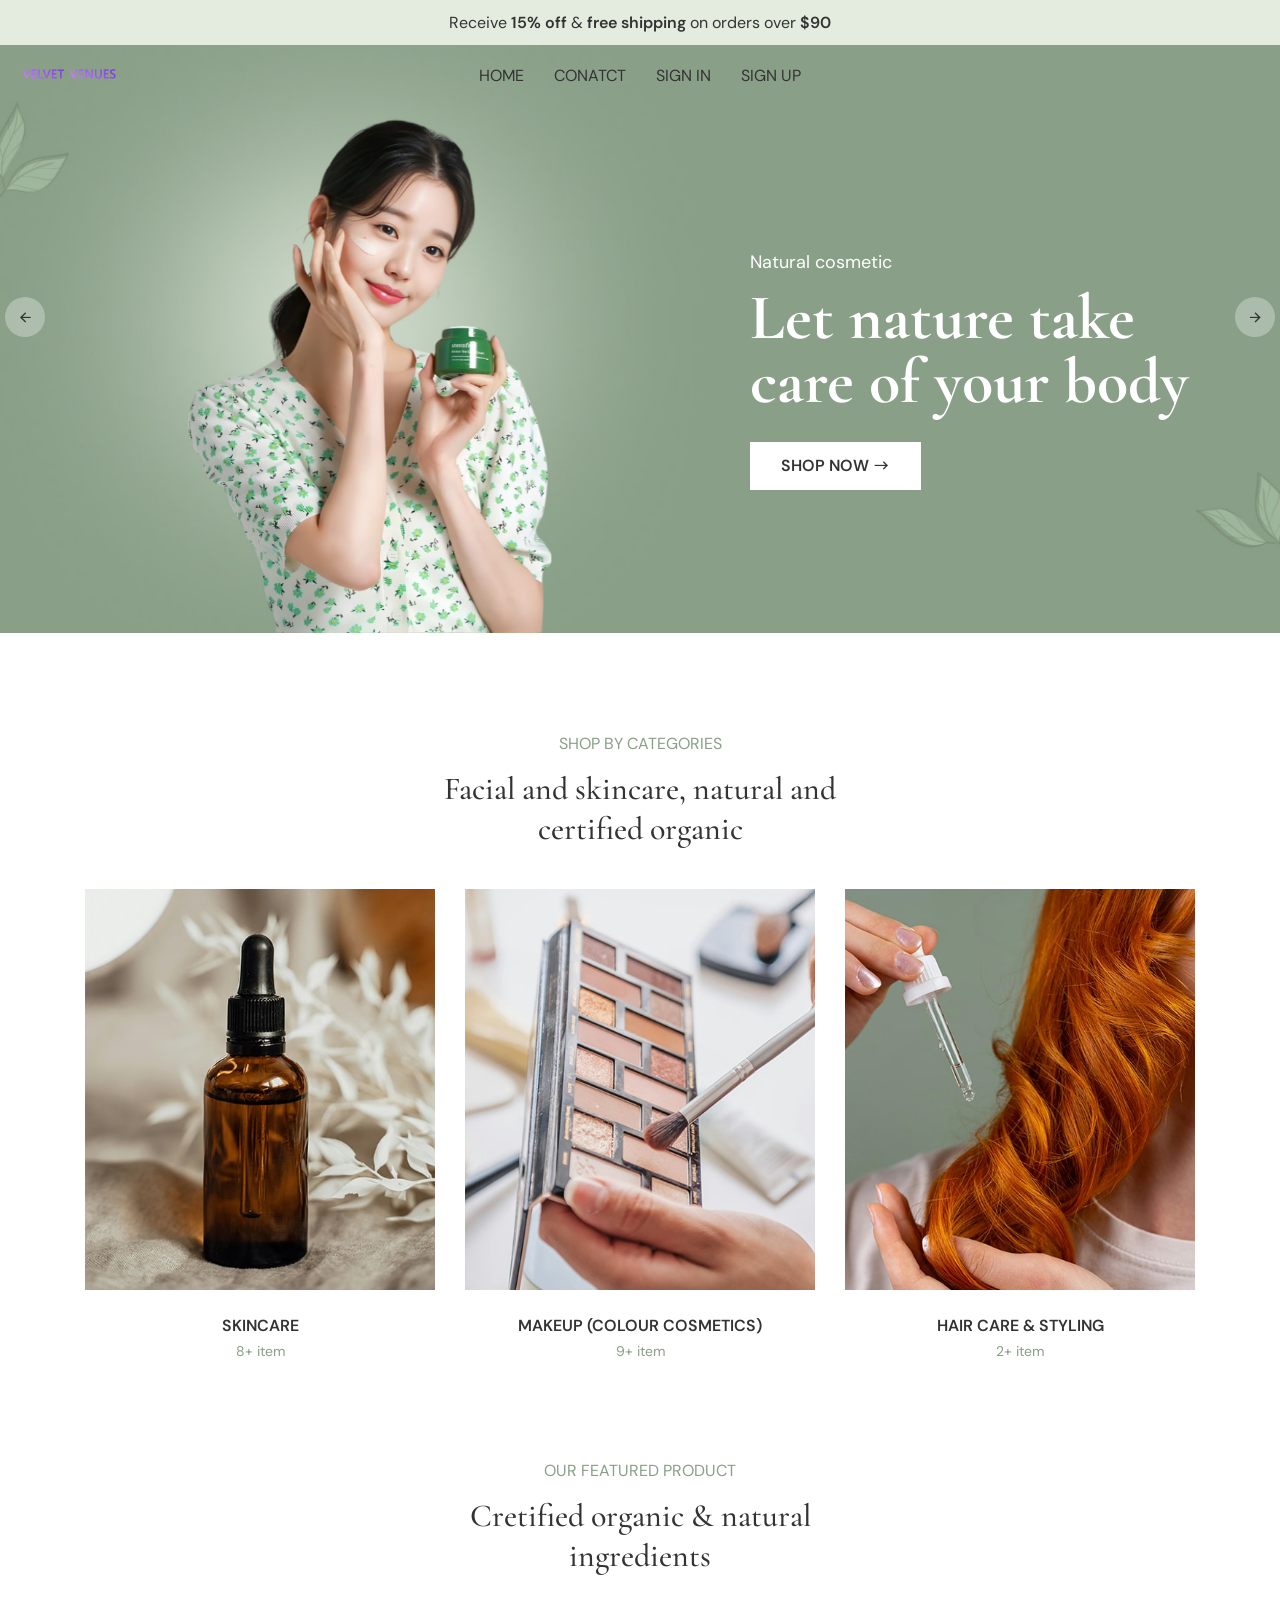
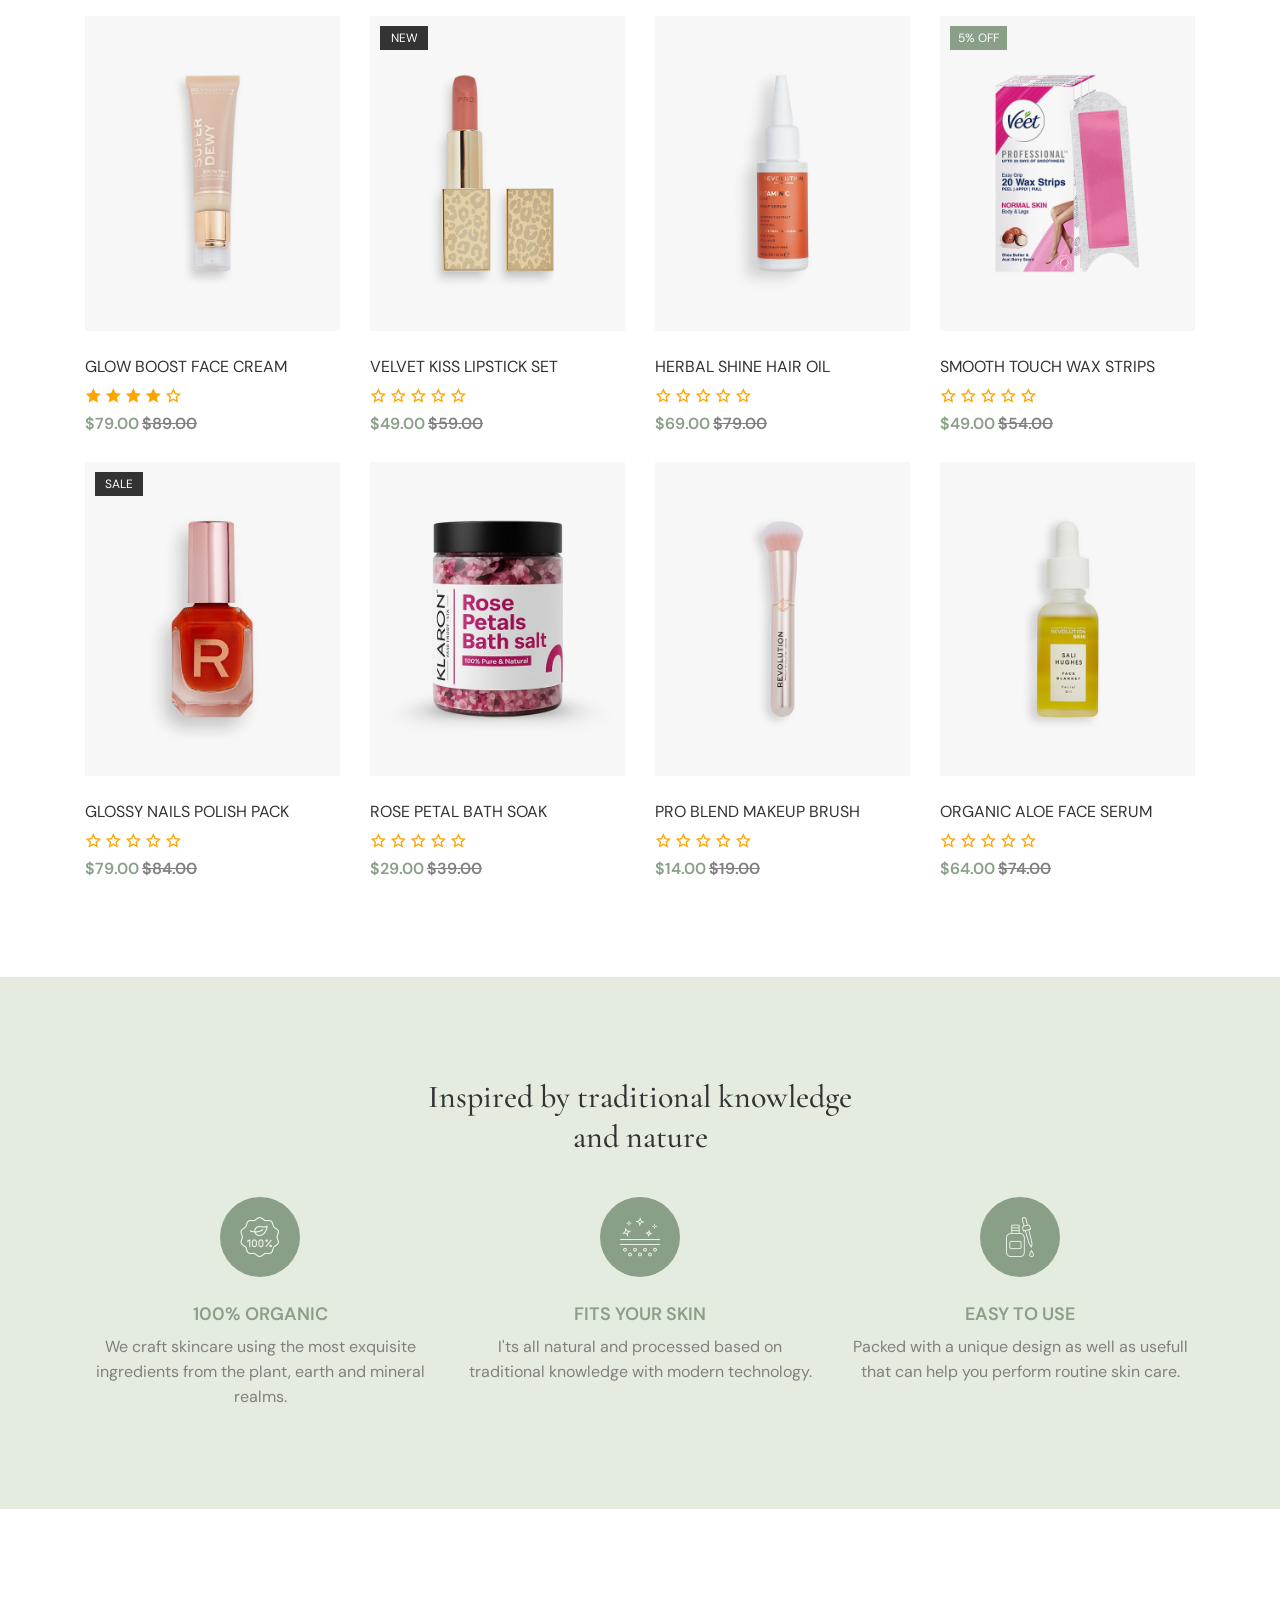
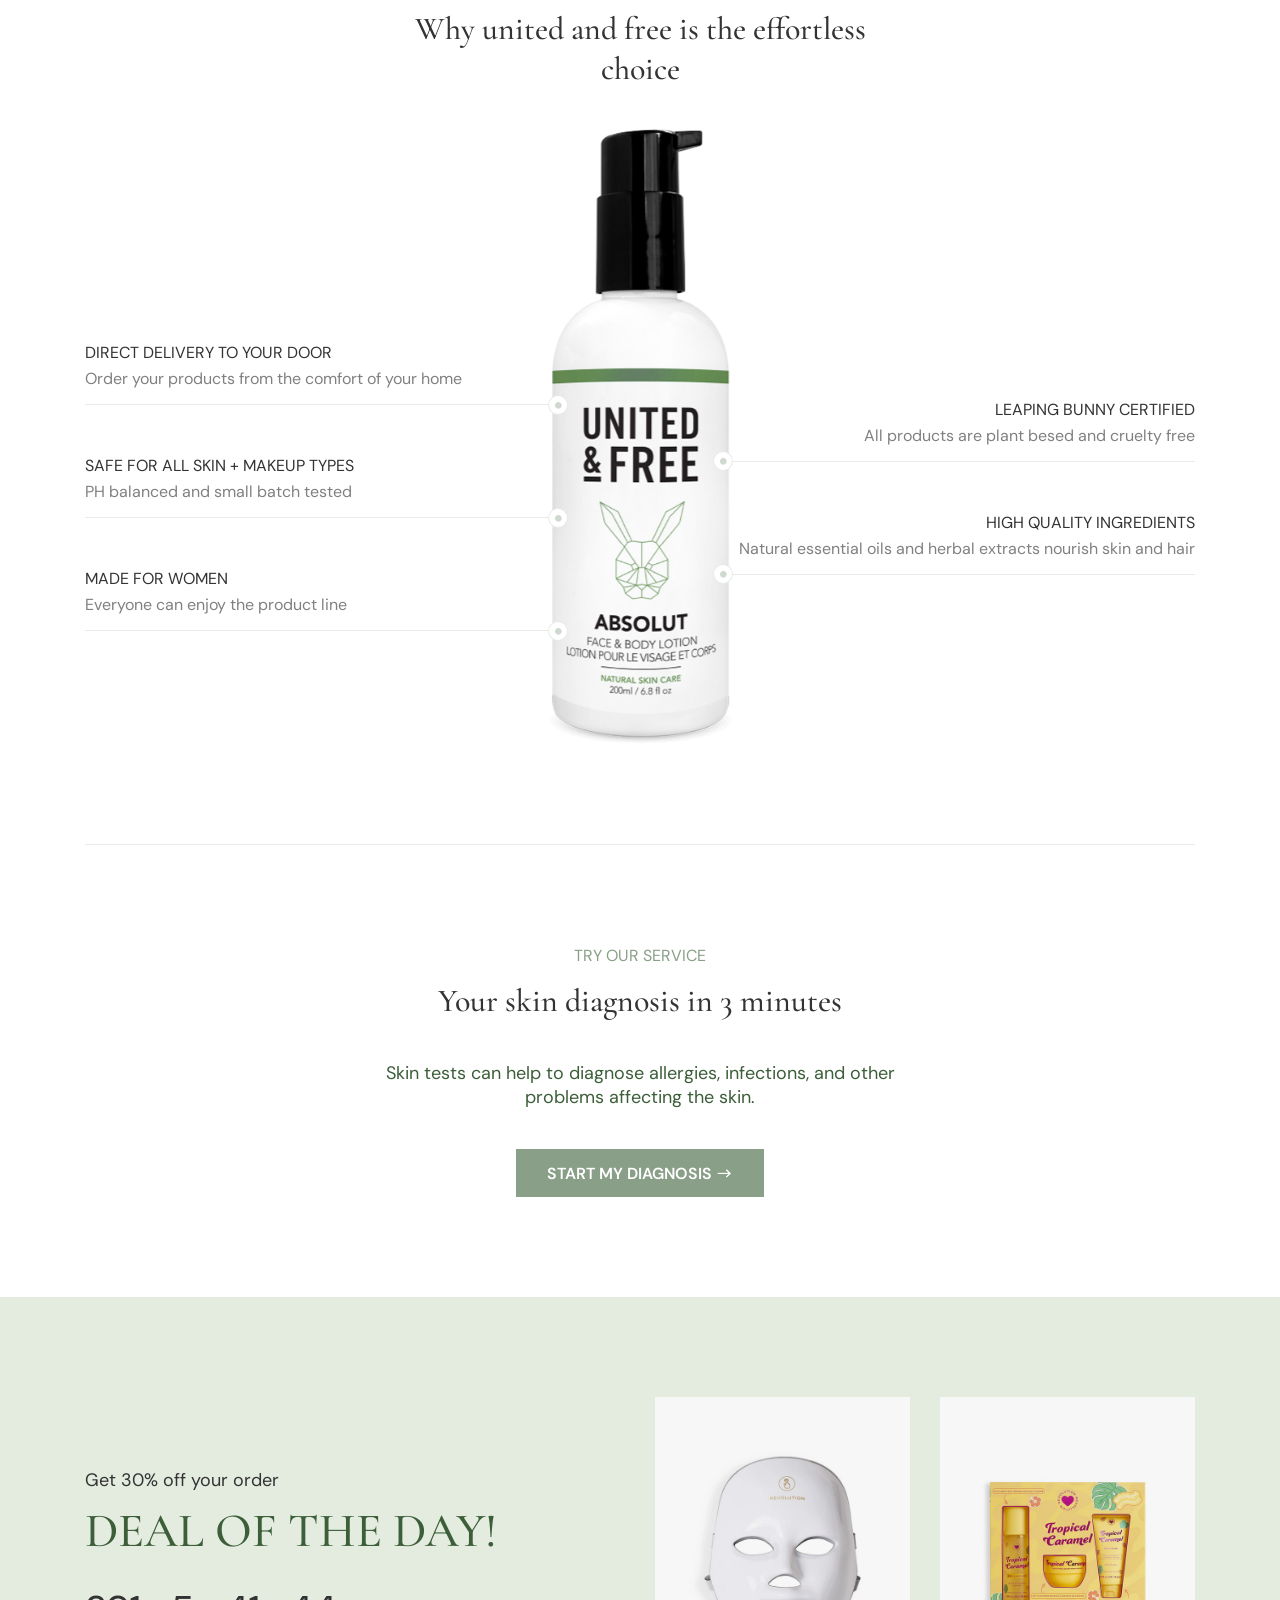
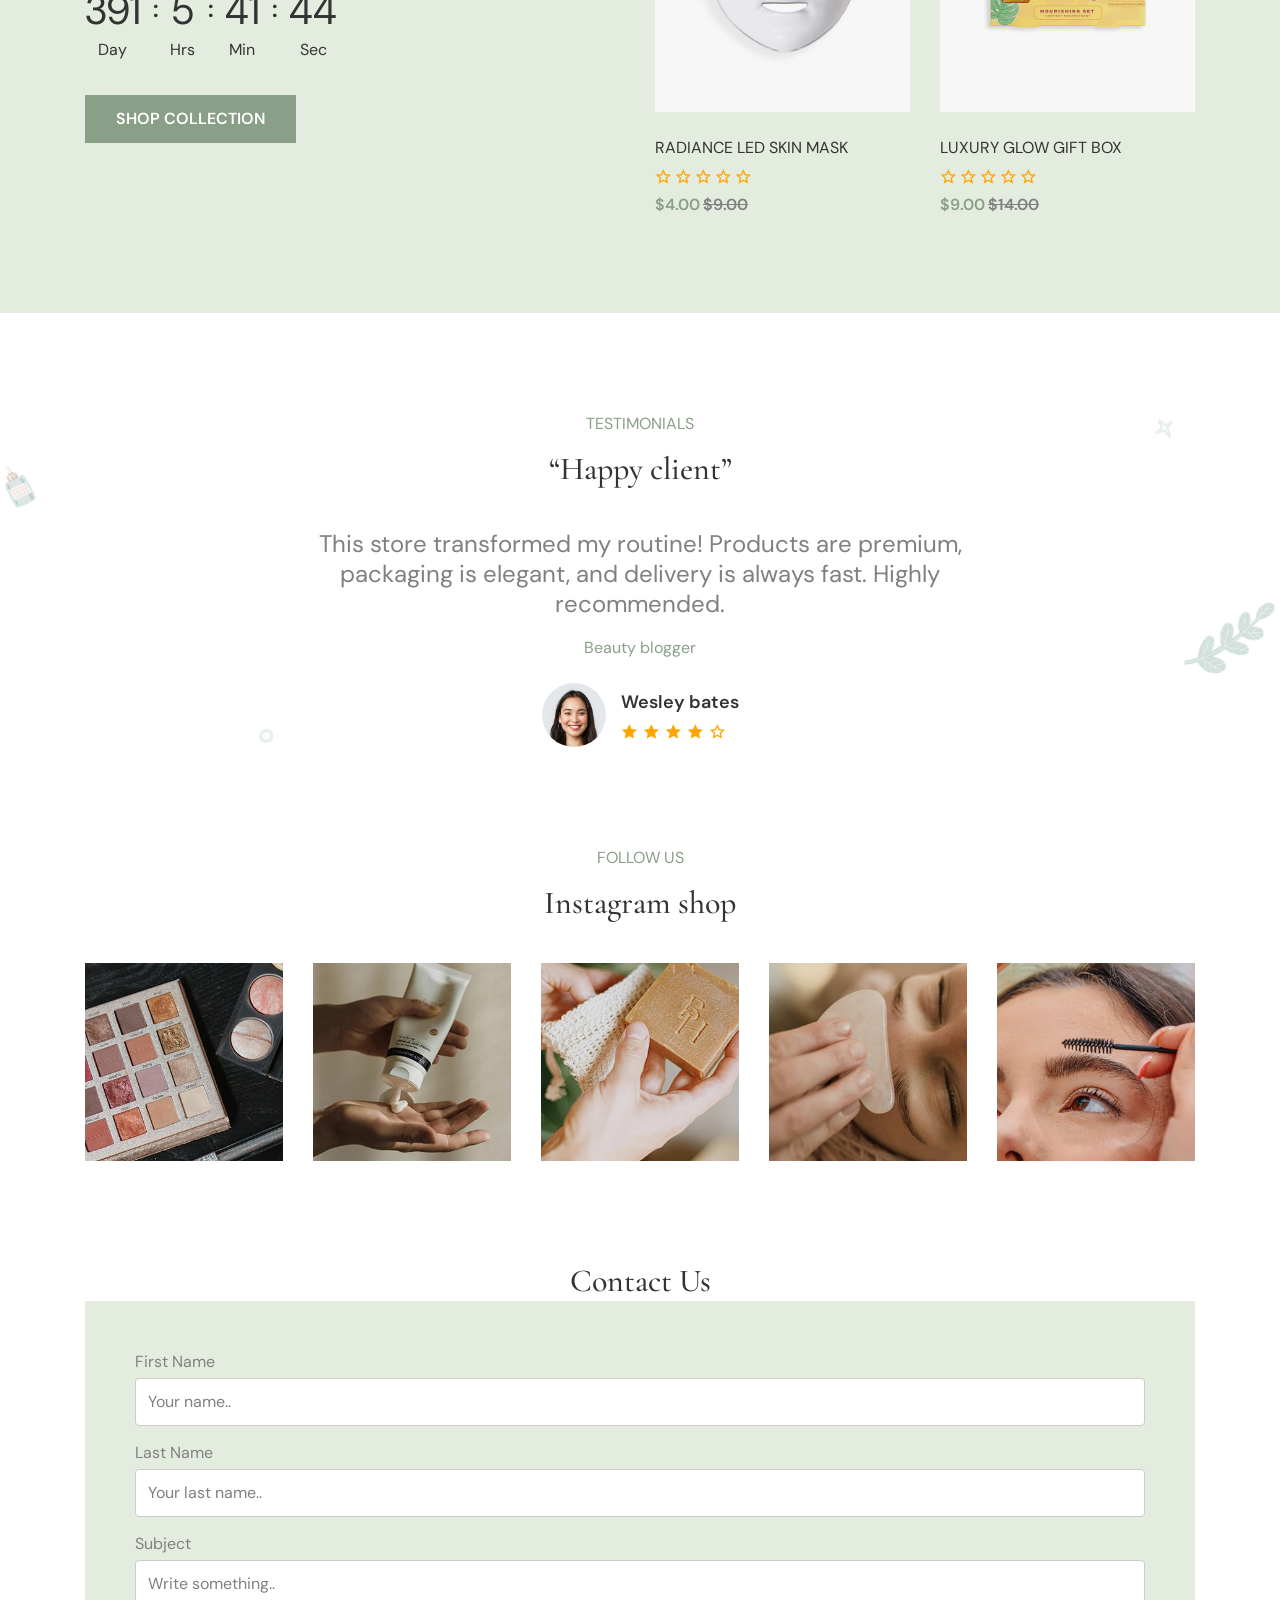
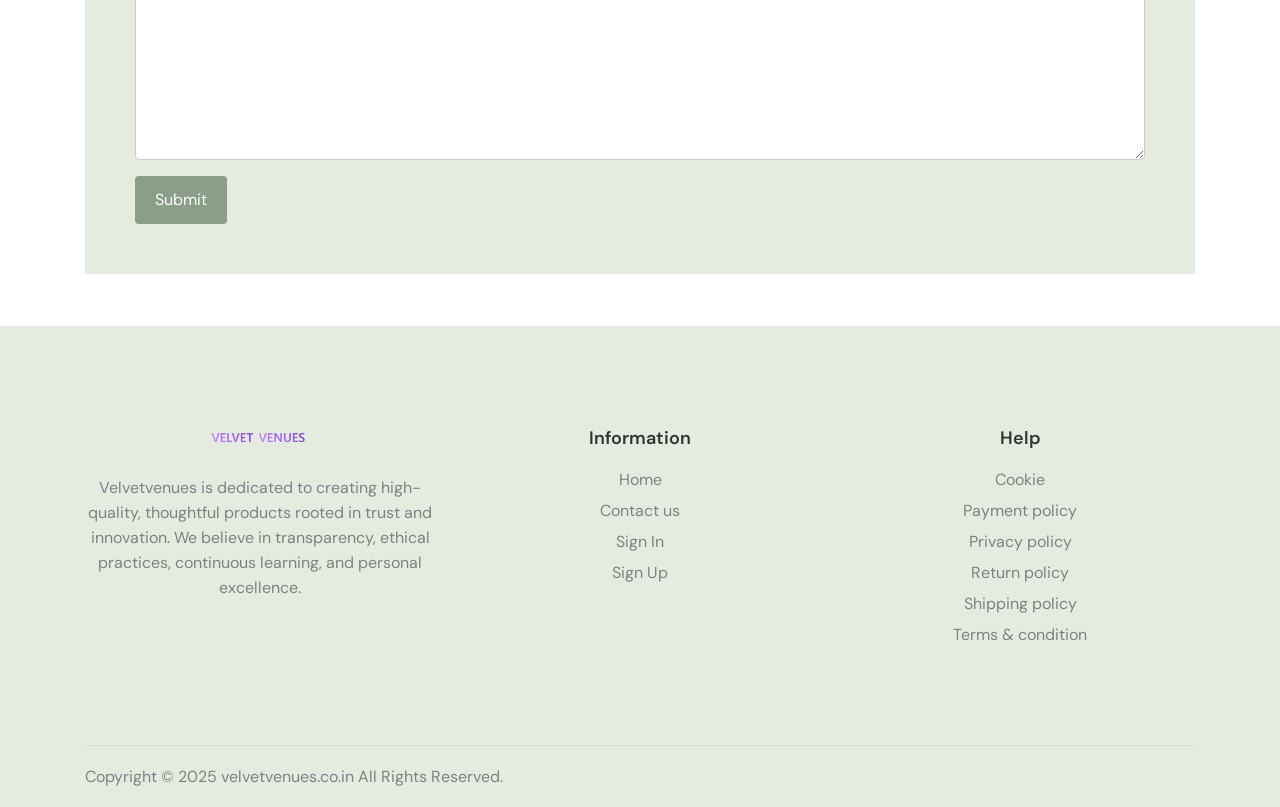
<file: index.html>
<!DOCTYPE html>
<html lang="en">
    
<meta http-equiv="content-type" content="text/html;charset=UTF-8" /><!-- /Added by HTTrack -->
<head>
        <meta charset="utf-8">
        <meta http-equiv="X-UA-Compatible" content="IE=edge">
        <meta name="viewport" content="width=device-width,initial-scale=1">
        <title>Velvetvenues</title>
        <meta name="description" content="Velvetvenues, Velvet venues, VELVETVENUES, VELVET VENUES">
        <meta name="keywords" content="beauty eCommerce template, cosmetics store HTML, skincare shop, makeup online store, Bootstrap 5 beauty theme, responsive beauty website">
        <meta name="author" content="spacingtech_webify">
        <!-- favicon -->
        <link rel="shortcut icon" type="image/favicon" href="assets/image/index2/favicon.png">
        <!-- plugin css -->
        <link rel="stylesheet" type="text/css" href="assets/css/plugin.css">
        <!-- theme css -->
        <link rel="stylesheet" type="text/css" href="assets/css/theme2.css">
        <!-- collection css -->
        <link rel="stylesheet" type="text/css" href="assets/css/collection2.css">
        <!-- blog css -->
        <link rel="stylesheet" type="text/css" href="assets/css/blog2.css">
        <!-- style css -->
        <link rel="stylesheet" type="text/css" href="assets/css/style2.css">
		<style>
		
input[type=text], select, textarea {
  width: 100%;
  padding: 12px;
  border: 1px solid #ccc;
  border-radius: 4px;
  box-sizing: border-box;
  margin-top: 6px;
  margin-bottom: 16px;
  resize: vertical;
}

input[type=submit] {
  background-color: #899f87;
  color: white;
  padding: 12px 20px;
  border: none;
  border-radius: 4px;
  cursor: pointer;
}

input[type=submit]:hover {
  background-color: #899f87;
}


		</style>
    </head>
    <body>
        <!-- preloader start -->
        <div class="preloader position-fixed top-0 start-0 w-100 h-100 body-bg z-index-5">
            <div class="loader-img position-absolute top-0 start-0 w-100 h-100 d-flex align-items-center justify-content-center">
                <img src="assets/image/logo.png" class="width-88 width-xl-120 img-fluid" alt="logo">
            </div>
        </div>
        <!-- preloader end -->
        <!-- newsletter-modal start -->
       <!--  <div class="newsletter-modal modal fade" id="newslettermodal">
            <div class="modal-dialog modal-dialog-centered">
                <div class="modal-content body-bg border-0 br-hidden">
                    <div class="modal-body p-0">
                        <button type="button" class="d-block primary-link icon-16 position-absolute top-0 end-0 mst-15 mer-15" data-bs-dismiss="modal" aria-label="Close"><i class="ri-close-large-line d-block lh-1"></i></button>
                        <div class="newsletter-info">
                            <div class="newsletter-content ptb-30 plr-15 plr-md-30 text-center">
                                <span class="d-block primary-color meb-8 text-uppercase">Don't miss a thing</span>
                                <h2 class="font-24 section-heading-family section-heading-text section-heading-weight section-heading-lh">Join our newsletter and get 11% off your first order</h2>
                                <div class="newsletter-form mst-22">
                                    <form method="post" class="news-form">
                                        <div class="news-wrap d-md-flex">
                                            <input type="email" id="popup-email" name="popup-email" class="width-100 body-bg text-center text-md-start" placeholder="Enter your email">
                                            <button type="submit" class="width-100 width-md-auto btn-style secondary-btn mst-15 mst-md-0 text-nowrap">Subscribe</button>
                                        </div>
                                    </form>
                                </div>
                                <div class="mst-25">
                                    <label class="d-inline-block cust-checkbox-label checkbox-hide">
                                        <input type="checkbox" id="popup-input" name="popup-input" class="cust-checkbox checkbox-hide-btn">
                                        <span class="d-block cust-check"></span>
                                        <span class="login-read">Don't display again</span>
                                    </label>
                                </div>
                            </div>
                        </div>
                        <div class="newsletter-image">
                            <img src="assets/image/newsletter/newsletter-popup.jpg" class="w-100 img-fluid" alt="newsletter-popup">
                        </div>
                    </div>
                </div>
            </div>
        </div> -->
        <!-- newsletter-modal end -->
        <!-- header start -->
        <header id="header" class="main-header">
            <!-- header-top start -->
            <div class="header-top-area">
                <!-- notification-bar start -->
                <div class="notification-bar ptb-12 extra-bg">
                    <div class="container-fluid d-none d-md-block">
                        <div class="heading-color text-center">Receive <span class="heading-weight">15% off</span> & <span class="heading-weight">free shipping</span> on orders over <span class="heading-weight">$90</span></div>
                    </div>
                    <div class="notification-marquee d-flex d-md-none overflow-hidden">
                        <div class="notification-marquee-row d-flex align-items-center">
                            <div class="heading-color psl-15 text-uppercase text-nowrap">Receive <span class="heading-weight">15% off</span> & <span class="heading-weight">free shipping</span> on orders over <span class="heading-weight">$90</span></div>
                            <div class="heading-color psl-15 text-uppercase text-nowrap">Receive <span class="heading-weight">15% off</span> & <span class="heading-weight">free shipping</span> on orders over <span class="heading-weight">$90</span></div>
                        </div>
                        <div class="notification-marquee-row d-flex align-items-center">
                            <div class="heading-color psl-15 text-uppercase text-nowrap">Receive <span class="heading-weight">15% off</span> & <span class="heading-weight">free shipping</span> on orders over <span class="heading-weight">$90</span></div>
                            <div class="heading-color psl-15 text-uppercase text-nowrap">Receive <span class="heading-weight">15% off</span> & <span class="heading-weight">free shipping</span> on orders over <span class="heading-weight">$90</span></div>
                        </div>
                    </div>
                </div>
                <!-- notification-bar end -->
                <!-- header-top-first start -->
                <div class="header-top-first ptb-10 ptb-xl-15">
                    <div class="container-fluid">
                        <div class="row align-items-center header-area">
                            <!-- header-logo start -->
                            <div class="col-6 col-xl-3 header-element header-logo">
                                <div class="header-theme-logo">
                                    <a href="#" class="d-inline-block theme-logo">
                                        <img src="assets/image/logo.png" class="width-88 width-xl-112 img-fluid" alt="logo">
                                    </a>
                                </div>
                            </div>
                            <!-- header-logo end -->
                            <!-- header-menu start -->
                            <div class="col-xl-6 d-none d-xl-block header-element header-menu">
                                <div class="mainmenu-content">
                                    <div class="main-wrap">
                                        <ul class="menu-ul d-flex flex-wrap justify-content-center">
                                            <li class="menu-li">
                                                <a href="#home" class="menu-link d-flex align-items-center ptb-5 plr-15">
                                                    <span class="menu-title text-uppercase">Home</span>
                                                    <span class="icon-16 fw-normal"></span>
                                                </a>
                                              
                                            </li>
											
											<li class="menu-li">
                                                <a href="#conatct" class="menu-link d-flex align-items-center ptb-5 plr-15">
                                                    <span class="menu-title text-uppercase">Conatct</span>
                                                    <span class="icon-16 fw-normal"></span>
                                                </a>
                                              
                                            </li>
											
											
											<li class="menu-li">
                                                <a href="#signin" class="menu-link d-flex align-items-center ptb-5 plr-15">
                                                    <span class="menu-title text-uppercase">Sign In</span>
                                                    <span class="icon-16 fw-normal"></span>
                                                </a>
                                              
                                            </li>
											
											<li class="menu-li">
                                                <a href="#signup" class="menu-link d-flex align-items-center ptb-5 plr-15">
                                                    <span class="menu-title text-uppercase">Sign Up</span>
                                                    <span class="icon-16 fw-normal"></span>
                                                </a>
                                              
                                            </li>
                                            
                                        </ul>
                                    </div>
                                </div>
                            </div>
                            <!-- header-menu end -->
                            <!-- header-icon start -->
                           <!--  <div class="col-6 col-xl-3 header-element header-icon">
                                <div class="header-icon-block d-flex justify-content-end">
                                    <ul class="ul-mt15 flex-nowrap align-items-center header-icon-element">
                                        <li class="header-icon-wrap toggler-wrap d-xl-none">
                                            <div class="header-icon-wrapper">
                                                <a href="javascript:void(0)" class="d-block header-icon-toggler toggler-btn" aria-label="Menu toggler button">
                                                    <span class="d-block header-block-icon icon-16"><i class="ri-menu-line"></i></span>
                                                </a>
                                            </div>
                                        </li>
                                        <li class="header-icon-wrap search-wrap d-md-block">
                                            <div class="header-icon-wrapper">
                                                <a href="#searchmodal" class="d-block header-icon-search" data-bs-toggle="modal" aria-label="Search modal">
                                                    <span class="d-block header-block-icon icon-16"><i class="ri-search-line"></i></span>
                                                </a>
                                            </div>
                                        </li>
                                        <li class="header-icon-wrap user-wrap d-none d-md-block">
                                            <div class="header-icon-wrapper">
                                                <a href="login.html" class="d-block header-icon-user" aria-label="Login user">
                                                    <span class="d-block header-block-icon icon-16"><i class="ri-user-3-line"></i></span>
                                                </a>
                                            </div>
                                        </li>
                                        <li class="header-icon-wrap wishlist-wrap d-none d-md-block">
                                            <div class="header-icon-wrapper">
                                                <a href="wishlist.html" class="d-block header-icon-wishlist">
                                                    <span class="header-block-icon-wrap primary-link ul-mt5 align-items-center">
                                                        <span class="header-block-icon icon-16"><i class="ri-heart-line"></i></span>
                                                        <span class="heading-weight">-</span>
                                                        <span class="header-block-counter wishlist-counter">4</span>
                                                    </span>
                                                </a>
                                            </div>
                                        </li>
                                        <li class="header-icon-wrap cart-wrap d-none d-md-block">
                                            <div class="header-icon-wrapper">
                                                <a href="javascript:void(0)" class="d-block header-icon-cart js-cart-drawer">
                                                    <span class="header-block-icon-wrap primary-link ul-mt5 align-items-center">
                                                        <span class="header-block-icon icon-16"><i class="ri-shopping-bag-3-line"></i></span>
                                                        <span class="heading-weight">-</span>
                                                        <span class="header-block-counter cart-counter">4</span>
                                                    </span>
                                                </a>
                                            </div>
                                        </li>
                                    </ul>
                                </div>
                            </div> -->
                            <!-- header-icon end -->
                        </div>
                    </div>
                </div>
                <!-- header-top-first end -->
            </div>
            <!-- header-top end -->
        </header>
        <!-- header end -->
        <!-- main start -->
        <main id="main">
            <!-- main-slider start -->
            <section class="slider-content">
                <div class="home-slider swiper" id="home-slider">
                    <div class="swiper-wrapper">
                        <div class="swiper-slide" data-animate="animate__fadeIn">
                            <div class="slider-image position-relative d-flex align-items-center">
                                <div class="slide-img">
                                    <img src="assets/image/index2/slider-1.jpg" class="w-100 img-fluid d-none d-md-block" alt="slider-1">
                                    <img src="assets/image/index2/slider-mobile1.jpg" class="w-100 img-fluid d-md-none" alt="slider-mobile1">
                                </div>
                                <div class="container position-absolute start-0 end-0 z-1 slider-container">
                                    <div class="row">
                                        <div class="col-7 col-sm-6 col-lg-5 ms-auto">
                                            <span class="d-block extra-color font-18 meb-3 meb-sm-6 meb-xl-12 meb-xxl-20">Natural cosmetic</span>
                                            <h2 class="extra-color font-32 font-sm-40 font-xl-64 font-xxl-72 section-heading-family section-heading-text fw-bold lh-1">Let nature take care of your body</h2>
                                            <a href="#" class="primary-btn height-40 height-sm-48 d-inline-flex align-items-center justify-content-center ptb-10 plr-20 plr-md-30 mst-14 mst-sm-23 mst-xl-28 mst-xxl-37 text-uppercase heading-weight">Shop now<i class="ri-arrow-right-long-line msl-4 fw-normal"></i></a>
                                        </div>
                                    </div>
                                </div>
                            </div>
                        </div>
                        <div class="swiper-slide" data-animate="animate__fadeIn">
                            <div class="slider-image position-relative d-flex align-items-center">
                                <div class="slide-img">
                                    <img src="assets/image/index2/slider-2.jpg" class="w-100 img-fluid d-none d-md-block" alt="slider-2">
                                    <img src="assets/image/index2/slider-mobile2.jpg" class="w-100 img-fluid d-md-none" alt="slider-mobile2">
                                </div>
                                <div class="container position-absolute start-0 end-0 z-1 slider-container">
                                    <div class="row">
                                        <div class="col-7 col-sm-6 col-lg-5 ms-auto">
                                            <span class="d-block extra-color font-18 meb-3 meb-sm-6 meb-xl-12 meb-xxl-20">Crafted radiance</span>
                                            <h2 class="extra-color font-32 font-sm-40 font-xl-64 font-xxl-72 section-heading-family section-heading-text fw-bold lh-1">Where every glow look feels right</h2>
                                            <a href="#" class="primary-btn height-40 height-sm-48 d-inline-flex align-items-center justify-content-center ptb-10 plr-20 plr-md-30 mst-14 mst-sm-23 mst-xl-28 mst-xxl-37 text-uppercase heading-weight">Shop now<i class="ri-arrow-right-long-line msl-4 fw-normal"></i></a>
                                        </div>
                                    </div>
                                </div>
                            </div>
                        </div>
                        <div class="swiper-slide" data-animate="animate__fadeIn">
                            <div class="slider-image position-relative d-flex align-items-center">
                                <div class="slide-img">
                                    <img src="assets/image/index2/slider-3.jpg" class="w-100 img-fluid d-none d-md-block" alt="slider-3">
                                    <img src="assets/image/index2/slider-mobile3.jpg" class="w-100 img-fluid d-md-none" alt="slider-mobile3">
                                </div>
                                <div class="container position-absolute start-0 end-0 z-1 slider-container">
                                    <div class="row">
                                        <div class="col-7 col-sm-6 col-lg-5 ms-auto">
                                            <span class="d-block extra-color font-18 meb-3 meb-sm-6 meb-xl-12 meb-xxl-20">Natural brilliance</span>
                                            <h2 class="extra-color font-32 font-sm-40 font-xl-64 font-xxl-72 section-heading-family section-heading-text fw-bold lh-1">Beauty essentials made personal</h2>
                                            <a href="#" class="primary-btn height-40 height-sm-48 d-inline-flex align-items-center justify-content-center ptb-10 plr-20 plr-md-30 mst-14 mst-sm-23 mst-xl-28 mst-xxl-37 text-uppercase heading-weight">Shop now<i class="ri-arrow-right-long-line msl-4 fw-normal"></i></a>
                                        </div>
                                    </div>
                                </div>
                            </div>
                        </div>
                    </div>
                    <div class="swiper-buttons d-none d-xl-block" data-animate="animate__fadeIn">
                        <div class="swiper-buttons-wrap">
                            <button type="button" class="swiper-prev swiper-prev-homeslider icon-16 width-40 height-40 position-absolute top-50 translate-middle-y z-1" aria-label="Arrow previous"><i class="ri-arrow-left-line d-block lh-1"></i></button>
                            <button type="button" class="swiper-next swiper-next-homeslider icon-16 width-40 height-40 position-absolute top-50 translate-middle-y z-1" aria-label="Arrow next"><i class="ri-arrow-right-line d-block lh-1"></i></button>
                        </div>
                    </div>
                    <div class="swiper-dots d-xl-none position-absolute bottom-0 start-50 translate-middle-x z-1 meb-15 meb-md-30" data-animate="animate__fadeIn">
                        <div class="swiper-pagination swiper-pagination-homeslider d-flex flex-wrap"></div>
                    </div>
                </div>
            </section>
            <!-- main-slider end -->
            <!-- category-slider start -->
            <section class="category-slider section-pt bg-img" data-bgimg="assets/image/index2/cat-bgimg.png">
                <div class="container">
                    <div class="cat-category">
                        <div class="section-capture text-center">
                            <span class="sub-title" data-animate="animate__fadeIn">Shop by categories</span>
                            <div class="section-title" data-animate="animate__fadeIn">
                                <h2 class="section-heading">Facial and skincare, natural and certified organic</h2>
                            </div>
                        </div>
                        <div class="cat-wrap">
                            <div class="cat-slider swiper" id="cat-slider">
                                <div class="swiper-wrapper">
                                    <div class="swiper-slide" data-animate="animate__fadeIn">
                                        <div class="cat-block banner-hover text-center">
                                            <a href="#" class="d-block cat-img banner-img br-hidden">
                                                <img src="assets/image/index2/cat-1.jpg" class="w-100 img-fluid" alt="cat-1">
                                            </a>
                                            <div class="cat-content pst-25">
                                                <span class="d-block heading-weight"><a href="#" class="d-block primary-link text-uppercase">Skincare</a></span>
                                                <span class="d-block primary-color font-14 mst-6">8+ item</span>
                                            </div>
                                        </div>
                                    </div>
                                    <div class="swiper-slide" data-animate="animate__fadeIn">
                                        <div class="cat-block banner-hover text-center">
                                            <a href="#" class="d-block cat-img banner-img br-hidden">
                                                <img src="assets/image/index2/cat-2.jpg" class="w-100 img-fluid" alt="cat-2">
                                            </a>
                                            <div class="cat-content pst-25">
                                                <span class="d-block heading-weight"><a href="#" class="d-block primary-link text-uppercase">Makeup (colour cosmetics)</a></span>
                                                <span class="d-block primary-color font-14 mst-6">9+ item</span>
                                            </div>
                                        </div>
                                    </div>
                                    <div class="swiper-slide" data-animate="animate__fadeIn">
                                        <div class="cat-block banner-hover text-center">
                                            <a href="#" class="d-block cat-img banner-img br-hidden">
                                                <img src="assets/image/index2/cat-3.jpg" class="w-100 img-fluid" alt="cat-3">
                                            </a>
                                            <div class="cat-content pst-25">
                                                <span class="d-block heading-weight"><a href="#" class="d-block primary-link text-uppercase">Hair care & styling</a></span>
                                                <span class="d-block primary-color font-14 mst-6">2+ item</span>
                                            </div>
                                        </div>
                                    </div>
                                    <div class="swiper-slide" data-animate="animate__fadeIn">
                                        <div class="cat-block banner-hover text-center">
                                            <a href="#" class="d-block cat-img banner-img br-hidden">
                                                <img src="assets/image/index2/cat-4.jpg" class="w-100 img-fluid" alt="cat-4">
                                            </a>
                                            <div class="cat-content pst-25">
                                                <span class="d-block heading-weight"><a href="#" class="d-block primary-link text-uppercase">Hair removal (epilation)</a></span>
                                                <span class="d-block primary-color font-14 mst-6">15+ item</span>
                                            </div>
                                        </div>
                                    </div>
                                    <div class="swiper-slide" data-animate="animate__fadeIn">
                                        <div class="cat-block banner-hover text-center">
                                            <a href="#" class="d-block cat-img banner-img br-hidden">
                                                <img src="assets/image/index2/cat-5.jpg" class="w-100 img-fluid" alt="cat-5">
                                            </a>
                                            <div class="cat-content pst-25">
                                                <span class="d-block heading-weight"><a href="#" class="d-block primary-link text-uppercase">Fragrances</a></span>
                                                <span class="d-block primary-color font-14 mst-6">10+ item</span>
                                            </div>
                                        </div>
                                    </div>
                                </div>
                            </div>
                            <div class="swiper-buttons">
                                <div class="swiper-buttons-wrap">
                                    <button type="button" class="swiper-prev swiper-prev-cat" aria-label="Arrow previous"><i class="ri-arrow-left-line d-block lh-1"></i></button>
                                    <button type="button" class="swiper-next swiper-next-cat" aria-label="Arrow next"><i class="ri-arrow-right-line d-block lh-1"></i></button>
                                </div>
                            </div>
                            <div class="swiper-dots" data-animate="animate__fadeIn">
                                <div class="swiper-pagination swiper-pagination-cat"></div>
                            </div>
                            <div class="view-button d-none" data-animate="animate__fadeIn">
                                <a href="#" class="btn-style tertiary-btn">Shop more</a>
                            </div>
                        </div>
                    </div>
                </div>
            </section>
            <!-- category-slider end -->
            <!-- category-product start -->
            <section class="category-product section-ptb">
                <div class="container">
                    <div class="collection-category">
                        <div class="section-capture text-center">
                            <span class="sub-title" data-animate="animate__fadeIn">Our featured product</span>
                            <div class="section-title" data-animate="animate__fadeIn">
                                <h2 class="section-heading">Cretified organic & natural ingredients</h2>
                            </div>
                        </div>
                        <div class="collection-wrap">
                            <div class="collection-product-slider swiper" id="trend-product-slider">
                                <div class="swiper-wrapper">
                                    <div class="swiper-slide" data-animate="animate__fadeIn">
                                        <div class="single-product">
                                            <div class="row single-product-wrap">
                                                <div class="product-image-col">
                                                    <div class="product-image">
                                                        <a href="#" class="pro-img">
                                                            <img src="assets/image/product/p-1.jpg" class="w-100 img-fluid img1" alt="p-1">
                                                            <img src="assets/image/product/p-2.jpg" class="w-100 img-fluid img2" alt="p-2">
                                                        </a>
                                                        <div class="product-action-wrap">
                                                            <div class="product-action">
                                                                <a href="javascript:void(0)" class="add-to-wishlist">
                                                                    <span class="product-icon"><i class="ri-heart-line d-block icon-16 lh-1"></i></span>
                                                                    <span class="tooltip-text">wishlist</span>
                                                                </a>
                                                                <a href="#quickview-modal" data-bs-toggle="modal" class="quick-view">
                                                                    <span class="product-icon"><i class="ri-eye-line d-block icon-16 lh-1"></i></span>
                                                                    <span class="tooltip-text">quickview</span>
                                                                </a>
                                                            </div>
                                                        </div>
                                                        <div class="product-cart-action">
                                                            <a href="javascript:void(0)" class="add-to-cart">
                                                                <span class="product-icon">
                                                                    <span class="product-bag-icon icon-16">Add to cart</span>
                                                                    <span class="product-loader-icon icon-16"><i class="ri-loader-4-line d-block lh-1"></i></span>
                                                                    <span class="product-check-icon icon-16"><i class="ri-check-line d-block lh-1"></i></span>
                                                                </span>
                                                            </a>
                                                        </div>
                                                    </div>
                                                </div>
                                                <div class="product-content">
                                                    <div class="pro-content">
                                                        <div class="product-title">
                                                            <span class="d-block"><a href="#" class="primary-link text-uppercase">Glow boost face cream</a></span>
                                                        </div>
                                                        <div class="product-ratting">
                                                            <span class="review-ratting">
                                                                <span class="review-star">
                                                                    <i class="ri-star-fill"></i>
                                                                    <i class="ri-star-fill"></i>
                                                                    <i class="ri-star-fill"></i>
                                                                    <i class="ri-star-fill"></i>
                                                                    <i class="ri-star-line"></i>
                                                                </span>
                                                                <span class="review-average">4.0<span class="review-caption">2.0</span></span>
                                                            </span>
                                                        </div>
                                                        <div class="product-price">
                                                            <div class="price-box heading-weight">
                                                                <span class="new-price primary-color">$79.00</span>
                                                                <span class="old-price text-decoration-line-through">$89.00</span>
                                                            </div>
                                                        </div>
                                                        <div class="product-description">
                                                            <p>Lorem Ipsum is simply dummy text of the printing and typesetting industry It is a long established fact that a will be distracted by the readable of at</p>
                                                        </div>
                                                        <div class="product-action-wrap">
                                                            <div class="product-action">
                                                                <a href="javascript:void(0)" class="add-to-wishlist">
                                                                    <span class="product-icon"><i class="ri-heart-line d-block icon-16 lh-1"></i></span>
                                                                    <span class="tooltip-text">wishlist</span>
                                                                </a>
                                                                <a href="javascript:void(0)" class="add-to-cart">
                                                                    <span class="product-icon">
                                                                        <span class="product-bag-icon icon-16"><i class="ri-shopping-bag-3-line d-block lh-1"></i></span>
                                                                        <span class="product-loader-icon icon-16"><i class="ri-loader-4-line d-block lh-1"></i></span>
                                                                        <span class="product-check-icon icon-16"><i class="ri-check-line d-block lh-1"></i></span>
                                                                    </span>
                                                                    <span class="tooltip-text">add to cart</span>
                                                                </a>
                                                                <a href="#quickview-modal" data-bs-toggle="modal" class="quick-view">
                                                                    <span class="product-icon"><i class="ri-eye-line d-block icon-16 lh-1"></i></span>
                                                                    <span class="tooltip-text">quickview</span>
                                                                </a>
                                                            </div>
                                                        </div>
                                                    </div>
                                                </div>
                                            </div>
                                        </div>
                                    </div>
                                    <div class="swiper-slide" data-animate="animate__fadeIn">
                                        <div class="single-product">
                                            <div class="row single-product-wrap">
                                                <div class="product-image-col">
                                                    <div class="product-image">
                                                        <a href="#" class="pro-img">
                                                            <img src="assets/image/product/p-3.jpg" class="w-100 img-fluid img1" alt="p-3">
                                                            <img src="assets/image/product/p-4.jpg" class="w-100 img-fluid img2" alt="p-4">
                                                            <span class="product-label product-label-new product-label-left">New</span>
                                                        </a>
                                                        <div class="product-action-wrap">
                                                            <div class="product-action">
                                                                <a href="javascript:void(0)" class="add-to-wishlist">
                                                                    <span class="product-icon"><i class="ri-heart-line d-block icon-16 lh-1"></i></span>
                                                                    <span class="tooltip-text">wishlist</span>
                                                                </a>
                                                                <a href="#quickview-modal" data-bs-toggle="modal" class="quick-view">
                                                                    <span class="product-icon"><i class="ri-eye-line d-block icon-16 lh-1"></i></span>
                                                                    <span class="tooltip-text">quickview</span>
                                                                </a>
                                                            </div>
                                                        </div>
                                                        <div class="product-cart-action">
                                                            <a href="javascript:void(0)" class="add-to-cart">
                                                                <span class="product-icon">
                                                                    <span class="product-bag-icon icon-16">Add to cart</span>
                                                                    <span class="product-loader-icon icon-16"><i class="ri-loader-4-line d-block lh-1"></i></span>
                                                                    <span class="product-check-icon icon-16"><i class="ri-check-line d-block lh-1"></i></span>
                                                                </span>
                                                            </a>
                                                        </div>
                                                    </div>
                                                </div>
                                                <div class="product-content">
                                                    <div class="pro-content">
                                                        <div class="product-title">
                                                            <span class="d-block"><a href="#" class="primary-link text-uppercase">Velvet kiss lipstick set</a></span>
                                                        </div>
                                                        <div class="product-ratting">
                                                            <span class="review-ratting">
                                                                <span class="review-star">
                                                                    <i class="ri-star-line"></i>
                                                                    <i class="ri-star-line"></i>
                                                                    <i class="ri-star-line"></i>
                                                                    <i class="ri-star-line"></i>
                                                                    <i class="ri-star-line"></i>
                                                                </span>
                                                                <span class="review-average">0.0<span class="review-caption">0</span></span>
                                                            </span>
                                                        </div>
                                                        <div class="product-price">
                                                            <div class="price-box heading-weight">
                                                                <span class="new-price primary-color">$49.00</span>
                                                                <span class="old-price text-decoration-line-through">$59.00</span>
                                                            </div>
                                                        </div>
                                                        <div class="product-description">
                                                            <p>Lorem Ipsum is simply dummy text of the printing and typesetting industry It is a long established fact that a will be distracted by the readable of at</p>
                                                        </div>
                                                        <div class="product-action-wrap">
                                                            <div class="product-action">
                                                                <a href="javascript:void(0)" class="add-to-wishlist">
                                                                    <span class="product-icon"><i class="ri-heart-line d-block icon-16 lh-1"></i></span>
                                                                    <span class="tooltip-text">wishlist</span>
                                                                </a>
                                                                <a href="javascript:void(0)" class="add-to-cart">
                                                                    <span class="product-icon">
                                                                        <span class="product-bag-icon icon-16"><i class="ri-shopping-bag-3-line d-block lh-1"></i></span>
                                                                        <span class="product-loader-icon icon-16"><i class="ri-loader-4-line d-block lh-1"></i></span>
                                                                        <span class="product-check-icon icon-16"><i class="ri-check-line d-block lh-1"></i></span>
                                                                    </span>
                                                                    <span class="tooltip-text">add to cart</span>
                                                                </a>
                                                                <a href="#quickview-modal" data-bs-toggle="modal" class="quick-view">
                                                                    <span class="product-icon"><i class="ri-eye-line d-block icon-16 lh-1"></i></span>
                                                                    <span class="tooltip-text">quickview</span>
                                                                </a>
                                                            </div>
                                                        </div>
                                                    </div>
                                                </div>
                                            </div>
                                        </div>
                                    </div>
                                    <div class="swiper-slide" data-animate="animate__fadeIn">
                                        <div class="single-product">
                                            <div class="row single-product-wrap">
                                                <div class="product-image-col">
                                                    <div class="product-image">
                                                        <a href="#" class="pro-img">
                                                            <img src="assets/image/product/p-5.jpg" class="w-100 img-fluid img1" alt="p-5">
                                                            <img src="assets/image/product/p-6.jpg" class="w-100 img-fluid img2" alt="p-6">
                                                        </a>
                                                        <div class="product-action-wrap">
                                                            <div class="product-action">
                                                                <a href="javascript:void(0)" class="add-to-wishlist">
                                                                    <span class="product-icon"><i class="ri-heart-line d-block icon-16 lh-1"></i></span>
                                                                    <span class="tooltip-text">wishlist</span>
                                                                </a>
                                                                <a href="#quickview-modal" data-bs-toggle="modal" class="quick-view">
                                                                    <span class="product-icon"><i class="ri-eye-line d-block icon-16 lh-1"></i></span>
                                                                    <span class="tooltip-text">quickview</span>
                                                                </a>
                                                            </div>
                                                        </div>
                                                        <div class="product-cart-action">
                                                            <a href="javascript:void(0)" class="add-to-cart">
                                                                <span class="product-icon">
                                                                    <span class="product-bag-icon icon-16">Add to cart</span>
                                                                    <span class="product-loader-icon icon-16"><i class="ri-loader-4-line d-block lh-1"></i></span>
                                                                    <span class="product-check-icon icon-16"><i class="ri-check-line d-block lh-1"></i></span>
                                                                </span>
                                                            </a>
                                                        </div>
                                                    </div>
                                                </div>
                                                <div class="product-content">
                                                    <div class="pro-content">
                                                        <div class="product-title">
                                                            <span class="d-block"><a href="#" class="primary-link text-uppercase">Herbal shine hair oil</a></span>
                                                        </div>
                                                        <div class="product-ratting">
                                                            <span class="review-ratting">
                                                                <span class="review-star">
                                                                    <i class="ri-star-line"></i>
                                                                    <i class="ri-star-line"></i>
                                                                    <i class="ri-star-line"></i>
                                                                    <i class="ri-star-line"></i>
                                                                    <i class="ri-star-line"></i>
                                                                </span>
                                                                <span class="review-average">0.0<span class="review-caption">0</span></span>
                                                            </span>
                                                        </div>
                                                        <div class="product-price">
                                                            <div class="price-box heading-weight">
                                                                <span class="new-price primary-color">$69.00</span>
                                                                <span class="old-price text-decoration-line-through">$79.00</span>
                                                            </div>
                                                        </div>
                                                        <div class="product-description">
                                                            <p>Lorem Ipsum is simply dummy text of the printing and typesetting industry It is a long established fact that a will be distracted by the readable of at</p>
                                                        </div>
                                                        <div class="product-action-wrap">
                                                            <div class="product-action">
                                                                <a href="javascript:void(0)" class="add-to-wishlist">
                                                                    <span class="product-icon"><i class="ri-heart-line d-block icon-16 lh-1"></i></span>
                                                                    <span class="tooltip-text">wishlist</span>
                                                                </a>
                                                                <a href="javascript:void(0)" class="add-to-cart">
                                                                    <span class="product-icon">
                                                                        <span class="product-bag-icon icon-16"><i class="ri-shopping-bag-3-line d-block lh-1"></i></span>
                                                                        <span class="product-loader-icon icon-16"><i class="ri-loader-4-line d-block lh-1"></i></span>
                                                                        <span class="product-check-icon icon-16"><i class="ri-check-line d-block lh-1"></i></span>
                                                                    </span>
                                                                    <span class="tooltip-text">add to cart</span>
                                                                </a>
                                                                <a href="#quickview-modal" data-bs-toggle="modal" class="quick-view">
                                                                    <span class="product-icon"><i class="ri-eye-line d-block icon-16 lh-1"></i></span>
                                                                    <span class="tooltip-text">quickview</span>
                                                                </a>
                                                            </div>
                                                        </div>
                                                    </div>
                                                </div>
                                            </div>
                                        </div>
                                    </div>
                                    <div class="swiper-slide" data-animate="animate__fadeIn">
                                        <div class="single-product">
                                            <div class="row single-product-wrap">
                                                <div class="product-image-col">
                                                    <div class="product-image">
                                                        <a href="#" class="pro-img">
                                                            <img src="assets/image/product/p-7.jpg" class="w-100 img-fluid img1" alt="p-7">
                                                            <img src="assets/image/product/p-8.jpg" class="w-100 img-fluid img2" alt="p-8">
                                                            <span class="product-label product-label-discount product-label-left">5% Off</span>
                                                        </a>
                                                        <div class="product-action-wrap">
                                                            <div class="product-action">
                                                                <a href="javascript:void(0)" class="add-to-wishlist">
                                                                    <span class="product-icon"><i class="ri-heart-line d-block icon-16 lh-1"></i></span>
                                                                    <span class="tooltip-text">wishlist</span>
                                                                </a>
                                                                <a href="#quickview-modal" data-bs-toggle="modal" class="quick-view">
                                                                    <span class="product-icon"><i class="ri-eye-line d-block icon-16 lh-1"></i></span>
                                                                    <span class="tooltip-text">quickview</span>
                                                                </a>
                                                            </div>
                                                        </div>
                                                        <div class="product-cart-action">
                                                            <a href="javascript:void(0)" class="add-to-cart">
                                                                <span class="product-icon">
                                                                    <span class="product-bag-icon icon-16">Add to cart</span>
                                                                    <span class="product-loader-icon icon-16"><i class="ri-loader-4-line d-block lh-1"></i></span>
                                                                    <span class="product-check-icon icon-16"><i class="ri-check-line d-block lh-1"></i></span>
                                                                </span>
                                                            </a>
                                                        </div>
                                                    </div>
                                                </div>
                                                <div class="product-content">
                                                    <div class="pro-content">
                                                        <div class="product-title">
                                                            <span class="d-block"><a href="#" class="primary-link text-uppercase">Smooth touch wax strips</a></span>
                                                        </div>
                                                        <div class="product-ratting">
                                                            <span class="review-ratting">
                                                                <span class="review-star">
                                                                    <i class="ri-star-line"></i>
                                                                    <i class="ri-star-line"></i>
                                                                    <i class="ri-star-line"></i>
                                                                    <i class="ri-star-line"></i>
                                                                    <i class="ri-star-line"></i>
                                                                </span>
                                                                <span class="review-average">0.0<span class="review-caption">0</span></span>
                                                            </span>
                                                        </div>
                                                        <div class="product-price">
                                                            <div class="price-box heading-weight">
                                                                <span class="new-price primary-color">$49.00</span>
                                                                <span class="old-price text-decoration-line-through">$54.00</span>
                                                            </div>
                                                        </div>
                                                        <div class="product-description">
                                                            <p>Lorem Ipsum is simply dummy text of the printing and typesetting industry It is a long established fact that a will be distracted by the readable of at</p>
                                                        </div>
                                                        <div class="product-action-wrap">
                                                            <div class="product-action">
                                                                <a href="javascript:void(0)" class="add-to-wishlist">
                                                                    <span class="product-icon"><i class="ri-heart-line d-block icon-16 lh-1"></i></span>
                                                                    <span class="tooltip-text">wishlist</span>
                                                                </a>
                                                                <a href="javascript:void(0)" class="add-to-cart">
                                                                    <span class="product-icon">
                                                                        <span class="product-bag-icon icon-16"><i class="ri-shopping-bag-3-line d-block lh-1"></i></span>
                                                                        <span class="product-loader-icon icon-16"><i class="ri-loader-4-line d-block lh-1"></i></span>
                                                                        <span class="product-check-icon icon-16"><i class="ri-check-line d-block lh-1"></i></span>
                                                                    </span>
                                                                    <span class="tooltip-text">add to cart</span>
                                                                </a>
                                                                <a href="#quickview-modal" data-bs-toggle="modal" class="quick-view">
                                                                    <span class="product-icon"><i class="ri-eye-line d-block icon-16 lh-1"></i></span>
                                                                    <span class="tooltip-text">quickview</span>
                                                                </a>
                                                            </div>
                                                        </div>
                                                    </div>
                                                </div>
                                            </div>
                                        </div>
                                    </div>
                                    <div class="swiper-slide" data-animate="animate__fadeIn">
                                        <div class="single-product">
                                            <div class="row single-product-wrap">
                                                <div class="product-image-col">
                                                    <div class="product-image">
                                                        <a href="#" class="pro-img">
                                                            <img src="assets/image/product/p-9.jpg" class="w-100 img-fluid img1" alt="p-9">
                                                            <img src="assets/image/product/p-10.jpg" class="w-100 img-fluid img2" alt="p-10">
                                                        </a>
                                                        <div class="product-action-wrap">
                                                            <div class="product-action">
                                                                <a href="javascript:void(0)" class="add-to-wishlist">
                                                                    <span class="product-icon"><i class="ri-heart-line d-block icon-16 lh-1"></i></span>
                                                                    <span class="tooltip-text">wishlist</span>
                                                                </a>
                                                                <a href="#quickview-modal" data-bs-toggle="modal" class="quick-view">
                                                                    <span class="product-icon"><i class="ri-eye-line d-block icon-16 lh-1"></i></span>
                                                                    <span class="tooltip-text">quickview</span>
                                                                </a>
                                                            </div>
                                                        </div>
                                                        <div class="product-cart-action">
                                                            <a href="javascript:void(0)" class="add-to-cart">
                                                                <span class="product-icon">
                                                                    <span class="product-bag-icon icon-16">Add to cart</span>
                                                                    <span class="product-loader-icon icon-16"><i class="ri-loader-4-line d-block lh-1"></i></span>
                                                                    <span class="product-check-icon icon-16"><i class="ri-check-line d-block lh-1"></i></span>
                                                                </span>
                                                            </a>
                                                        </div>
                                                    </div>
                                                </div>
                                                <div class="product-content">
                                                    <div class="pro-content">
                                                        <div class="product-title">
                                                            <span class="d-block"><a href="#" class="primary-link text-uppercase">Mystic bloom perfume mist</a></span>
                                                        </div>
                                                        <div class="product-ratting">
                                                            <span class="review-ratting">
                                                                <span class="review-star">
                                                                    <i class="ri-star-line"></i>
                                                                    <i class="ri-star-line"></i>
                                                                    <i class="ri-star-line"></i>
                                                                    <i class="ri-star-line"></i>
                                                                    <i class="ri-star-line"></i>
                                                                </span>
                                                                <span class="review-average">0.0<span class="review-caption">0</span></span>
                                                            </span>
                                                        </div>
                                                        <div class="product-price">
                                                            <div class="price-box heading-weight">
                                                                <span class="new-price primary-color">$89.00</span>
                                                                <span class="old-price text-decoration-line-through">$99.00</span>
                                                            </div>
                                                        </div>
                                                        <div class="product-description">
                                                            <p>Lorem Ipsum is simply dummy text of the printing and typesetting industry It is a long established fact that a will be distracted by the readable of at</p>
                                                        </div>
                                                        <div class="product-action-wrap">
                                                            <div class="product-action">
                                                                <a href="javascript:void(0)" class="add-to-wishlist">
                                                                    <span class="product-icon"><i class="ri-heart-line d-block icon-16 lh-1"></i></span>
                                                                    <span class="tooltip-text">wishlist</span>
                                                                </a>
                                                                <a href="javascript:void(0)" class="add-to-cart">
                                                                    <span class="product-icon">
                                                                        <span class="product-bag-icon icon-16"><i class="ri-shopping-bag-3-line d-block lh-1"></i></span>
                                                                        <span class="product-loader-icon icon-16"><i class="ri-loader-4-line d-block lh-1"></i></span>
                                                                        <span class="product-check-icon icon-16"><i class="ri-check-line d-block lh-1"></i></span>
                                                                    </span>
                                                                    <span class="tooltip-text">add to cart</span>
                                                                </a>
                                                                <a href="#quickview-modal" data-bs-toggle="modal" class="quick-view">
                                                                    <span class="product-icon"><i class="ri-eye-line d-block icon-16 lh-1"></i></span>
                                                                    <span class="tooltip-text">quickview</span>
                                                                </a>
                                                            </div>
                                                        </div>
                                                    </div>
                                                </div>
                                            </div>
                                        </div>
                                    </div>
                                    <div class="swiper-slide" data-animate="animate__fadeIn">
                                        <div class="single-product">
                                            <div class="row single-product-wrap">
                                                <div class="product-image-col">
                                                    <div class="product-image">
                                                        <a href="#" class="pro-img">
                                                            <img src="assets/image/product/p-11.jpg" class="w-100 img-fluid img1" alt="p-11">
                                                            <img src="assets/image/product/p-12.jpg" class="w-100 img-fluid img2" alt="p-12">
                                                            <span class="product-label product-label-sale product-label-left">Sale</span>
                                                        </a>
                                                        <div class="product-action-wrap">
                                                            <div class="product-action">
                                                                <a href="javascript:void(0)" class="add-to-wishlist">
                                                                    <span class="product-icon"><i class="ri-heart-line d-block icon-16 lh-1"></i></span>
                                                                    <span class="tooltip-text">wishlist</span>
                                                                </a>
                                                                <a href="#quickview-modal" data-bs-toggle="modal" class="quick-view">
                                                                    <span class="product-icon"><i class="ri-eye-line d-block icon-16 lh-1"></i></span>
                                                                    <span class="tooltip-text">quickview</span>
                                                                </a>
                                                            </div>
                                                        </div>
                                                        <div class="product-cart-action">
                                                            <a href="javascript:void(0)" class="add-to-cart">
                                                                <span class="product-icon">
                                                                    <span class="product-bag-icon icon-16">Add to cart</span>
                                                                    <span class="product-loader-icon icon-16"><i class="ri-loader-4-line d-block lh-1"></i></span>
                                                                    <span class="product-check-icon icon-16"><i class="ri-check-line d-block lh-1"></i></span>
                                                                </span>
                                                            </a>
                                                        </div>
                                                    </div>
                                                </div>
                                                <div class="product-content">
                                                    <div class="pro-content">
                                                        <div class="product-title">
                                                            <span class="d-block"><a href="#" class="primary-link text-uppercase">Glossy nails polish pack</a></span>
                                                        </div>
                                                        <div class="product-ratting">
                                                            <span class="review-ratting">
                                                                <span class="review-star">
                                                                    <i class="ri-star-line"></i>
                                                                    <i class="ri-star-line"></i>
                                                                    <i class="ri-star-line"></i>
                                                                    <i class="ri-star-line"></i>
                                                                    <i class="ri-star-line"></i>
                                                                </span>
                                                                <span class="review-average">0.0<span class="review-caption">0</span></span>
                                                            </span>
                                                        </div>
                                                        <div class="product-price">
                                                            <div class="price-box heading-weight">
                                                                <span class="new-price primary-color">$79.00</span>
                                                                <span class="old-price text-decoration-line-through">$84.00</span>
                                                            </div>
                                                        </div>
                                                        <div class="product-description">
                                                            <p>Lorem Ipsum is simply dummy text of the printing and typesetting industry It is a long established fact that a will be distracted by the readable of at</p>
                                                        </div>
                                                        <div class="product-action-wrap">
                                                            <div class="product-action">
                                                                <a href="javascript:void(0)" class="add-to-wishlist">
                                                                    <span class="product-icon"><i class="ri-heart-line d-block icon-16 lh-1"></i></span>
                                                                    <span class="tooltip-text">wishlist</span>
                                                                </a>
                                                                <a href="javascript:void(0)" class="add-to-cart">
                                                                    <span class="product-icon">
                                                                        <span class="product-bag-icon icon-16"><i class="ri-shopping-bag-3-line d-block lh-1"></i></span>
                                                                        <span class="product-loader-icon icon-16"><i class="ri-loader-4-line d-block lh-1"></i></span>
                                                                        <span class="product-check-icon icon-16"><i class="ri-check-line d-block lh-1"></i></span>
                                                                    </span>
                                                                    <span class="tooltip-text">add to cart</span>
                                                                </a>
                                                                <a href="#quickview-modal" data-bs-toggle="modal" class="quick-view">
                                                                    <span class="product-icon"><i class="ri-eye-line d-block icon-16 lh-1"></i></span>
                                                                    <span class="tooltip-text">quickview</span>
                                                                </a>
                                                            </div>
                                                        </div>
                                                    </div>
                                                </div>
                                            </div>
                                        </div>
                                    </div>
                                    <div class="swiper-slide" data-animate="animate__fadeIn">
                                        <div class="single-product">
                                            <div class="row single-product-wrap">
                                                <div class="product-image-col">
                                                    <div class="product-image">
                                                        <a href="#" class="pro-img">
                                                            <img src="assets/image/product/p-13.jpg" class="w-100 img-fluid img1" alt="p-13">
                                                            <img src="assets/image/product/p-14.jpg" class="w-100 img-fluid img2" alt="p-14">
                                                        </a>
                                                        <div class="product-action-wrap">
                                                            <div class="product-action">
                                                                <a href="javascript:void(0)" class="add-to-wishlist">
                                                                    <span class="product-icon"><i class="ri-heart-line d-block icon-16 lh-1"></i></span>
                                                                    <span class="tooltip-text">wishlist</span>
                                                                </a>
                                                                <a href="#quickview-modal" data-bs-toggle="modal" class="quick-view">
                                                                    <span class="product-icon"><i class="ri-eye-line d-block icon-16 lh-1"></i></span>
                                                                    <span class="tooltip-text">quickview</span>
                                                                </a>
                                                            </div>
                                                        </div>
                                                        <div class="product-cart-action">
                                                            <a href="javascript:void(0)" class="add-to-cart">
                                                                <span class="product-icon">
                                                                    <span class="product-bag-icon icon-16">Add to cart</span>
                                                                    <span class="product-loader-icon icon-16"><i class="ri-loader-4-line d-block lh-1"></i></span>
                                                                    <span class="product-check-icon icon-16"><i class="ri-check-line d-block lh-1"></i></span>
                                                                </span>
                                                            </a>
                                                        </div>
                                                    </div>
                                                </div>
                                                <div class="product-content">
                                                    <div class="pro-content">
                                                        <div class="product-title">
                                                            <span class="d-block"><a href="#" class="primary-link text-uppercase">Rose petal bath soak</a></span>
                                                        </div>
                                                        <div class="product-ratting">
                                                            <span class="review-ratting">
                                                                <span class="review-star">
                                                                    <i class="ri-star-line"></i>
                                                                    <i class="ri-star-line"></i>
                                                                    <i class="ri-star-line"></i>
                                                                    <i class="ri-star-line"></i>
                                                                    <i class="ri-star-line"></i>
                                                                </span>
                                                                <span class="review-average">0.0<span class="review-caption">0</span></span>
                                                            </span>
                                                        </div>
                                                        <div class="product-price">
                                                            <div class="price-box heading-weight">
                                                                <span class="new-price primary-color">$29.00</span>
                                                                <span class="old-price text-decoration-line-through">$39.00</span>
                                                            </div>
                                                        </div>
                                                        <div class="product-description">
                                                            <p>Lorem Ipsum is simply dummy text of the printing and typesetting industry It is a long established fact that a will be distracted by the readable of at</p>
                                                        </div>
                                                        <div class="product-action-wrap">
                                                            <div class="product-action">
                                                                <a href="javascript:void(0)" class="add-to-wishlist">
                                                                    <span class="product-icon"><i class="ri-heart-line d-block icon-16 lh-1"></i></span>
                                                                    <span class="tooltip-text">wishlist</span>
                                                                </a>
                                                                <a href="javascript:void(0)" class="add-to-cart">
                                                                    <span class="product-icon">
                                                                        <span class="product-bag-icon icon-16"><i class="ri-shopping-bag-3-line d-block lh-1"></i></span>
                                                                        <span class="product-loader-icon icon-16"><i class="ri-loader-4-line d-block lh-1"></i></span>
                                                                        <span class="product-check-icon icon-16"><i class="ri-check-line d-block lh-1"></i></span>
                                                                    </span>
                                                                    <span class="tooltip-text">add to cart</span>
                                                                </a>
                                                                <a href="#quickview-modal" data-bs-toggle="modal" class="quick-view">
                                                                    <span class="product-icon"><i class="ri-eye-line d-block icon-16 lh-1"></i></span>
                                                                    <span class="tooltip-text">quickview</span>
                                                                </a>
                                                            </div>
                                                        </div>
                                                    </div>
                                                </div>
                                            </div>
                                        </div>
                                    </div>
                                    <div class="swiper-slide" data-animate="animate__fadeIn">
                                        <div class="single-product">
                                            <div class="row single-product-wrap">
                                                <div class="product-image-col">
                                                    <div class="product-image">
                                                        <a href="#" class="pro-img">
                                                            <img src="assets/image/product/p-15.jpg" class="w-100 img-fluid img1" alt="p-15">
                                                            <img src="assets/image/product/p-16.jpg" class="w-100 img-fluid img2" alt="p-16">
                                                        </a>
                                                        <div class="product-action-wrap">
                                                            <div class="product-action">
                                                                <a href="javascript:void(0)" class="add-to-wishlist">
                                                                    <span class="product-icon"><i class="ri-heart-line d-block icon-16 lh-1"></i></span>
                                                                    <span class="tooltip-text">wishlist</span>
                                                                </a>
                                                                <a href="#quickview-modal" data-bs-toggle="modal" class="quick-view">
                                                                    <span class="product-icon"><i class="ri-eye-line d-block icon-16 lh-1"></i></span>
                                                                    <span class="tooltip-text">quickview</span>
                                                                </a>
                                                            </div>
                                                        </div>
                                                        <div class="product-cart-action">
                                                            <a href="javascript:void(0)" class="add-to-cart">
                                                                <span class="product-icon">
                                                                    <span class="product-bag-icon icon-16">Add to cart</span>
                                                                    <span class="product-loader-icon icon-16"><i class="ri-loader-4-line d-block lh-1"></i></span>
                                                                    <span class="product-check-icon icon-16"><i class="ri-check-line d-block lh-1"></i></span>
                                                                </span>
                                                            </a>
                                                        </div>
                                                    </div>
                                                </div>
                                                <div class="product-content">
                                                    <div class="pro-content">
                                                        <div class="product-title">
                                                            <span class="d-block"><a href="#" class="primary-link text-uppercase">Pro blend makeup brush</a></span>
                                                        </div>
                                                        <div class="product-ratting">
                                                            <span class="review-ratting">
                                                                <span class="review-star">
                                                                    <i class="ri-star-line"></i>
                                                                    <i class="ri-star-line"></i>
                                                                    <i class="ri-star-line"></i>
                                                                    <i class="ri-star-line"></i>
                                                                    <i class="ri-star-line"></i>
                                                                </span>
                                                                <span class="review-average">0.0<span class="review-caption">0</span></span>
                                                            </span>
                                                        </div>
                                                        <div class="product-price">
                                                            <div class="price-box heading-weight">
                                                                <span class="new-price primary-color">$14.00</span>
                                                                <span class="old-price text-decoration-line-through">$19.00</span>
                                                            </div>
                                                        </div>
                                                        <div class="product-description">
                                                            <p>Lorem Ipsum is simply dummy text of the printing and typesetting industry It is a long established fact that a will be distracted by the readable of at</p>
                                                        </div>
                                                        <div class="product-action-wrap">
                                                            <div class="product-action">
                                                                <a href="javascript:void(0)" class="add-to-wishlist">
                                                                    <span class="product-icon"><i class="ri-heart-line d-block icon-16 lh-1"></i></span>
                                                                    <span class="tooltip-text">wishlist</span>
                                                                </a>
                                                                <a href="javascript:void(0)" class="add-to-cart">
                                                                    <span class="product-icon">
                                                                        <span class="product-bag-icon icon-16"><i class="ri-shopping-bag-3-line d-block lh-1"></i></span>
                                                                        <span class="product-loader-icon icon-16"><i class="ri-loader-4-line d-block lh-1"></i></span>
                                                                        <span class="product-check-icon icon-16"><i class="ri-check-line d-block lh-1"></i></span>
                                                                    </span>
                                                                    <span class="tooltip-text">add to cart</span>
                                                                </a>
                                                                <a href="#quickview-modal" data-bs-toggle="modal" class="quick-view">
                                                                    <span class="product-icon"><i class="ri-eye-line d-block icon-16 lh-1"></i></span>
                                                                    <span class="tooltip-text">quickview</span>
                                                                </a>
                                                            </div>
                                                        </div>
                                                    </div>
                                                </div>
                                            </div>
                                        </div>
                                    </div>
                                    <div class="swiper-slide" data-animate="animate__fadeIn">
                                        <div class="single-product">
                                            <div class="row single-product-wrap">
                                                <div class="product-image-col">
                                                    <div class="product-image">
                                                        <a href="#" class="pro-img">
                                                            <img src="assets/image/product/p-17.jpg" class="w-100 img-fluid img1" alt="p-17">
                                                            <img src="assets/image/product/p-18.jpg" class="w-100 img-fluid img2" alt="p-18">
                                                        </a>
                                                        <div class="product-action-wrap">
                                                            <div class="product-action">
                                                                <a href="javascript:void(0)" class="add-to-wishlist">
                                                                    <span class="product-icon"><i class="ri-heart-line d-block icon-16 lh-1"></i></span>
                                                                    <span class="tooltip-text">wishlist</span>
                                                                </a>
                                                                <a href="#quickview-modal" data-bs-toggle="modal" class="quick-view">
                                                                    <span class="product-icon"><i class="ri-eye-line d-block icon-16 lh-1"></i></span>
                                                                    <span class="tooltip-text">quickview</span>
                                                                </a>
                                                            </div>
                                                        </div>
                                                        <div class="product-cart-action">
                                                            <a href="javascript:void(0)" class="add-to-cart">
                                                                <span class="product-icon">
                                                                    <span class="product-bag-icon icon-16">Add to cart</span>
                                                                    <span class="product-loader-icon icon-16"><i class="ri-loader-4-line d-block lh-1"></i></span>
                                                                    <span class="product-check-icon icon-16"><i class="ri-check-line d-block lh-1"></i></span>
                                                                </span>
                                                            </a>
                                                        </div>
                                                    </div>
                                                </div>
                                                <div class="product-content">
                                                    <div class="pro-content">
                                                        <div class="product-title">
                                                            <span class="d-block"><a href="#" class="primary-link text-uppercase">Organic aloe face serum</a></span>
                                                        </div>
                                                        <div class="product-ratting">
                                                            <span class="review-ratting">
                                                                <span class="review-star">
                                                                    <i class="ri-star-line"></i>
                                                                    <i class="ri-star-line"></i>
                                                                    <i class="ri-star-line"></i>
                                                                    <i class="ri-star-line"></i>
                                                                    <i class="ri-star-line"></i>
                                                                </span>
                                                                <span class="review-average">0.0<span class="review-caption">0</span></span>
                                                            </span>
                                                        </div>
                                                        <div class="product-price">
                                                            <div class="price-box heading-weight">
                                                                <span class="new-price primary-color">$64.00</span>
                                                                <span class="old-price text-decoration-line-through">$74.00</span>
                                                            </div>
                                                        </div>
                                                        <div class="product-description">
                                                            <p>Lorem Ipsum is simply dummy text of the printing and typesetting industry It is a long established fact that a will be distracted by the readable of at</p>
                                                        </div>
                                                        <div class="product-action-wrap">
                                                            <div class="product-action">
                                                                <a href="javascript:void(0)" class="add-to-wishlist">
                                                                    <span class="product-icon"><i class="ri-heart-line d-block icon-16 lh-1"></i></span>
                                                                    <span class="tooltip-text">wishlist</span>
                                                                </a>
                                                                <a href="javascript:void(0)" class="add-to-cart">
                                                                    <span class="product-icon">
                                                                        <span class="product-bag-icon icon-16"><i class="ri-shopping-bag-3-line d-block lh-1"></i></span>
                                                                        <span class="product-loader-icon icon-16"><i class="ri-loader-4-line d-block lh-1"></i></span>
                                                                        <span class="product-check-icon icon-16"><i class="ri-check-line d-block lh-1"></i></span>
                                                                    </span>
                                                                    <span class="tooltip-text">add to cart</span>
                                                                </a>
                                                                <a href="#quickview-modal" data-bs-toggle="modal" class="quick-view">
                                                                    <span class="product-icon"><i class="ri-eye-line d-block icon-16 lh-1"></i></span>
                                                                    <span class="tooltip-text">quickview</span>
                                                                </a>
                                                            </div>
                                                        </div>
                                                    </div>
                                                </div>
                                            </div>
                                        </div>
                                    </div>
                                    <div class="swiper-slide" data-animate="animate__fadeIn">
                                        <div class="single-product">
                                            <div class="row single-product-wrap">
                                                <div class="product-image-col">
                                                    <div class="product-image">
                                                        <a href="#" class="pro-img">
                                                            <img src="assets/image/product/p-19.jpg" class="w-100 img-fluid img1" alt="p-19">
                                                            <img src="assets/image/product/p-20.jpg" class="w-100 img-fluid img2" alt="p-20">
                                                            <span class="product-label product-label-sold product-label-left">Sold</span>
                                                        </a>
                                                        <div class="product-action-wrap">
                                                            <div class="product-action">
                                                                <a href="javascript:void(0)" class="add-to-wishlist">
                                                                    <span class="product-icon"><i class="ri-heart-line d-block icon-16 lh-1"></i></span>
                                                                    <span class="tooltip-text">wishlist</span>
                                                                </a>
                                                                <a href="#quickview-modal" data-bs-toggle="modal" class="quick-view">
                                                                    <span class="product-icon"><i class="ri-eye-line d-block icon-16 lh-1"></i></span>
                                                                    <span class="tooltip-text">quickview</span>
                                                                </a>
                                                            </div>
                                                        </div>
                                                        <div class="product-cart-action">
                                                            <a href="javascript:void(0)" class="add-to-cart disabled">
                                                                <span class="product-icon">
                                                                    <span class="product-bag-icon icon-16">Add to cart</span>
                                                                    <span class="product-loader-icon icon-16"><i class="ri-loader-4-line d-block lh-1"></i></span>
                                                                    <span class="product-check-icon icon-16"><i class="ri-check-line d-block lh-1"></i></span>
                                                                </span>
                                                            </a>
                                                        </div>
                                                    </div>
                                                </div>
                                                <div class="product-content">
                                                    <div class="pro-content">
                                                        <div class="product-title">
                                                            <span class="d-block"><a href="#" class="primary-link text-uppercase">Beard luxe grooming kit</a></span>
                                                        </div>
                                                        <div class="product-ratting">
                                                            <span class="review-ratting">
                                                                <span class="review-star">
                                                                    <i class="ri-star-line"></i>
                                                                    <i class="ri-star-line"></i>
                                                                    <i class="ri-star-line"></i>
                                                                    <i class="ri-star-line"></i>
                                                                    <i class="ri-star-line"></i>
                                                                </span>
                                                                <span class="review-average">0.0<span class="review-caption">0</span></span>
                                                            </span>
                                                        </div>
                                                        <div class="product-price">
                                                            <div class="price-box heading-weight">
                                                                <span class="new-price primary-color">$34.00</span>
                                                                <span class="old-price text-decoration-line-through">$44.00</span>
                                                            </div>
                                                        </div>
                                                        <div class="product-description">
                                                            <p>Lorem Ipsum is simply dummy text of the printing and typesetting industry It is a long established fact that a will be distracted by the readable of at</p>
                                                        </div>
                                                        <div class="product-action-wrap">
                                                            <div class="product-action">
                                                                <a href="javascript:void(0)" class="add-to-wishlist">
                                                                    <span class="product-icon"><i class="ri-heart-line d-block icon-16 lh-1"></i></span>
                                                                    <span class="tooltip-text">wishlist</span>
                                                                </a>
                                                                <a href="javascript:void(0)" class="add-to-cart disabled">
                                                                    <span class="product-icon">
                                                                        <span class="product-bag-icon icon-16"><i class="ri-shopping-bag-3-line d-block lh-1"></i></span>
                                                                        <span class="product-loader-icon icon-16"><i class="ri-loader-4-line d-block lh-1"></i></span>
                                                                        <span class="product-check-icon icon-16"><i class="ri-check-line d-block lh-1"></i></span>
                                                                    </span>
                                                                    <span class="tooltip-text">add to cart</span>
                                                                </a>
                                                                <a href="#quickview-modal" data-bs-toggle="modal" class="quick-view">
                                                                    <span class="product-icon"><i class="ri-eye-line d-block icon-16 lh-1"></i></span>
                                                                    <span class="tooltip-text">quickview</span>
                                                                </a>
                                                            </div>
                                                        </div>
                                                    </div>
                                                </div>
                                            </div>
                                        </div>
                                    </div>
                                </div>
                            </div>
                            <div class="swiper-buttons">
                                <div class="swiper-buttons-wrap">
                                    <button type="button" class="swiper-prev swiper-prev-trend-product" aria-label="Arrow previous"><i class="ri-arrow-left-line d-block lh-1"></i></button>
                                    <button type="button" class="swiper-next swiper-next-trend-product" aria-label="Arrow next"><i class="ri-arrow-right-line d-block lh-1"></i></button>
                                </div>
                            </div>
                            <div class="swiper-dots" data-animate="animate__fadeIn">
                                <div class="swiper-pagination swiper-pagination-trend-product"></div>
                            </div>
                            <div class="view-button d-none" data-animate="animate__fadeIn">
                                <a href="#" class="btn-style tertiary-btn">Shop collection</a>
                            </div>
                        </div>
                    </div>
                </div>
            </section>
            <!-- category-product end -->
            <!-- service-area start -->
            <section class="service-area section-ptb extra-bg">
                <div class="container">
                    <div class="section-capture text-center">
                        <div class="section-title" data-animate="animate__fadeIn">
                            <h2 class="section-heading">Inspired by traditional knowledge and nature</h2>
                        </div>
                    </div>
                    <div class="row row-mtm">
                        <div class="col-12 col-md-4" data-animate="animate__fadeIn">
                            <div class="service-content d-flex flex-column align-items-center text-center">
                                <span class="service-img width-80 height-80 d-flex align-items-center justify-content-center primary-bg rounded-circle">
                                    <img src="assets/image/index2/service-1.png" class="width-40 img-fluid" alt="service-1">
                                </span>
                                <div class="service-text mst-25">
                                    <h6 class="primary-color font-18 text-uppercase">100% Organic</h6>
                                    <p class="mst-8">We craft skincare using the most exquisite ingredients from the plant, earth and mineral realms.</p>
                                </div>
                            </div>
                        </div>
                        <div class="col-12 col-md-4" data-animate="animate__fadeIn">
                            <div class="service-content d-flex flex-column align-items-center text-center">
                                <span class="service-img width-80 height-80 d-flex align-items-center justify-content-center primary-bg rounded-circle">
                                    <img src="assets/image/index2/service-2.png" class="width-40 img-fluid" alt="service-2">
                                </span>
                                <div class="service-text mst-25">
                                    <h6 class="primary-color font-18 text-uppercase">Fits your skin</h6>
                                    <p class="mst-8">I'ts all natural and processed based on traditional knowledge with modern technology.</p>
                                </div>
                            </div>
                        </div>
                        <div class="col-12 col-md-4" data-animate="animate__fadeIn">
                            <div class="service-content d-flex flex-column align-items-center text-center">
                                <span class="service-img width-80 height-80 d-flex align-items-center justify-content-center primary-bg rounded-circle">
                                    <img src="assets/image/index2/service-3.png" class="width-40 img-fluid" alt="service-3">
                                </span>
                                <div class="service-text mst-25">
                                    <h6 class="primary-color font-18 text-uppercase">Easy to use</h6>
                                    <p class="mst-8">Packed with a unique design as well as usefull that can help you perform routine skin care.</p>
                                </div>
                            </div>
                        </div>
                    </div>
                </div>
            </section>
            <!-- service-area end -->
            <!-- home-about-product start -->
            <section class="home-about-product section-ptb">
                <div class="container">
                    <div class="section-capture text-center">
                        <div class="section-title" data-animate="animate__fadeIn">
                            <h2 class="section-heading">Why united and free is the effortless choice</h2>
                        </div>
                    </div>
                    <div class="d-flex flex-wrap align-items-md-center">
                        <div class="col-12 col-md-5">
                            <div class="home-about-product-text">
                                <ul class="home-about-product-ul-left d-flex flex-wrap">
                                    <li class="w-100">
                                        <div class="heading-color text-uppercase" data-animate="animate__fadeIn">Direct delivery to your door</div>
                                        <span class="d-block mst-5" data-animate="animate__fadeIn">Order your products from the comfort of your home</span>
                                        <span class="home-about-product-line d-none d-md-flex align-items-center w-100 mst-15" data-animate="animate__fadeIn"></span>
                                    </li>
                                    <li class="w-100">
                                        <div class="heading-color text-uppercase" data-animate="animate__fadeIn">Safe for all skin + makeup types</div>
                                        <span class="d-block mst-5" data-animate="animate__fadeIn">PH balanced and small batch tested</span>
                                        <span class="home-about-product-line d-none d-md-flex align-items-center w-100 mst-15" data-animate="animate__fadeIn"></span>
                                    </li>
                                    <li class="w-100">
                                        <div class="heading-color text-uppercase" data-animate="animate__fadeIn">Made for women</div>
                                        <span class="d-block mst-5" data-animate="animate__fadeIn">Everyone can enjoy the product line</span>
                                        <span class="home-about-product-line d-none d-md-flex align-items-center w-100 mst-15" data-animate="animate__fadeIn"></span>
                                    </li>
                                </ul>
                            </div>
                        </div>
                        <div class="col-12 col-md-2 order-first order-md-0 text-center" data-animate="animate__fadeIn">
                            <span class="d-inline-block"><img src="assets/image/index2/home-about-product.png" class="w-100 img-fluid" alt="home-about-product"></span>
                        </div>
                        <div class="col-12 col-md-5">
                            <div class="home-about-product-text text-md-end">
                                <ul class="home-about-product-ul-right d-flex flex-wrap">
                                    <li class="w-100">
                                        <div class="heading-color text-uppercase" data-animate="animate__fadeIn">Leaping bunny certified</div>
                                        <span class="d-block mst-5" data-animate="animate__fadeIn">All products are plant besed and cruelty free</span>
                                        <span class="home-about-product-line d-none d-md-flex align-items-center w-100 mst-15" data-animate="animate__fadeIn"></span>
                                    </li>
                                    <li class="w-100">
                                        <div class="heading-color text-uppercase" data-animate="animate__fadeIn">High quality ingredients</div>
                                        <span class="d-block mst-5" data-animate="animate__fadeIn">Natural essential oils and herbal extracts nourish skin and hair</span>
                                        <span class="home-about-product-line d-none d-md-flex align-items-center w-100 mst-15" data-animate="animate__fadeIn"></span>
                                    </li>
                                </ul>
                            </div>
                        </div>
                    </div>
                </div>
            </section>
            <!-- home-about-product end -->
            <!-- home-about-text start -->
            <section class="home-about-text">
                <div class="container">
                    <div class="section-ptb bst">
                        <div class="section-capture text-center">
                            <span class="sub-title" data-animate="animate__fadeIn">Try our service</span>
                            <div class="section-title" data-animate="animate__fadeIn">
                                <h2 class="section-heading">Your skin diagnosis in 3 minutes</h2>
                            </div>
                        </div>
                        <div class="row">
                            <div class="col-12 col-md-9 col-lg-7 col-xl-6 col-xxl-5 mx-auto text-center">
                                <div class="tertiary-color font-18" data-animate="animate__fadeIn">Skin tests can help to diagnose allergies, infections, and other problems affecting the skin.</div>
                                <div class="view-button" data-animate="animate__fadeIn">
                                    <a href="#" class="btn-style tertiary-btn">Start my diagnosis<i class="ri-arrow-right-long-line msl-4 fw-normal"></i></a>
                                </div>
                            </div>
                        </div>
                    </div>
                </div>
            </section>
            <!-- home-about-text end -->
            <!-- deal-area start -->
            <section class="deal-area section-ptb extra-bg">
                <div class="container">
                    <div class="collection-category">
                        <div class="row justify-content-xl-between">
                            <div class="col-12 col-xl-5">
                                <div class="section-capture height-xl-100 d-flex flex-column align-items-center align-items-xl-start justify-content-xl-center mb-xl-0 text-center text-xl-start">
                                    <div class="secondary-color font-18 meb-4 meb-xl-9" data-animate="animate__fadeIn">Get 30% off your order</div>
                                    <h2 class="tertiary-color font-32 font-xl-48 section-heading-family text-uppercase section-heading-weight section-heading-lh" data-animate="animate__fadeIn">Deal of the day!</h2>
                                    <div class="deal-timer countdown mst-17 mst-xl-29" data-time="2027/12/31 00:00:00" data-animate="animate__fadeIn">
                                        <ul class="ul-mt30">
                                            <li>
                                                <div class="timer-content heading-color d-flex flex-column align-items-center justify-content-center lh-1">
                                                    <span class="timer-number day font-24 font-xl-40"></span>
                                                    <span class="mst-9 mst-xl-12">Day</span>
                                                </div>
                                            </li>
                                            <li>
                                                <div class="timer-content heading-color d-flex flex-column align-items-center justify-content-center lh-1">
                                                    <span class="timer-number hrs font-24 font-xl-40"></span>
                                                    <span class="mst-9 mst-xl-12">Hrs</span>
                                                </div>
                                            </li>
                                            <li>
                                                <div class="timer-content heading-color d-flex flex-column align-items-center justify-content-center lh-1">
                                                    <span class="timer-number min font-24 font-xl-40"></span>
                                                    <span class="mst-9 mst-xl-12">Min</span>
                                                </div>
                                            </li>
                                            <li>
                                                <div class="timer-content heading-color d-flex flex-column align-items-center justify-content-center lh-1">
                                                    <span class="timer-number sec font-24 font-xl-40"></span>
                                                    <span class="mst-9 mst-xl-12">Sec</span>
                                                </div>
                                            </li>
                                        </ul>
                                    </div>
                                    <div class="d-none d-xl-block mst-27 mst-xl-37" data-animate="animate__fadeIn">
                                        <a href="#" class="btn-style tertiary-btn">Shop collection</a>
                                    </div>
                                </div>
                            </div>
                            <div class="col-12 col-xl-6">
                                <div class="collection-wrap">
                                    <div class="collection-product-slider swiper" id="deal-product-slider">
                                        <div class="swiper-wrapper">
                                            <div class="swiper-slide" data-animate="animate__fadeIn">
                                                <div class="single-product">
                                                    <div class="row single-product-wrap">
                                                        <div class="product-image-col">
                                                            <div class="product-image">
                                                                <a href="#" class="pro-img">
                                                                    <img src="assets/image/product/p-21.jpg" class="w-100 img-fluid img1" alt="p-21">
                                                                    <img src="assets/image/product/p-22.jpg" class="w-100 img-fluid img2" alt="p-22">
                                                                </a>
                                                                <div class="product-action-wrap">
                                                                    <div class="product-action">
                                                                        <a href="javascript:void(0)" class="add-to-wishlist">
                                                                            <span class="product-icon"><i class="ri-heart-line d-block icon-16 lh-1"></i></span>
                                                                            <span class="tooltip-text">wishlist</span>
                                                                        </a>
                                                                        <a href="#quickview-modal" data-bs-toggle="modal" class="quick-view">
                                                                            <span class="product-icon"><i class="ri-eye-line d-block icon-16 lh-1"></i></span>
                                                                            <span class="tooltip-text">quickview</span>
                                                                        </a>
                                                                    </div>
                                                                </div>
                                                                <div class="product-cart-action">
                                                                    <a href="javascript:void(0)" class="add-to-cart">
                                                                        <span class="product-icon">
                                                                            <span class="product-bag-icon icon-16">Add to cart</span>
                                                                            <span class="product-loader-icon icon-16"><i class="ri-loader-4-line d-block lh-1"></i></span>
                                                                            <span class="product-check-icon icon-16"><i class="ri-check-line d-block lh-1"></i></span>
                                                                        </span>
                                                                    </a>
                                                                </div>
                                                            </div>
                                                        </div>
                                                        <div class="product-content">
                                                            <div class="pro-content">
                                                                <div class="product-title">
                                                                    <span class="d-block"><a href="#" class="primary-link text-uppercase">Radiance LED skin mask</a></span>
                                                                </div>
                                                                <div class="product-ratting">
                                                                    <span class="review-ratting">
                                                                        <span class="review-star">
                                                                            <i class="ri-star-line"></i>
                                                                            <i class="ri-star-line"></i>
                                                                            <i class="ri-star-line"></i>
                                                                            <i class="ri-star-line"></i>
                                                                            <i class="ri-star-line"></i>
                                                                        </span>
                                                                        <span class="review-average">0.0<span class="review-caption">0</span></span>
                                                                    </span>
                                                                </div>
                                                                <div class="product-price">
                                                                    <div class="price-box heading-weight">
                                                                        <span class="new-price primary-color">$4.00</span>
                                                                        <span class="old-price text-decoration-line-through">$9.00</span>
                                                                    </div>
                                                                </div>
                                                                <div class="product-description">
                                                                    <p>Lorem Ipsum is simply dummy text of the printing and typesetting industry It is a long established fact that a will be distracted by the readable of at</p>
                                                                </div>
                                                                <div class="product-action-wrap">
                                                                    <div class="product-action">
                                                                        <a href="javascript:void(0)" class="add-to-wishlist">
                                                                            <span class="product-icon"><i class="ri-heart-line d-block icon-16 lh-1"></i></span>
                                                                            <span class="tooltip-text">wishlist</span>
                                                                        </a>
                                                                        <a href="javascript:void(0)" class="add-to-cart">
                                                                            <span class="product-icon">
                                                                                <span class="product-bag-icon icon-16"><i class="ri-shopping-bag-3-line d-block lh-1"></i></span>
                                                                                <span class="product-loader-icon icon-16"><i class="ri-loader-4-line d-block lh-1"></i></span>
                                                                                <span class="product-check-icon icon-16"><i class="ri-check-line d-block lh-1"></i></span>
                                                                            </span>
                                                                            <span class="tooltip-text">add to cart</span>
                                                                        </a>
                                                                        <a href="#quickview-modal" data-bs-toggle="modal" class="quick-view">
                                                                            <span class="product-icon"><i class="ri-eye-line d-block icon-16 lh-1"></i></span>
                                                                            <span class="tooltip-text">quickview</span>
                                                                        </a>
                                                                    </div>
                                                                </div>
                                                            </div>
                                                        </div>
                                                    </div>
                                                </div>
                                            </div>
                                            <div class="swiper-slide" data-animate="animate__fadeIn">
                                                <div class="single-product">
                                                    <div class="row single-product-wrap">
                                                        <div class="product-image-col">
                                                            <div class="product-image">
                                                                <a href="#" class="pro-img">
                                                                    <img src="assets/image/product/p-23.jpg" class="w-100 img-fluid img1" alt="p-23">
                                                                    <img src="assets/image/product/p-24.jpg" class="w-100 img-fluid img2" alt="p-24">
                                                                </a>
                                                                <div class="product-action-wrap">
                                                                    <div class="product-action">
                                                                        <a href="javascript:void(0)" class="add-to-wishlist">
                                                                            <span class="product-icon"><i class="ri-heart-line d-block icon-16 lh-1"></i></span>
                                                                            <span class="tooltip-text">wishlist</span>
                                                                        </a>
                                                                        <a href="#quickview-modal" data-bs-toggle="modal" class="quick-view">
                                                                            <span class="product-icon"><i class="ri-eye-line d-block icon-16 lh-1"></i></span>
                                                                            <span class="tooltip-text">quickview</span>
                                                                        </a>
                                                                    </div>
                                                                </div>
                                                                <div class="product-cart-action">
                                                                    <a href="javascript:void(0)" class="add-to-cart">
                                                                        <span class="product-icon">
                                                                            <span class="product-bag-icon icon-16">Add to cart</span>
                                                                            <span class="product-loader-icon icon-16"><i class="ri-loader-4-line d-block lh-1"></i></span>
                                                                            <span class="product-check-icon icon-16"><i class="ri-check-line d-block lh-1"></i></span>
                                                                        </span>
                                                                    </a>
                                                                </div>
                                                            </div>
                                                        </div>
                                                        <div class="product-content">
                                                            <div class="pro-content">
                                                                <div class="product-title">
                                                                    <span class="d-block"><a href="#" class="primary-link text-uppercase">Luxury glow gift box</a></span>
                                                                </div>
                                                                <div class="product-ratting">
                                                                    <span class="review-ratting">
                                                                        <span class="review-star">
                                                                            <i class="ri-star-line"></i>
                                                                            <i class="ri-star-line"></i>
                                                                            <i class="ri-star-line"></i>
                                                                            <i class="ri-star-line"></i>
                                                                            <i class="ri-star-line"></i>
                                                                        </span>
                                                                        <span class="review-average">0.0<span class="review-caption">0</span></span>
                                                                    </span>
                                                                </div>
                                                                <div class="product-price">
                                                                    <div class="price-box heading-weight">
                                                                        <span class="new-price primary-color">$9.00</span>
                                                                        <span class="old-price text-decoration-line-through">$14.00</span>
                                                                    </div>
                                                                </div>
                                                                <div class="product-description">
                                                                    <p>Lorem Ipsum is simply dummy text of the printing and typesetting industry It is a long established fact that a will be distracted by the readable of at</p>
                                                                </div>
                                                                <div class="product-action-wrap">
                                                                    <div class="product-action">
                                                                        <a href="javascript:void(0)" class="add-to-wishlist">
                                                                            <span class="product-icon"><i class="ri-heart-line d-block icon-16 lh-1"></i></span>
                                                                            <span class="tooltip-text">wishlist</span>
                                                                        </a>
                                                                        <a href="javascript:void(0)" class="add-to-cart">
                                                                            <span class="product-icon">
                                                                                <span class="product-bag-icon icon-16"><i class="ri-shopping-bag-3-line d-block lh-1"></i></span>
                                                                                <span class="product-loader-icon icon-16"><i class="ri-loader-4-line d-block lh-1"></i></span>
                                                                                <span class="product-check-icon icon-16"><i class="ri-check-line d-block lh-1"></i></span>
                                                                            </span>
                                                                            <span class="tooltip-text">add to cart</span>
                                                                        </a>
                                                                        <a href="#quickview-modal" data-bs-toggle="modal" class="quick-view">
                                                                            <span class="product-icon"><i class="ri-eye-line d-block icon-16 lh-1"></i></span>
                                                                            <span class="tooltip-text">quickview</span>
                                                                        </a>
                                                                    </div>
                                                                </div>
                                                            </div>
                                                        </div>
                                                    </div>
                                                </div>
                                            </div>
                                            <div class="swiper-slide" data-animate="animate__fadeIn">
                                                <div class="single-product">
                                                    <div class="row single-product-wrap">
                                                        <div class="product-image-col">
                                                            <div class="product-image">
                                                                <a href="#" class="pro-img">
                                                                    <img src="assets/image/product/p-1.jpg" class="w-100 img-fluid img1" alt="p-1">
                                                                    <img src="assets/image/product/p-2.jpg" class="w-100 img-fluid img2" alt="p-2">
                                                                </a>
                                                                <div class="product-action-wrap">
                                                                    <div class="product-action">
                                                                        <a href="javascript:void(0)" class="add-to-wishlist">
                                                                            <span class="product-icon"><i class="ri-heart-line d-block icon-16 lh-1"></i></span>
                                                                            <span class="tooltip-text">wishlist</span>
                                                                        </a>
                                                                        <a href="#quickview-modal" data-bs-toggle="modal" class="quick-view">
                                                                            <span class="product-icon"><i class="ri-eye-line d-block icon-16 lh-1"></i></span>
                                                                            <span class="tooltip-text">quickview</span>
                                                                        </a>
                                                                    </div>
                                                                </div>
                                                                <div class="product-cart-action">
                                                                    <a href="javascript:void(0)" class="add-to-cart">
                                                                        <span class="product-icon">
                                                                            <span class="product-bag-icon icon-16">Add to cart</span>
                                                                            <span class="product-loader-icon icon-16"><i class="ri-loader-4-line d-block lh-1"></i></span>
                                                                            <span class="product-check-icon icon-16"><i class="ri-check-line d-block lh-1"></i></span>
                                                                        </span>
                                                                    </a>
                                                                </div>
                                                            </div>
                                                        </div>
                                                        <div class="product-content">
                                                            <div class="pro-content">
                                                                <div class="product-title">
                                                                    <span class="d-block"><a href="#" class="primary-link text-uppercase">Glow boost face cream</a></span>
                                                                </div>
                                                                <div class="product-ratting">
                                                                    <span class="review-ratting">
                                                                        <span class="review-star">
                                                                            <i class="ri-star-fill"></i>
                                                                            <i class="ri-star-fill"></i>
                                                                            <i class="ri-star-fill"></i>
                                                                            <i class="ri-star-fill"></i>
                                                                            <i class="ri-star-line"></i>
                                                                        </span>
                                                                        <span class="review-average">4.0<span class="review-caption">2.0</span></span>
                                                                    </span>
                                                                </div>
                                                                <div class="product-price">
                                                                    <div class="price-box heading-weight">
                                                                        <span class="new-price primary-color">$79.00</span>
                                                                        <span class="old-price text-decoration-line-through">$89.00</span>
                                                                    </div>
                                                                </div>
                                                                <div class="product-description">
                                                                    <p>Lorem Ipsum is simply dummy text of the printing and typesetting industry It is a long established fact that a will be distracted by the readable of at</p>
                                                                </div>
                                                                <div class="product-action-wrap">
                                                                    <div class="product-action">
                                                                        <a href="javascript:void(0)" class="add-to-wishlist">
                                                                            <span class="product-icon"><i class="ri-heart-line d-block icon-16 lh-1"></i></span>
                                                                            <span class="tooltip-text">wishlist</span>
                                                                        </a>
                                                                        <a href="javascript:void(0)" class="add-to-cart">
                                                                            <span class="product-icon">
                                                                                <span class="product-bag-icon icon-16"><i class="ri-shopping-bag-3-line d-block lh-1"></i></span>
                                                                                <span class="product-loader-icon icon-16"><i class="ri-loader-4-line d-block lh-1"></i></span>
                                                                                <span class="product-check-icon icon-16"><i class="ri-check-line d-block lh-1"></i></span>
                                                                            </span>
                                                                            <span class="tooltip-text">add to cart</span>
                                                                        </a>
                                                                        <a href="#quickview-modal" data-bs-toggle="modal" class="quick-view">
                                                                            <span class="product-icon"><i class="ri-eye-line d-block icon-16 lh-1"></i></span>
                                                                            <span class="tooltip-text">quickview</span>
                                                                        </a>
                                                                    </div>
                                                                </div>
                                                            </div>
                                                        </div>
                                                    </div>
                                                </div>
                                            </div>
                                            <div class="swiper-slide" data-animate="animate__fadeIn">
                                                <div class="single-product">
                                                    <div class="row single-product-wrap">
                                                        <div class="product-image-col">
                                                            <div class="product-image">
                                                                <a href="#" class="pro-img">
                                                                    <img src="assets/image/product/p-3.jpg" class="w-100 img-fluid img1" alt="p-3">
                                                                    <img src="assets/image/product/p-4.jpg" class="w-100 img-fluid img2" alt="p-4">
                                                                    <span class="product-label product-label-new product-label-left">New</span>
                                                                </a>
                                                                <div class="product-action-wrap">
                                                                    <div class="product-action">
                                                                        <a href="javascript:void(0)" class="add-to-wishlist">
                                                                            <span class="product-icon"><i class="ri-heart-line d-block icon-16 lh-1"></i></span>
                                                                            <span class="tooltip-text">wishlist</span>
                                                                        </a>
                                                                        <a href="#quickview-modal" data-bs-toggle="modal" class="quick-view">
                                                                            <span class="product-icon"><i class="ri-eye-line d-block icon-16 lh-1"></i></span>
                                                                            <span class="tooltip-text">quickview</span>
                                                                        </a>
                                                                    </div>
                                                                </div>
                                                                <div class="product-cart-action">
                                                                    <a href="javascript:void(0)" class="add-to-cart">
                                                                        <span class="product-icon">
                                                                            <span class="product-bag-icon icon-16">Add to cart</span>
                                                                            <span class="product-loader-icon icon-16"><i class="ri-loader-4-line d-block lh-1"></i></span>
                                                                            <span class="product-check-icon icon-16"><i class="ri-check-line d-block lh-1"></i></span>
                                                                        </span>
                                                                    </a>
                                                                </div>
                                                            </div>
                                                        </div>
                                                        <div class="product-content">
                                                            <div class="pro-content">
                                                                <div class="product-title">
                                                                    <span class="d-block"><a href="#" class="primary-link text-uppercase">Velvet kiss lipstick set</a></span>
                                                                </div>
                                                                <div class="product-ratting">
                                                                    <span class="review-ratting">
                                                                        <span class="review-star">
                                                                            <i class="ri-star-line"></i>
                                                                            <i class="ri-star-line"></i>
                                                                            <i class="ri-star-line"></i>
                                                                            <i class="ri-star-line"></i>
                                                                            <i class="ri-star-line"></i>
                                                                        </span>
                                                                        <span class="review-average">0.0<span class="review-caption">0</span></span>
                                                                    </span>
                                                                </div>
                                                                <div class="product-price">
                                                                    <div class="price-box heading-weight">
                                                                        <span class="new-price primary-color">$49.00</span>
                                                                        <span class="old-price text-decoration-line-through">$59.00</span>
                                                                    </div>
                                                                </div>
                                                                <div class="product-description">
                                                                    <p>Lorem Ipsum is simply dummy text of the printing and typesetting industry It is a long established fact that a will be distracted by the readable of at</p>
                                                                </div>
                                                                <div class="product-action-wrap">
                                                                    <div class="product-action">
                                                                        <a href="javascript:void(0)" class="add-to-wishlist">
                                                                            <span class="product-icon"><i class="ri-heart-line d-block icon-16 lh-1"></i></span>
                                                                            <span class="tooltip-text">wishlist</span>
                                                                        </a>
                                                                        <a href="javascript:void(0)" class="add-to-cart">
                                                                            <span class="product-icon">
                                                                                <span class="product-bag-icon icon-16"><i class="ri-shopping-bag-3-line d-block lh-1"></i></span>
                                                                                <span class="product-loader-icon icon-16"><i class="ri-loader-4-line d-block lh-1"></i></span>
                                                                                <span class="product-check-icon icon-16"><i class="ri-check-line d-block lh-1"></i></span>
                                                                            </span>
                                                                            <span class="tooltip-text">add to cart</span>
                                                                        </a>
                                                                        <a href="#quickview-modal" data-bs-toggle="modal" class="quick-view">
                                                                            <span class="product-icon"><i class="ri-eye-line d-block icon-16 lh-1"></i></span>
                                                                            <span class="tooltip-text">quickview</span>
                                                                        </a>
                                                                    </div>
                                                                </div>
                                                            </div>
                                                        </div>
                                                    </div>
                                                </div>
                                            </div>
                                        </div>
                                    </div>
                                    <div class="swiper-buttons">
                                        <div class="swiper-buttons-wrap">
                                            <button type="button" class="swiper-prev swiper-prev-deal-product" aria-label="Arrow previous"><i class="ri-arrow-left-line d-block lh-1"></i></button>
                                            <button type="button" class="swiper-next swiper-next-deal-product" aria-label="Arrow next"><i class="ri-arrow-right-line d-block lh-1"></i></button>
                                        </div>
                                    </div>
                                    <div class="swiper-dots" data-animate="animate__fadeIn">
                                        <div class="swiper-pagination swiper-pagination-deal-product"></div>
                                    </div>
                                    <div class="view-button d-xl-none" data-animate="animate__fadeIn">
                                        <a href="#" class="btn-style tertiary-btn">Shop collection</a>
                                    </div>
                                </div>
                            </div>
                        </div>
                    </div>
                </div>
            </section>
            <!-- deal-area end -->
            <!-- testimonial start -->
            <section class="testimonial section-ptb bg-img" data-bgimg="assets/image/index2/testimonial-bgimg.png">
                <div class="container">
                    <div class="testi-category">
                        <div class="section-capture text-center">
                            <span class="sub-title" data-animate="animate__fadeIn">Testimonials</span>
                            <div class="section-title" data-animate="animate__fadeIn">
                                <h2 class="section-heading">“Happy client”</h2>
                            </div>
                        </div>
                        <div class="row">
                            <div class="col-12 col-md-10 col-lg-8 col-xxl-7 mx-md-auto">
                                <div class="testi-wrap">
                                    <div class="testi-slider swiper" id="testi-slider">
                                        <div class="swiper-wrapper">
                                            <div class="swiper-slide" data-animate="animate__fadeIn">
                                                <div class="testi-content d-flex flex-column align-items-center text-center">
                                                    <p class="font-20 font-xl-24">This store transformed my routine! Products are premium, packaging is elegant, and delivery is always fast. Highly recommended.</p>
                                                    <div class="primary-color mst-9 mst-xl-18">Beauty blogger</div>
                                                    <div class="mst-25">
                                                        <div class="d-flex justify-content-center">
                                                            <span class="d-inline-block"><img src="assets/image/testimonial/testi-1.jpg" class="width-64 img-fluid rounded-circle" alt="testi-1"></span>
                                                            <div class="d-flex flex-column align-items-start justify-content-center psl-15">
                                                                <h6 class="font-18">Wesley bates</h6>
                                                                <div class="testi-review mst-9">
                                                                    <span class="testi-star review-color icon-16 ul-mt5 justify-content-center lh-1">
                                                                        <i class="ri-star-fill"></i>
                                                                        <i class="ri-star-fill"></i>
                                                                        <i class="ri-star-fill"></i>
                                                                        <i class="ri-star-fill"></i>
                                                                        <i class="ri-star-line"></i>
                                                                    </span>
                                                                </div>
                                                            </div>
                                                        </div>
                                                    </div>
                                                </div>
                                            </div>
                                            <div class="swiper-slide" data-animate="animate__fadeIn">
                                                <div class="testi-content d-flex flex-column align-items-center text-center">
                                                    <p class="font-20 font-xl-24">I trust this site for my clients. Lipsticks and brushes are superb, shades are versatile, and tools blend perfectly every time.</p>
                                                    <div class="primary-color mst-9 mst-xl-18">Salon owner</div>
                                                    <div class="mst-25">
                                                        <div class="d-flex justify-content-center">
                                                            <span class="d-inline-block"><img src="assets/image/testimonial/testi-2.jpg" class="width-64 img-fluid rounded-circle" alt="testi-2"></span>
                                                            <div class="d-flex flex-column align-items-start justify-content-center psl-15">
                                                                <h6 class="font-18">Paul smith</h6>
                                                                <div class="testi-review mst-9">
                                                                    <span class="testi-star review-color icon-16 ul-mt5 justify-content-center lh-1">
                                                                        <i class="ri-star-fill"></i>
                                                                        <i class="ri-star-fill"></i>
                                                                        <i class="ri-star-fill"></i>
                                                                        <i class="ri-star-fill"></i>
                                                                        <i class="ri-star-half-line"></i>
                                                                    </span>
                                                                </div>
                                                            </div>
                                                        </div>
                                                    </div>
                                                </div>
                                            </div>
                                            <div class="swiper-slide" data-animate="animate__fadeIn">
                                                <div class="testi-content d-flex flex-column align-items-center text-center">
                                                    <p class="font-20 font-xl-24">Serums and creams are effective yet gentle. I noticed visible glow in weeks. Safe ingredients make this my go-to beauty destination.</p>
                                                    <div class="primary-color mst-9 mst-xl-18">Skincare expert</div>
                                                    <div class="mst-25">
                                                        <div class="d-flex justify-content-center">
                                                            <span class="d-inline-block"><img src="assets/image/testimonial/testi-3.jpg" class="width-64 img-fluid rounded-circle" alt="testi-3"></span>
                                                            <div class="d-flex flex-column align-items-start justify-content-center psl-15">
                                                                <h6 class="font-18">Ashley rosa</h6>
                                                                <div class="testi-review mst-9">
                                                                    <span class="testi-star review-color icon-16 ul-mt5 justify-content-center lh-1">
                                                                        <i class="ri-star-fill"></i>
                                                                        <i class="ri-star-fill"></i>
                                                                        <i class="ri-star-fill"></i>
                                                                        <i class="ri-star-fill"></i>
                                                                        <i class="ri-star-fill"></i>
                                                                    </span>
                                                                </div>
                                                            </div>
                                                        </div>
                                                    </div>
                                                </div>
                                            </div>
                                        </div>
                                    </div>
                                    <div class="swiper-buttons">
                                        <div class="swiper-buttons-wrap">
                                            <button type="button" class="swiper-prev swiper-prev-testi" aria-label="Arrow previous"><i class="ri-arrow-left-line d-block lh-1"></i></button>
                                            <button type="button" class="swiper-next swiper-next-testi" aria-label="Arrow next"><i class="ri-arrow-right-line d-block lh-1"></i></button>
                                        </div>
                                    </div>
                                    <div class="swiper-dots" data-animate="animate__fadeIn">
                                        <div class="swiper-pagination swiper-pagination-testi"></div>
                                    </div>
                                </div>
                            </div>
                        </div>
                    </div>
                </div>
            </section>
            <!-- testimonial end -->
        </main>
        <!-- main end -->
        <!-- footer start -->
        <footer id="footer">
            <!-- footer-insta start -->
            <section class="footer-insta section-pb">
                <div class="container">
                    <div class="insta-category">
                        <div class="section-capture text-center">
                            <span class="sub-title">Follow us</span>
                            <div class="section-title">
                                <h2 class="section-heading">Instagram shop</h2>
                            </div>
                        </div>
                        <div class="insta-wrap">
                            <div class="insta-slider swiper" id="insta-slider">
                                <div class="swiper-wrapper">
                                    <div class="swiper-slide">
                                        <div class="banner-hover">
                                            <a href="#" class="d-block banner-img position-relative br-hidden">
                                                <span class="banner-icon extra-color icon-24 position-absolute top-50 start-50 translate-middle z-1 rounded-circle"><i class="ri-instagram-line d-block lh-1"></i></span>
                                                <img src="assets/image/instagram/insta-1.jpg" class="w-100 img-fluid" alt="insta-1">
                                            </a>
                                        </div>
                                    </div>
                                    <div class="swiper-slide">
                                        <div class="banner-hover">
                                            <a href="#" class="d-block banner-img position-relative br-hidden">
                                                <span class="banner-icon extra-color icon-24 position-absolute top-50 start-50 translate-middle z-1 rounded-circle"><i class="ri-instagram-line d-block lh-1"></i></span>
                                                <img src="assets/image/instagram/insta-2.jpg" class="w-100 img-fluid" alt="insta-2">
                                            </a>
                                        </div>
                                    </div>
                                    <div class="swiper-slide">
                                        <div class="banner-hover">
                                            <a href="#" class="d-block banner-img position-relative br-hidden">
                                                <span class="banner-icon extra-color icon-24 position-absolute top-50 start-50 translate-middle z-1 rounded-circle"><i class="ri-instagram-line d-block lh-1"></i></span>
                                                <img src="assets/image/instagram/insta-3.jpg" class="w-100 img-fluid" alt="insta-3">
                                            </a>
                                        </div>
                                    </div>
                                    <div class="swiper-slide">
                                        <div class="banner-hover">
                                            <a href="#" class="d-block banner-img position-relative br-hidden">
                                                <span class="banner-icon extra-color icon-24 position-absolute top-50 start-50 translate-middle z-1 rounded-circle"><i class="ri-instagram-line d-block lh-1"></i></span>
                                                <img src="assets/image/instagram/insta-4.jpg" class="w-100 img-fluid" alt="insta-4">
                                            </a>
                                        </div>
                                    </div>
                                    <div class="swiper-slide">
                                        <div class="banner-hover">
                                            <a href="#" class="d-block banner-img position-relative br-hidden">
                                                <span class="banner-icon extra-color icon-24 position-absolute top-50 start-50 translate-middle z-1 rounded-circle"><i class="ri-instagram-line d-block lh-1"></i></span>
                                                <img src="assets/image/instagram/insta-5.jpg" class="w-100 img-fluid" alt="insta-5">
                                            </a>
                                        </div>
                                    </div>
                                    <div class="swiper-slide">
                                        <div class="banner-hover">
                                            <a href="#" class="d-block banner-img position-relative br-hidden">
                                                <span class="banner-icon extra-color icon-24 position-absolute top-50 start-50 translate-middle z-1 rounded-circle"><i class="ri-instagram-line d-block lh-1"></i></span>
                                                <img src="assets/image/instagram/insta-6.jpg" class="w-100 img-fluid" alt="insta-6">
                                            </a>
                                        </div>
                                    </div>
                                    <div class="swiper-slide">
                                        <div class="banner-hover">
                                            <a href="#" class="d-block banner-img position-relative br-hidden">
                                                <span class="banner-icon extra-color icon-24 position-absolute top-50 start-50 translate-middle z-1 rounded-circle"><i class="ri-instagram-line d-block lh-1"></i></span>
                                                <img src="assets/image/instagram/insta-7.jpg" class="w-100 img-fluid" alt="insta-7">
                                            </a>
                                        </div>
                                    </div>
                                </div>
                            </div>
                            <div class="swiper-buttons">
                                <div class="swiper-buttons-wrap">
                                    <button type="button" class="swiper-prev swiper-prev-insta" aria-label="Arrow previous"><i class="ri-arrow-left-line d-block lh-1"></i></button>
                                    <button type="button" class="swiper-next swiper-next-insta" aria-label="Arrow next"><i class="ri-arrow-right-line d-block lh-1"></i></button>
                                </div>
                            </div>
                            <div class="swiper-dots">
                                <div class="swiper-pagination swiper-pagination-insta"></div>
                            </div>
                        </div>
                    </div>
                </div>
            </section>
            <!-- footer-insta end -->
			
			<div class="container" id="conatct">
			<h2 class="section-heading" style="text-align:center;">Contact Us</h2>
  <form action="#" style="background-color:#e4ece0;padding: 50px;margin-bottom: 52px;">
    <label for="fname">First Name</label>
    <input type="text" id="fname" name="firstname" placeholder="Your name..">

    <label for="lname">Last Name</label>
    <input type="text" id="lname" name="lastname" placeholder="Your last name..">

   

    <label for="subject">Subject</label>
    <textarea id="subject" name="subject" placeholder="Write something.." style="height:200px"></textarea>

    <input type="submit" value="Submit">
  </form>
</div>
			
			
            <!-- footer-top start -->
            <div class="footer-area section-ptb extra-bg">
                <div class="container">
                    <div class="row row-mtm">
                        <div class="col-12 col-md-6 col-lg-4">
                            <div class="footer-info text-center">
                                <div class="footer-theme-logo">
                                    <a href="#" class="d-inline-block theme-logo">
                                        <img src="assets/image/logo.png" class="width-96 width-xl-112 img-fluid" alt="logo">
                                    </a>
                                </div>
                                <div class="footer-company-detail mst-23">
                                    <p>Velvetvenues is dedicated to creating high-quality, thoughtful products rooted in trust and innovation. We believe in transparency, ethical practices, continuous learning, and personal excellence.</p>
                                </div>
                               <!--  <div class="footer-social mst-23">
                                    <ul class="social-ul ul-mt10 justify-content-center">
                                        <li class="social-li">
                                            <a href="javascript:void(0)" class="tertiary-color icon-16" aria-label="Social link"><i class="ri-facebook-fill d-block lh-1"></i></a>
                                        </li>
                                        <li class="social-li">
                                            <a href="javascript:void(0)" class="tertiary-color icon-16" aria-label="Social link"><i class="ri-twitter-x-fill d-block lh-1"></i></a>
                                        </li>
                                        <li class="social-li">
                                            <a href="javascript:void(0)" class="tertiary-color icon-16" aria-label="Social link"><i class="ri-instagram-fill d-block lh-1"></i></a>
                                        </li>
                                        <li class="social-li">
                                            <a href="javascript:void(0)" class="tertiary-color icon-16" aria-label="Social link"><i class="ri-pinterest-fill d-block lh-1"></i></a>
                                        </li>
                                    </ul>
                                </div> -->
                            </div>
                        </div>
						
						
						
						   <div class="col-12 col-md-6 col-lg-4">
                            <div class="footer-info text-center">
                                  <h6 class="ft-title font-18">Information</h6>
                                        <div class="ft-link">
                                            <ul class="ftlink-ul ul-ft pst-19">
                                                <li class="ftlink-li">
                                                    <a href="#" class="d-inline-block body-primary-color">Home</a>
                                                </li>
                                                <li class="ftlink-li">
                                                    <a href="#" class="d-inline-block body-primary-color">Contact us</a>
                                                </li>
                                                <li class="ftlink-li">
                                                    <a href="#" class="d-inline-block body-primary-color">Sign In</a>
                                                </li>
                                                <li class="ftlink-li">
                                                    <a href="#" class="d-inline-block body-primary-color">Sign Up</a>
                                                </li>
                                            </ul>
                                        </div>
                             
                            </div>
                        </div>
						
						  <div class="col-12 col-md-6 col-lg-4">
                            <div class="footer-info text-center">
                                    <h6 class="ft-title font-18">Help</h6>
                                        <div class="ft-link">
                                            <ul class="ftlink-ul ul-ft pst-19">
                                                <li class="ftlink-li">
                                                    <a href="#" class="d-inline-block body-primary-color">Cookie</a>
                                                </li>
                                                <li class="ftlink-li">
                                                    <a href="#" class="d-inline-block body-primary-color">Payment policy</a>
                                                </li>
                                                <li class="ftlink-li">
                                                    <a href="#" class="d-inline-block body-primary-color">Privacy policy</a>
                                                </li>
                                                <li class="ftlink-li">
                                                    <a href="#" class="d-inline-block body-primary-color">Return policy</a>
                                                </li>
                                                <li class="ftlink-li">
                                                    <a href="#" class="d-inline-block body-primary-color">Shipping policy</a>
                                                </li>
                                                <li class="ftlink-li">
                                                    <a href="#" class="d-inline-block body-primary-color">Terms & condition</a>
                                                </li>
                                            </ul>
                                        </div>
                             
                            </div>
                        </div>
						
                   
                     <!--    <div class="col-12 col-md-6 col-lg-3">
                           
                            <div class="footer-news text-center">
                                <h6 class="ft-title font-18">Newsletter</h6>
                                <form method="post" class="news-form mst-24">
                                    <div class="news-wrap">
                                        <input type="email" id="newsletter-email" name="newsletter-email" class="w-100 text-center" placeholder="Enter your email" required>
                                        <button type="submit" class="news-btn w-100 btn-style tertiary-btn mst-15">Subscribe</button>
                                    </div>
                                </form>
                            </div>
                           
                        </div> -->
                    </div>
                </div>
            </div>
            <!-- footer-top end -->
            <!-- footer-bottom start -->
            <div class="copyright extra-bg">
                <div class="container">
                    <div class="ptb-20 bst">
                        <div class="row align-items-md-center">
                            <div class="col-12 col-md-12 text-center text-md-start">Copyright © 2025 velvetvenues.co.in All Rights Reserved.</div>
                            <!-- <div class="col-12 col-md-6 mst-10 mst-md-0">
                                <ul class="payment-ul">
                                    <li class="payment-li ul-mt5 justify-content-center justify-content-md-end">
                                        <a href="javascript:void(0)" class="d-block"><img src="assets/image/other/paying-paypal.png" class="width-40 img-fluid border-radius" alt="paying-paypal"></a>
                                        <a href="javascript:void(0)" class="d-block"><img src="assets/image/other/paying-visa.png" class="width-40 img-fluid border-radius" alt="paying-visa"></a>
                                        <a href="javascript:void(0)" class="d-block"><img src="assets/image/other/paying-maestro.png" class="width-40 img-fluid border-radius" alt="paying-maestro"></a>
                                        <a href="javascript:void(0)" class="d-block"><img src="assets/image/other/paying-american.png" class="width-40 img-fluid border-radius" alt="paying-american"></a>
                                        <a href="javascript:void(0)" class="d-block"><img src="assets/image/other/paying-discover.png" class="width-40 img-fluid border-radius" alt="paying-discover"></a>
                                    </li>
                                </ul>
                            </div> -->
                        </div>
                    </div>
                </div>
            </div>
            <!-- footer-bottom end -->
        </footer>
        <!-- footer end -->
        <!-- quickview-modal start -->
        <div class="quickview-modal modal fade" id="quickview-modal" data-bs-backdrop="static">
            <div class="modal-dialog modal-dialog-centered">
                <div class="modal-content body-bg border-0 br-hidden">
                    <div class="modal-body ptb-30 plr-15 plr-md-30">
                        <div class="quickview-modal-header d-flex align-items-center justify-content-between meb-30">
                            <h6 class="font-18">Quickview</h6>
                            <button type="button" class="body-secondary-color icon-16" data-bs-dismiss="modal" aria-label="Close"><i class="ri-close-large-line d-block lh-1"></i></button>
                        </div>
                        <div class="row row-mtm quickview-modal-content">
                            <div class="col-12 col-md-6">
                                <!-- quickview-detail-slider start -->
                                <div class="quickview-detail-slider">
                                    <div class="row ul-mt15">
                                        <div class="col-12">
                                            <!-- quickview-img-big start -->
                                            <div class="quickview-img-big quickview-slider-big position-relative br-hidden">
                                                <div class="swiper" id="quickview-slider-big">
                                                    <div class="swiper-wrapper">
                                                        <div class="swiper-slide">
                                                            <img src="assets/image/product/product-1.jpg" class="w-100 img-fluid" alt="product-1">
                                                        </div>
                                                        <div class="swiper-slide">
                                                            <img src="assets/image/product/product-2.jpg" class="w-100 img-fluid" alt="product-2">
                                                        </div>
                                                        <div class="swiper-slide">
                                                            <img src="assets/image/product/product-3.jpg" class="w-100 img-fluid" alt="product-3">
                                                        </div>
                                                        <div class="swiper-slide">
                                                            <img src="assets/image/product/product-4.jpg" class="w-100 img-fluid" alt="product-4">
                                                        </div>
                                                        <div class="swiper-slide">
                                                            <img src="assets/image/product/product-5.jpg" class="w-100 img-fluid" alt="product-5">
                                                        </div>
                                                    </div>
                                                    <div class="swiper-buttons">
                                                        <button type="button" class="swiper-prev swiper-prev-quickview-big tertiary-btn icon-16 width-32 height-32 position-absolute top-50 translate-middle-y z-1 rounded-circle" aria-label="Arrow previous"><i class="ri-arrow-left-line d-block lh-1"></i></button>
                                                        <button type="button" class="swiper-next swiper-next-quickview-big tertiary-btn icon-16 width-32 height-32 position-absolute top-50 translate-middle-y z-1 rounded-circle" aria-label="Arrow next"><i class="ri-arrow-right-line d-block lh-1"></i></button>
                                                    </div>
                                                </div>
                                            </div>
                                            <!-- quickview-img-big end -->
                                        </div>
                                        <div class="col-12">
                                            <!-- quickview-img-small start -->
                                            <div class="quickview-img-small quickview-slider-small">
                                                <div class="swiper" id="quickview-slider-small">
                                                    <div class="swiper-wrapper">
                                                        <div class="swiper-slide">
                                                            <img src="assets/image/product/product-1.jpg" class="w-100 img-fluid border-radius" alt="product-1">
                                                        </div>
                                                        <div class="swiper-slide">
                                                            <img src="assets/image/product/product-2.jpg" class="w-100 img-fluid border-radius" alt="product-2">
                                                        </div>
                                                        <div class="swiper-slide">
                                                            <img src="assets/image/product/product-3.jpg" class="w-100 img-fluid border-radius" alt="product-3">
                                                        </div>
                                                        <div class="swiper-slide">
                                                            <img src="assets/image/product/product-4.jpg" class="w-100 img-fluid border-radius" alt="product-4">
                                                        </div>
                                                        <div class="swiper-slide">
                                                            <img src="assets/image/product/product-5.jpg" class="w-100 img-fluid border-radius" alt="product-5">
                                                        </div>
                                                    </div>
                                                </div>
                                            </div>
                                            <!-- quickview-img-small end -->
                                        </div>
                                    </div>
                                </div>
                                <!-- quickview-detail-slider end -->
                            </div>
                            <div class="col-12 col-md-6">
                                <!-- quickview-info start -->
                                <div class="quickview-info p-md-relative height-md-100">
                                    <div class="quickview-detail-info p-md-absolute top-0 bottom-0 start-0 psl-md-3 per-md-30">
                                        <div class="quick-info">
                                            <div class="product-title">
                                                <h2 class="font-20">Glow boost face cream</h2>
                                            </div>
                                        </div>
                                        <div class="quick-info mst-10">
                                            <div class="product-ratting">
                                                <div class="pro-review">
                                                    <span class="review-ratting">
                                                        <span class="review-star icon-16">
                                                            <i class="ri-star-fill"></i>
                                                            <i class="ri-star-fill"></i>
                                                            <i class="ri-star-fill"></i>
                                                            <i class="ri-star-fill"></i>
                                                            <i class="ri-star-line"></i>
                                                        </span>
                                                        <span class="review-total"><span class="review-average">4.0</span> / 5.0 & <span class="review-caption heading-color heading-weight">2 Ratings</span></span>
                                                    </span>
                                                </div>
                                            </div>
                                        </div>
                                        <div class="quick-info mst-5">
                                            <div class="product-view">
                                                <span class="heading-color heading-weight"><i class="ri-eye-line icon-16 mer-4 fw-normal blinking"></i>You're not alone - <span class="product-live-visitor primary-color"></span> others are browsing this item</span>
                                            </div>
                                        </div>
                                        <div class="quick-info mst-10">
                                            <div class="product-price">
                                                <div class="pro-price-box">
                                                    <span class="new-price primary-color font-20 heading-weight">$79.00</span>
                                                    <span class="old-price font-20 heading-weight">
                                                        <span class="text-uppercase">M.r.p</span>
                                                        <span class="text-decoration-line-through">$89.00</span>
                                                    </span>
                                                    <span class="discount-price text-danger font-20 heading-weight">11% off</span>
                                                </div>
                                                <div class="font-12 mst-2">Inclusive of all taxes. <a href="#" class="body-secondary-color text-decoration-underline">Shipping</a> calculated at checkout.</div>
                                            </div>
                                        </div>
                                        <div class="quick-info mst-10">
                                            <div class="product-availability">
                                                <span class="d-inline-block text-success"><span class="heading-color heading-weight">Availability:</span> In stock</span>
                                            </div>
                                        </div>
                                        <div class="quick-info mst-5">
                                            <div class="product-stock">
                                                <span class="d-inline-block stock-fill">Selling quickly - <span class="text-success"><span class="available-stock">66</span> items left</span></span>
                                                <div class="product-stock-bar product-stock-fill mst-6 br-hidden"></div>
                                            </div>
                                        </div>
                                        <div class="quick-info mst-5">
                                            <div class="product-sold">
                                                <span class="text-danger heading-weight"><i class="ri-fire-line icon-16 mer-4 fw-normal blinking"></i>Just <span class="product-sold-count"></span> sold in the last <span class="product-hours-count"></span> hours</span>
                                            </div>
                                        </div>
                                        <div class="quick-info mst-5">
                                            <div class="product-timer">
                                                <div class="product-timer-countdown">
                                                    <span class="heading-color heading-weight"><i class="ri-timer-line text-danger icon-16 mer-4 fw-normal"></i>Hurry! Discounts disappearing fast -
                                                        <span class="countdown" data-time="2027/12/31 00:00:00">
                                                            <span class="text-danger"><span class="day"></span>D</span>
                                                            <span class="text-danger"><span class="hrs"></span>H</span>
                                                            <span class="text-danger"><span class="min"></span>M</span>
                                                            <span class="text-danger"><span class="sec"></span>S</span>
                                                        </span>
                                                    </span>
                                                </div>
                                            </div>
                                        </div>
                                        <div class="quick-info mst-20">
                                            <div class="product-border bst"></div>
                                        </div>
                                        <div class="quick-info mst-15">
                                            <div class="product-desc">
                                                <p>Glow Boost Face Cream hydrates, brightens, and refreshes dull skin with a lightweight, vitamin-rich formula designed for daily use.</p>
                                            </div>
                                        </div>
                                        <div class="quick-info mst-15">
                                            <div class="product-border bst"></div>
                                        </div>
                                        <div class="quick-info mst-20">
                                            <div class="product-variant">
                                                <div class="product-variant-option">
                                                    <span class="d-inline-block meb-10"><span class="heading-color heading-weight">Size:</span> 50ml</span>
                                                    <div class="product-option-block size">
                                                        <ul class="ul-mt5">
                                                            <li>
                                                                <label class="cust-checkbox-label">
                                                                    <input type="radio" name="quick-glow-boost-face-cream-size" class="cust-checkbox" value="50ml" checked>
                                                                    <span class="d-flex align-items-center justify-content-center cust-check">50ml</span>
                                                                </label>
                                                            </li>
                                                            <li>
                                                                <label class="cust-checkbox-label disabled">
                                                                    <input type="radio" name="quick-glow-boost-face-cream-size" class="cust-checkbox" value="100ml">
                                                                    <span class="d-flex align-items-center justify-content-center cust-check">100ml</span>
                                                                </label>
                                                            </li>
                                                        </ul>
                                                    </div>
                                                </div>
                                                <div class="product-variant-option mst-15">
                                                    <span class="d-inline-block heading-color meb-10 heading-weight"><span class="">Color:</span> Aliceblue</span>
                                                    <div class="product-option-block color">
                                                        <ul class="ul-mt10">
                                                            <li>
                                                                <label class="cust-checkbox-label">
                                                                    <input type="radio" name="quick-glow-boost-face-cream-color" class="cust-checkbox" value="aliceblue" checked>
                                                                    <span class="d-block cust-check aliceblue"></span>
                                                                </label>
                                                            </li>
                                                            <li>
                                                                <label class="cust-checkbox-label disabled">
                                                                    <input type="radio" name="quick-glow-boost-face-cream-color" class="cust-checkbox" value="antiquewhite">
                                                                    <span class="d-block cust-check antiquewhite"></span>
                                                                </label>
                                                            </li>
                                                            <li>
                                                                <label class="cust-checkbox-label">
                                                                    <input type="radio" name="quick-glow-boost-face-cream-color" class="cust-checkbox" value="azure">
                                                                    <span class="d-block cust-check azure"></span>
                                                                </label>
                                                            </li>
                                                        </ul>
                                                    </div>
                                                </div>
                                            </div>
                                        </div>
                                        <div class="quick-info mst-15">
                                            <div class="product-quantity-action">
                                                <span class="d-inline-block meb-11"><span class="heading-color heading-weight">Quantity:</span></span>
                                                <div class="product-quantity-wishlist d-flex flex-wrap align-items-center">
                                                    <div class="product-quantity">
                                                        <div class="js-qty-wrapper">
                                                            <div class="js-qty-wrap d-flex body-bg border-full br-hidden">
                                                                <button type="button" class="js-qty-adjust js-qty-adjust-minus body-color icon-16" aria-label="Remove item"><i class="ri-subtract-line d-block lh-1"></i></button>
                                                                <input type="number" name="quick-glow-boost-face-cream-50ml-aliceblue" class="js-qty-num p-0 text-center border-0" value="1" min="1">
                                                                <button type="button" class="js-qty-adjust js-qty-adjust-plus body-color icon-16" aria-label="Add item"><i class="ri-add-line d-block lh-1"></i></button>
                                                            </div>
                                                        </div>
                                                    </div>
                                                    <div class="product-wishlist">
                                                        <a href="javascript:void(0)" class="add-to-wishlist"><i class="ri-heart-line icon-16 mer-4"></i><span class="text-decoration-underline heading-weight">Save to wishlist</span></a>
                                                    </div>
                                                    <div class="product-compare">
                                                        <a href="#" class="add-to-compare"><i class="ri-stack-line icon-16 mer-4"></i><span class="text-decoration-underline heading-weight">Compare</span></a>
                                                    </div>
                                                </div>
                                                <div class="product-action mst-15">
                                                    <div class="row btn-row15">
                                                        <div class="col-12 col-md-6">
                                                            <button type="submit" class="w-100 btn-style quaternary-btn add-to-cart">
                                                                <span class="product-icon">
                                                                    <span class="product-bag-icon">Add to cart</span>
                                                                    <span class="product-loader-icon icon-16"><i class="ri-loader-4-line d-block lh-1"></i></span>
                                                                    <span class="product-check-icon icon-16"><i class="ri-check-line d-block lh-1"></i></span>
                                                                </span>
                                                            </button>
                                                        </div>
                                                        <div class="col-12 col-md-6">
                                                            <a href="#" class="w-100 btn-style secondary-btn">Buy now</a>
                                                        </div>
                                                    </div>
                                                </div>
                                            </div>
                                        </div>
                                        <div class="quick-info mst-20">
                                            <div class="product-border bst"></div>
                                        </div>
                                        <div class="quick-info mst-20">
                                            <div class="product-payment">
                                                <span class="d-inline-block heading-color meb-10 heading-weight">Payment protection guaranteed</span>
                                                <ul class="payment-ul">
                                                    <li class="payment-li ul-mt5 lh-0">
                                                        <a href="javascript:void(0)" class="d-block"><img src="assets/image/other/paying-american.png" class="width-40 img-fluid border-radius" alt="paying-american"></a>
                                                        <a href="javascript:void(0)" class="d-block"><img src="assets/image/other/paying-club.png" class="width-40 img-fluid border-radius" alt="paying-club"></a>
                                                        <a href="javascript:void(0)" class="d-block"><img src="assets/image/other/paying-discover.png" class="width-40 img-fluid border-radius" alt="paying-discover"></a>
                                                        <a href="javascript:void(0)" class="d-block"><img src="assets/image/other/paying-maestro.png" class="width-40 img-fluid border-radius" alt="paying-maestro"></a>
                                                        <a href="javascript:void(0)" class="d-block"><img src="assets/image/other/paying-paypal.png" class="width-40 img-fluid border-radius" alt="paying-paypal"></a>
                                                        <a href="javascript:void(0)" class="d-block"><img src="assets/image/other/paying-visa.png" class="width-40 img-fluid border-radius" alt="paying-visa"></a>
                                                    </li>
                                                </ul>
                                            </div>
                                        </div>
                                        <div class="quick-info mst-10">
                                            <div class="product-sku">
                                                <span class="d-inline-block"><span class="heading-color heading-weight">SKU:</span> ER-ABC456</span>
                                            </div>
                                        </div>
                                        <div class="quick-info mst-5">
                                            <div class="product-share d-flex align-items-center">
                                                <span class="heading-color heading-weight">Share:</span>
                                                <div class="product-social">
                                                    <ul class="social-ul ul-mt5">
                                                        <li class="social-li">
                                                            <a href="javascript:void(0)" class="dribbble icon-16" aria-label="Social link"><i class="ri-dribbble-fill d-block lh-1"></i></a>
                                                        </li>
                                                        <li class="social-li">
                                                            <a href="javascript:void(0)" class="facebook icon-16" aria-label="Social link"><i class="ri-facebook-fill d-block lh-1"></i></a>
                                                        </li>
                                                        <li class="social-li">
                                                            <a href="javascript:void(0)" class="instagram icon-16" aria-label="Social link"><i class="ri-instagram-fill d-block instagram lh-1"></i></a>
                                                        </li>
                                                        <li class="social-li">
                                                            <a href="javascript:void(0)" class="linkedin icon-16" aria-label="Social link"><i class="ri-linkedin-fill d-block lh-1"></i></a>
                                                        </li>
                                                        <li class="social-li">
                                                            <a href="javascript:void(0)" class="pinterest icon-16" aria-label="Social link"><i class="ri-pinterest-fill d-block lh-1"></i></a>
                                                        </li>
                                                        <li class="social-li">
                                                            <a href="javascript:void(0)" class="twitter icon-16" aria-label="Social link"><i class="ri-twitter-x-fill d-block lh-1"></i></a>
                                                        </li>
                                                    </ul>
                                                </div>
                                            </div>
                                        </div>
                                        <div class="quick-info mst-5">
                                            <div class="product-view-link">
                                                <a href="#" class="d-inline-block font-12"><i class="ri-file-info-line mer-4"></i><span class="text-decoration-underline">View full details of this product</span></a>
                                            </div>
                                        </div>
                                    </div>
                                </div>
                                <!-- quickview-info end -->
                            </div>
                        </div>
                    </div>
                </div>
            </div>
        </div>
        <!-- quickview-modal end -->
        <!-- mobile-menu start -->
        <div class="mobile-menu d-xl-none position-fixed top-0 bottom-0 body-bg z-index-5 invisible box-shadow" id="mobile-menu">
            <div class="mobile-contents d-flex flex-column">
                <div class="menu-close ptb-10 plr-15 beb">
                    <button type="button" class="menu-close-btn d-block body-secondary-color icon-16 ms-auto" aria-label="Menu close"><i class="ri-close-large-line d-block lh-1"></i></button>
                </div>
                <div class="mobilemenu-content beb">
                    <div class="main-wrap">
                        <ul class="menu-ul">
                            <li class="menu-li bst">
                                <div class="menu-btn d-flex flex-row-reverse">
                                    <button type="button" class="width-48 icon-16 ptb-10 bsl" data-bs-toggle="collapse" data-bs-target="#menu-home" aria-expanded="false" aria-label="Menu accordion"><i class="ri-add-line d-block lh-1"></i></button>
                                    <span class="width-calc-48 ptb-10 plr-15"><a href="#" class="d-inline-block body-color">Home</a></span>
                                </div>
                                <div class="menu-dropdown collapse" id="menu-home">
                                    <ul class="menudrop-ul">
                                        <li class="menudrop-li bst">
                                            <span class="d-block ptb-10 psl-20 per-15"><a href="#" class="d-inline-block body-color">01 Classic beauty store</a></span>
                                        </li>
                                        <li class="menudrop-li bst">
                                            <span class="d-block ptb-10 psl-20 per-15"><a href="#" class="d-inline-block body-color">02 Skincare Shop</a></span>
                                        </li>
                                        <li class="menudrop-li bst">
                                            <span class="d-block ptb-10 psl-20 per-15"><a href="#" class="d-inline-block body-color">03 Makeup & cosmetics</a></span>
                                        </li>
                                        <li class="menudrop-li bst">
                                            <span class="d-block ptb-10 psl-20 per-15"><a href="#" class="d-inline-block body-color">04 Fragrance boutique</a></span>
                                        </li>
                                        <li class="menudrop-li bst">
                                            <span class="d-block ptb-10 psl-20 per-15"><a href="#" class="d-inline-block body-color">05 Organic beauty</a></span>
                                        </li>
                                    </ul>
                                </div>
                            </li>
                            <li class="menu-li bst">
                                <div class="menu-btn d-flex flex-row-reverse">
                                    <button type="button" class="width-48 icon-16 ptb-10 bsl" data-bs-toggle="collapse" data-bs-target="#menu-product" aria-expanded="false" aria-label="Menu accordion"><i class="ri-add-line d-block lh-1"></i></button>
                                    <span class="width-calc-48 ptb-10 plr-15"><a href="#" class="d-inline-block body-color">Product</a></span>
                                </div>
                                <div class="menu-dropdown collapse" id="menu-product">
                                    <ul class="menudrop-ul">
                                        <li class="menudrop-li bst">
                                            <span class="d-block ptb-10 psl-20 per-15"><a href="#" class="d-inline-block body-color">01 Classic card style</a></span>
                                        </li>
                                        <li class="menudrop-li bst">
                                            <span class="d-block ptb-10 psl-20 per-15"><a href="#" class="d-inline-block body-color">02 Stylish card style</a></span>
                                        </li>
                                        <li class="menudrop-li bst">
                                            <span class="d-block ptb-10 psl-20 per-15"><a href="#" class="d-inline-block body-color">03 Modern card style</a></span>
                                        </li>
                                        <li class="menudrop-li bst">
                                            <span class="d-block ptb-10 psl-20 per-15"><a href="#" class="d-inline-block body-color">04 Overlay card style</a></span>
                                        </li>
                                        <li class="menudrop-li bst">
                                            <span class="d-block ptb-10 psl-20 per-15"><a href="#" class="d-inline-block body-color">05 Elegant card style</a></span>
                                        </li>
                                        <li class="menudrop-li bst">
                                            <span class="d-block ptb-10 psl-20 per-15"><a href="#" class="d-inline-block body-color">Collections</a></span>
                                        </li>
                                        <li class="menudrop-li bst">
                                            <span class="d-block ptb-10 psl-20 per-15"><a href="#" class="d-inline-block body-color">Collection category</a></span>
                                        </li>
                                        <li class="menudrop-li bst">
                                            <span class="d-block ptb-10 psl-20 per-15"><a href="#" class="d-inline-block body-color">Collection full</a></span>
                                        </li>
                                        <li class="menudrop-li bst">
                                            <span class="d-block ptb-10 psl-20 per-15"><a href="#" class="d-inline-block body-color">Collection left</a></span>
                                        </li>
                                        <li class="menudrop-li bst">
                                            <span class="d-block ptb-10 psl-20 per-15"><a href="#" class="d-inline-block body-color">Collection right</a></span>
                                        </li>
                                        <li class="menudrop-li bst">
                                            <span class="d-block ptb-10 psl-20 per-15"><a href="#" class="d-inline-block body-color">Collection list full</a></span>
                                        </li>
                                        <li class="menudrop-li bst">
                                            <span class="d-block ptb-10 psl-20 per-15"><a href="#" class="d-inline-block body-color">Collection list left</a></span>
                                        </li>
                                        <li class="menudrop-li bst">
                                            <span class="d-block ptb-10 psl-20 per-15"><a href="#" class="d-inline-block body-color">Collection list right</a></span>
                                        </li>
                                        <li class="menudrop-li bst">
                                            <span class="d-block ptb-10 psl-20 per-15"><a href="#" class="d-inline-block body-color">Search empty</a></span>
                                        </li>
                                        <li class="menudrop-li bst">
                                            <span class="d-block ptb-10 psl-20 per-15"><a href="search-#" class="d-inline-block body-color">Search product</a></span>
                                        </li>
                                        <li class="menudrop-li bst">
                                            <div class="menu-btn d-flex flex-row-reverse">
                                                <button type="button" class="width-48 icon-16 ptb-10 bsl" data-bs-toggle="collapse" data-bs-target="#menu-productlayout1" aria-expanded="false" aria-label="Menu accordion"><i class="ri-add-line d-block lh-1"></i></button>
                                                <span class="width-calc-48 ptb-10 psl-20 per-15"><a href="#" class="d-inline-block body-color">Product layout</a></span>
                                            </div>
                                            <div class="menusub-dropdown collapse" id="menu-productlayout1">
                                                <ul class="menusub-ul">
                                                    <li class="menusub-li bst">
                                                        <span class="d-block ptb-10 psl-25 per-15"><a href="#" class="d-inline-block body-color">01 Bottom thumbnail tab details</a></span>
                                                    </li>
                                                    <li class="menusub-li bst">
                                                        <span class="d-block ptb-10 psl-25 per-15"><a href="#" class="d-inline-block body-color">02 Left thumbnail accordion details</a></span>
                                                    </li>
                                                    <li class="menusub-li bst">
                                                        <span class="d-block ptb-10 psl-25 per-15"><a href="#" class="d-inline-block body-color">03 Right thumbnail details</a></span>
                                                    </li>
                                                    <li class="menusub-li bst">
                                                        <span class="d-block ptb-10 psl-25 per-15"><a href="#" class="d-inline-block body-color">04 Modern layout</a></span>
                                                    </li>                                                   
                                                    <li class="menusub-li bst">                             
                                                        <span class="d-block ptb-10 psl-25 per-15"><a href="#" class="d-inline-block body-color">05 Creative layout</a></span>
                                                    </li>                                                   
                                                    <li class="menusub-li bst">                             
                                                        <span class="d-block ptb-10 psl-25 per-15"><a href="#" class="d-inline-block body-color">06 Solo thumbnail tab details</a></span>
                                                    </li>                                                   
                                                    <li class="menusub-li bst">                             
                                                        <span class="d-block ptb-10 psl-25 per-15"><a href="#" class="d-inline-block body-color">07 Classic template</a></span>
                                                    </li>                                                   
                                                    <li class="menusub-li bst">                             
                                                        <span class="d-block ptb-10 psl-25 per-15"><a href="#" class="d-inline-block body-color">08 Single grid layout</a></span>
                                                    </li>                                                   
                                                    <li class="menusub-li bst">                             
                                                        <span class="d-block ptb-10 psl-25 per-15"><a href="#" class="d-inline-block body-color">09 Two grid layout</a></span>
                                                    </li>
                                                    <li class="menusub-li bst">
                                                        <span class="d-block ptb-10 psl-25 per-15"><a href="#" class="d-inline-block body-color">Product comparision</a></span>
                                                    </li>
                                                </ul>
                                            </div>
                                        </li>
                                        <li class="menudrop-li bst">
                                            <div class="menu-btn d-flex flex-row-reverse">
                                                <button type="button" class="width-48 icon-16 ptb-10 bsl" data-bs-toggle="collapse" data-bs-target="#menu-productfeatures" aria-expanded="false" aria-label="Menu accordion"><i class="ri-add-line d-block lh-1"></i></button>
                                                <span class="width-calc-48 ptb-10 psl-20 per-15"><a href="#" class="d-inline-block body-color">Product features</a></span>
                                            </div>
                                            <div class="menusub-dropdown collapse" id="menu-productfeatures">
                                                <ul class="menusub-ul">
                                                    <li class="menusub-li bst">
                                                        <span class="d-block ptb-10 psl-25 per-15"><a href="#" class="d-inline-block body-color">Special promotions offers</a></span>
                                                    </li>
                                                    <li class="menusub-li bst">
                                                        <span class="d-block ptb-10 psl-25 per-15"><a href="#" class="d-inline-block body-color">Ask a question</a></span>
                                                    </li>
                                                    <li class="menusub-li bst">
                                                        <span class="d-block ptb-10 psl-25 per-15"><a href="#" class="d-inline-block body-color">Size guide</a></span>
                                                    </li>
                                                    <li class="menusub-li bst">
                                                        <span class="d-block ptb-10 psl-25 per-15"><a href="#" class="d-inline-block body-color">Pincode service availability</a></span>
                                                    </li>
                                                    <li class="menusub-li bst">
                                                        <span class="d-block ptb-10 psl-25 per-15"><a href="#" class="d-inline-block body-color">Product wishlist</a></span>
                                                    </li>
                                                    <li class="menusub-li bst">
                                                        <span class="d-block ptb-10 psl-25 per-15"><a href="#" class="d-inline-block body-color">Top social buzz</a></span>
                                                    </li>
                                                    <li class="menusub-li bst">
                                                        <span class="d-block ptb-10 psl-25 per-15"><a href="#" class="d-inline-block body-color">Product compare option</a></span>
                                                    </li>
                                                    <li class="menusub-li bst">
                                                        <span class="d-block ptb-10 psl-25 per-15"><a href="#" class="d-inline-block body-color">Back in stock</a></span>
                                                    </li>
                                                    <li class="menusub-li bst">
                                                        <span class="d-block ptb-10 psl-25 per-15"><a href="#" class="d-inline-block body-color">Quick buy now button</a></span>
                                                    </li>
                                                    <li class="menusub-li bst">
                                                        <span class="d-block ptb-10 psl-25 per-15"><a href="#" class="d-inline-block body-color">Pre-order</a></span>
                                                    </li>
                                                    <li class="menusub-li bst">
                                                        <span class="d-block ptb-10 psl-25 per-15"><a href="#" class="d-inline-block body-color">Frequently bought together</a></span>
                                                    </li>
                                                    <li class="menusub-li bst">
                                                        <span class="d-block ptb-10 psl-25 per-15"><a href="#" class="d-inline-block body-color">Pickup availability option</a></span>
                                                    </li>
                                                    <li class="menusub-li bst">
                                                        <span class="d-block ptb-10 psl-25 per-15"><a href="#" class="d-inline-block body-color">Delivery options details</a></span>
                                                    </li>
                                                    <li class="menusub-li bst">
                                                        <span class="d-block ptb-10 psl-25 per-15"><a href="#" class="d-inline-block body-color">Trusted payment badge</a></span>
                                                    </li>
                                                    <li class="menusub-li bst">
                                                        <span class="d-block ptb-10 psl-25 per-15"><a href="#" class="d-inline-block body-color">Recommended product</a></span>
                                                    </li>
                                                </ul>
                                            </div>
                                        </li>
                                        <li class="menudrop-li bst">
                                            <div class="menu-btn d-flex flex-row-reverse">
                                                <button type="button" class="width-48 icon-16 ptb-10 bsl" data-bs-toggle="collapse" data-bs-target="#menu-productdetails" aria-expanded="false" aria-label="Menu accordion"><i class="ri-add-line d-block lh-1"></i></button>
                                                <span class="width-calc-48 ptb-10 psl-20 per-15"><a href="#" class="d-inline-block body-color">Product details</a></span>
                                            </div>
                                            <div class="menusub-dropdown collapse" id="menu-productdetails">
                                                <ul class="menusub-ul">
                                                    <li class="menusub-li bst">
                                                        <span class="d-block ptb-10 psl-25 per-15"><a href="#" class="d-inline-block body-color">Currently views count</a></span>
                                                    </li>
                                                    <li class="menusub-li bst">
                                                        <span class="d-block ptb-10 psl-25 per-15"><a href="#" class="d-inline-block body-color">Stock count down</a></span>
                                                    </li>
                                                    <li class="menusub-li bst">
                                                        <span class="d-block ptb-10 psl-25 per-15"><a href="#" class="d-inline-block body-color">Items sold count</a></span>
                                                    </li>
                                                    <li class="menusub-li bst">
                                                        <span class="d-block ptb-10 psl-25 per-15"><a href="#" class="d-inline-block body-color">Deal count down timer</a></span>
                                                    </li>
                                                    <li class="menusub-li bst">
                                                        <span class="d-block ptb-10 psl-25 per-15"><a href="#" class="d-inline-block body-color">Product short description</a></span>
                                                    </li>
                                                    <li class="menusub-li bst">
                                                        <span class="d-block ptb-10 psl-25 per-15"><a href="#" class="d-inline-block body-color">Color swatch option</a></span>
                                                    </li>
                                                    <li class="menusub-li bst">
                                                        <span class="d-block ptb-10 psl-25 per-15"><a href="#" class="d-inline-block body-color">Image swatch option</a></span>
                                                    </li>
                                                    <li class="menusub-li bst">
                                                        <span class="d-block ptb-10 psl-25 per-15"><a href="#" class="d-inline-block body-color">Dropdown select option</a></span>
                                                    </li>
                                                    <li class="menusub-li bst">
                                                        <span class="d-block ptb-10 psl-25 per-15"><a href="#" class="d-inline-block body-color">Product sku code</a></span>
                                                    </li>
                                                    <li class="menusub-li bst">
                                                        <span class="d-block ptb-10 psl-25 per-15"><a href="#" class="d-inline-block body-color">Tab description</a></span>
                                                    </li>
                                                    <li class="menusub-li bst">
                                                        <span class="d-block ptb-10 psl-25 per-15"><a href="#" class="d-inline-block body-color">Product detailed inline description</a></span>
                                                    </li>
                                                    <li class="menusub-li bst">
                                                        <span class="d-block ptb-10 psl-25 per-15"><a href="#" class="d-inline-block body-color">Accordian description</a></span>
                                                    </li>
                                                    <li class="menusub-li bst">
                                                        <span class="d-block ptb-10 psl-25 per-15"><a href="#" class="d-inline-block body-color">Vertical-tab description</a></span>
                                                    </li>
                                                    <li class="menusub-li bst">
                                                        <span class="d-block ptb-10 psl-25 per-15"><a href="#" class="d-inline-block body-color">Product flat inline description</a></span>
                                                    </li>
                                                    <li class="menusub-li bst">
                                                        <span class="d-block ptb-10 psl-25 per-15"><a href="#" class="d-inline-block body-color">Product video</a></span>
                                                    </li>
                                                    <li class="menusub-li bst">
                                                        <span class="d-block ptb-10 psl-25 per-15"><a href="#" class="d-inline-block body-color">Product review</a></span>
                                                    </li>
                                                </ul>
                                            </div>
                                        </li>
                                    </ul>
                                </div>
                            </li>
                            <li class="menu-li bst">
                                <div class="menu-btn d-flex flex-row-reverse">
                                    <button type="button" class="width-48 icon-16 ptb-10 bsl" data-bs-toggle="collapse" data-bs-target="#menu-shop" aria-expanded="false" aria-label="Menu accordion"><i class="ri-add-line d-block lh-1"></i></button>
                                    <span class="width-calc-48 ptb-10 plr-15"><a href="#" class="d-inline-block body-color">Shop</a></span>
                                </div>
                                <div class="menu-dropdown collapse" id="menu-shop">
                                    <ul class="menudrop-ul">
                                        <li class="menudrop-li bst">
                                            <div class="menu-btn d-flex flex-row-reverse">
                                                <button type="button" class="width-48 icon-16 ptb-10 bsl" data-bs-toggle="collapse" data-bs-target="#menu-account" aria-expanded="false" aria-label="Menu accordion"><i class="ri-add-line d-block lh-1"></i></button>
                                                <span class="width-calc-48 ptb-10 psl-20 per-15"><a href="#" class="d-inline-block body-color">Account</a></span>
                                            </div>
                                            <div class="menusub-dropdown collapse" id="menu-account">
                                                <ul class="menusub-ul">
                                                    <li class="menusub-li bst">
                                                        <span class="d-block ptb-10 psl-25 per-15"><a href="#" class="d-inline-block body-color">Login</a></span>
                                                    </li>
                                                    <li class="menusub-li bst">
                                                        <span class="d-block ptb-10 psl-25 per-15"><a href="#" class="d-inline-block body-color">Forgot password</a></span>
                                                    </li>
                                                    <li class="menusub-li bst">
                                                        <span class="d-block ptb-10 psl-25 per-15"><a href="#" class="d-inline-block body-color">Register</a></span>
                                                    </li>
                                                </ul>
                                            </div>
                                        </li>
                                        <li class="menudrop-li bst">
                                            <div class="menu-btn d-flex flex-row-reverse">
                                                <button type="button" class="width-48 icon-16 ptb-10 bsl" data-bs-toggle="collapse" data-bs-target="#menu-other" aria-expanded="false" aria-label="Menu accordion"><i class="ri-add-line d-block lh-1"></i></button>
                                                <span class="width-calc-48 ptb-10 psl-20 per-15"><a href="#" class="d-inline-block body-color">Other</a></span>
                                            </div>
                                            <div class="menusub-dropdown collapse" id="menu-other">
                                                <ul class="menusub-ul">
                                                    <li class="menusub-li bst">
                                                        <span class="d-block ptb-10 psl-25 per-15"><a href="#" class="d-inline-block body-color">404</a></span>
                                                    </li>
                                                    <li class="menusub-li bst">
                                                        <span class="d-block ptb-10 psl-25 per-15"><a href="#" class="d-inline-block body-color">Cart empty</a></span>
                                                    </li>
                                                    <li class="menusub-li bst">
                                                        <span class="d-block ptb-10 psl-25 per-15"><a href="#" class="d-inline-block body-color">Cart</a></span>
                                                    </li>
                                                    <li class="menusub-li bst">
                                                        <span class="d-block ptb-10 psl-25 per-15"><a href="#" class="d-inline-block body-color">Checkout</a></span>
                                                    </li>
                                                    <li class="menusub-li bst">
                                                        <span class="d-block ptb-10 psl-25 per-15"><a href="#" class="d-inline-block body-color">Comingsoon</a></span>
                                                    </li>
                                                    <li class="menusub-li bst">
                                                        <span class="d-block ptb-10 psl-25 per-15"><a href="#" class="d-inline-block body-color">Invoice</a></span>
                                                    </li>
                                                </ul>
                                            </div>
                                        </li>
                                        <li class="menudrop-li bst">
                                            <div class="menu-btn d-flex flex-row-reverse">
                                                <button type="button" class="width-48 icon-16 ptb-10 bsl" data-bs-toggle="collapse" data-bs-target="#menu-order" aria-expanded="false" aria-label="Menu accordion"><i class="ri-add-line d-block lh-1"></i></button>
                                                <span class="width-calc-48 ptb-10 psl-20 per-15"><a href="#" class="d-inline-block body-color">Order</a></span>
                                            </div>
                                            <div class="menusub-dropdown collapse" id="menu-order">
                                                <ul class="menusub-ul">
                                                    <li class="menusub-li bst">
                                                        <span class="d-block ptb-10 psl-25 per-15"><a href="#" class="d-inline-block body-color">Order complete</a></span>
                                                    </li>
                                                    <li class="menusub-li bst">
                                                        <span class="d-block ptb-10 psl-25 per-15"><a href="#" class="d-inline-block body-color">Order</a></span>
                                                    </li>
                                                    <li class="menusub-li bst">
                                                        <span class="d-block ptb-10 psl-25 per-15"><a href="#" class="d-inline-block body-color">Order info</a></span>
                                                    </li>
                                                    <li class="menusub-li bst">
                                                        <span class="d-block ptb-10 psl-25 per-15"><a href="#" class="d-inline-block body-color">Order default</a></span>
                                                    </li>
                                                    <li class="menusub-li bst">
                                                        <span class="d-block ptb-10 psl-25 per-15"><a href="#" class="d-inline-block body-color">Order unfulfilled</a></span>
                                                    </li>
                                                    <li class="menusub-li bst">
                                                        <span class="d-block ptb-10 psl-25 per-15"><a href="#" class="d-inline-block body-color">Order fulfilled</a></span>
                                                    </li>
                                                    <li class="menusub-li bst">
                                                        <span class="d-block ptb-10 psl-25 per-15"><a href="#" class="d-inline-block body-color">Order inprogress</a></span>
                                                    </li>
                                                    <li class="menusub-li bst">
                                                        <span class="d-block ptb-10 psl-25 per-15"><a href="#" class="d-inline-block body-color">Order intransit</a></span>
                                                    </li>
                                                    <li class="menusub-li bst">
                                                        <span class="d-block ptb-10 psl-25 per-15"><a href="#" class="d-inline-block body-color">Order indelivery</a></span>
                                                    </li>
                                                    <li class="menusub-li bst">
                                                        <span class="d-block ptb-10 psl-25 per-15"><a href="#" class="d-inline-block body-color">Order delivered</a></span>
                                                    </li>
                                                    <li class="menusub-li bst">
                                                        <span class="d-block ptb-10 psl-25 per-15"><a href="#" class="d-inline-block body-color">Order pickup</a></span>
                                                    </li>
                                                    <li class="menusub-li bst">
                                                        <span class="d-block ptb-10 psl-25 per-15"><a href="#" class="d-inline-block body-color">Order cancel</a></span>
                                                    </li>
                                                </ul>
                                            </div>
                                        </li>
                                        <li class="menudrop-li bst">
                                            <div class="menu-btn d-flex flex-row-reverse">
                                                <button type="button" class="width-48 icon-16 ptb-10 bsl" data-bs-toggle="collapse" data-bs-target="#menu-profile" aria-expanded="false" aria-label="Menu accordion"><i class="ri-add-line d-block lh-1"></i></button>
                                                <span class="width-calc-48 ptb-10 psl-20 per-15"><a href="#" class="d-inline-block body-color">Profile</a></span>
                                            </div>
                                            <div class="menusub-dropdown collapse" id="menu-profile">
                                                <ul class="menusub-ul">
                                                    <li class="menusub-li bst">
                                                        <span class="d-block ptb-10 psl-25 per-15"><a href="#" class="d-inline-block body-color">Profile</a></span>
                                                    </li>
                                                    <li class="menusub-li bst">
                                                        <span class="d-block ptb-10 psl-25 per-15"><a href="#" class="d-inline-block body-color">Profile address</a></span>
                                                    </li>
                                                    <li class="menusub-li bst">
                                                        <span class="d-block ptb-10 psl-25 per-15"><a href="#" class="d-inline-block body-color">Profile notification</a></span>
                                                    </li>
                                                    <li class="menusub-li bst">
                                                        <span class="d-block ptb-10 psl-25 per-15"><a href="#" class="d-inline-block body-color">Profile order</a></span>
                                                    </li>
                                                    <li class="menusub-li bst">
                                                        <span class="d-block ptb-10 psl-25 per-15"><a href="#" class="d-inline-block body-color">Profile order empty</a></span>
                                                    </li>
                                                    <li class="menusub-li bst">
                                                        <span class="d-block ptb-10 psl-25 per-15"><a href="#" class="d-inline-block body-color">Profile ticket</a></span>
                                                    </li>
                                                    <li class="menusub-li bst">
                                                        <span class="d-block ptb-10 psl-25 per-15"><a href="#" class="d-inline-block body-color">Profile ticket empty</a></span>
                                                    </li>
                                                    <li class="menusub-li bst">
                                                        <span class="d-block ptb-10 psl-25 per-15"><a href="#" class="d-inline-block body-color">Profile wishlist</a></span>
                                                    </li>
                                                    <li class="menusub-li bst">
                                                        <span class="d-block ptb-10 psl-25 per-15"><a href="#" class="d-inline-block body-color">Profile wishlist empty</a></span>
                                                    </li>
                                                </ul>
                                            </div>
                                        </li>
                                        <li class="menudrop-li bst">
                                            <div class="menu-btn d-flex flex-row-reverse">
                                                <button type="button" class="width-48 icon-16 ptb-10 bsl" data-bs-toggle="collapse" data-bs-target="#menu-ticket" aria-expanded="false" aria-label="Menu accordion"><i class="ri-add-line d-block lh-1"></i></button>
                                                <span class="width-calc-48 ptb-10 psl-20 per-15"><a href="#" class="d-inline-block body-color">Ticket</a></span>
                                            </div>
                                            <div class="menusub-dropdown collapse" id="menu-ticket">
                                                <ul class="menusub-ul">
                                                    <li class="menusub-li bst">
                                                        <span class="d-block ptb-10 psl-25 per-15"><a href="#" class="d-inline-block body-color">Ticket</a></span>
                                                    </li>
                                                    <li class="menusub-li bst">
                                                        <span class="d-block ptb-10 psl-25 per-15"><a href="#" class="d-inline-block body-color">Ticket create</a></span>
                                                    </li>
                                                    <li class="menusub-li bst">
                                                        <span class="d-block ptb-10 psl-25 per-15"><a href="#" class="d-inline-block body-color">Ticket edit</a></span>
                                                    </li>
                                                    <li class="menusub-li bst">
                                                        <span class="d-block ptb-10 psl-25 per-15"><a href="#" class="d-inline-block body-color">Ticket info</a></span>
                                                    </li>
                                                </ul>
                                            </div>
                                        </li>
                                        <li class="menudrop-li bst">
                                            <div class="menu-btn d-flex flex-row-reverse">
                                                <button type="button" class="width-48 icon-16 ptb-10 bsl" data-bs-toggle="collapse" data-bs-target="#menu-policies" aria-expanded="false" aria-label="Menu accordion"><i class="ri-add-line d-block lh-1"></i></button>
                                                <span class="width-calc-48 ptb-10 psl-20 per-15"><a href="javascript:void(0)" class="d-inline-block">Policies</a></span>
                                            </div>
                                            <div class="menusub-dropdown collapse" id="menu-policies">
                                                <ul class="menusub-ul">
                                                    <li class="menusub-li bst">
                                                        <span class="d-block ptb-10 psl-25 per-15"><a href="#" class="d-inline-block body-color">Cancellation</a></span>
                                                    </li>
                                                    <li class="menusub-li bst">
                                                        <span class="d-block ptb-10 psl-25 per-15"><a href="#" class="d-inline-block body-color">Cookie</a></span>
                                                    </li>
                                                    <li class="menusub-li bst">
                                                        <span class="d-block ptb-10 psl-25 per-15"><a href="#" class="d-inline-block body-color">Legal</a></span>
                                                    </li>
                                                    <li class="menusub-li bst">
                                                        <span class="d-block ptb-10 psl-25 per-15"><a href="#" class="d-inline-block body-color">Payment policy</a></span>
                                                    </li>
                                                    <li class="menusub-li bst">
                                                        <span class="d-block ptb-10 psl-25 per-15"><a href="#" class="d-inline-block body-color">Privacy policy</a></span>
                                                    </li>
                                                    <li class="menusub-li bst">
                                                        <span class="d-block ptb-10 psl-25 per-15"><a href="#" class="d-inline-block body-color">Return policy</a></span>
                                                    </li>
                                                    <li class="menusub-li bst">
                                                        <span class="d-block ptb-10 psl-25 per-15"><a href="#" class="d-inline-block body-color">Shipping policy</a></span>
                                                    </li>
                                                    <li class="menusub-li bst">
                                                        <span class="d-block ptb-10 psl-25 per-15"><a href="#" class="d-inline-block body-color">Terms & condition</a></span>
                                                    </li>
                                                </ul>
                                            </div>
                                        </li>
                                        <li class="menudrop-li bst">
                                            <div class="menu-btn d-flex flex-row-reverse">
                                                <button type="button" class="width-48 icon-16 ptb-10 bsl" data-bs-toggle="collapse" data-bs-target="#menu-features" aria-expanded="false" aria-label="Menu accordion"><i class="ri-add-line d-block lh-1"></i></button>
                                                <span class="width-calc-48 ptb-10 psl-20 per-15"><a href="javascript:void(0)" class="d-inline-block body-color">Features</a></span>
                                            </div>
                                            <div class="menusub-dropdown collapse" id="menu-features">
                                                <ul class="menusub-ul">
                                                    <li class="menusub-li bst">
                                                        <span class="d-block ptb-10 psl-25 per-15"><a href="#" class="d-inline-block body-color">Button</a></span>
                                                    </li>
                                                    <li class="menusub-li bst">
                                                        <span class="d-block ptb-10 psl-25 per-15"><a href="#" class="d-inline-block body-color">Cart drawer empty</a></span>
                                                    </li>
                                                </ul>
                                            </div>
                                        </li>
                                    </ul>
                                </div>
                            </li>
                            <li class="menu-li bst">
                                <div class="menu-btn d-flex flex-row-reverse">
                                    <button type="button" class="width-48 icon-16 ptb-10 bsl" data-bs-toggle="collapse" data-bs-target="#menu-blog" aria-expanded="false" aria-label="Menu accordion"><i class="ri-add-line d-block lh-1"></i></button>
                                    <span class="width-calc-48 ptb-10 plr-15"><a href="#" class="d-inline-block body-color">Blog</a></span>
                                </div>
                                <div class="menu-dropdown collapse" id="menu-blog">
                                    <ul class="menudrop-ul">
                                        <li class="menudrop-li bst">
                                            <span class="d-block ptb-10 psl-20 per-15"><a href="#" class="d-inline-block body-color">Blog</a></span>
                                        </li>
                                        <li class="menudrop-li bst">
                                            <span class="d-block ptb-10 psl-20 per-15"><a href="#" class="d-inline-block body-color">Blog left</a></span>
                                        </li>
                                        <li class="menudrop-li bst">
                                            <span class="d-block ptb-10 psl-20 per-15"><a href="#" class="d-inline-block body-color">Blog right</a></span>
                                        </li>
                                        <li class="menudrop-li bst">
                                            <span class="d-block ptb-10 psl-20 per-15"><a href="#" class="d-inline-block body-color">Article</a></span>
                                        </li>
                                        <li class="menudrop-li bst">
                                            <span class="d-block ptb-10 psl-20 per-15"><a href="#" class="d-inline-block body-color">Article left</a></span>
                                        </li>
                                        <li class="menudrop-li bst">
                                            <span class="d-block ptb-10 psl-20 per-15"><a href="#" class="d-inline-block body-color">Article right</a></span>
                                        </li>
                                        <li class="menudrop-li bst">
                                            <span class="d-block ptb-10 psl-20 per-15"><a href="#" class="d-inline-block body-color">Search blog</a></span>
                                        </li>
                                    </ul>
                                </div>
                            </li>
                            <li class="menu-li bst">
                                <div class="menu-btn d-flex flex-row-reverse">
                                    <button type="button" class="width-48 icon-16 ptb-10 bsl" data-bs-toggle="collapse" data-bs-target="#menu-page" aria-expanded="false" aria-label="Menu accordion"><i class="ri-add-line d-block lh-1"></i></button>
                                    <span class="width-calc-48 ptb-10 plr-15"><a href="javascript:void(0)" class="d-inline-block body-color">Page</a></span>
                                </div>
                                <div class="menu-dropdown collapse" id="menu-page">
                                    <ul class="menudrop-ul">
                                        <li class="menudrop-li bst">
                                            <div class="menu-btn d-flex flex-row-reverse">
                                                <button type="button" class="width-48 icon-16 ptb-10 bsl" data-bs-toggle="collapse" data-bs-target="#menu-about" aria-expanded="false" aria-label="Menu accordion"><i class="ri-add-line d-block lh-1"></i></button>
                                                <span class="width-calc-48 ptb-10 psl-20 per-15"><a href="#" class="d-inline-block body-color">About us</a></span>
                                            </div>
                                            <div class="menusub-dropdown collapse" id="menu-about">
                                                <ul class="menusub-ul">
                                                    <li class="menusub-li bst">
                                                        <span class="d-block ptb-10 psl-25 per-15"><a href="#" class="d-inline-block body-color">01 Modern aboutus</a></span>
                                                    </li>
                                                    <li class="menusub-li bst">
                                                        <span class="d-block ptb-10 psl-25 per-15"><a href="#" class="d-inline-block body-color">02 Creative aboutus</a></span>
                                                    </li>
                                                </ul>
                                            </div>
                                        </li>
                                        <li class="menudrop-li bst">
                                            <div class="menu-btn d-flex flex-row-reverse">
                                                <button type="button" class="width-48 icon-16 ptb-10 bsl" data-bs-toggle="collapse" data-bs-target="#menu-contact" aria-expanded="false" aria-label="Menu accordion"><i class="ri-add-line d-block lh-1"></i></button>
                                                <span class="width-calc-48 ptb-10 psl-20 per-15"><a href="#" class="d-inline-block body-color">Contact us</a></span>
                                            </div>
                                            <div class="menusub-dropdown collapse" id="menu-contact">
                                                <ul class="menusub-ul">
                                                    <li class="menusub-li bst">
                                                        <span class="d-block ptb-10 psl-25 per-15"><a href="#" class="d-inline-block body-color">01 Creative contactus</a></span>
                                                    </li>
                                                    <li class="menusub-li bst">
                                                        <span class="d-block ptb-10 psl-25 per-15"><a href="#" class="d-inline-block body-color">02 Standard contactus</a></span>
                                                    </li>
                                                </ul>
                                            </div>
                                        </li>
                                        <li class="menudrop-li bst">
                                            <span class="d-block ptb-10 psl-20 per-15"><a href="#" class="d-inline-block body-color">Faqs</a></span>
                                        </li>
                                        <li class="menudrop-li bst">
                                            <span class="d-block ptb-10 psl-20 per-15"><a href="#" class="d-inline-block body-color">Sitemap</a></span>
                                        </li>
                                        <li class="menudrop-li bst">
                                            <span class="d-block ptb-10 psl-20 per-15"><a href="#" class="d-inline-block body-color">Store</a></span>
                                        </li>
                                        <li class="menudrop-li bst">
                                            <span class="d-block ptb-10 psl-20 per-15"><a href="#" class="d-inline-block body-color">Track order</a></span>
                                        </li>
                                        <li class="menudrop-li bst">
                                            <div class="menu-btn d-flex flex-row-reverse">
                                                <button type="button" class="width-48 icon-16 ptb-10 bsl" data-bs-toggle="collapse" data-bs-target="#menu-wishlist" aria-expanded="false" aria-label="Menu accordion"><i class="ri-add-line d-block lh-1"></i></button>
                                                <span class="width-calc-48 ptb-10 psl-20 per-15"><a href="#" class="d-inline-block body-color">Wishlist</a></span>
                                            </div>
                                            <div class="menusub-dropdown collapse" id="menu-wishlist">
                                                <ul class="menusub-ul">
                                                    <li class="menusub-li bst">
                                                        <span class="d-block ptb-10 psl-25 per-15"><a href="#" class="d-inline-block body-color">Wishlist</a></span>
                                                    </li>
                                                    <li class="menusub-li bst">
                                                        <span class="d-block ptb-10 psl-25 per-15"><a href="#" class="d-inline-block body-color">Wishlist empty</a></span>
                                                    </li>
                                                </ul>
                                            </div>
                                        </li>
                                    </ul>
                                </div>
                            </li>
                        </ul>
                    </div>
                </div>
            </div>
        </div>
        <!-- mobile-menu end -->
        <!-- search-modal start -->
        <div class="search-modal modal fade" id="searchmodal">
            <div class="modal-dialog mw-100 m-0">
                <div class="modal-content body-bg border-0 rounded-0">
                    <div class="modal-body p-0">
                        <div class="container">
                            <div class="search-content ptb-30">
                                <div class="search-box d-flex flex-row-reverse">
                                    <button type="button" class="d-block search-close body-secondary-color icon-16" data-bs-dismiss="modal" aria-label="Close"><i class="ri-close-large-line d-block lh-1"></i></button>
                                    <form method="get" action="javascript:void(0)" class="search-form w-100">
                                        <div class="search-bar position-relative">
                                            <div class="form-search d-flex flex-row-reverse">
                                                <input type="search" name="search-input" class="search-input w-100 h-auto ptb-0 plr-15 bg-transparent border-0" value="" placeholder="Search here" required>
                                                <button type="submit" onclick="window.location.href='#'" class="d-block search-btn body-secondary-color icon-16" aria-label="Go to search" disabled><i class="ri-search-line d-block lh-1"></i></button>
                                            </div>
                                            <div class="d-none search-results position-absolute top-100 start-0 end-0 body-bg z-1 border-full border-radius box-shadow">
                                                <div class="search-for ptb-10 plr-15 beb">Search for <span class="search-text">a</span></div>
                                                <ul class="search-ul">
                                                    <li class="search-li ptb-5 plr-15 bst">
                                                        <a href="#" class="body-primary-color d-flex flex-wrap align-items-center">
                                                            <span class="width-48"><img src="assets/image/search/search-product1.jpg" class="w-100 img-fluid border-radius" alt="search-product1"></span>
                                                            <span class="width-calc-48 psl-15 text-truncate">Glow boost face cream</span>
                                                        </a>
                                                    </li>
                                                    <li class="search-li ptb-5 plr-15 bst">
                                                        <a href="#" class="body-primary-color d-flex flex-wrap align-items-center">
                                                            <span class="width-48"><img src="assets/image/search/search-product2.jpg" class="w-100 img-fluid border-radius" alt="search-product2"></span>
                                                            <span class="width-calc-48 psl-15 text-truncate">Velvet kiss lipstick set</span>
                                                        </a>
                                                    </li>
                                                    <li class="search-li ptb-5 plr-15 bst">
                                                        <a href="#" class="body-primary-color d-flex flex-wrap align-items-center">
                                                            <span class="width-48"><img src="assets/image/search/search-product3.jpg" class="w-100 img-fluid border-radius" alt="search-product3"></span>
                                                            <span class="width-calc-48 psl-15 text-truncate">Herbal shine hair oil</span>
                                                        </a>
                                                    </li>
                                                    <li class="search-li ptb-5 plr-15 bst">
                                                        <a href="#" class="body-primary-color d-flex flex-wrap align-items-center">
                                                            <span class="width-48"><img src="assets/image/search/search-product4.jpg" class="w-100 img-fluid border-radius" alt="search-product4"></span>
                                                            <span class="width-calc-48 psl-15 text-truncate">Smooth touch wax strips</span>
                                                        </a>
                                                    </li>
                                                    <li class="search-li ptb-5 plr-15 bst">
                                                        <a href="#" class="body-primary-color d-flex flex-wrap align-items-center">
                                                            <span class="width-48"><img src="assets/image/search/search-product5.jpg" class="w-100 img-fluid border-radius" alt="search-product5"></span>
                                                            <span class="width-calc-48 psl-15 text-truncate">Mystic bloom perfume mist</span>
                                                        </a>
                                                    </li>
                                                    <li class="search-li ptb-5 plr-15 bst">
                                                        <a href="#" class="body-primary-color d-flex flex-wrap align-items-center">
                                                            <span class="width-48"><img src="assets/image/search/search-product6.jpg" class="w-100 img-fluid border-radius" alt="search-product6"></span>
                                                            <span class="width-calc-48 psl-15 text-truncate">Glossy nails polish pack</span>
                                                        </a>
                                                    </li>
                                                    <li class="search-li ptb-5 plr-15 bst">
                                                        <a href="#" class="body-primary-color d-flex flex-wrap align-items-center">
                                                            <span class="width-48"><img src="assets/image/search/search-product7.jpg" class="w-100 img-fluid border-radius" alt="search-product7"></span>
                                                            <span class="width-calc-48 psl-15 text-truncate">Rose petal bath soak</span>
                                                        </a>
                                                    </li>
                                                    <li class="search-li ptb-5 plr-15 bst">
                                                        <a href="#" class="body-primary-color d-flex flex-wrap align-items-center">
                                                            <span class="width-48"><img src="assets/image/search/search-product8.jpg" class="w-100 img-fluid border-radius" alt="search-product8"></span>
                                                            <span class="width-calc-48 psl-15 text-truncate">Pro blend makeup brush</span>
                                                        </a>
                                                    </li>
                                                    <li class="search-li ptb-5 plr-15 bst">
                                                        <a href="#" class="body-primary-color d-flex flex-wrap align-items-center">
                                                            <span class="width-48"><img src="assets/image/search/search-product9.jpg" class="w-100 img-fluid border-radius" alt="search-product9"></span>
                                                            <span class="width-calc-48 psl-15 text-truncate">Organic aloe face serum</span>
                                                        </a>
                                                    </li>
                                                    <li class="search-li ptb-5 plr-15 bst">
                                                        <a href="#" class="body-primary-color d-flex flex-wrap align-items-center">
                                                            <span class="width-48"><img src="assets/image/search/search-product10.jpg" class="w-100 img-fluid border-radius" alt="search-product10"></span>
                                                            <span class="width-calc-48 psl-15 text-truncate">Beard luxe grooming kit</span>
                                                        </a>
                                                    </li>
                                                    <li class="search-li ptb-5 plr-15 bst">
                                                        <a href="#" class="body-primary-color d-flex flex-wrap align-items-center">
                                                            <span class="width-48"><img src="assets/image/search/search-product11.jpg" class="w-100 img-fluid border-radius" alt="search-product11"></span>
                                                            <span class="width-calc-48 psl-15 text-truncate">Radiance LED skin mask</span>
                                                        </a>
                                                    </li>
                                                    <li class="search-li ptb-5 plr-15 bst">
                                                        <a href="#" class="body-primary-color d-flex flex-wrap align-items-center">
                                                            <span class="width-48"><img src="assets/image/search/search-product12.jpg" class="w-100 img-fluid border-radius" alt="search-product12"></span>
                                                            <span class="width-calc-48 psl-15 text-truncate">Luxury glow gift box</span>
                                                        </a>
                                                    </li>
                                                </ul>
                                                <div class="search-more ptb-10 plr-15 bst"><a href="#" class="body-secondary-color text-decoration-underline">See all results (12)</a></div>
                                                <div class="search-fail ptb-10 plr-15">Search not found</div>
                                            </div>
                                        </div>
                                    </form>
                                </div>
                                <div class="search-example-text mst-15">Trending search: a, e, skincare...</div>
                            </div>
                        </div>
                    </div>
                </div>
            </div>
        </div>
        <!-- search-modal end -->
        <!-- cart-drawer start -->
        <div class="cart-drawer position-fixed top-0 bottom-0 body-bg z-index-5 invisible box-shadow" id="cart-drawer">
            <form method="post" action="javascript:void(0)" class="drawer-contents d-flex flex-column">
                <div class="drawer-fixed-header ptb-10 plr-15 beb">
                    <div class="drawer-header d-flex align-items-center justify-content-between">
                        <h6 class="font-18">My shopping cart</h6>
                        <div class="drawer-close">
                            <button type="button" class="drawer-close-btn body-secondary-color icon-16" aria-label="Close"><i class="ri-close-large-line d-block lh-1"></i></button>
                        </div>
                    </div>
                </div>
                <div class="pst-10 plr-15 text-center">
                    <div class="extra-color font-14 ptb-6 plr-15 primary-bg">First order? Get 11% off with code <span class="heading-weight blinking">11%OFF</span>.</div>
                </div>
                <div class="drawer-cart-empty d-none h-100 ptb-30 plr-15">
                    <div class="drawer-scrollable h-100 d-flex flex-column align-items-center justify-content-center text-center">
                        <span class="heading-color icon-32 meb-24"><i class="ri-shopping-bag-3-line d-block lh-1"></i></span>
                        <h2 class="font-24">No items in your shopping cart - yet!</h2>
                        <a href="#" class="btn-style secondary-btn mst-24">Continue shopping</a>
                    </div>
                </div>
                <div class="drawer-inner h-100 d-flex flex-column justify-content-between overflow-hidden">
                    <div class="drawer-scrollable h-100 overflow-auto">
                        <div class="cart-drawer-table plr-15">
                            <div class="cart-drawer-info ptb-15 bst">
                                <div class="cart-drawer-content d-flex flex-wrap">
                                    <div class="cart-drawer-image width-88">
                                        <a href="#" class="d-block br-hidden"><img src="assets/image/cart/cart-1.jpg" class="w-100 img-fluid" alt="cart-1"></a>
                                    </div>
                                    <div class="cart-drawer-info width-calc-88 psl-15">
                                        <div class="cart-drawer-detail">
                                            <a href="#" class="primary-link">Glow boost face cream</a>
                                            <span class="d-block mst-5">50ml / Aliceblue</span>
                                        </div>
                                        <div class="heading-color heading-weight mst-5">$79.00</div>
                                        <div class="cart-drawer-qty-remove d-flex align-items-end justify-content-between mst-15">
                                            <div class="js-qty-wrapper">
                                                <div class="js-qty-wrap d-flex body-bg border-full br-hidden">
                                                    <button type="button" class="js-qty-adjust js-qty-adjust-minus body-color icon-16" aria-label="Remove item"><i class="ri-subtract-line d-block lh-1"></i></button>
                                                    <input type="number" name="glow-boost-face-cream-50ml-aliceblue" class="js-qty-num p-0 text-center border-0" value="1" min="1">
                                                    <button type="button" class="js-qty-adjust js-qty-adjust-plus body-color icon-16" aria-label="Add item"><i class="ri-add-line d-block lh-1"></i></button>
                                                </div>
                                            </div>
                                            <button type="submit" class="cart-drawer-remove text-danger icon-16" aria-label="Remove item"><i class="ri-delete-bin-line d-block lh-1"></i></button>
                                        </div>
                                        <div class="text-danger font-14 mst-6"><i class="ri-error-warning-line mer-4"></i>Hurry! Only <span class="heading-weight">15</span> in stock.</div>
                                    </div>
                                </div>
                            </div>
                            <div class="cart-drawer-info ptb-15 bst">
                                <div class="cart-drawer-content d-flex flex-wrap">
                                    <div class="cart-drawer-image width-88">
                                        <a href="#" class="d-block br-hidden"><img src="assets/image/cart/cart-2.jpg" class="w-100 img-fluid" alt="cart-2"></a>
                                    </div>
                                    <div class="cart-drawer-info width-calc-88 psl-15">
                                        <div class="cart-drawer-detail">
                                            <a href="#" class="primary-link">Velvet kiss lipstick set</a>
                                            <span class="d-block mst-5">Single / Azure</span>
                                        </div>
                                        <div class="heading-color heading-weight mst-5">$49.00</div>
                                        <div class="cart-drawer-qty-remove d-flex align-items-end justify-content-between mst-15">
                                            <div class="js-qty-wrapper">
                                                <div class="js-qty-wrap d-flex body-bg border-full br-hidden">
                                                    <button type="button" class="js-qty-adjust js-qty-adjust-minus body-color icon-16" aria-label="Remove item"><i class="ri-subtract-line d-block lh-1"></i></button>
                                                    <input type="number" name="velvet-kiss-lipstick-set-single-azure" class="js-qty-num p-0 text-center border-0" value="1" min="1">
                                                    <button type="button" class="js-qty-adjust js-qty-adjust-plus body-color icon-16" aria-label="Add item"><i class="ri-add-line d-block lh-1"></i></button>
                                                </div>
                                            </div>
                                            <button type="submit" class="cart-drawer-remove text-danger icon-16" aria-label="Remove item"><i class="ri-delete-bin-line d-block lh-1"></i></button>
                                        </div>
                                        <div class="text-danger font-14 mst-6"><i class="ri-error-warning-line mer-4"></i>Hurry! Only <span class="heading-weight">9</span> in stock.</div>
                                    </div>
                                </div>
                            </div>
                            <div class="cart-drawer-info ptb-15 bst">
                                <div class="cart-drawer-content d-flex flex-wrap">
                                    <div class="cart-drawer-image width-88">
                                        <a href="#" class="d-block br-hidden"><img src="assets/image/cart/cart-3.jpg" class="w-100 img-fluid" alt="cart-3"></a>
                                    </div>
                                    <div class="cart-drawer-info width-calc-88 psl-15">
                                        <div class="cart-drawer-detail">
                                            <a href="#" class="primary-link">Herbal shine hair oil</a>
                                            <span class="d-block mst-5">100ml / Aliceblue</span>
                                        </div>
                                        <div class="heading-color heading-weight mst-5">$69.00</div>
                                        <div class="cart-drawer-qty-remove d-flex align-items-end justify-content-between mst-15">
                                            <div class="js-qty-wrapper">
                                                <div class="js-qty-wrap d-flex body-bg border-full br-hidden">
                                                    <button type="button" class="js-qty-adjust js-qty-adjust-minus body-color icon-16" aria-label="Remove item"><i class="ri-subtract-line d-block lh-1"></i></button>
                                                    <input type="number" name="Herbal-shine-hair-oil-100ml-aliceblue" class="js-qty-num p-0 text-center border-0" value="1" min="1">
                                                    <button type="button" class="js-qty-adjust js-qty-adjust-plus body-color icon-16" aria-label="Add item"><i class="ri-add-line d-block lh-1"></i></button>
                                                </div>
                                            </div>
                                            <button type="submit" class="cart-drawer-remove text-danger icon-16" aria-label="Remove item"><i class="ri-delete-bin-line d-block lh-1"></i></button>
                                        </div>
                                    </div>
                                </div>
                            </div>
                            <div class="cart-drawer-info ptb-15 bst">
                                <div class="cart-drawer-content d-flex flex-wrap">
                                    <div class="cart-drawer-image width-88">
                                        <a href="#" class="d-block br-hidden"><img src="assets/image/cart/cart-4.jpg" class="w-100 img-fluid" alt="cart-4"></a>
                                    </div>
                                    <div class="cart-drawer-info width-calc-88 psl-15">
                                        <div class="cart-drawer-detail">
                                            <a href="#" class="primary-link">Smooth touch wax strips</a>
                                            <span class="d-block mst-5">20 Strips / Azure</span>
                                        </div>
                                        <div class="heading-color heading-weight mst-5">$49.00</div>
                                        <div class="cart-drawer-qty-remove d-flex align-items-end justify-content-between mst-15">
                                            <div class="js-qty-wrapper">
                                                <div class="js-qty-wrap d-flex body-bg border-full br-hidden">
                                                    <button type="button" class="js-qty-adjust js-qty-adjust-minus body-color icon-16" aria-label="Remove item"><i class="ri-subtract-line d-block lh-1"></i></button>
                                                    <input type="number" name="smooth-touch-wax-strips-20-strips-azure" class="js-qty-num p-0 text-center border-0" value="1" min="1">
                                                    <button type="button" class="js-qty-adjust js-qty-adjust-plus body-color icon-16" aria-label="Add item"><i class="ri-add-line d-block lh-1"></i></button>
                                                </div>
                                            </div>
                                            <button type="submit" class="cart-drawer-remove text-danger icon-16" aria-label="Remove item"><i class="ri-delete-bin-line d-block lh-1"></i></button>
                                        </div>
                                    </div>
                                </div>
                            </div>
                        </div>
                        <div class="drawer-recommended-product ptb-15 plr-15 bst">
                            <div class="d-flex flex-wrap align-items-center justify-content-between">
                                <div class="heading-color"><i class="ri-thumb-up-line icon-16 mer-4"></i>Recommended for you</div>
                                <div class="swiper-buttons lh-1">
                                    <div class="swiper-buttons-wrap">
                                        <button type="button" class="swiper-prev swiper-prev-drawer-recommended-product primary-link icon-16" aria-label="Arrow previous"><i class="ri-arrow-left-line d-block lh-1"></i></button>
                                        <button type="button" class="swiper-next swiper-next-drawer-recommended-product primary-link icon-16" aria-label="Arrow next"><i class="ri-arrow-right-line d-block lh-1"></i></button>
                                    </div>
                                </div>
                            </div>
                            <div class="drawer-recommended-product-wrap pst-15">
                                <div class="drawer-recommended-product-slider swiper" id="drawer-recommended-product-slider">
                                    <div class="swiper-wrapper">
                                        <div class="swiper-slide">
                                            <div class="drawer-recommended-product">
                                                <div class="row drawer-recommended-single-product-wrap">
                                                    <div class="product-image">
                                                        <a href="#" class="pro-img"><img src="assets/image/product/p-1.jpg" class="w-100 img-fluid" alt="p-1"></a>
                                                    </div>
                                                    <div class="product-content">
                                                        <div class="pro-content">
                                                            <div class="product-title">
                                                                <span class="d-block font-14"><a href="#" class="d-block w-100 text-truncate">Glow boost face cream</a></span>
                                                            </div>
                                                            <div class="product-price">
                                                                <div class="price-box font-14 heading-weight">
                                                                    <span class="new-price secondary-color">$79.00</span>
                                                                    <span class="old-price text-decoration-line-through">$89.00</span>
                                                                </div>
                                                            </div>
                                                        </div>
                                                    </div>
                                                </div>
                                            </div>
                                        </div>
                                        <div class="swiper-slide">
                                            <div class="drawer-recommended-product">
                                                <div class="row drawer-recommended-single-product-wrap">
                                                    <div class="product-image">
                                                        <a href="#" class="pro-img"><img src="assets/image/product/p-3.jpg" class="w-100 img-fluid" alt="p-3"></a>
                                                    </div>
                                                    <div class="product-content">
                                                        <div class="pro-content">
                                                            <div class="product-title">
                                                                <span class="d-block font-14"><a href="#" class="d-block w-100 text-truncate">Velvet kiss lipstick set</a></span>
                                                            </div>
                                                            <div class="product-price">
                                                                <div class="price-box font-14 heading-weight">
                                                                    <span class="new-price secondary-color">$49.00</span>
                                                                    <span class="old-price text-decoration-line-through">$59.00</span>
                                                                </div>
                                                            </div>
                                                        </div>
                                                    </div>
                                                </div>
                                            </div>
                                        </div>
                                        <div class="swiper-slide">
                                            <div class="drawer-recommended-product">
                                                <div class="row drawer-recommended-single-product-wrap">
                                                    <div class="product-image">
                                                        <a href="#" class="pro-img"><img src="assets/image/product/p-5.jpg" class="w-100 img-fluid" alt="p-5"></a>
                                                    </div>
                                                    <div class="product-content">
                                                        <div class="pro-content">
                                                            <div class="product-title">
                                                                <span class="d-block font-14"><a href="#" class="d-block w-100 text-truncate">Herbal shine hair oil</a></span>
                                                            </div>
                                                            <div class="product-price">
                                                                <div class="price-box font-14 heading-weight">
                                                                    <span class="new-price secondary-color">$69.00</span>
                                                                    <span class="old-price text-decoration-line-through">$79.00</span>
                                                                </div>
                                                            </div>
                                                        </div>
                                                    </div>
                                                </div>
                                            </div>
                                        </div>
                                        <div class="swiper-slide">
                                            <div class="drawer-recommended-product">
                                                <div class="row drawer-recommended-single-product-wrap">
                                                    <div class="product-image">
                                                        <a href="#" class="pro-img"><img src="assets/image/product/p-7.jpg" class="w-100 img-fluid" alt="p-7"></a>
                                                    </div>
                                                    <div class="product-content">
                                                        <div class="pro-content">
                                                            <div class="product-title">
                                                                <span class="d-block font-14"><a href="#" class="d-block w-100 text-truncate">Smooth touch wax strips</a></span>
                                                            </div>
                                                            <div class="product-price">
                                                                <div class="price-box font-14 heading-weight">
                                                                    <span class="new-price secondary-color">$49.00</span>
                                                                    <span class="old-price text-decoration-line-through">$54.00</span>
                                                                </div>
                                                            </div>
                                                        </div>
                                                    </div>
                                                </div>
                                            </div>
                                        </div>
                                    </div>
                                </div>
                            </div>
                        </div>
                        <div class="drawer-instruction ptb-15 plr-15 bst">
                            <a href="#collapse-drawer-note" class="d-flex flex-wrap align-items-center justify-content-between" data-bs-toggle="collapse" aria-expanded="true">
                                <span class="drawer-instruction-title width-calc-16"><i class="ri-edit-line icon-16 mer-4"></i>Type a note for the seller</span>
                                <span class="drawer-instruction-icon width-16 icon-16"><i class="ri-arrow-down-s-line"></i></span>
                            </a>
                            <div class="collapse show" id="collapse-drawer-note">
                                <div class="pst-15">
                                    <textarea rows="3" id="drawernote" name="drawernote" class="w-100" placeholder="Write your message..." autocomplete="off"></textarea>
                                </div>
                            </div>
                        </div>
                        <div class="drawer-instruction ptb-15 plr-15 bst">
                            <a href="#collapse-drawer-discount" class="d-flex flex-wrap align-items-center justify-content-between" data-bs-toggle="collapse" aria-expanded="true">
                                <span class="drawer-instruction-title width-calc-16"><i class="ri-discount-percent-line icon-16 mer-4"></i>Have a code? Apply here</span>
                                <span class="drawer-instruction-icon width-16 icon-16"><i class="ri-arrow-down-s-line"></i></span>
                            </a>
                            <div class="collapse show" id="collapse-drawer-discount">
                                <div class="pst-15">
                                    <div class="d-flex flex-wrap height-48 body-bg border-full br-hidden">
                                        <input type="text" id="drawerdiscount" name="drawerdiscount" class="width-calc-48 h-auto border-0 rounded-0" placeholder="Type your code here" autocomplete="off" required>
                                        <button type="button" class="width-48 icon-16 primary-link drawer-dis-btn" aria-label="Discount code button"><i class="ri-arrow-right-up-line"></i></button>
                                    </div>
                                </div>
                            </div>
                        </div>
                    </div>
                    <div class="drawer-footer ptb-15 plr-15 bst">
                        <div class="drawer-total d-flex justify-content-between">
                            <span>Subtotal</span>
                            <span class="heading-color heading-weight">$246.00</span>
                        </div>
                        <div class="font-12 mst-7">Shipping, taxes, and discount codes calculated at checkout</div>
                        <div class="drawer-cart-checkout mst-11">
                            <div class="drawer-cart-box meb-10">
                                <label class="cust-checkbox-label checkbox-agree">
                                    <input type="checkbox" id="drawer-terms" name="drawer-terms" class="cust-checkbox checkboxbtn">
                                    <span class="d-block cust-check"></span>
                                    <span class="login-read">I have agree with the <a href="#" class="body-secondary-color text-decoration-underline">terms & conditions</a>.</span>
                                </label>
                            </div>
                            <div class="row btn-row15">
                                <div class="col-12 col-md-6">
                                    <a href="#" class="w-100 btn-style quaternary-btn">View cart</a>
                                </div>
                                <div class="col-12 col-md-6">
                                    <a href="#" class="w-100 btn-style secondary-btn hide-btn opacity-50 disabled pe-none">Checkout</a>
                                </div>
                            </div>
                        </div>
                    </div>
                </div>
            </form>
        </div>
        <!-- cart-drawer end -->
        <!-- bottom-menu start -->
        <div class="bottom-menu d-md-none position-sticky bottom-0 body-bg z-1 box-shadow">
            <div class="bottom-menu-element d-flex flex-wrap align-items-center">
                <div class="col">
                    <a href="#home" class="d-flex flex-column align-items-center ptb-10 text-center">
                        <span class="bottom-menu-icon heading-color icon-16"><i class="ri-home-8-line d-block lh-1"></i></span>
                        <span class="bottom-menu-title body-color font-10 mst-4 text-uppercase lh-1">Home</span>
                    </a>
                </div>
                <div class="col">
                    <a href="#conatct" class="d-flex flex-column align-items-center ptb-10 text-center">
                        <span class="bottom-menu-icon heading-color icon-16"><i class="ri-user-3-line d-block lh-1"></i></span>
                        <span class="bottom-menu-title body-color font-10 mst-4 text-uppercase lh-1">Contact</span>
                    </a>
                </div>
                <div class="col">
                    <a href="#" class="d-flex flex-column align-items-center ptb-10 text-center">
                        <span class="bottom-menu-icon heading-color icon-16"><i class="ri-layout-grid-line d-block lh-1"></i></span>
                        <span class="bottom-menu-title body-color font-10 mst-4 text-uppercase lh-1">Sign In</span>
                    </a>
                </div>
                <div class="col">
                    <a href="#" class="d-flex flex-column align-items-center ptb-10 text-center">
                        <span class="bottom-menu-icon-wrap d-flex flex-wrap align-items-center justify-content-center">
                            <span class="d-block bottom-menu-icon heading-color icon-16"><i class="ri-heart-line d-block lh-1"></i></span>
                            <span class="heading-weight lh-1">-</span>
                            <span class="bottom-menu-counter wishlist-counter heading-color lh-1">5</span>
                        </span>
                        <span class="bottom-menu-title body-color font-10 mst-4 text-uppercase lh-1">SignUp</span>
                    </a>
                </div>
                <div class="col">
                    <a href="javascript:void(0)" class="js-cart-drawer d-flex flex-column align-items-center ptb-10 text-center">
                        <span class="bottom-menu-icon-wrap d-flex flex-wrap align-items-center justify-content-center">
                            <span class="bottom-menu-icon heading-color icon-16"><i class="ri-shopping-bag-3-line d-block lh-1"></i></span>
                            <span class="heading-weight lh-1">-</span>
                            <span class="bottom-menu-counter cart-counter heading-color lh-1">4</span>
                        </span>
                        <span class="bottom-menu-title body-color font-10 mst-4 text-uppercase lh-1">Cart</span>
                    </a>
                </div>
            </div>
        </div>
        <!-- bottom-menu end -->
        <!-- bg-screen start -->
        <div class="bg-screen">
            <div class="bg-back position-fixed top-0 end-0 bottom-0 start-0 bg-black z-index-4 opacity-0 invisible"></div>
            <div class="bg-shop position-fixed top-0 end-0 bottom-0 start-0 bg-black z-index-4 opacity-0 invisible"></div>
        </div>
        <!-- bg-screen end -->
        <!-- back-to-top start -->
        <a href="javascript:void(0)" id="top" class="icon-16 tertiary-btn position-fixed width-32 height-32 d-flex align-items-center justify-content-center z-1 opacity-0 invisible rounded-circle" aria-label="Back to top"><i class="ri-arrow-up-line d-block lh-1"></i></a>
        <!-- back-to-top end -->
        <!-- plugin js -->
        <script src="assets/js/plugin.js"></script>
        <!-- theme js -->
        <script src="assets/js/theme2.js"></script>
    </body>

</html>
</file>
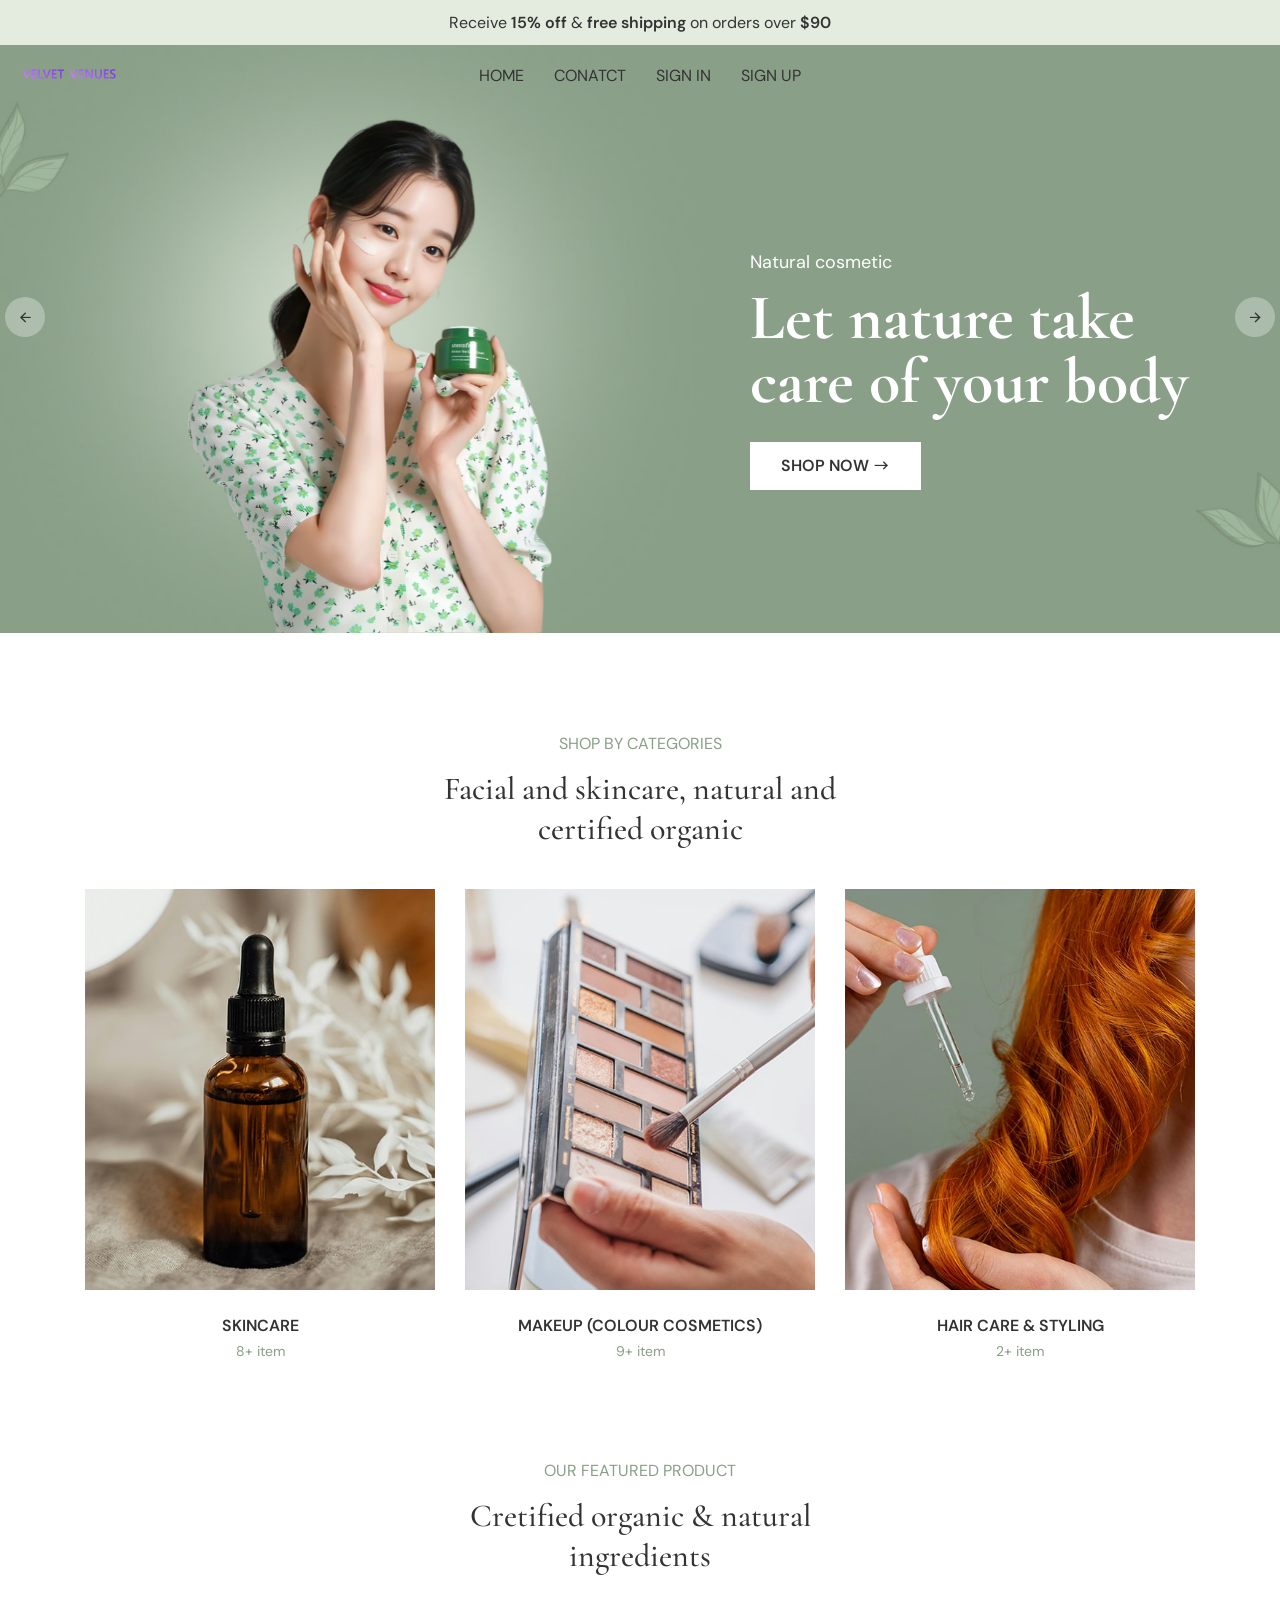
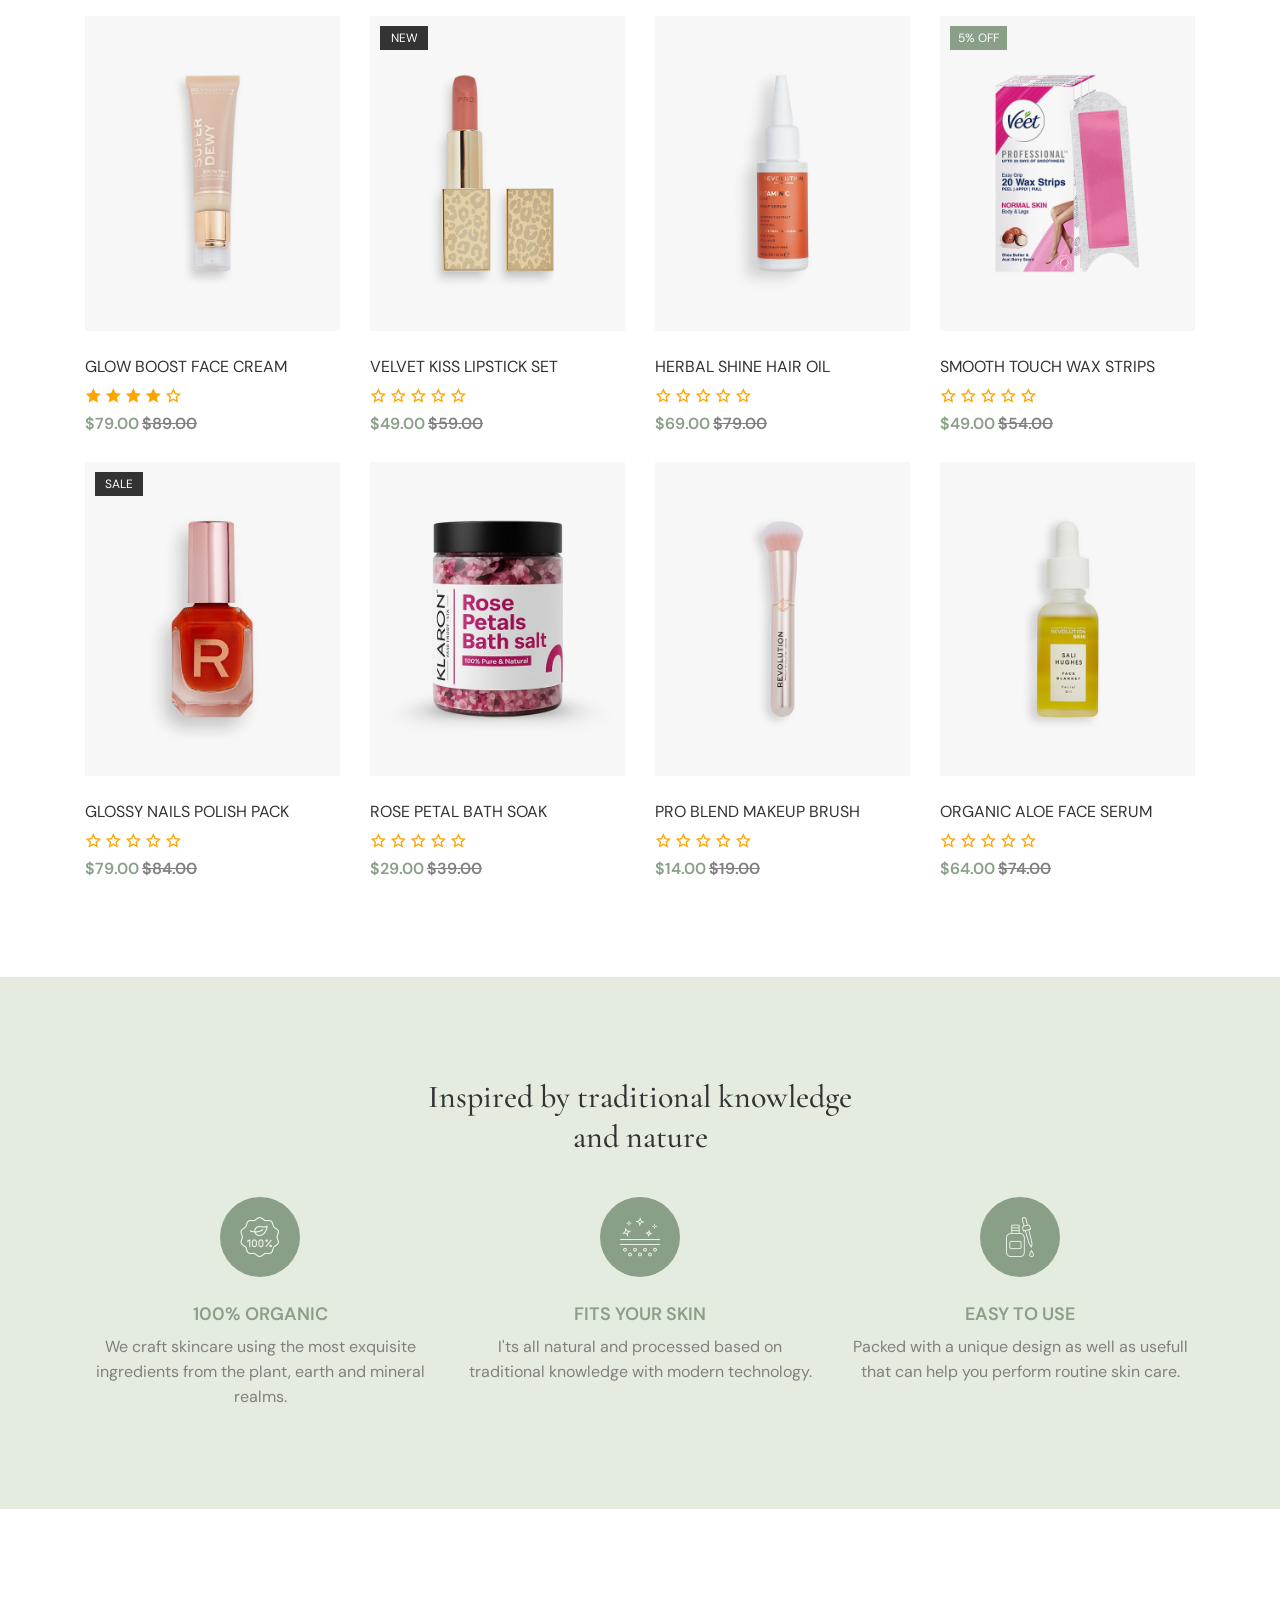
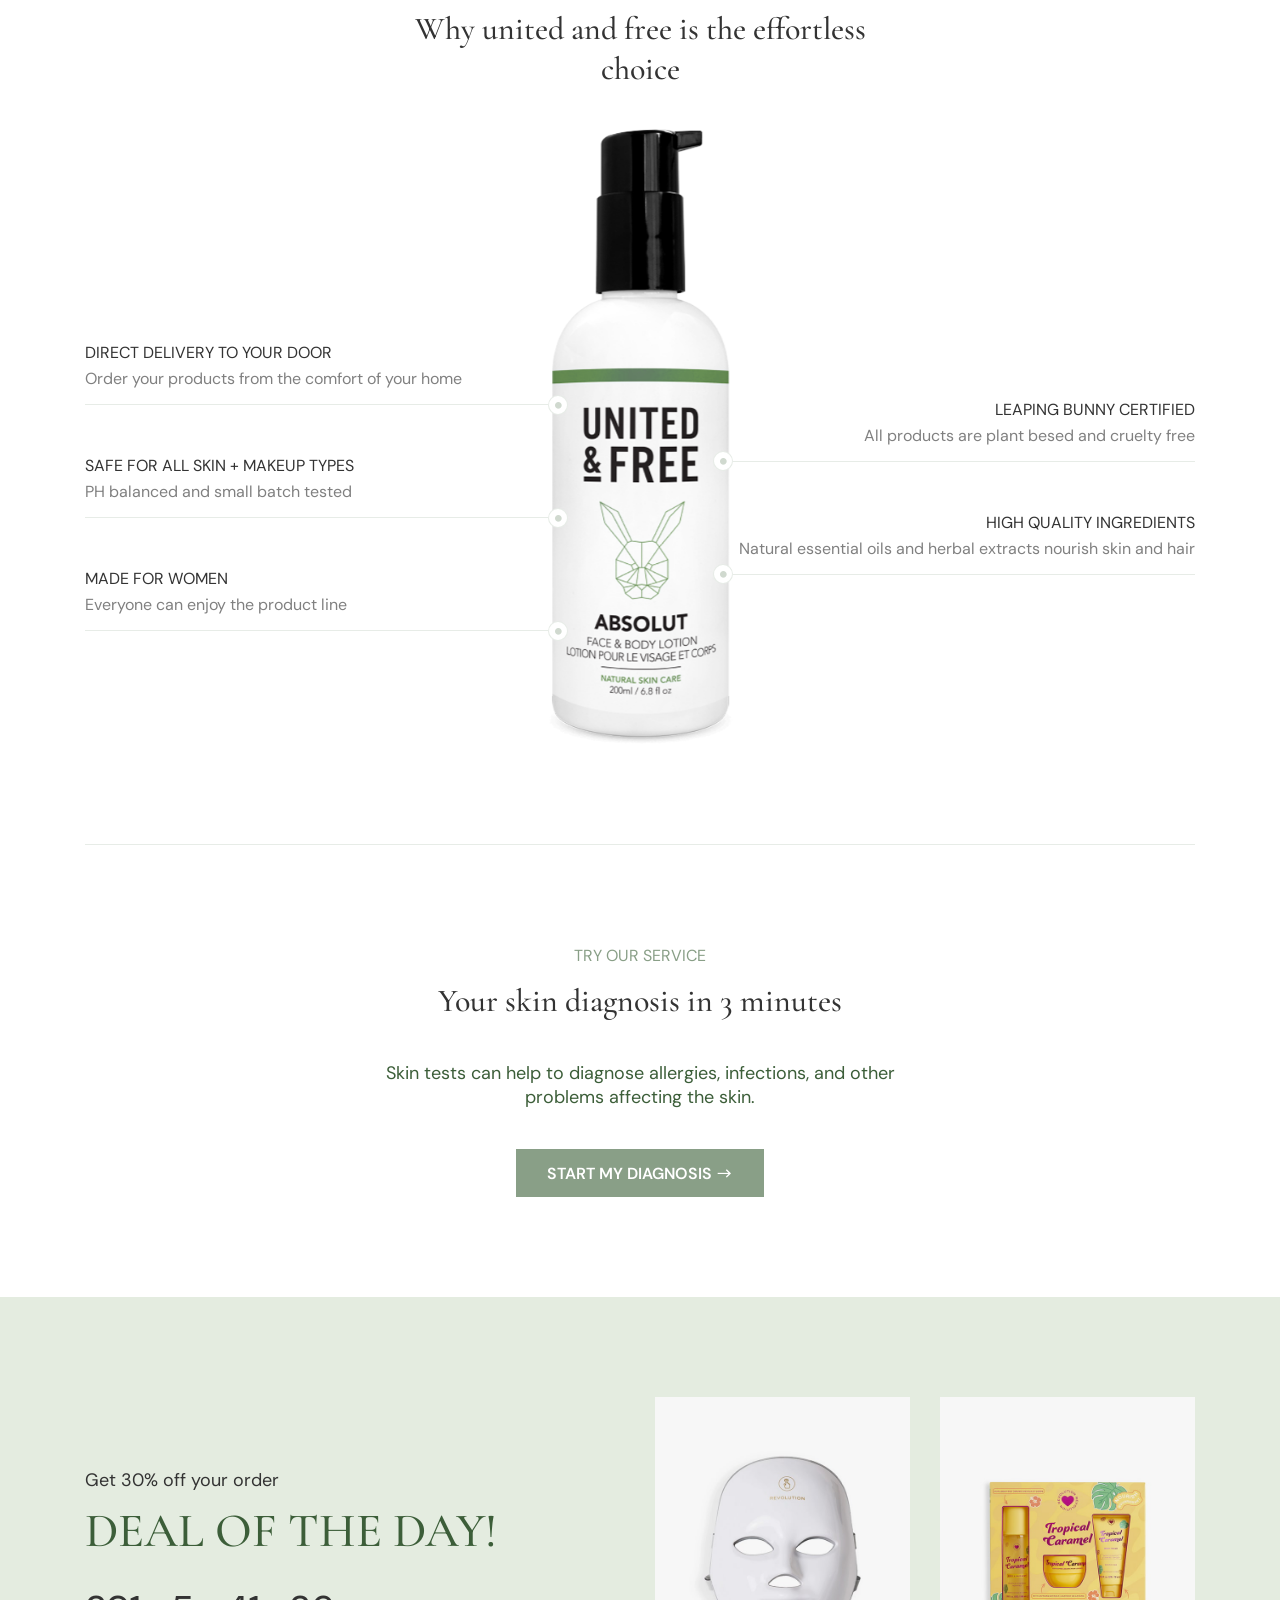
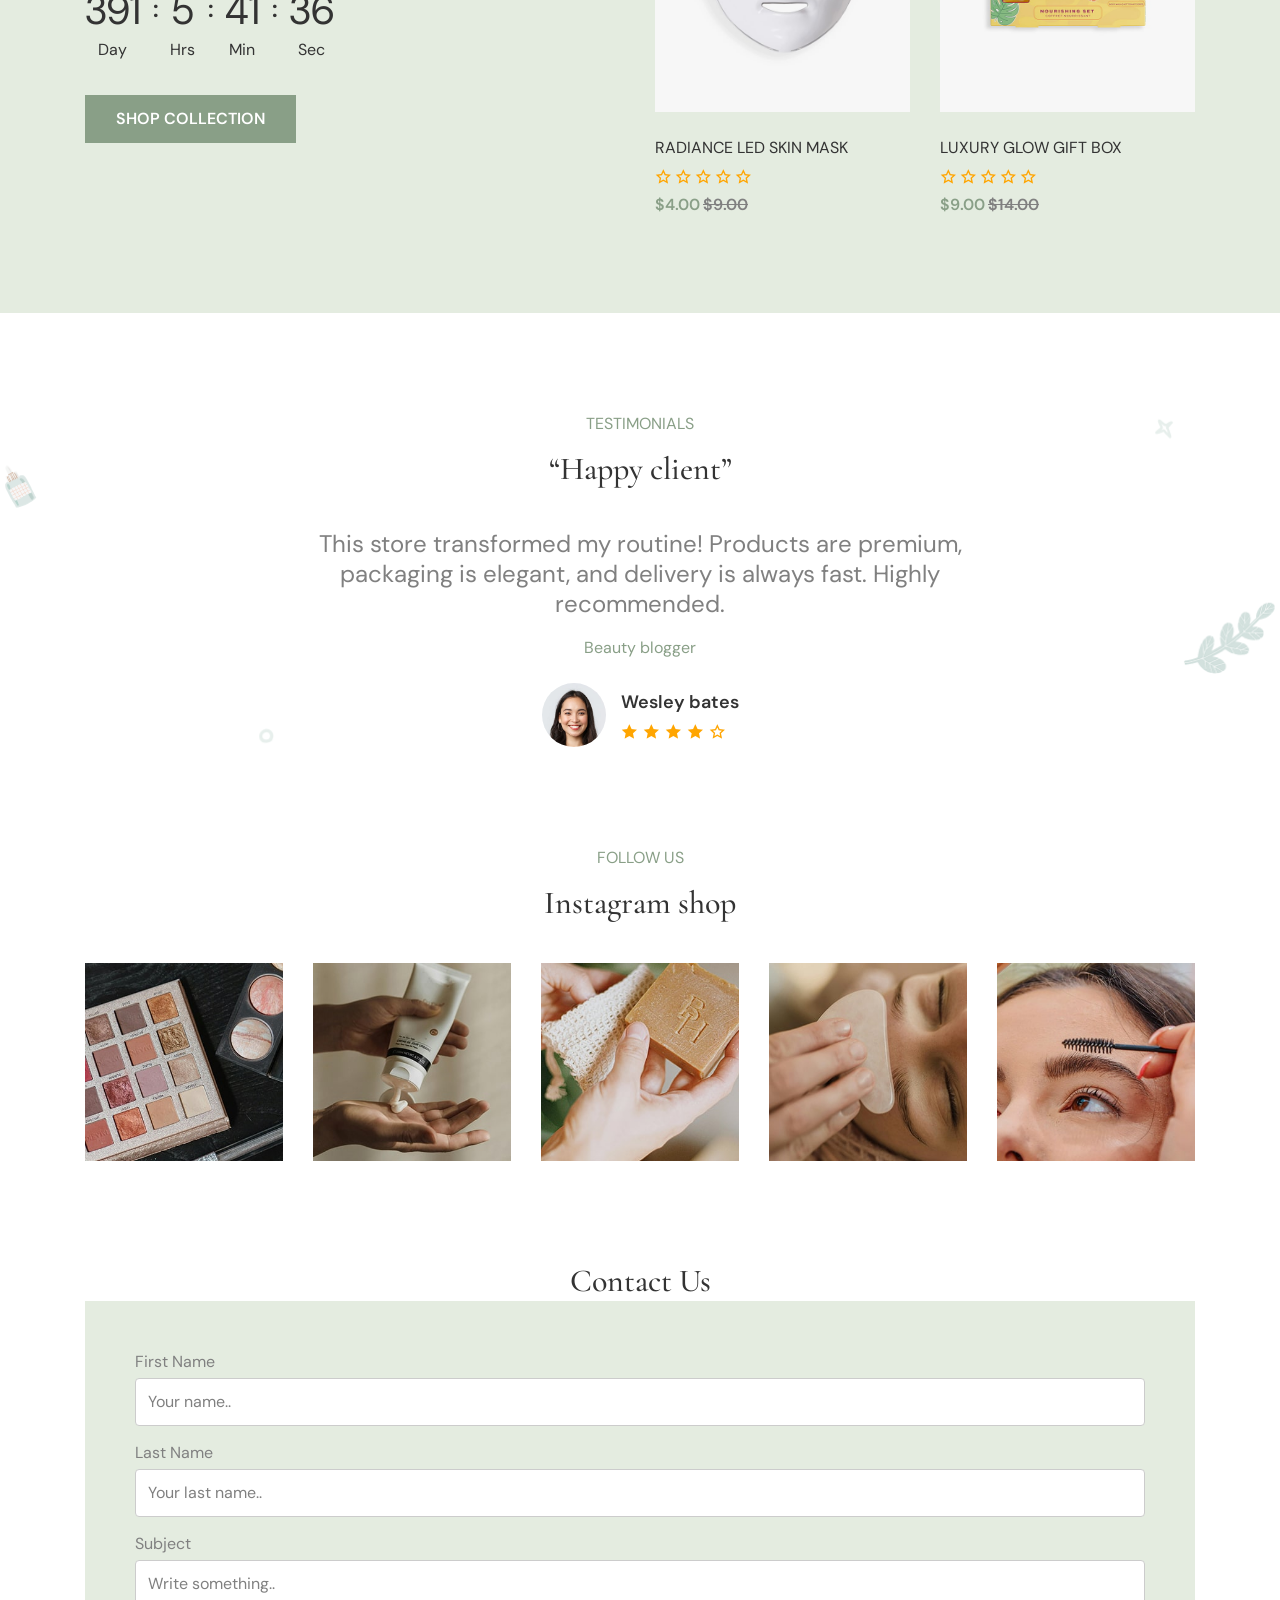
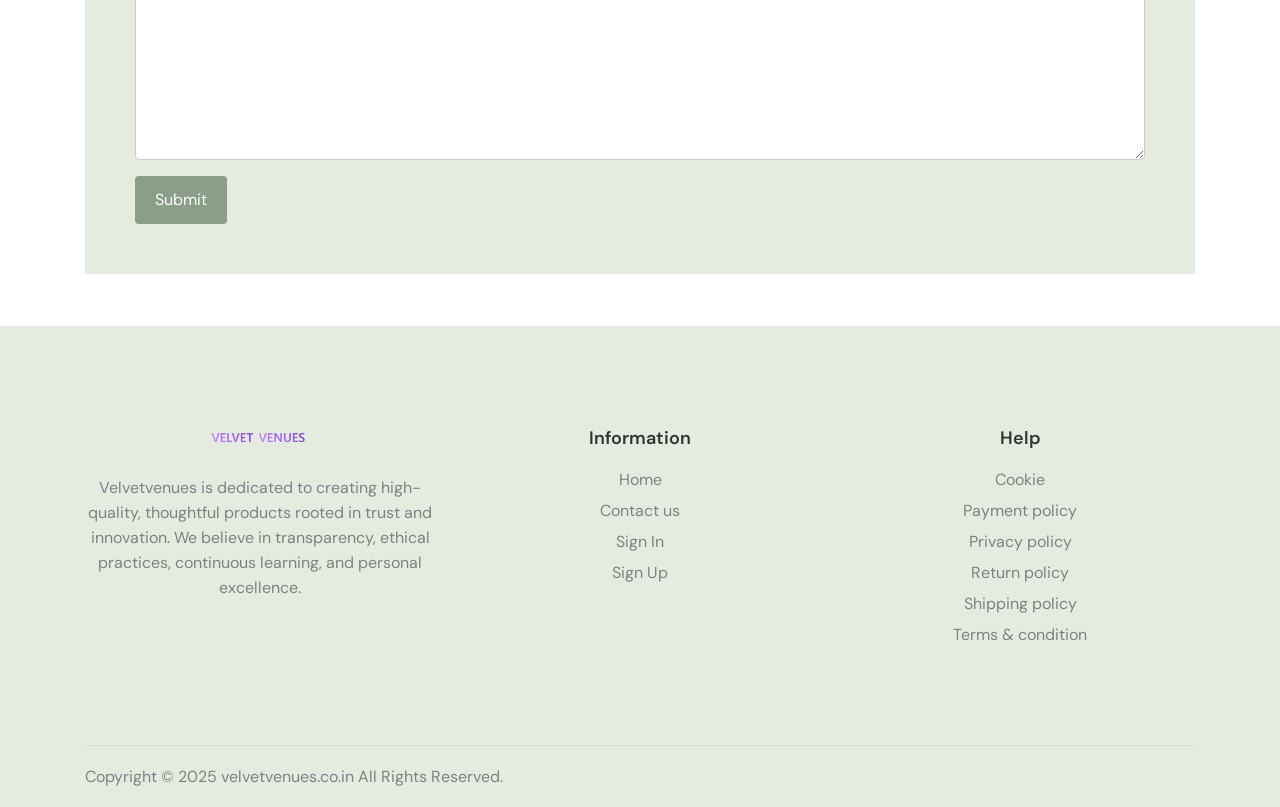
<file: index1.html>
<!DOCTYPE html>
<html lang="en">
    
<meta http-equiv="content-type" content="text/html;charset=UTF-8" /><!-- /Added by HTTrack -->
<head>
        <meta charset="utf-8">
        <meta http-equiv="X-UA-Compatible" content="IE=edge">
        <meta name="viewport" content="width=device-width,initial-scale=1">
        <title>Velvetvenues</title>
        <meta name="description" content="Velvetvenues, Velvet venues, VELVETVENUES, VELVET VENUES">
        <meta name="keywords" content="beauty eCommerce template, cosmetics store HTML, skincare shop, makeup online store, Bootstrap 5 beauty theme, responsive beauty website">
        <meta name="author" content="spacingtech_webify">
        <!-- favicon -->
        <link rel="shortcut icon" type="image/favicon" href="assets/image/index2/favicon.png">
        <!-- plugin css -->
        <link rel="stylesheet" type="text/css" href="assets/css/plugin.css">
        <!-- theme css -->
        <link rel="stylesheet" type="text/css" href="assets/css/theme2.css">
        <!-- collection css -->
        <link rel="stylesheet" type="text/css" href="assets/css/collection2.css">
        <!-- blog css -->
        <link rel="stylesheet" type="text/css" href="assets/css/blog2.css">
        <!-- style css -->
        <link rel="stylesheet" type="text/css" href="assets/css/style2.css">
		<style>
		
input[type=text], select, textarea {
  width: 100%;
  padding: 12px;
  border: 1px solid #ccc;
  border-radius: 4px;
  box-sizing: border-box;
  margin-top: 6px;
  margin-bottom: 16px;
  resize: vertical;
}

input[type=submit] {
  background-color: #899f87;
  color: white;
  padding: 12px 20px;
  border: none;
  border-radius: 4px;
  cursor: pointer;
}

input[type=submit]:hover {
  background-color: #899f87;
}


		</style>
    </head>
    <body>
        <!-- preloader start -->
        <div class="preloader position-fixed top-0 start-0 w-100 h-100 body-bg z-index-5">
            <div class="loader-img position-absolute top-0 start-0 w-100 h-100 d-flex align-items-center justify-content-center">
                <img src="assets/image/logo.png" class="width-88 width-xl-120 img-fluid" alt="logo">
            </div>
        </div>
        <!-- preloader end -->
        <!-- newsletter-modal start -->
       <!--  <div class="newsletter-modal modal fade" id="newslettermodal">
            <div class="modal-dialog modal-dialog-centered">
                <div class="modal-content body-bg border-0 br-hidden">
                    <div class="modal-body p-0">
                        <button type="button" class="d-block primary-link icon-16 position-absolute top-0 end-0 mst-15 mer-15" data-bs-dismiss="modal" aria-label="Close"><i class="ri-close-large-line d-block lh-1"></i></button>
                        <div class="newsletter-info">
                            <div class="newsletter-content ptb-30 plr-15 plr-md-30 text-center">
                                <span class="d-block primary-color meb-8 text-uppercase">Don't miss a thing</span>
                                <h2 class="font-24 section-heading-family section-heading-text section-heading-weight section-heading-lh">Join our newsletter and get 11% off your first order</h2>
                                <div class="newsletter-form mst-22">
                                    <form method="post" class="news-form">
                                        <div class="news-wrap d-md-flex">
                                            <input type="email" id="popup-email" name="popup-email" class="width-100 body-bg text-center text-md-start" placeholder="Enter your email">
                                            <button type="submit" class="width-100 width-md-auto btn-style secondary-btn mst-15 mst-md-0 text-nowrap">Subscribe</button>
                                        </div>
                                    </form>
                                </div>
                                <div class="mst-25">
                                    <label class="d-inline-block cust-checkbox-label checkbox-hide">
                                        <input type="checkbox" id="popup-input" name="popup-input" class="cust-checkbox checkbox-hide-btn">
                                        <span class="d-block cust-check"></span>
                                        <span class="login-read">Don't display again</span>
                                    </label>
                                </div>
                            </div>
                        </div>
                        <div class="newsletter-image">
                            <img src="assets/image/newsletter/newsletter-popup.jpg" class="w-100 img-fluid" alt="newsletter-popup">
                        </div>
                    </div>
                </div>
            </div>
        </div> -->
        <!-- newsletter-modal end -->
        <!-- header start -->
        <header id="header" class="main-header">
            <!-- header-top start -->
            <div class="header-top-area">
                <!-- notification-bar start -->
                <div class="notification-bar ptb-12 extra-bg">
                    <div class="container-fluid d-none d-md-block">
                        <div class="heading-color text-center">Receive <span class="heading-weight">15% off</span> & <span class="heading-weight">free shipping</span> on orders over <span class="heading-weight">$90</span></div>
                    </div>
                    <div class="notification-marquee d-flex d-md-none overflow-hidden">
                        <div class="notification-marquee-row d-flex align-items-center">
                            <div class="heading-color psl-15 text-uppercase text-nowrap">Receive <span class="heading-weight">15% off</span> & <span class="heading-weight">free shipping</span> on orders over <span class="heading-weight">$90</span></div>
                            <div class="heading-color psl-15 text-uppercase text-nowrap">Receive <span class="heading-weight">15% off</span> & <span class="heading-weight">free shipping</span> on orders over <span class="heading-weight">$90</span></div>
                        </div>
                        <div class="notification-marquee-row d-flex align-items-center">
                            <div class="heading-color psl-15 text-uppercase text-nowrap">Receive <span class="heading-weight">15% off</span> & <span class="heading-weight">free shipping</span> on orders over <span class="heading-weight">$90</span></div>
                            <div class="heading-color psl-15 text-uppercase text-nowrap">Receive <span class="heading-weight">15% off</span> & <span class="heading-weight">free shipping</span> on orders over <span class="heading-weight">$90</span></div>
                        </div>
                    </div>
                </div>
                <!-- notification-bar end -->
                <!-- header-top-first start -->
                <div class="header-top-first ptb-10 ptb-xl-15">
                    <div class="container-fluid">
                        <div class="row align-items-center header-area">
                            <!-- header-logo start -->
                            <div class="col-6 col-xl-3 header-element header-logo">
                                <div class="header-theme-logo">
                                    <a href="#" class="d-inline-block theme-logo">
                                        <img src="assets/image/logo.png" class="width-88 width-xl-112 img-fluid" alt="logo">
                                    </a>
                                </div>
                            </div>
                            <!-- header-logo end -->
                            <!-- header-menu start -->
                            <div class="col-xl-6 d-none d-xl-block header-element header-menu">
                                <div class="mainmenu-content">
                                    <div class="main-wrap">
                                        <ul class="menu-ul d-flex flex-wrap justify-content-center">
                                            <li class="menu-li">
                                                <a href="#home" class="menu-link d-flex align-items-center ptb-5 plr-15">
                                                    <span class="menu-title text-uppercase">Home</span>
                                                    <span class="icon-16 fw-normal"></span>
                                                </a>
                                              
                                            </li>
											
											<li class="menu-li">
                                                <a href="#conatct" class="menu-link d-flex align-items-center ptb-5 plr-15">
                                                    <span class="menu-title text-uppercase">Conatct</span>
                                                    <span class="icon-16 fw-normal"></span>
                                                </a>
                                              
                                            </li>
											
											
											<li class="menu-li">
                                                <a href="#signin" class="menu-link d-flex align-items-center ptb-5 plr-15">
                                                    <span class="menu-title text-uppercase">Sign In</span>
                                                    <span class="icon-16 fw-normal"></span>
                                                </a>
                                              
                                            </li>
											
											<li class="menu-li">
                                                <a href="#signup" class="menu-link d-flex align-items-center ptb-5 plr-15">
                                                    <span class="menu-title text-uppercase">Sign Up</span>
                                                    <span class="icon-16 fw-normal"></span>
                                                </a>
                                              
                                            </li>
                                            
                                        </ul>
                                    </div>
                                </div>
                            </div>
                            <!-- header-menu end -->
                            <!-- header-icon start -->
                           <!--  <div class="col-6 col-xl-3 header-element header-icon">
                                <div class="header-icon-block d-flex justify-content-end">
                                    <ul class="ul-mt15 flex-nowrap align-items-center header-icon-element">
                                        <li class="header-icon-wrap toggler-wrap d-xl-none">
                                            <div class="header-icon-wrapper">
                                                <a href="javascript:void(0)" class="d-block header-icon-toggler toggler-btn" aria-label="Menu toggler button">
                                                    <span class="d-block header-block-icon icon-16"><i class="ri-menu-line"></i></span>
                                                </a>
                                            </div>
                                        </li>
                                        <li class="header-icon-wrap search-wrap d-md-block">
                                            <div class="header-icon-wrapper">
                                                <a href="#searchmodal" class="d-block header-icon-search" data-bs-toggle="modal" aria-label="Search modal">
                                                    <span class="d-block header-block-icon icon-16"><i class="ri-search-line"></i></span>
                                                </a>
                                            </div>
                                        </li>
                                        <li class="header-icon-wrap user-wrap d-none d-md-block">
                                            <div class="header-icon-wrapper">
                                                <a href="login.html" class="d-block header-icon-user" aria-label="Login user">
                                                    <span class="d-block header-block-icon icon-16"><i class="ri-user-3-line"></i></span>
                                                </a>
                                            </div>
                                        </li>
                                        <li class="header-icon-wrap wishlist-wrap d-none d-md-block">
                                            <div class="header-icon-wrapper">
                                                <a href="wishlist.html" class="d-block header-icon-wishlist">
                                                    <span class="header-block-icon-wrap primary-link ul-mt5 align-items-center">
                                                        <span class="header-block-icon icon-16"><i class="ri-heart-line"></i></span>
                                                        <span class="heading-weight">-</span>
                                                        <span class="header-block-counter wishlist-counter">4</span>
                                                    </span>
                                                </a>
                                            </div>
                                        </li>
                                        <li class="header-icon-wrap cart-wrap d-none d-md-block">
                                            <div class="header-icon-wrapper">
                                                <a href="javascript:void(0)" class="d-block header-icon-cart js-cart-drawer">
                                                    <span class="header-block-icon-wrap primary-link ul-mt5 align-items-center">
                                                        <span class="header-block-icon icon-16"><i class="ri-shopping-bag-3-line"></i></span>
                                                        <span class="heading-weight">-</span>
                                                        <span class="header-block-counter cart-counter">4</span>
                                                    </span>
                                                </a>
                                            </div>
                                        </li>
                                    </ul>
                                </div>
                            </div> -->
                            <!-- header-icon end -->
                        </div>
                    </div>
                </div>
                <!-- header-top-first end -->
            </div>
            <!-- header-top end -->
        </header>
        <!-- header end -->
        <!-- main start -->
        <main id="main">
            <!-- main-slider start -->
            <section class="slider-content">
                <div class="home-slider swiper" id="home-slider">
                    <div class="swiper-wrapper">
                        <div class="swiper-slide" data-animate="animate__fadeIn">
                            <div class="slider-image position-relative d-flex align-items-center">
                                <div class="slide-img">
                                    <img src="assets/image/index2/slider-1.jpg" class="w-100 img-fluid d-none d-md-block" alt="slider-1">
                                    <img src="assets/image/index2/slider-mobile1.jpg" class="w-100 img-fluid d-md-none" alt="slider-mobile1">
                                </div>
                                <div class="container position-absolute start-0 end-0 z-1 slider-container">
                                    <div class="row">
                                        <div class="col-7 col-sm-6 col-lg-5 ms-auto">
                                            <span class="d-block extra-color font-18 meb-3 meb-sm-6 meb-xl-12 meb-xxl-20">Natural cosmetic</span>
                                            <h2 class="extra-color font-32 font-sm-40 font-xl-64 font-xxl-72 section-heading-family section-heading-text fw-bold lh-1">Let nature take care of your body</h2>
                                            <a href="#" class="primary-btn height-40 height-sm-48 d-inline-flex align-items-center justify-content-center ptb-10 plr-20 plr-md-30 mst-14 mst-sm-23 mst-xl-28 mst-xxl-37 text-uppercase heading-weight">Shop now<i class="ri-arrow-right-long-line msl-4 fw-normal"></i></a>
                                        </div>
                                    </div>
                                </div>
                            </div>
                        </div>
                        <div class="swiper-slide" data-animate="animate__fadeIn">
                            <div class="slider-image position-relative d-flex align-items-center">
                                <div class="slide-img">
                                    <img src="assets/image/index2/slider-2.jpg" class="w-100 img-fluid d-none d-md-block" alt="slider-2">
                                    <img src="assets/image/index2/slider-mobile2.jpg" class="w-100 img-fluid d-md-none" alt="slider-mobile2">
                                </div>
                                <div class="container position-absolute start-0 end-0 z-1 slider-container">
                                    <div class="row">
                                        <div class="col-7 col-sm-6 col-lg-5 ms-auto">
                                            <span class="d-block extra-color font-18 meb-3 meb-sm-6 meb-xl-12 meb-xxl-20">Crafted radiance</span>
                                            <h2 class="extra-color font-32 font-sm-40 font-xl-64 font-xxl-72 section-heading-family section-heading-text fw-bold lh-1">Where every glow look feels right</h2>
                                            <a href="#" class="primary-btn height-40 height-sm-48 d-inline-flex align-items-center justify-content-center ptb-10 plr-20 plr-md-30 mst-14 mst-sm-23 mst-xl-28 mst-xxl-37 text-uppercase heading-weight">Shop now<i class="ri-arrow-right-long-line msl-4 fw-normal"></i></a>
                                        </div>
                                    </div>
                                </div>
                            </div>
                        </div>
                        <div class="swiper-slide" data-animate="animate__fadeIn">
                            <div class="slider-image position-relative d-flex align-items-center">
                                <div class="slide-img">
                                    <img src="assets/image/index2/slider-3.jpg" class="w-100 img-fluid d-none d-md-block" alt="slider-3">
                                    <img src="assets/image/index2/slider-mobile3.jpg" class="w-100 img-fluid d-md-none" alt="slider-mobile3">
                                </div>
                                <div class="container position-absolute start-0 end-0 z-1 slider-container">
                                    <div class="row">
                                        <div class="col-7 col-sm-6 col-lg-5 ms-auto">
                                            <span class="d-block extra-color font-18 meb-3 meb-sm-6 meb-xl-12 meb-xxl-20">Natural brilliance</span>
                                            <h2 class="extra-color font-32 font-sm-40 font-xl-64 font-xxl-72 section-heading-family section-heading-text fw-bold lh-1">Beauty essentials made personal</h2>
                                            <a href="#" class="primary-btn height-40 height-sm-48 d-inline-flex align-items-center justify-content-center ptb-10 plr-20 plr-md-30 mst-14 mst-sm-23 mst-xl-28 mst-xxl-37 text-uppercase heading-weight">Shop now<i class="ri-arrow-right-long-line msl-4 fw-normal"></i></a>
                                        </div>
                                    </div>
                                </div>
                            </div>
                        </div>
                    </div>
                    <div class="swiper-buttons d-none d-xl-block" data-animate="animate__fadeIn">
                        <div class="swiper-buttons-wrap">
                            <button type="button" class="swiper-prev swiper-prev-homeslider icon-16 width-40 height-40 position-absolute top-50 translate-middle-y z-1" aria-label="Arrow previous"><i class="ri-arrow-left-line d-block lh-1"></i></button>
                            <button type="button" class="swiper-next swiper-next-homeslider icon-16 width-40 height-40 position-absolute top-50 translate-middle-y z-1" aria-label="Arrow next"><i class="ri-arrow-right-line d-block lh-1"></i></button>
                        </div>
                    </div>
                    <div class="swiper-dots d-xl-none position-absolute bottom-0 start-50 translate-middle-x z-1 meb-15 meb-md-30" data-animate="animate__fadeIn">
                        <div class="swiper-pagination swiper-pagination-homeslider d-flex flex-wrap"></div>
                    </div>
                </div>
            </section>
            <!-- main-slider end -->
            <!-- category-slider start -->
            <section class="category-slider section-pt bg-img" data-bgimg="assets/image/index2/cat-bgimg.png">
                <div class="container">
                    <div class="cat-category">
                        <div class="section-capture text-center">
                            <span class="sub-title" data-animate="animate__fadeIn">Shop by categories</span>
                            <div class="section-title" data-animate="animate__fadeIn">
                                <h2 class="section-heading">Facial and skincare, natural and certified organic</h2>
                            </div>
                        </div>
                        <div class="cat-wrap">
                            <div class="cat-slider swiper" id="cat-slider">
                                <div class="swiper-wrapper">
                                    <div class="swiper-slide" data-animate="animate__fadeIn">
                                        <div class="cat-block banner-hover text-center">
                                            <a href="#" class="d-block cat-img banner-img br-hidden">
                                                <img src="assets/image/index2/cat-1.jpg" class="w-100 img-fluid" alt="cat-1">
                                            </a>
                                            <div class="cat-content pst-25">
                                                <span class="d-block heading-weight"><a href="#" class="d-block primary-link text-uppercase">Skincare</a></span>
                                                <span class="d-block primary-color font-14 mst-6">8+ item</span>
                                            </div>
                                        </div>
                                    </div>
                                    <div class="swiper-slide" data-animate="animate__fadeIn">
                                        <div class="cat-block banner-hover text-center">
                                            <a href="#" class="d-block cat-img banner-img br-hidden">
                                                <img src="assets/image/index2/cat-2.jpg" class="w-100 img-fluid" alt="cat-2">
                                            </a>
                                            <div class="cat-content pst-25">
                                                <span class="d-block heading-weight"><a href="#" class="d-block primary-link text-uppercase">Makeup (colour cosmetics)</a></span>
                                                <span class="d-block primary-color font-14 mst-6">9+ item</span>
                                            </div>
                                        </div>
                                    </div>
                                    <div class="swiper-slide" data-animate="animate__fadeIn">
                                        <div class="cat-block banner-hover text-center">
                                            <a href="#" class="d-block cat-img banner-img br-hidden">
                                                <img src="assets/image/index2/cat-3.jpg" class="w-100 img-fluid" alt="cat-3">
                                            </a>
                                            <div class="cat-content pst-25">
                                                <span class="d-block heading-weight"><a href="#" class="d-block primary-link text-uppercase">Hair care & styling</a></span>
                                                <span class="d-block primary-color font-14 mst-6">2+ item</span>
                                            </div>
                                        </div>
                                    </div>
                                    <div class="swiper-slide" data-animate="animate__fadeIn">
                                        <div class="cat-block banner-hover text-center">
                                            <a href="#" class="d-block cat-img banner-img br-hidden">
                                                <img src="assets/image/index2/cat-4.jpg" class="w-100 img-fluid" alt="cat-4">
                                            </a>
                                            <div class="cat-content pst-25">
                                                <span class="d-block heading-weight"><a href="#" class="d-block primary-link text-uppercase">Hair removal (epilation)</a></span>
                                                <span class="d-block primary-color font-14 mst-6">15+ item</span>
                                            </div>
                                        </div>
                                    </div>
                                    <div class="swiper-slide" data-animate="animate__fadeIn">
                                        <div class="cat-block banner-hover text-center">
                                            <a href="#" class="d-block cat-img banner-img br-hidden">
                                                <img src="assets/image/index2/cat-5.jpg" class="w-100 img-fluid" alt="cat-5">
                                            </a>
                                            <div class="cat-content pst-25">
                                                <span class="d-block heading-weight"><a href="#" class="d-block primary-link text-uppercase">Fragrances</a></span>
                                                <span class="d-block primary-color font-14 mst-6">10+ item</span>
                                            </div>
                                        </div>
                                    </div>
                                </div>
                            </div>
                            <div class="swiper-buttons">
                                <div class="swiper-buttons-wrap">
                                    <button type="button" class="swiper-prev swiper-prev-cat" aria-label="Arrow previous"><i class="ri-arrow-left-line d-block lh-1"></i></button>
                                    <button type="button" class="swiper-next swiper-next-cat" aria-label="Arrow next"><i class="ri-arrow-right-line d-block lh-1"></i></button>
                                </div>
                            </div>
                            <div class="swiper-dots" data-animate="animate__fadeIn">
                                <div class="swiper-pagination swiper-pagination-cat"></div>
                            </div>
                            <div class="view-button d-none" data-animate="animate__fadeIn">
                                <a href="#" class="btn-style tertiary-btn">Shop more</a>
                            </div>
                        </div>
                    </div>
                </div>
            </section>
            <!-- category-slider end -->
            <!-- category-product start -->
            <section class="category-product section-ptb">
                <div class="container">
                    <div class="collection-category">
                        <div class="section-capture text-center">
                            <span class="sub-title" data-animate="animate__fadeIn">Our featured product</span>
                            <div class="section-title" data-animate="animate__fadeIn">
                                <h2 class="section-heading">Cretified organic & natural ingredients</h2>
                            </div>
                        </div>
                        <div class="collection-wrap">
                            <div class="collection-product-slider swiper" id="trend-product-slider">
                                <div class="swiper-wrapper">
                                    <div class="swiper-slide" data-animate="animate__fadeIn">
                                        <div class="single-product">
                                            <div class="row single-product-wrap">
                                                <div class="product-image-col">
                                                    <div class="product-image">
                                                        <a href="#" class="pro-img">
                                                            <img src="assets/image/product/p-1.jpg" class="w-100 img-fluid img1" alt="p-1">
                                                            <img src="assets/image/product/p-2.jpg" class="w-100 img-fluid img2" alt="p-2">
                                                        </a>
                                                        <div class="product-action-wrap">
                                                            <div class="product-action">
                                                                <a href="javascript:void(0)" class="add-to-wishlist">
                                                                    <span class="product-icon"><i class="ri-heart-line d-block icon-16 lh-1"></i></span>
                                                                    <span class="tooltip-text">wishlist</span>
                                                                </a>
                                                                <a href="#quickview-modal" data-bs-toggle="modal" class="quick-view">
                                                                    <span class="product-icon"><i class="ri-eye-line d-block icon-16 lh-1"></i></span>
                                                                    <span class="tooltip-text">quickview</span>
                                                                </a>
                                                            </div>
                                                        </div>
                                                        <div class="product-cart-action">
                                                            <a href="javascript:void(0)" class="add-to-cart">
                                                                <span class="product-icon">
                                                                    <span class="product-bag-icon icon-16">Add to cart</span>
                                                                    <span class="product-loader-icon icon-16"><i class="ri-loader-4-line d-block lh-1"></i></span>
                                                                    <span class="product-check-icon icon-16"><i class="ri-check-line d-block lh-1"></i></span>
                                                                </span>
                                                            </a>
                                                        </div>
                                                    </div>
                                                </div>
                                                <div class="product-content">
                                                    <div class="pro-content">
                                                        <div class="product-title">
                                                            <span class="d-block"><a href="#" class="primary-link text-uppercase">Glow boost face cream</a></span>
                                                        </div>
                                                        <div class="product-ratting">
                                                            <span class="review-ratting">
                                                                <span class="review-star">
                                                                    <i class="ri-star-fill"></i>
                                                                    <i class="ri-star-fill"></i>
                                                                    <i class="ri-star-fill"></i>
                                                                    <i class="ri-star-fill"></i>
                                                                    <i class="ri-star-line"></i>
                                                                </span>
                                                                <span class="review-average">4.0<span class="review-caption">2.0</span></span>
                                                            </span>
                                                        </div>
                                                        <div class="product-price">
                                                            <div class="price-box heading-weight">
                                                                <span class="new-price primary-color">$79.00</span>
                                                                <span class="old-price text-decoration-line-through">$89.00</span>
                                                            </div>
                                                        </div>
                                                        <div class="product-description">
                                                            <p>Lorem Ipsum is simply dummy text of the printing and typesetting industry It is a long established fact that a will be distracted by the readable of at</p>
                                                        </div>
                                                        <div class="product-action-wrap">
                                                            <div class="product-action">
                                                                <a href="javascript:void(0)" class="add-to-wishlist">
                                                                    <span class="product-icon"><i class="ri-heart-line d-block icon-16 lh-1"></i></span>
                                                                    <span class="tooltip-text">wishlist</span>
                                                                </a>
                                                                <a href="javascript:void(0)" class="add-to-cart">
                                                                    <span class="product-icon">
                                                                        <span class="product-bag-icon icon-16"><i class="ri-shopping-bag-3-line d-block lh-1"></i></span>
                                                                        <span class="product-loader-icon icon-16"><i class="ri-loader-4-line d-block lh-1"></i></span>
                                                                        <span class="product-check-icon icon-16"><i class="ri-check-line d-block lh-1"></i></span>
                                                                    </span>
                                                                    <span class="tooltip-text">add to cart</span>
                                                                </a>
                                                                <a href="#quickview-modal" data-bs-toggle="modal" class="quick-view">
                                                                    <span class="product-icon"><i class="ri-eye-line d-block icon-16 lh-1"></i></span>
                                                                    <span class="tooltip-text">quickview</span>
                                                                </a>
                                                            </div>
                                                        </div>
                                                    </div>
                                                </div>
                                            </div>
                                        </div>
                                    </div>
                                    <div class="swiper-slide" data-animate="animate__fadeIn">
                                        <div class="single-product">
                                            <div class="row single-product-wrap">
                                                <div class="product-image-col">
                                                    <div class="product-image">
                                                        <a href="#" class="pro-img">
                                                            <img src="assets/image/product/p-3.jpg" class="w-100 img-fluid img1" alt="p-3">
                                                            <img src="assets/image/product/p-4.jpg" class="w-100 img-fluid img2" alt="p-4">
                                                            <span class="product-label product-label-new product-label-left">New</span>
                                                        </a>
                                                        <div class="product-action-wrap">
                                                            <div class="product-action">
                                                                <a href="javascript:void(0)" class="add-to-wishlist">
                                                                    <span class="product-icon"><i class="ri-heart-line d-block icon-16 lh-1"></i></span>
                                                                    <span class="tooltip-text">wishlist</span>
                                                                </a>
                                                                <a href="#quickview-modal" data-bs-toggle="modal" class="quick-view">
                                                                    <span class="product-icon"><i class="ri-eye-line d-block icon-16 lh-1"></i></span>
                                                                    <span class="tooltip-text">quickview</span>
                                                                </a>
                                                            </div>
                                                        </div>
                                                        <div class="product-cart-action">
                                                            <a href="javascript:void(0)" class="add-to-cart">
                                                                <span class="product-icon">
                                                                    <span class="product-bag-icon icon-16">Add to cart</span>
                                                                    <span class="product-loader-icon icon-16"><i class="ri-loader-4-line d-block lh-1"></i></span>
                                                                    <span class="product-check-icon icon-16"><i class="ri-check-line d-block lh-1"></i></span>
                                                                </span>
                                                            </a>
                                                        </div>
                                                    </div>
                                                </div>
                                                <div class="product-content">
                                                    <div class="pro-content">
                                                        <div class="product-title">
                                                            <span class="d-block"><a href="#" class="primary-link text-uppercase">Velvet kiss lipstick set</a></span>
                                                        </div>
                                                        <div class="product-ratting">
                                                            <span class="review-ratting">
                                                                <span class="review-star">
                                                                    <i class="ri-star-line"></i>
                                                                    <i class="ri-star-line"></i>
                                                                    <i class="ri-star-line"></i>
                                                                    <i class="ri-star-line"></i>
                                                                    <i class="ri-star-line"></i>
                                                                </span>
                                                                <span class="review-average">0.0<span class="review-caption">0</span></span>
                                                            </span>
                                                        </div>
                                                        <div class="product-price">
                                                            <div class="price-box heading-weight">
                                                                <span class="new-price primary-color">$49.00</span>
                                                                <span class="old-price text-decoration-line-through">$59.00</span>
                                                            </div>
                                                        </div>
                                                        <div class="product-description">
                                                            <p>Lorem Ipsum is simply dummy text of the printing and typesetting industry It is a long established fact that a will be distracted by the readable of at</p>
                                                        </div>
                                                        <div class="product-action-wrap">
                                                            <div class="product-action">
                                                                <a href="javascript:void(0)" class="add-to-wishlist">
                                                                    <span class="product-icon"><i class="ri-heart-line d-block icon-16 lh-1"></i></span>
                                                                    <span class="tooltip-text">wishlist</span>
                                                                </a>
                                                                <a href="javascript:void(0)" class="add-to-cart">
                                                                    <span class="product-icon">
                                                                        <span class="product-bag-icon icon-16"><i class="ri-shopping-bag-3-line d-block lh-1"></i></span>
                                                                        <span class="product-loader-icon icon-16"><i class="ri-loader-4-line d-block lh-1"></i></span>
                                                                        <span class="product-check-icon icon-16"><i class="ri-check-line d-block lh-1"></i></span>
                                                                    </span>
                                                                    <span class="tooltip-text">add to cart</span>
                                                                </a>
                                                                <a href="#quickview-modal" data-bs-toggle="modal" class="quick-view">
                                                                    <span class="product-icon"><i class="ri-eye-line d-block icon-16 lh-1"></i></span>
                                                                    <span class="tooltip-text">quickview</span>
                                                                </a>
                                                            </div>
                                                        </div>
                                                    </div>
                                                </div>
                                            </div>
                                        </div>
                                    </div>
                                    <div class="swiper-slide" data-animate="animate__fadeIn">
                                        <div class="single-product">
                                            <div class="row single-product-wrap">
                                                <div class="product-image-col">
                                                    <div class="product-image">
                                                        <a href="#" class="pro-img">
                                                            <img src="assets/image/product/p-5.jpg" class="w-100 img-fluid img1" alt="p-5">
                                                            <img src="assets/image/product/p-6.jpg" class="w-100 img-fluid img2" alt="p-6">
                                                        </a>
                                                        <div class="product-action-wrap">
                                                            <div class="product-action">
                                                                <a href="javascript:void(0)" class="add-to-wishlist">
                                                                    <span class="product-icon"><i class="ri-heart-line d-block icon-16 lh-1"></i></span>
                                                                    <span class="tooltip-text">wishlist</span>
                                                                </a>
                                                                <a href="#quickview-modal" data-bs-toggle="modal" class="quick-view">
                                                                    <span class="product-icon"><i class="ri-eye-line d-block icon-16 lh-1"></i></span>
                                                                    <span class="tooltip-text">quickview</span>
                                                                </a>
                                                            </div>
                                                        </div>
                                                        <div class="product-cart-action">
                                                            <a href="javascript:void(0)" class="add-to-cart">
                                                                <span class="product-icon">
                                                                    <span class="product-bag-icon icon-16">Add to cart</span>
                                                                    <span class="product-loader-icon icon-16"><i class="ri-loader-4-line d-block lh-1"></i></span>
                                                                    <span class="product-check-icon icon-16"><i class="ri-check-line d-block lh-1"></i></span>
                                                                </span>
                                                            </a>
                                                        </div>
                                                    </div>
                                                </div>
                                                <div class="product-content">
                                                    <div class="pro-content">
                                                        <div class="product-title">
                                                            <span class="d-block"><a href="#" class="primary-link text-uppercase">Herbal shine hair oil</a></span>
                                                        </div>
                                                        <div class="product-ratting">
                                                            <span class="review-ratting">
                                                                <span class="review-star">
                                                                    <i class="ri-star-line"></i>
                                                                    <i class="ri-star-line"></i>
                                                                    <i class="ri-star-line"></i>
                                                                    <i class="ri-star-line"></i>
                                                                    <i class="ri-star-line"></i>
                                                                </span>
                                                                <span class="review-average">0.0<span class="review-caption">0</span></span>
                                                            </span>
                                                        </div>
                                                        <div class="product-price">
                                                            <div class="price-box heading-weight">
                                                                <span class="new-price primary-color">$69.00</span>
                                                                <span class="old-price text-decoration-line-through">$79.00</span>
                                                            </div>
                                                        </div>
                                                        <div class="product-description">
                                                            <p>Lorem Ipsum is simply dummy text of the printing and typesetting industry It is a long established fact that a will be distracted by the readable of at</p>
                                                        </div>
                                                        <div class="product-action-wrap">
                                                            <div class="product-action">
                                                                <a href="javascript:void(0)" class="add-to-wishlist">
                                                                    <span class="product-icon"><i class="ri-heart-line d-block icon-16 lh-1"></i></span>
                                                                    <span class="tooltip-text">wishlist</span>
                                                                </a>
                                                                <a href="javascript:void(0)" class="add-to-cart">
                                                                    <span class="product-icon">
                                                                        <span class="product-bag-icon icon-16"><i class="ri-shopping-bag-3-line d-block lh-1"></i></span>
                                                                        <span class="product-loader-icon icon-16"><i class="ri-loader-4-line d-block lh-1"></i></span>
                                                                        <span class="product-check-icon icon-16"><i class="ri-check-line d-block lh-1"></i></span>
                                                                    </span>
                                                                    <span class="tooltip-text">add to cart</span>
                                                                </a>
                                                                <a href="#quickview-modal" data-bs-toggle="modal" class="quick-view">
                                                                    <span class="product-icon"><i class="ri-eye-line d-block icon-16 lh-1"></i></span>
                                                                    <span class="tooltip-text">quickview</span>
                                                                </a>
                                                            </div>
                                                        </div>
                                                    </div>
                                                </div>
                                            </div>
                                        </div>
                                    </div>
                                    <div class="swiper-slide" data-animate="animate__fadeIn">
                                        <div class="single-product">
                                            <div class="row single-product-wrap">
                                                <div class="product-image-col">
                                                    <div class="product-image">
                                                        <a href="#" class="pro-img">
                                                            <img src="assets/image/product/p-7.jpg" class="w-100 img-fluid img1" alt="p-7">
                                                            <img src="assets/image/product/p-8.jpg" class="w-100 img-fluid img2" alt="p-8">
                                                            <span class="product-label product-label-discount product-label-left">5% Off</span>
                                                        </a>
                                                        <div class="product-action-wrap">
                                                            <div class="product-action">
                                                                <a href="javascript:void(0)" class="add-to-wishlist">
                                                                    <span class="product-icon"><i class="ri-heart-line d-block icon-16 lh-1"></i></span>
                                                                    <span class="tooltip-text">wishlist</span>
                                                                </a>
                                                                <a href="#quickview-modal" data-bs-toggle="modal" class="quick-view">
                                                                    <span class="product-icon"><i class="ri-eye-line d-block icon-16 lh-1"></i></span>
                                                                    <span class="tooltip-text">quickview</span>
                                                                </a>
                                                            </div>
                                                        </div>
                                                        <div class="product-cart-action">
                                                            <a href="javascript:void(0)" class="add-to-cart">
                                                                <span class="product-icon">
                                                                    <span class="product-bag-icon icon-16">Add to cart</span>
                                                                    <span class="product-loader-icon icon-16"><i class="ri-loader-4-line d-block lh-1"></i></span>
                                                                    <span class="product-check-icon icon-16"><i class="ri-check-line d-block lh-1"></i></span>
                                                                </span>
                                                            </a>
                                                        </div>
                                                    </div>
                                                </div>
                                                <div class="product-content">
                                                    <div class="pro-content">
                                                        <div class="product-title">
                                                            <span class="d-block"><a href="#" class="primary-link text-uppercase">Smooth touch wax strips</a></span>
                                                        </div>
                                                        <div class="product-ratting">
                                                            <span class="review-ratting">
                                                                <span class="review-star">
                                                                    <i class="ri-star-line"></i>
                                                                    <i class="ri-star-line"></i>
                                                                    <i class="ri-star-line"></i>
                                                                    <i class="ri-star-line"></i>
                                                                    <i class="ri-star-line"></i>
                                                                </span>
                                                                <span class="review-average">0.0<span class="review-caption">0</span></span>
                                                            </span>
                                                        </div>
                                                        <div class="product-price">
                                                            <div class="price-box heading-weight">
                                                                <span class="new-price primary-color">$49.00</span>
                                                                <span class="old-price text-decoration-line-through">$54.00</span>
                                                            </div>
                                                        </div>
                                                        <div class="product-description">
                                                            <p>Lorem Ipsum is simply dummy text of the printing and typesetting industry It is a long established fact that a will be distracted by the readable of at</p>
                                                        </div>
                                                        <div class="product-action-wrap">
                                                            <div class="product-action">
                                                                <a href="javascript:void(0)" class="add-to-wishlist">
                                                                    <span class="product-icon"><i class="ri-heart-line d-block icon-16 lh-1"></i></span>
                                                                    <span class="tooltip-text">wishlist</span>
                                                                </a>
                                                                <a href="javascript:void(0)" class="add-to-cart">
                                                                    <span class="product-icon">
                                                                        <span class="product-bag-icon icon-16"><i class="ri-shopping-bag-3-line d-block lh-1"></i></span>
                                                                        <span class="product-loader-icon icon-16"><i class="ri-loader-4-line d-block lh-1"></i></span>
                                                                        <span class="product-check-icon icon-16"><i class="ri-check-line d-block lh-1"></i></span>
                                                                    </span>
                                                                    <span class="tooltip-text">add to cart</span>
                                                                </a>
                                                                <a href="#quickview-modal" data-bs-toggle="modal" class="quick-view">
                                                                    <span class="product-icon"><i class="ri-eye-line d-block icon-16 lh-1"></i></span>
                                                                    <span class="tooltip-text">quickview</span>
                                                                </a>
                                                            </div>
                                                        </div>
                                                    </div>
                                                </div>
                                            </div>
                                        </div>
                                    </div>
                                    <div class="swiper-slide" data-animate="animate__fadeIn">
                                        <div class="single-product">
                                            <div class="row single-product-wrap">
                                                <div class="product-image-col">
                                                    <div class="product-image">
                                                        <a href="#" class="pro-img">
                                                            <img src="assets/image/product/p-9.jpg" class="w-100 img-fluid img1" alt="p-9">
                                                            <img src="assets/image/product/p-10.jpg" class="w-100 img-fluid img2" alt="p-10">
                                                        </a>
                                                        <div class="product-action-wrap">
                                                            <div class="product-action">
                                                                <a href="javascript:void(0)" class="add-to-wishlist">
                                                                    <span class="product-icon"><i class="ri-heart-line d-block icon-16 lh-1"></i></span>
                                                                    <span class="tooltip-text">wishlist</span>
                                                                </a>
                                                                <a href="#quickview-modal" data-bs-toggle="modal" class="quick-view">
                                                                    <span class="product-icon"><i class="ri-eye-line d-block icon-16 lh-1"></i></span>
                                                                    <span class="tooltip-text">quickview</span>
                                                                </a>
                                                            </div>
                                                        </div>
                                                        <div class="product-cart-action">
                                                            <a href="javascript:void(0)" class="add-to-cart">
                                                                <span class="product-icon">
                                                                    <span class="product-bag-icon icon-16">Add to cart</span>
                                                                    <span class="product-loader-icon icon-16"><i class="ri-loader-4-line d-block lh-1"></i></span>
                                                                    <span class="product-check-icon icon-16"><i class="ri-check-line d-block lh-1"></i></span>
                                                                </span>
                                                            </a>
                                                        </div>
                                                    </div>
                                                </div>
                                                <div class="product-content">
                                                    <div class="pro-content">
                                                        <div class="product-title">
                                                            <span class="d-block"><a href="#" class="primary-link text-uppercase">Mystic bloom perfume mist</a></span>
                                                        </div>
                                                        <div class="product-ratting">
                                                            <span class="review-ratting">
                                                                <span class="review-star">
                                                                    <i class="ri-star-line"></i>
                                                                    <i class="ri-star-line"></i>
                                                                    <i class="ri-star-line"></i>
                                                                    <i class="ri-star-line"></i>
                                                                    <i class="ri-star-line"></i>
                                                                </span>
                                                                <span class="review-average">0.0<span class="review-caption">0</span></span>
                                                            </span>
                                                        </div>
                                                        <div class="product-price">
                                                            <div class="price-box heading-weight">
                                                                <span class="new-price primary-color">$89.00</span>
                                                                <span class="old-price text-decoration-line-through">$99.00</span>
                                                            </div>
                                                        </div>
                                                        <div class="product-description">
                                                            <p>Lorem Ipsum is simply dummy text of the printing and typesetting industry It is a long established fact that a will be distracted by the readable of at</p>
                                                        </div>
                                                        <div class="product-action-wrap">
                                                            <div class="product-action">
                                                                <a href="javascript:void(0)" class="add-to-wishlist">
                                                                    <span class="product-icon"><i class="ri-heart-line d-block icon-16 lh-1"></i></span>
                                                                    <span class="tooltip-text">wishlist</span>
                                                                </a>
                                                                <a href="javascript:void(0)" class="add-to-cart">
                                                                    <span class="product-icon">
                                                                        <span class="product-bag-icon icon-16"><i class="ri-shopping-bag-3-line d-block lh-1"></i></span>
                                                                        <span class="product-loader-icon icon-16"><i class="ri-loader-4-line d-block lh-1"></i></span>
                                                                        <span class="product-check-icon icon-16"><i class="ri-check-line d-block lh-1"></i></span>
                                                                    </span>
                                                                    <span class="tooltip-text">add to cart</span>
                                                                </a>
                                                                <a href="#quickview-modal" data-bs-toggle="modal" class="quick-view">
                                                                    <span class="product-icon"><i class="ri-eye-line d-block icon-16 lh-1"></i></span>
                                                                    <span class="tooltip-text">quickview</span>
                                                                </a>
                                                            </div>
                                                        </div>
                                                    </div>
                                                </div>
                                            </div>
                                        </div>
                                    </div>
                                    <div class="swiper-slide" data-animate="animate__fadeIn">
                                        <div class="single-product">
                                            <div class="row single-product-wrap">
                                                <div class="product-image-col">
                                                    <div class="product-image">
                                                        <a href="#" class="pro-img">
                                                            <img src="assets/image/product/p-11.jpg" class="w-100 img-fluid img1" alt="p-11">
                                                            <img src="assets/image/product/p-12.jpg" class="w-100 img-fluid img2" alt="p-12">
                                                            <span class="product-label product-label-sale product-label-left">Sale</span>
                                                        </a>
                                                        <div class="product-action-wrap">
                                                            <div class="product-action">
                                                                <a href="javascript:void(0)" class="add-to-wishlist">
                                                                    <span class="product-icon"><i class="ri-heart-line d-block icon-16 lh-1"></i></span>
                                                                    <span class="tooltip-text">wishlist</span>
                                                                </a>
                                                                <a href="#quickview-modal" data-bs-toggle="modal" class="quick-view">
                                                                    <span class="product-icon"><i class="ri-eye-line d-block icon-16 lh-1"></i></span>
                                                                    <span class="tooltip-text">quickview</span>
                                                                </a>
                                                            </div>
                                                        </div>
                                                        <div class="product-cart-action">
                                                            <a href="javascript:void(0)" class="add-to-cart">
                                                                <span class="product-icon">
                                                                    <span class="product-bag-icon icon-16">Add to cart</span>
                                                                    <span class="product-loader-icon icon-16"><i class="ri-loader-4-line d-block lh-1"></i></span>
                                                                    <span class="product-check-icon icon-16"><i class="ri-check-line d-block lh-1"></i></span>
                                                                </span>
                                                            </a>
                                                        </div>
                                                    </div>
                                                </div>
                                                <div class="product-content">
                                                    <div class="pro-content">
                                                        <div class="product-title">
                                                            <span class="d-block"><a href="#" class="primary-link text-uppercase">Glossy nails polish pack</a></span>
                                                        </div>
                                                        <div class="product-ratting">
                                                            <span class="review-ratting">
                                                                <span class="review-star">
                                                                    <i class="ri-star-line"></i>
                                                                    <i class="ri-star-line"></i>
                                                                    <i class="ri-star-line"></i>
                                                                    <i class="ri-star-line"></i>
                                                                    <i class="ri-star-line"></i>
                                                                </span>
                                                                <span class="review-average">0.0<span class="review-caption">0</span></span>
                                                            </span>
                                                        </div>
                                                        <div class="product-price">
                                                            <div class="price-box heading-weight">
                                                                <span class="new-price primary-color">$79.00</span>
                                                                <span class="old-price text-decoration-line-through">$84.00</span>
                                                            </div>
                                                        </div>
                                                        <div class="product-description">
                                                            <p>Lorem Ipsum is simply dummy text of the printing and typesetting industry It is a long established fact that a will be distracted by the readable of at</p>
                                                        </div>
                                                        <div class="product-action-wrap">
                                                            <div class="product-action">
                                                                <a href="javascript:void(0)" class="add-to-wishlist">
                                                                    <span class="product-icon"><i class="ri-heart-line d-block icon-16 lh-1"></i></span>
                                                                    <span class="tooltip-text">wishlist</span>
                                                                </a>
                                                                <a href="javascript:void(0)" class="add-to-cart">
                                                                    <span class="product-icon">
                                                                        <span class="product-bag-icon icon-16"><i class="ri-shopping-bag-3-line d-block lh-1"></i></span>
                                                                        <span class="product-loader-icon icon-16"><i class="ri-loader-4-line d-block lh-1"></i></span>
                                                                        <span class="product-check-icon icon-16"><i class="ri-check-line d-block lh-1"></i></span>
                                                                    </span>
                                                                    <span class="tooltip-text">add to cart</span>
                                                                </a>
                                                                <a href="#quickview-modal" data-bs-toggle="modal" class="quick-view">
                                                                    <span class="product-icon"><i class="ri-eye-line d-block icon-16 lh-1"></i></span>
                                                                    <span class="tooltip-text">quickview</span>
                                                                </a>
                                                            </div>
                                                        </div>
                                                    </div>
                                                </div>
                                            </div>
                                        </div>
                                    </div>
                                    <div class="swiper-slide" data-animate="animate__fadeIn">
                                        <div class="single-product">
                                            <div class="row single-product-wrap">
                                                <div class="product-image-col">
                                                    <div class="product-image">
                                                        <a href="#" class="pro-img">
                                                            <img src="assets/image/product/p-13.jpg" class="w-100 img-fluid img1" alt="p-13">
                                                            <img src="assets/image/product/p-14.jpg" class="w-100 img-fluid img2" alt="p-14">
                                                        </a>
                                                        <div class="product-action-wrap">
                                                            <div class="product-action">
                                                                <a href="javascript:void(0)" class="add-to-wishlist">
                                                                    <span class="product-icon"><i class="ri-heart-line d-block icon-16 lh-1"></i></span>
                                                                    <span class="tooltip-text">wishlist</span>
                                                                </a>
                                                                <a href="#quickview-modal" data-bs-toggle="modal" class="quick-view">
                                                                    <span class="product-icon"><i class="ri-eye-line d-block icon-16 lh-1"></i></span>
                                                                    <span class="tooltip-text">quickview</span>
                                                                </a>
                                                            </div>
                                                        </div>
                                                        <div class="product-cart-action">
                                                            <a href="javascript:void(0)" class="add-to-cart">
                                                                <span class="product-icon">
                                                                    <span class="product-bag-icon icon-16">Add to cart</span>
                                                                    <span class="product-loader-icon icon-16"><i class="ri-loader-4-line d-block lh-1"></i></span>
                                                                    <span class="product-check-icon icon-16"><i class="ri-check-line d-block lh-1"></i></span>
                                                                </span>
                                                            </a>
                                                        </div>
                                                    </div>
                                                </div>
                                                <div class="product-content">
                                                    <div class="pro-content">
                                                        <div class="product-title">
                                                            <span class="d-block"><a href="#" class="primary-link text-uppercase">Rose petal bath soak</a></span>
                                                        </div>
                                                        <div class="product-ratting">
                                                            <span class="review-ratting">
                                                                <span class="review-star">
                                                                    <i class="ri-star-line"></i>
                                                                    <i class="ri-star-line"></i>
                                                                    <i class="ri-star-line"></i>
                                                                    <i class="ri-star-line"></i>
                                                                    <i class="ri-star-line"></i>
                                                                </span>
                                                                <span class="review-average">0.0<span class="review-caption">0</span></span>
                                                            </span>
                                                        </div>
                                                        <div class="product-price">
                                                            <div class="price-box heading-weight">
                                                                <span class="new-price primary-color">$29.00</span>
                                                                <span class="old-price text-decoration-line-through">$39.00</span>
                                                            </div>
                                                        </div>
                                                        <div class="product-description">
                                                            <p>Lorem Ipsum is simply dummy text of the printing and typesetting industry It is a long established fact that a will be distracted by the readable of at</p>
                                                        </div>
                                                        <div class="product-action-wrap">
                                                            <div class="product-action">
                                                                <a href="javascript:void(0)" class="add-to-wishlist">
                                                                    <span class="product-icon"><i class="ri-heart-line d-block icon-16 lh-1"></i></span>
                                                                    <span class="tooltip-text">wishlist</span>
                                                                </a>
                                                                <a href="javascript:void(0)" class="add-to-cart">
                                                                    <span class="product-icon">
                                                                        <span class="product-bag-icon icon-16"><i class="ri-shopping-bag-3-line d-block lh-1"></i></span>
                                                                        <span class="product-loader-icon icon-16"><i class="ri-loader-4-line d-block lh-1"></i></span>
                                                                        <span class="product-check-icon icon-16"><i class="ri-check-line d-block lh-1"></i></span>
                                                                    </span>
                                                                    <span class="tooltip-text">add to cart</span>
                                                                </a>
                                                                <a href="#quickview-modal" data-bs-toggle="modal" class="quick-view">
                                                                    <span class="product-icon"><i class="ri-eye-line d-block icon-16 lh-1"></i></span>
                                                                    <span class="tooltip-text">quickview</span>
                                                                </a>
                                                            </div>
                                                        </div>
                                                    </div>
                                                </div>
                                            </div>
                                        </div>
                                    </div>
                                    <div class="swiper-slide" data-animate="animate__fadeIn">
                                        <div class="single-product">
                                            <div class="row single-product-wrap">
                                                <div class="product-image-col">
                                                    <div class="product-image">
                                                        <a href="#" class="pro-img">
                                                            <img src="assets/image/product/p-15.jpg" class="w-100 img-fluid img1" alt="p-15">
                                                            <img src="assets/image/product/p-16.jpg" class="w-100 img-fluid img2" alt="p-16">
                                                        </a>
                                                        <div class="product-action-wrap">
                                                            <div class="product-action">
                                                                <a href="javascript:void(0)" class="add-to-wishlist">
                                                                    <span class="product-icon"><i class="ri-heart-line d-block icon-16 lh-1"></i></span>
                                                                    <span class="tooltip-text">wishlist</span>
                                                                </a>
                                                                <a href="#quickview-modal" data-bs-toggle="modal" class="quick-view">
                                                                    <span class="product-icon"><i class="ri-eye-line d-block icon-16 lh-1"></i></span>
                                                                    <span class="tooltip-text">quickview</span>
                                                                </a>
                                                            </div>
                                                        </div>
                                                        <div class="product-cart-action">
                                                            <a href="javascript:void(0)" class="add-to-cart">
                                                                <span class="product-icon">
                                                                    <span class="product-bag-icon icon-16">Add to cart</span>
                                                                    <span class="product-loader-icon icon-16"><i class="ri-loader-4-line d-block lh-1"></i></span>
                                                                    <span class="product-check-icon icon-16"><i class="ri-check-line d-block lh-1"></i></span>
                                                                </span>
                                                            </a>
                                                        </div>
                                                    </div>
                                                </div>
                                                <div class="product-content">
                                                    <div class="pro-content">
                                                        <div class="product-title">
                                                            <span class="d-block"><a href="#" class="primary-link text-uppercase">Pro blend makeup brush</a></span>
                                                        </div>
                                                        <div class="product-ratting">
                                                            <span class="review-ratting">
                                                                <span class="review-star">
                                                                    <i class="ri-star-line"></i>
                                                                    <i class="ri-star-line"></i>
                                                                    <i class="ri-star-line"></i>
                                                                    <i class="ri-star-line"></i>
                                                                    <i class="ri-star-line"></i>
                                                                </span>
                                                                <span class="review-average">0.0<span class="review-caption">0</span></span>
                                                            </span>
                                                        </div>
                                                        <div class="product-price">
                                                            <div class="price-box heading-weight">
                                                                <span class="new-price primary-color">$14.00</span>
                                                                <span class="old-price text-decoration-line-through">$19.00</span>
                                                            </div>
                                                        </div>
                                                        <div class="product-description">
                                                            <p>Lorem Ipsum is simply dummy text of the printing and typesetting industry It is a long established fact that a will be distracted by the readable of at</p>
                                                        </div>
                                                        <div class="product-action-wrap">
                                                            <div class="product-action">
                                                                <a href="javascript:void(0)" class="add-to-wishlist">
                                                                    <span class="product-icon"><i class="ri-heart-line d-block icon-16 lh-1"></i></span>
                                                                    <span class="tooltip-text">wishlist</span>
                                                                </a>
                                                                <a href="javascript:void(0)" class="add-to-cart">
                                                                    <span class="product-icon">
                                                                        <span class="product-bag-icon icon-16"><i class="ri-shopping-bag-3-line d-block lh-1"></i></span>
                                                                        <span class="product-loader-icon icon-16"><i class="ri-loader-4-line d-block lh-1"></i></span>
                                                                        <span class="product-check-icon icon-16"><i class="ri-check-line d-block lh-1"></i></span>
                                                                    </span>
                                                                    <span class="tooltip-text">add to cart</span>
                                                                </a>
                                                                <a href="#quickview-modal" data-bs-toggle="modal" class="quick-view">
                                                                    <span class="product-icon"><i class="ri-eye-line d-block icon-16 lh-1"></i></span>
                                                                    <span class="tooltip-text">quickview</span>
                                                                </a>
                                                            </div>
                                                        </div>
                                                    </div>
                                                </div>
                                            </div>
                                        </div>
                                    </div>
                                    <div class="swiper-slide" data-animate="animate__fadeIn">
                                        <div class="single-product">
                                            <div class="row single-product-wrap">
                                                <div class="product-image-col">
                                                    <div class="product-image">
                                                        <a href="#" class="pro-img">
                                                            <img src="assets/image/product/p-17.jpg" class="w-100 img-fluid img1" alt="p-17">
                                                            <img src="assets/image/product/p-18.jpg" class="w-100 img-fluid img2" alt="p-18">
                                                        </a>
                                                        <div class="product-action-wrap">
                                                            <div class="product-action">
                                                                <a href="javascript:void(0)" class="add-to-wishlist">
                                                                    <span class="product-icon"><i class="ri-heart-line d-block icon-16 lh-1"></i></span>
                                                                    <span class="tooltip-text">wishlist</span>
                                                                </a>
                                                                <a href="#quickview-modal" data-bs-toggle="modal" class="quick-view">
                                                                    <span class="product-icon"><i class="ri-eye-line d-block icon-16 lh-1"></i></span>
                                                                    <span class="tooltip-text">quickview</span>
                                                                </a>
                                                            </div>
                                                        </div>
                                                        <div class="product-cart-action">
                                                            <a href="javascript:void(0)" class="add-to-cart">
                                                                <span class="product-icon">
                                                                    <span class="product-bag-icon icon-16">Add to cart</span>
                                                                    <span class="product-loader-icon icon-16"><i class="ri-loader-4-line d-block lh-1"></i></span>
                                                                    <span class="product-check-icon icon-16"><i class="ri-check-line d-block lh-1"></i></span>
                                                                </span>
                                                            </a>
                                                        </div>
                                                    </div>
                                                </div>
                                                <div class="product-content">
                                                    <div class="pro-content">
                                                        <div class="product-title">
                                                            <span class="d-block"><a href="#" class="primary-link text-uppercase">Organic aloe face serum</a></span>
                                                        </div>
                                                        <div class="product-ratting">
                                                            <span class="review-ratting">
                                                                <span class="review-star">
                                                                    <i class="ri-star-line"></i>
                                                                    <i class="ri-star-line"></i>
                                                                    <i class="ri-star-line"></i>
                                                                    <i class="ri-star-line"></i>
                                                                    <i class="ri-star-line"></i>
                                                                </span>
                                                                <span class="review-average">0.0<span class="review-caption">0</span></span>
                                                            </span>
                                                        </div>
                                                        <div class="product-price">
                                                            <div class="price-box heading-weight">
                                                                <span class="new-price primary-color">$64.00</span>
                                                                <span class="old-price text-decoration-line-through">$74.00</span>
                                                            </div>
                                                        </div>
                                                        <div class="product-description">
                                                            <p>Lorem Ipsum is simply dummy text of the printing and typesetting industry It is a long established fact that a will be distracted by the readable of at</p>
                                                        </div>
                                                        <div class="product-action-wrap">
                                                            <div class="product-action">
                                                                <a href="javascript:void(0)" class="add-to-wishlist">
                                                                    <span class="product-icon"><i class="ri-heart-line d-block icon-16 lh-1"></i></span>
                                                                    <span class="tooltip-text">wishlist</span>
                                                                </a>
                                                                <a href="javascript:void(0)" class="add-to-cart">
                                                                    <span class="product-icon">
                                                                        <span class="product-bag-icon icon-16"><i class="ri-shopping-bag-3-line d-block lh-1"></i></span>
                                                                        <span class="product-loader-icon icon-16"><i class="ri-loader-4-line d-block lh-1"></i></span>
                                                                        <span class="product-check-icon icon-16"><i class="ri-check-line d-block lh-1"></i></span>
                                                                    </span>
                                                                    <span class="tooltip-text">add to cart</span>
                                                                </a>
                                                                <a href="#quickview-modal" data-bs-toggle="modal" class="quick-view">
                                                                    <span class="product-icon"><i class="ri-eye-line d-block icon-16 lh-1"></i></span>
                                                                    <span class="tooltip-text">quickview</span>
                                                                </a>
                                                            </div>
                                                        </div>
                                                    </div>
                                                </div>
                                            </div>
                                        </div>
                                    </div>
                                    <div class="swiper-slide" data-animate="animate__fadeIn">
                                        <div class="single-product">
                                            <div class="row single-product-wrap">
                                                <div class="product-image-col">
                                                    <div class="product-image">
                                                        <a href="#" class="pro-img">
                                                            <img src="assets/image/product/p-19.jpg" class="w-100 img-fluid img1" alt="p-19">
                                                            <img src="assets/image/product/p-20.jpg" class="w-100 img-fluid img2" alt="p-20">
                                                            <span class="product-label product-label-sold product-label-left">Sold</span>
                                                        </a>
                                                        <div class="product-action-wrap">
                                                            <div class="product-action">
                                                                <a href="javascript:void(0)" class="add-to-wishlist">
                                                                    <span class="product-icon"><i class="ri-heart-line d-block icon-16 lh-1"></i></span>
                                                                    <span class="tooltip-text">wishlist</span>
                                                                </a>
                                                                <a href="#quickview-modal" data-bs-toggle="modal" class="quick-view">
                                                                    <span class="product-icon"><i class="ri-eye-line d-block icon-16 lh-1"></i></span>
                                                                    <span class="tooltip-text">quickview</span>
                                                                </a>
                                                            </div>
                                                        </div>
                                                        <div class="product-cart-action">
                                                            <a href="javascript:void(0)" class="add-to-cart disabled">
                                                                <span class="product-icon">
                                                                    <span class="product-bag-icon icon-16">Add to cart</span>
                                                                    <span class="product-loader-icon icon-16"><i class="ri-loader-4-line d-block lh-1"></i></span>
                                                                    <span class="product-check-icon icon-16"><i class="ri-check-line d-block lh-1"></i></span>
                                                                </span>
                                                            </a>
                                                        </div>
                                                    </div>
                                                </div>
                                                <div class="product-content">
                                                    <div class="pro-content">
                                                        <div class="product-title">
                                                            <span class="d-block"><a href="#" class="primary-link text-uppercase">Beard luxe grooming kit</a></span>
                                                        </div>
                                                        <div class="product-ratting">
                                                            <span class="review-ratting">
                                                                <span class="review-star">
                                                                    <i class="ri-star-line"></i>
                                                                    <i class="ri-star-line"></i>
                                                                    <i class="ri-star-line"></i>
                                                                    <i class="ri-star-line"></i>
                                                                    <i class="ri-star-line"></i>
                                                                </span>
                                                                <span class="review-average">0.0<span class="review-caption">0</span></span>
                                                            </span>
                                                        </div>
                                                        <div class="product-price">
                                                            <div class="price-box heading-weight">
                                                                <span class="new-price primary-color">$34.00</span>
                                                                <span class="old-price text-decoration-line-through">$44.00</span>
                                                            </div>
                                                        </div>
                                                        <div class="product-description">
                                                            <p>Lorem Ipsum is simply dummy text of the printing and typesetting industry It is a long established fact that a will be distracted by the readable of at</p>
                                                        </div>
                                                        <div class="product-action-wrap">
                                                            <div class="product-action">
                                                                <a href="javascript:void(0)" class="add-to-wishlist">
                                                                    <span class="product-icon"><i class="ri-heart-line d-block icon-16 lh-1"></i></span>
                                                                    <span class="tooltip-text">wishlist</span>
                                                                </a>
                                                                <a href="javascript:void(0)" class="add-to-cart disabled">
                                                                    <span class="product-icon">
                                                                        <span class="product-bag-icon icon-16"><i class="ri-shopping-bag-3-line d-block lh-1"></i></span>
                                                                        <span class="product-loader-icon icon-16"><i class="ri-loader-4-line d-block lh-1"></i></span>
                                                                        <span class="product-check-icon icon-16"><i class="ri-check-line d-block lh-1"></i></span>
                                                                    </span>
                                                                    <span class="tooltip-text">add to cart</span>
                                                                </a>
                                                                <a href="#quickview-modal" data-bs-toggle="modal" class="quick-view">
                                                                    <span class="product-icon"><i class="ri-eye-line d-block icon-16 lh-1"></i></span>
                                                                    <span class="tooltip-text">quickview</span>
                                                                </a>
                                                            </div>
                                                        </div>
                                                    </div>
                                                </div>
                                            </div>
                                        </div>
                                    </div>
                                </div>
                            </div>
                            <div class="swiper-buttons">
                                <div class="swiper-buttons-wrap">
                                    <button type="button" class="swiper-prev swiper-prev-trend-product" aria-label="Arrow previous"><i class="ri-arrow-left-line d-block lh-1"></i></button>
                                    <button type="button" class="swiper-next swiper-next-trend-product" aria-label="Arrow next"><i class="ri-arrow-right-line d-block lh-1"></i></button>
                                </div>
                            </div>
                            <div class="swiper-dots" data-animate="animate__fadeIn">
                                <div class="swiper-pagination swiper-pagination-trend-product"></div>
                            </div>
                            <div class="view-button d-none" data-animate="animate__fadeIn">
                                <a href="#" class="btn-style tertiary-btn">Shop collection</a>
                            </div>
                        </div>
                    </div>
                </div>
            </section>
            <!-- category-product end -->
            <!-- service-area start -->
            <section class="service-area section-ptb extra-bg">
                <div class="container">
                    <div class="section-capture text-center">
                        <div class="section-title" data-animate="animate__fadeIn">
                            <h2 class="section-heading">Inspired by traditional knowledge and nature</h2>
                        </div>
                    </div>
                    <div class="row row-mtm">
                        <div class="col-12 col-md-4" data-animate="animate__fadeIn">
                            <div class="service-content d-flex flex-column align-items-center text-center">
                                <span class="service-img width-80 height-80 d-flex align-items-center justify-content-center primary-bg rounded-circle">
                                    <img src="assets/image/index2/service-1.png" class="width-40 img-fluid" alt="service-1">
                                </span>
                                <div class="service-text mst-25">
                                    <h6 class="primary-color font-18 text-uppercase">100% Organic</h6>
                                    <p class="mst-8">We craft skincare using the most exquisite ingredients from the plant, earth and mineral realms.</p>
                                </div>
                            </div>
                        </div>
                        <div class="col-12 col-md-4" data-animate="animate__fadeIn">
                            <div class="service-content d-flex flex-column align-items-center text-center">
                                <span class="service-img width-80 height-80 d-flex align-items-center justify-content-center primary-bg rounded-circle">
                                    <img src="assets/image/index2/service-2.png" class="width-40 img-fluid" alt="service-2">
                                </span>
                                <div class="service-text mst-25">
                                    <h6 class="primary-color font-18 text-uppercase">Fits your skin</h6>
                                    <p class="mst-8">I'ts all natural and processed based on traditional knowledge with modern technology.</p>
                                </div>
                            </div>
                        </div>
                        <div class="col-12 col-md-4" data-animate="animate__fadeIn">
                            <div class="service-content d-flex flex-column align-items-center text-center">
                                <span class="service-img width-80 height-80 d-flex align-items-center justify-content-center primary-bg rounded-circle">
                                    <img src="assets/image/index2/service-3.png" class="width-40 img-fluid" alt="service-3">
                                </span>
                                <div class="service-text mst-25">
                                    <h6 class="primary-color font-18 text-uppercase">Easy to use</h6>
                                    <p class="mst-8">Packed with a unique design as well as usefull that can help you perform routine skin care.</p>
                                </div>
                            </div>
                        </div>
                    </div>
                </div>
            </section>
            <!-- service-area end -->
            <!-- home-about-product start -->
            <section class="home-about-product section-ptb">
                <div class="container">
                    <div class="section-capture text-center">
                        <div class="section-title" data-animate="animate__fadeIn">
                            <h2 class="section-heading">Why united and free is the effortless choice</h2>
                        </div>
                    </div>
                    <div class="d-flex flex-wrap align-items-md-center">
                        <div class="col-12 col-md-5">
                            <div class="home-about-product-text">
                                <ul class="home-about-product-ul-left d-flex flex-wrap">
                                    <li class="w-100">
                                        <div class="heading-color text-uppercase" data-animate="animate__fadeIn">Direct delivery to your door</div>
                                        <span class="d-block mst-5" data-animate="animate__fadeIn">Order your products from the comfort of your home</span>
                                        <span class="home-about-product-line d-none d-md-flex align-items-center w-100 mst-15" data-animate="animate__fadeIn"></span>
                                    </li>
                                    <li class="w-100">
                                        <div class="heading-color text-uppercase" data-animate="animate__fadeIn">Safe for all skin + makeup types</div>
                                        <span class="d-block mst-5" data-animate="animate__fadeIn">PH balanced and small batch tested</span>
                                        <span class="home-about-product-line d-none d-md-flex align-items-center w-100 mst-15" data-animate="animate__fadeIn"></span>
                                    </li>
                                    <li class="w-100">
                                        <div class="heading-color text-uppercase" data-animate="animate__fadeIn">Made for women</div>
                                        <span class="d-block mst-5" data-animate="animate__fadeIn">Everyone can enjoy the product line</span>
                                        <span class="home-about-product-line d-none d-md-flex align-items-center w-100 mst-15" data-animate="animate__fadeIn"></span>
                                    </li>
                                </ul>
                            </div>
                        </div>
                        <div class="col-12 col-md-2 order-first order-md-0 text-center" data-animate="animate__fadeIn">
                            <span class="d-inline-block"><img src="assets/image/index2/home-about-product.png" class="w-100 img-fluid" alt="home-about-product"></span>
                        </div>
                        <div class="col-12 col-md-5">
                            <div class="home-about-product-text text-md-end">
                                <ul class="home-about-product-ul-right d-flex flex-wrap">
                                    <li class="w-100">
                                        <div class="heading-color text-uppercase" data-animate="animate__fadeIn">Leaping bunny certified</div>
                                        <span class="d-block mst-5" data-animate="animate__fadeIn">All products are plant besed and cruelty free</span>
                                        <span class="home-about-product-line d-none d-md-flex align-items-center w-100 mst-15" data-animate="animate__fadeIn"></span>
                                    </li>
                                    <li class="w-100">
                                        <div class="heading-color text-uppercase" data-animate="animate__fadeIn">High quality ingredients</div>
                                        <span class="d-block mst-5" data-animate="animate__fadeIn">Natural essential oils and herbal extracts nourish skin and hair</span>
                                        <span class="home-about-product-line d-none d-md-flex align-items-center w-100 mst-15" data-animate="animate__fadeIn"></span>
                                    </li>
                                </ul>
                            </div>
                        </div>
                    </div>
                </div>
            </section>
            <!-- home-about-product end -->
            <!-- home-about-text start -->
            <section class="home-about-text">
                <div class="container">
                    <div class="section-ptb bst">
                        <div class="section-capture text-center">
                            <span class="sub-title" data-animate="animate__fadeIn">Try our service</span>
                            <div class="section-title" data-animate="animate__fadeIn">
                                <h2 class="section-heading">Your skin diagnosis in 3 minutes</h2>
                            </div>
                        </div>
                        <div class="row">
                            <div class="col-12 col-md-9 col-lg-7 col-xl-6 col-xxl-5 mx-auto text-center">
                                <div class="tertiary-color font-18" data-animate="animate__fadeIn">Skin tests can help to diagnose allergies, infections, and other problems affecting the skin.</div>
                                <div class="view-button" data-animate="animate__fadeIn">
                                    <a href="#" class="btn-style tertiary-btn">Start my diagnosis<i class="ri-arrow-right-long-line msl-4 fw-normal"></i></a>
                                </div>
                            </div>
                        </div>
                    </div>
                </div>
            </section>
            <!-- home-about-text end -->
            <!-- deal-area start -->
            <section class="deal-area section-ptb extra-bg">
                <div class="container">
                    <div class="collection-category">
                        <div class="row justify-content-xl-between">
                            <div class="col-12 col-xl-5">
                                <div class="section-capture height-xl-100 d-flex flex-column align-items-center align-items-xl-start justify-content-xl-center mb-xl-0 text-center text-xl-start">
                                    <div class="secondary-color font-18 meb-4 meb-xl-9" data-animate="animate__fadeIn">Get 30% off your order</div>
                                    <h2 class="tertiary-color font-32 font-xl-48 section-heading-family text-uppercase section-heading-weight section-heading-lh" data-animate="animate__fadeIn">Deal of the day!</h2>
                                    <div class="deal-timer countdown mst-17 mst-xl-29" data-time="2027/12/31 00:00:00" data-animate="animate__fadeIn">
                                        <ul class="ul-mt30">
                                            <li>
                                                <div class="timer-content heading-color d-flex flex-column align-items-center justify-content-center lh-1">
                                                    <span class="timer-number day font-24 font-xl-40"></span>
                                                    <span class="mst-9 mst-xl-12">Day</span>
                                                </div>
                                            </li>
                                            <li>
                                                <div class="timer-content heading-color d-flex flex-column align-items-center justify-content-center lh-1">
                                                    <span class="timer-number hrs font-24 font-xl-40"></span>
                                                    <span class="mst-9 mst-xl-12">Hrs</span>
                                                </div>
                                            </li>
                                            <li>
                                                <div class="timer-content heading-color d-flex flex-column align-items-center justify-content-center lh-1">
                                                    <span class="timer-number min font-24 font-xl-40"></span>
                                                    <span class="mst-9 mst-xl-12">Min</span>
                                                </div>
                                            </li>
                                            <li>
                                                <div class="timer-content heading-color d-flex flex-column align-items-center justify-content-center lh-1">
                                                    <span class="timer-number sec font-24 font-xl-40"></span>
                                                    <span class="mst-9 mst-xl-12">Sec</span>
                                                </div>
                                            </li>
                                        </ul>
                                    </div>
                                    <div class="d-none d-xl-block mst-27 mst-xl-37" data-animate="animate__fadeIn">
                                        <a href="#" class="btn-style tertiary-btn">Shop collection</a>
                                    </div>
                                </div>
                            </div>
                            <div class="col-12 col-xl-6">
                                <div class="collection-wrap">
                                    <div class="collection-product-slider swiper" id="deal-product-slider">
                                        <div class="swiper-wrapper">
                                            <div class="swiper-slide" data-animate="animate__fadeIn">
                                                <div class="single-product">
                                                    <div class="row single-product-wrap">
                                                        <div class="product-image-col">
                                                            <div class="product-image">
                                                                <a href="#" class="pro-img">
                                                                    <img src="assets/image/product/p-21.jpg" class="w-100 img-fluid img1" alt="p-21">
                                                                    <img src="assets/image/product/p-22.jpg" class="w-100 img-fluid img2" alt="p-22">
                                                                </a>
                                                                <div class="product-action-wrap">
                                                                    <div class="product-action">
                                                                        <a href="javascript:void(0)" class="add-to-wishlist">
                                                                            <span class="product-icon"><i class="ri-heart-line d-block icon-16 lh-1"></i></span>
                                                                            <span class="tooltip-text">wishlist</span>
                                                                        </a>
                                                                        <a href="#quickview-modal" data-bs-toggle="modal" class="quick-view">
                                                                            <span class="product-icon"><i class="ri-eye-line d-block icon-16 lh-1"></i></span>
                                                                            <span class="tooltip-text">quickview</span>
                                                                        </a>
                                                                    </div>
                                                                </div>
                                                                <div class="product-cart-action">
                                                                    <a href="javascript:void(0)" class="add-to-cart">
                                                                        <span class="product-icon">
                                                                            <span class="product-bag-icon icon-16">Add to cart</span>
                                                                            <span class="product-loader-icon icon-16"><i class="ri-loader-4-line d-block lh-1"></i></span>
                                                                            <span class="product-check-icon icon-16"><i class="ri-check-line d-block lh-1"></i></span>
                                                                        </span>
                                                                    </a>
                                                                </div>
                                                            </div>
                                                        </div>
                                                        <div class="product-content">
                                                            <div class="pro-content">
                                                                <div class="product-title">
                                                                    <span class="d-block"><a href="#" class="primary-link text-uppercase">Radiance LED skin mask</a></span>
                                                                </div>
                                                                <div class="product-ratting">
                                                                    <span class="review-ratting">
                                                                        <span class="review-star">
                                                                            <i class="ri-star-line"></i>
                                                                            <i class="ri-star-line"></i>
                                                                            <i class="ri-star-line"></i>
                                                                            <i class="ri-star-line"></i>
                                                                            <i class="ri-star-line"></i>
                                                                        </span>
                                                                        <span class="review-average">0.0<span class="review-caption">0</span></span>
                                                                    </span>
                                                                </div>
                                                                <div class="product-price">
                                                                    <div class="price-box heading-weight">
                                                                        <span class="new-price primary-color">$4.00</span>
                                                                        <span class="old-price text-decoration-line-through">$9.00</span>
                                                                    </div>
                                                                </div>
                                                                <div class="product-description">
                                                                    <p>Lorem Ipsum is simply dummy text of the printing and typesetting industry It is a long established fact that a will be distracted by the readable of at</p>
                                                                </div>
                                                                <div class="product-action-wrap">
                                                                    <div class="product-action">
                                                                        <a href="javascript:void(0)" class="add-to-wishlist">
                                                                            <span class="product-icon"><i class="ri-heart-line d-block icon-16 lh-1"></i></span>
                                                                            <span class="tooltip-text">wishlist</span>
                                                                        </a>
                                                                        <a href="javascript:void(0)" class="add-to-cart">
                                                                            <span class="product-icon">
                                                                                <span class="product-bag-icon icon-16"><i class="ri-shopping-bag-3-line d-block lh-1"></i></span>
                                                                                <span class="product-loader-icon icon-16"><i class="ri-loader-4-line d-block lh-1"></i></span>
                                                                                <span class="product-check-icon icon-16"><i class="ri-check-line d-block lh-1"></i></span>
                                                                            </span>
                                                                            <span class="tooltip-text">add to cart</span>
                                                                        </a>
                                                                        <a href="#quickview-modal" data-bs-toggle="modal" class="quick-view">
                                                                            <span class="product-icon"><i class="ri-eye-line d-block icon-16 lh-1"></i></span>
                                                                            <span class="tooltip-text">quickview</span>
                                                                        </a>
                                                                    </div>
                                                                </div>
                                                            </div>
                                                        </div>
                                                    </div>
                                                </div>
                                            </div>
                                            <div class="swiper-slide" data-animate="animate__fadeIn">
                                                <div class="single-product">
                                                    <div class="row single-product-wrap">
                                                        <div class="product-image-col">
                                                            <div class="product-image">
                                                                <a href="#" class="pro-img">
                                                                    <img src="assets/image/product/p-23.jpg" class="w-100 img-fluid img1" alt="p-23">
                                                                    <img src="assets/image/product/p-24.jpg" class="w-100 img-fluid img2" alt="p-24">
                                                                </a>
                                                                <div class="product-action-wrap">
                                                                    <div class="product-action">
                                                                        <a href="javascript:void(0)" class="add-to-wishlist">
                                                                            <span class="product-icon"><i class="ri-heart-line d-block icon-16 lh-1"></i></span>
                                                                            <span class="tooltip-text">wishlist</span>
                                                                        </a>
                                                                        <a href="#quickview-modal" data-bs-toggle="modal" class="quick-view">
                                                                            <span class="product-icon"><i class="ri-eye-line d-block icon-16 lh-1"></i></span>
                                                                            <span class="tooltip-text">quickview</span>
                                                                        </a>
                                                                    </div>
                                                                </div>
                                                                <div class="product-cart-action">
                                                                    <a href="javascript:void(0)" class="add-to-cart">
                                                                        <span class="product-icon">
                                                                            <span class="product-bag-icon icon-16">Add to cart</span>
                                                                            <span class="product-loader-icon icon-16"><i class="ri-loader-4-line d-block lh-1"></i></span>
                                                                            <span class="product-check-icon icon-16"><i class="ri-check-line d-block lh-1"></i></span>
                                                                        </span>
                                                                    </a>
                                                                </div>
                                                            </div>
                                                        </div>
                                                        <div class="product-content">
                                                            <div class="pro-content">
                                                                <div class="product-title">
                                                                    <span class="d-block"><a href="#" class="primary-link text-uppercase">Luxury glow gift box</a></span>
                                                                </div>
                                                                <div class="product-ratting">
                                                                    <span class="review-ratting">
                                                                        <span class="review-star">
                                                                            <i class="ri-star-line"></i>
                                                                            <i class="ri-star-line"></i>
                                                                            <i class="ri-star-line"></i>
                                                                            <i class="ri-star-line"></i>
                                                                            <i class="ri-star-line"></i>
                                                                        </span>
                                                                        <span class="review-average">0.0<span class="review-caption">0</span></span>
                                                                    </span>
                                                                </div>
                                                                <div class="product-price">
                                                                    <div class="price-box heading-weight">
                                                                        <span class="new-price primary-color">$9.00</span>
                                                                        <span class="old-price text-decoration-line-through">$14.00</span>
                                                                    </div>
                                                                </div>
                                                                <div class="product-description">
                                                                    <p>Lorem Ipsum is simply dummy text of the printing and typesetting industry It is a long established fact that a will be distracted by the readable of at</p>
                                                                </div>
                                                                <div class="product-action-wrap">
                                                                    <div class="product-action">
                                                                        <a href="javascript:void(0)" class="add-to-wishlist">
                                                                            <span class="product-icon"><i class="ri-heart-line d-block icon-16 lh-1"></i></span>
                                                                            <span class="tooltip-text">wishlist</span>
                                                                        </a>
                                                                        <a href="javascript:void(0)" class="add-to-cart">
                                                                            <span class="product-icon">
                                                                                <span class="product-bag-icon icon-16"><i class="ri-shopping-bag-3-line d-block lh-1"></i></span>
                                                                                <span class="product-loader-icon icon-16"><i class="ri-loader-4-line d-block lh-1"></i></span>
                                                                                <span class="product-check-icon icon-16"><i class="ri-check-line d-block lh-1"></i></span>
                                                                            </span>
                                                                            <span class="tooltip-text">add to cart</span>
                                                                        </a>
                                                                        <a href="#quickview-modal" data-bs-toggle="modal" class="quick-view">
                                                                            <span class="product-icon"><i class="ri-eye-line d-block icon-16 lh-1"></i></span>
                                                                            <span class="tooltip-text">quickview</span>
                                                                        </a>
                                                                    </div>
                                                                </div>
                                                            </div>
                                                        </div>
                                                    </div>
                                                </div>
                                            </div>
                                            <div class="swiper-slide" data-animate="animate__fadeIn">
                                                <div class="single-product">
                                                    <div class="row single-product-wrap">
                                                        <div class="product-image-col">
                                                            <div class="product-image">
                                                                <a href="#" class="pro-img">
                                                                    <img src="assets/image/product/p-1.jpg" class="w-100 img-fluid img1" alt="p-1">
                                                                    <img src="assets/image/product/p-2.jpg" class="w-100 img-fluid img2" alt="p-2">
                                                                </a>
                                                                <div class="product-action-wrap">
                                                                    <div class="product-action">
                                                                        <a href="javascript:void(0)" class="add-to-wishlist">
                                                                            <span class="product-icon"><i class="ri-heart-line d-block icon-16 lh-1"></i></span>
                                                                            <span class="tooltip-text">wishlist</span>
                                                                        </a>
                                                                        <a href="#quickview-modal" data-bs-toggle="modal" class="quick-view">
                                                                            <span class="product-icon"><i class="ri-eye-line d-block icon-16 lh-1"></i></span>
                                                                            <span class="tooltip-text">quickview</span>
                                                                        </a>
                                                                    </div>
                                                                </div>
                                                                <div class="product-cart-action">
                                                                    <a href="javascript:void(0)" class="add-to-cart">
                                                                        <span class="product-icon">
                                                                            <span class="product-bag-icon icon-16">Add to cart</span>
                                                                            <span class="product-loader-icon icon-16"><i class="ri-loader-4-line d-block lh-1"></i></span>
                                                                            <span class="product-check-icon icon-16"><i class="ri-check-line d-block lh-1"></i></span>
                                                                        </span>
                                                                    </a>
                                                                </div>
                                                            </div>
                                                        </div>
                                                        <div class="product-content">
                                                            <div class="pro-content">
                                                                <div class="product-title">
                                                                    <span class="d-block"><a href="#" class="primary-link text-uppercase">Glow boost face cream</a></span>
                                                                </div>
                                                                <div class="product-ratting">
                                                                    <span class="review-ratting">
                                                                        <span class="review-star">
                                                                            <i class="ri-star-fill"></i>
                                                                            <i class="ri-star-fill"></i>
                                                                            <i class="ri-star-fill"></i>
                                                                            <i class="ri-star-fill"></i>
                                                                            <i class="ri-star-line"></i>
                                                                        </span>
                                                                        <span class="review-average">4.0<span class="review-caption">2.0</span></span>
                                                                    </span>
                                                                </div>
                                                                <div class="product-price">
                                                                    <div class="price-box heading-weight">
                                                                        <span class="new-price primary-color">$79.00</span>
                                                                        <span class="old-price text-decoration-line-through">$89.00</span>
                                                                    </div>
                                                                </div>
                                                                <div class="product-description">
                                                                    <p>Lorem Ipsum is simply dummy text of the printing and typesetting industry It is a long established fact that a will be distracted by the readable of at</p>
                                                                </div>
                                                                <div class="product-action-wrap">
                                                                    <div class="product-action">
                                                                        <a href="javascript:void(0)" class="add-to-wishlist">
                                                                            <span class="product-icon"><i class="ri-heart-line d-block icon-16 lh-1"></i></span>
                                                                            <span class="tooltip-text">wishlist</span>
                                                                        </a>
                                                                        <a href="javascript:void(0)" class="add-to-cart">
                                                                            <span class="product-icon">
                                                                                <span class="product-bag-icon icon-16"><i class="ri-shopping-bag-3-line d-block lh-1"></i></span>
                                                                                <span class="product-loader-icon icon-16"><i class="ri-loader-4-line d-block lh-1"></i></span>
                                                                                <span class="product-check-icon icon-16"><i class="ri-check-line d-block lh-1"></i></span>
                                                                            </span>
                                                                            <span class="tooltip-text">add to cart</span>
                                                                        </a>
                                                                        <a href="#quickview-modal" data-bs-toggle="modal" class="quick-view">
                                                                            <span class="product-icon"><i class="ri-eye-line d-block icon-16 lh-1"></i></span>
                                                                            <span class="tooltip-text">quickview</span>
                                                                        </a>
                                                                    </div>
                                                                </div>
                                                            </div>
                                                        </div>
                                                    </div>
                                                </div>
                                            </div>
                                            <div class="swiper-slide" data-animate="animate__fadeIn">
                                                <div class="single-product">
                                                    <div class="row single-product-wrap">
                                                        <div class="product-image-col">
                                                            <div class="product-image">
                                                                <a href="#" class="pro-img">
                                                                    <img src="assets/image/product/p-3.jpg" class="w-100 img-fluid img1" alt="p-3">
                                                                    <img src="assets/image/product/p-4.jpg" class="w-100 img-fluid img2" alt="p-4">
                                                                    <span class="product-label product-label-new product-label-left">New</span>
                                                                </a>
                                                                <div class="product-action-wrap">
                                                                    <div class="product-action">
                                                                        <a href="javascript:void(0)" class="add-to-wishlist">
                                                                            <span class="product-icon"><i class="ri-heart-line d-block icon-16 lh-1"></i></span>
                                                                            <span class="tooltip-text">wishlist</span>
                                                                        </a>
                                                                        <a href="#quickview-modal" data-bs-toggle="modal" class="quick-view">
                                                                            <span class="product-icon"><i class="ri-eye-line d-block icon-16 lh-1"></i></span>
                                                                            <span class="tooltip-text">quickview</span>
                                                                        </a>
                                                                    </div>
                                                                </div>
                                                                <div class="product-cart-action">
                                                                    <a href="javascript:void(0)" class="add-to-cart">
                                                                        <span class="product-icon">
                                                                            <span class="product-bag-icon icon-16">Add to cart</span>
                                                                            <span class="product-loader-icon icon-16"><i class="ri-loader-4-line d-block lh-1"></i></span>
                                                                            <span class="product-check-icon icon-16"><i class="ri-check-line d-block lh-1"></i></span>
                                                                        </span>
                                                                    </a>
                                                                </div>
                                                            </div>
                                                        </div>
                                                        <div class="product-content">
                                                            <div class="pro-content">
                                                                <div class="product-title">
                                                                    <span class="d-block"><a href="#" class="primary-link text-uppercase">Velvet kiss lipstick set</a></span>
                                                                </div>
                                                                <div class="product-ratting">
                                                                    <span class="review-ratting">
                                                                        <span class="review-star">
                                                                            <i class="ri-star-line"></i>
                                                                            <i class="ri-star-line"></i>
                                                                            <i class="ri-star-line"></i>
                                                                            <i class="ri-star-line"></i>
                                                                            <i class="ri-star-line"></i>
                                                                        </span>
                                                                        <span class="review-average">0.0<span class="review-caption">0</span></span>
                                                                    </span>
                                                                </div>
                                                                <div class="product-price">
                                                                    <div class="price-box heading-weight">
                                                                        <span class="new-price primary-color">$49.00</span>
                                                                        <span class="old-price text-decoration-line-through">$59.00</span>
                                                                    </div>
                                                                </div>
                                                                <div class="product-description">
                                                                    <p>Lorem Ipsum is simply dummy text of the printing and typesetting industry It is a long established fact that a will be distracted by the readable of at</p>
                                                                </div>
                                                                <div class="product-action-wrap">
                                                                    <div class="product-action">
                                                                        <a href="javascript:void(0)" class="add-to-wishlist">
                                                                            <span class="product-icon"><i class="ri-heart-line d-block icon-16 lh-1"></i></span>
                                                                            <span class="tooltip-text">wishlist</span>
                                                                        </a>
                                                                        <a href="javascript:void(0)" class="add-to-cart">
                                                                            <span class="product-icon">
                                                                                <span class="product-bag-icon icon-16"><i class="ri-shopping-bag-3-line d-block lh-1"></i></span>
                                                                                <span class="product-loader-icon icon-16"><i class="ri-loader-4-line d-block lh-1"></i></span>
                                                                                <span class="product-check-icon icon-16"><i class="ri-check-line d-block lh-1"></i></span>
                                                                            </span>
                                                                            <span class="tooltip-text">add to cart</span>
                                                                        </a>
                                                                        <a href="#quickview-modal" data-bs-toggle="modal" class="quick-view">
                                                                            <span class="product-icon"><i class="ri-eye-line d-block icon-16 lh-1"></i></span>
                                                                            <span class="tooltip-text">quickview</span>
                                                                        </a>
                                                                    </div>
                                                                </div>
                                                            </div>
                                                        </div>
                                                    </div>
                                                </div>
                                            </div>
                                        </div>
                                    </div>
                                    <div class="swiper-buttons">
                                        <div class="swiper-buttons-wrap">
                                            <button type="button" class="swiper-prev swiper-prev-deal-product" aria-label="Arrow previous"><i class="ri-arrow-left-line d-block lh-1"></i></button>
                                            <button type="button" class="swiper-next swiper-next-deal-product" aria-label="Arrow next"><i class="ri-arrow-right-line d-block lh-1"></i></button>
                                        </div>
                                    </div>
                                    <div class="swiper-dots" data-animate="animate__fadeIn">
                                        <div class="swiper-pagination swiper-pagination-deal-product"></div>
                                    </div>
                                    <div class="view-button d-xl-none" data-animate="animate__fadeIn">
                                        <a href="#" class="btn-style tertiary-btn">Shop collection</a>
                                    </div>
                                </div>
                            </div>
                        </div>
                    </div>
                </div>
            </section>
            <!-- deal-area end -->
            <!-- testimonial start -->
            <section class="testimonial section-ptb bg-img" data-bgimg="assets/image/index2/testimonial-bgimg.png">
                <div class="container">
                    <div class="testi-category">
                        <div class="section-capture text-center">
                            <span class="sub-title" data-animate="animate__fadeIn">Testimonials</span>
                            <div class="section-title" data-animate="animate__fadeIn">
                                <h2 class="section-heading">“Happy client”</h2>
                            </div>
                        </div>
                        <div class="row">
                            <div class="col-12 col-md-10 col-lg-8 col-xxl-7 mx-md-auto">
                                <div class="testi-wrap">
                                    <div class="testi-slider swiper" id="testi-slider">
                                        <div class="swiper-wrapper">
                                            <div class="swiper-slide" data-animate="animate__fadeIn">
                                                <div class="testi-content d-flex flex-column align-items-center text-center">
                                                    <p class="font-20 font-xl-24">This store transformed my routine! Products are premium, packaging is elegant, and delivery is always fast. Highly recommended.</p>
                                                    <div class="primary-color mst-9 mst-xl-18">Beauty blogger</div>
                                                    <div class="mst-25">
                                                        <div class="d-flex justify-content-center">
                                                            <span class="d-inline-block"><img src="assets/image/testimonial/testi-1.jpg" class="width-64 img-fluid rounded-circle" alt="testi-1"></span>
                                                            <div class="d-flex flex-column align-items-start justify-content-center psl-15">
                                                                <h6 class="font-18">Wesley bates</h6>
                                                                <div class="testi-review mst-9">
                                                                    <span class="testi-star review-color icon-16 ul-mt5 justify-content-center lh-1">
                                                                        <i class="ri-star-fill"></i>
                                                                        <i class="ri-star-fill"></i>
                                                                        <i class="ri-star-fill"></i>
                                                                        <i class="ri-star-fill"></i>
                                                                        <i class="ri-star-line"></i>
                                                                    </span>
                                                                </div>
                                                            </div>
                                                        </div>
                                                    </div>
                                                </div>
                                            </div>
                                            <div class="swiper-slide" data-animate="animate__fadeIn">
                                                <div class="testi-content d-flex flex-column align-items-center text-center">
                                                    <p class="font-20 font-xl-24">I trust this site for my clients. Lipsticks and brushes are superb, shades are versatile, and tools blend perfectly every time.</p>
                                                    <div class="primary-color mst-9 mst-xl-18">Salon owner</div>
                                                    <div class="mst-25">
                                                        <div class="d-flex justify-content-center">
                                                            <span class="d-inline-block"><img src="assets/image/testimonial/testi-2.jpg" class="width-64 img-fluid rounded-circle" alt="testi-2"></span>
                                                            <div class="d-flex flex-column align-items-start justify-content-center psl-15">
                                                                <h6 class="font-18">Paul smith</h6>
                                                                <div class="testi-review mst-9">
                                                                    <span class="testi-star review-color icon-16 ul-mt5 justify-content-center lh-1">
                                                                        <i class="ri-star-fill"></i>
                                                                        <i class="ri-star-fill"></i>
                                                                        <i class="ri-star-fill"></i>
                                                                        <i class="ri-star-fill"></i>
                                                                        <i class="ri-star-half-line"></i>
                                                                    </span>
                                                                </div>
                                                            </div>
                                                        </div>
                                                    </div>
                                                </div>
                                            </div>
                                            <div class="swiper-slide" data-animate="animate__fadeIn">
                                                <div class="testi-content d-flex flex-column align-items-center text-center">
                                                    <p class="font-20 font-xl-24">Serums and creams are effective yet gentle. I noticed visible glow in weeks. Safe ingredients make this my go-to beauty destination.</p>
                                                    <div class="primary-color mst-9 mst-xl-18">Skincare expert</div>
                                                    <div class="mst-25">
                                                        <div class="d-flex justify-content-center">
                                                            <span class="d-inline-block"><img src="assets/image/testimonial/testi-3.jpg" class="width-64 img-fluid rounded-circle" alt="testi-3"></span>
                                                            <div class="d-flex flex-column align-items-start justify-content-center psl-15">
                                                                <h6 class="font-18">Ashley rosa</h6>
                                                                <div class="testi-review mst-9">
                                                                    <span class="testi-star review-color icon-16 ul-mt5 justify-content-center lh-1">
                                                                        <i class="ri-star-fill"></i>
                                                                        <i class="ri-star-fill"></i>
                                                                        <i class="ri-star-fill"></i>
                                                                        <i class="ri-star-fill"></i>
                                                                        <i class="ri-star-fill"></i>
                                                                    </span>
                                                                </div>
                                                            </div>
                                                        </div>
                                                    </div>
                                                </div>
                                            </div>
                                        </div>
                                    </div>
                                    <div class="swiper-buttons">
                                        <div class="swiper-buttons-wrap">
                                            <button type="button" class="swiper-prev swiper-prev-testi" aria-label="Arrow previous"><i class="ri-arrow-left-line d-block lh-1"></i></button>
                                            <button type="button" class="swiper-next swiper-next-testi" aria-label="Arrow next"><i class="ri-arrow-right-line d-block lh-1"></i></button>
                                        </div>
                                    </div>
                                    <div class="swiper-dots" data-animate="animate__fadeIn">
                                        <div class="swiper-pagination swiper-pagination-testi"></div>
                                    </div>
                                </div>
                            </div>
                        </div>
                    </div>
                </div>
            </section>
            <!-- testimonial end -->
        </main>
        <!-- main end -->
        <!-- footer start -->
        <footer id="footer">
            <!-- footer-insta start -->
            <section class="footer-insta section-pb">
                <div class="container">
                    <div class="insta-category">
                        <div class="section-capture text-center">
                            <span class="sub-title">Follow us</span>
                            <div class="section-title">
                                <h2 class="section-heading">Instagram shop</h2>
                            </div>
                        </div>
                        <div class="insta-wrap">
                            <div class="insta-slider swiper" id="insta-slider">
                                <div class="swiper-wrapper">
                                    <div class="swiper-slide">
                                        <div class="banner-hover">
                                            <a href="#" class="d-block banner-img position-relative br-hidden">
                                                <span class="banner-icon extra-color icon-24 position-absolute top-50 start-50 translate-middle z-1 rounded-circle"><i class="ri-instagram-line d-block lh-1"></i></span>
                                                <img src="assets/image/instagram/insta-1.jpg" class="w-100 img-fluid" alt="insta-1">
                                            </a>
                                        </div>
                                    </div>
                                    <div class="swiper-slide">
                                        <div class="banner-hover">
                                            <a href="#" class="d-block banner-img position-relative br-hidden">
                                                <span class="banner-icon extra-color icon-24 position-absolute top-50 start-50 translate-middle z-1 rounded-circle"><i class="ri-instagram-line d-block lh-1"></i></span>
                                                <img src="assets/image/instagram/insta-2.jpg" class="w-100 img-fluid" alt="insta-2">
                                            </a>
                                        </div>
                                    </div>
                                    <div class="swiper-slide">
                                        <div class="banner-hover">
                                            <a href="#" class="d-block banner-img position-relative br-hidden">
                                                <span class="banner-icon extra-color icon-24 position-absolute top-50 start-50 translate-middle z-1 rounded-circle"><i class="ri-instagram-line d-block lh-1"></i></span>
                                                <img src="assets/image/instagram/insta-3.jpg" class="w-100 img-fluid" alt="insta-3">
                                            </a>
                                        </div>
                                    </div>
                                    <div class="swiper-slide">
                                        <div class="banner-hover">
                                            <a href="#" class="d-block banner-img position-relative br-hidden">
                                                <span class="banner-icon extra-color icon-24 position-absolute top-50 start-50 translate-middle z-1 rounded-circle"><i class="ri-instagram-line d-block lh-1"></i></span>
                                                <img src="assets/image/instagram/insta-4.jpg" class="w-100 img-fluid" alt="insta-4">
                                            </a>
                                        </div>
                                    </div>
                                    <div class="swiper-slide">
                                        <div class="banner-hover">
                                            <a href="#" class="d-block banner-img position-relative br-hidden">
                                                <span class="banner-icon extra-color icon-24 position-absolute top-50 start-50 translate-middle z-1 rounded-circle"><i class="ri-instagram-line d-block lh-1"></i></span>
                                                <img src="assets/image/instagram/insta-5.jpg" class="w-100 img-fluid" alt="insta-5">
                                            </a>
                                        </div>
                                    </div>
                                    <div class="swiper-slide">
                                        <div class="banner-hover">
                                            <a href="#" class="d-block banner-img position-relative br-hidden">
                                                <span class="banner-icon extra-color icon-24 position-absolute top-50 start-50 translate-middle z-1 rounded-circle"><i class="ri-instagram-line d-block lh-1"></i></span>
                                                <img src="assets/image/instagram/insta-6.jpg" class="w-100 img-fluid" alt="insta-6">
                                            </a>
                                        </div>
                                    </div>
                                    <div class="swiper-slide">
                                        <div class="banner-hover">
                                            <a href="#" class="d-block banner-img position-relative br-hidden">
                                                <span class="banner-icon extra-color icon-24 position-absolute top-50 start-50 translate-middle z-1 rounded-circle"><i class="ri-instagram-line d-block lh-1"></i></span>
                                                <img src="assets/image/instagram/insta-7.jpg" class="w-100 img-fluid" alt="insta-7">
                                            </a>
                                        </div>
                                    </div>
                                </div>
                            </div>
                            <div class="swiper-buttons">
                                <div class="swiper-buttons-wrap">
                                    <button type="button" class="swiper-prev swiper-prev-insta" aria-label="Arrow previous"><i class="ri-arrow-left-line d-block lh-1"></i></button>
                                    <button type="button" class="swiper-next swiper-next-insta" aria-label="Arrow next"><i class="ri-arrow-right-line d-block lh-1"></i></button>
                                </div>
                            </div>
                            <div class="swiper-dots">
                                <div class="swiper-pagination swiper-pagination-insta"></div>
                            </div>
                        </div>
                    </div>
                </div>
            </section>
            <!-- footer-insta end -->
			
			<div class="container" id="conatct">
			<h2 class="section-heading" style="text-align:center;">Contact Us</h2>
  <form action="#" style="background-color:#e4ece0;padding: 50px;margin-bottom: 52px;">
    <label for="fname">First Name</label>
    <input type="text" id="fname" name="firstname" placeholder="Your name..">

    <label for="lname">Last Name</label>
    <input type="text" id="lname" name="lastname" placeholder="Your last name..">

   

    <label for="subject">Subject</label>
    <textarea id="subject" name="subject" placeholder="Write something.." style="height:200px"></textarea>

    <input type="submit" value="Submit">
  </form>
</div>
			
			
            <!-- footer-top start -->
            <div class="footer-area section-ptb extra-bg">
                <div class="container">
                    <div class="row row-mtm">
                        <div class="col-12 col-md-6 col-lg-4">
                            <div class="footer-info text-center">
                                <div class="footer-theme-logo">
                                    <a href="#" class="d-inline-block theme-logo">
                                        <img src="assets/image/logo.png" class="width-96 width-xl-112 img-fluid" alt="logo">
                                    </a>
                                </div>
                                <div class="footer-company-detail mst-23">
                                    <p>Velvetvenues is dedicated to creating high-quality, thoughtful products rooted in trust and innovation. We believe in transparency, ethical practices, continuous learning, and personal excellence.</p>
                                </div>
                               <!--  <div class="footer-social mst-23">
                                    <ul class="social-ul ul-mt10 justify-content-center">
                                        <li class="social-li">
                                            <a href="javascript:void(0)" class="tertiary-color icon-16" aria-label="Social link"><i class="ri-facebook-fill d-block lh-1"></i></a>
                                        </li>
                                        <li class="social-li">
                                            <a href="javascript:void(0)" class="tertiary-color icon-16" aria-label="Social link"><i class="ri-twitter-x-fill d-block lh-1"></i></a>
                                        </li>
                                        <li class="social-li">
                                            <a href="javascript:void(0)" class="tertiary-color icon-16" aria-label="Social link"><i class="ri-instagram-fill d-block lh-1"></i></a>
                                        </li>
                                        <li class="social-li">
                                            <a href="javascript:void(0)" class="tertiary-color icon-16" aria-label="Social link"><i class="ri-pinterest-fill d-block lh-1"></i></a>
                                        </li>
                                    </ul>
                                </div> -->
                            </div>
                        </div>
						
						
						
						   <div class="col-12 col-md-6 col-lg-4">
                            <div class="footer-info text-center">
                                  <h6 class="ft-title font-18">Information</h6>
                                        <div class="ft-link">
                                            <ul class="ftlink-ul ul-ft pst-19">
                                                <li class="ftlink-li">
                                                    <a href="#" class="d-inline-block body-primary-color">Home</a>
                                                </li>
                                                <li class="ftlink-li">
                                                    <a href="#" class="d-inline-block body-primary-color">Contact us</a>
                                                </li>
                                                <li class="ftlink-li">
                                                    <a href="#" class="d-inline-block body-primary-color">Sign In</a>
                                                </li>
                                                <li class="ftlink-li">
                                                    <a href="#" class="d-inline-block body-primary-color">Sign Up</a>
                                                </li>
                                            </ul>
                                        </div>
                             
                            </div>
                        </div>
						
						  <div class="col-12 col-md-6 col-lg-4">
                            <div class="footer-info text-center">
                                    <h6 class="ft-title font-18">Help</h6>
                                        <div class="ft-link">
                                            <ul class="ftlink-ul ul-ft pst-19">
                                                <li class="ftlink-li">
                                                    <a href="#" class="d-inline-block body-primary-color">Cookie</a>
                                                </li>
                                                <li class="ftlink-li">
                                                    <a href="#" class="d-inline-block body-primary-color">Payment policy</a>
                                                </li>
                                                <li class="ftlink-li">
                                                    <a href="#" class="d-inline-block body-primary-color">Privacy policy</a>
                                                </li>
                                                <li class="ftlink-li">
                                                    <a href="#" class="d-inline-block body-primary-color">Return policy</a>
                                                </li>
                                                <li class="ftlink-li">
                                                    <a href="#" class="d-inline-block body-primary-color">Shipping policy</a>
                                                </li>
                                                <li class="ftlink-li">
                                                    <a href="#" class="d-inline-block body-primary-color">Terms & condition</a>
                                                </li>
                                            </ul>
                                        </div>
                             
                            </div>
                        </div>
						
                   
                     <!--    <div class="col-12 col-md-6 col-lg-3">
                           
                            <div class="footer-news text-center">
                                <h6 class="ft-title font-18">Newsletter</h6>
                                <form method="post" class="news-form mst-24">
                                    <div class="news-wrap">
                                        <input type="email" id="newsletter-email" name="newsletter-email" class="w-100 text-center" placeholder="Enter your email" required>
                                        <button type="submit" class="news-btn w-100 btn-style tertiary-btn mst-15">Subscribe</button>
                                    </div>
                                </form>
                            </div>
                           
                        </div> -->
                    </div>
                </div>
            </div>
            <!-- footer-top end -->
            <!-- footer-bottom start -->
            <div class="copyright extra-bg">
                <div class="container">
                    <div class="ptb-20 bst">
                        <div class="row align-items-md-center">
                            <div class="col-12 col-md-12 text-center text-md-start">Copyright © 2025 velvetvenues.co.in All Rights Reserved.</div>
                            <!-- <div class="col-12 col-md-6 mst-10 mst-md-0">
                                <ul class="payment-ul">
                                    <li class="payment-li ul-mt5 justify-content-center justify-content-md-end">
                                        <a href="javascript:void(0)" class="d-block"><img src="assets/image/other/paying-paypal.png" class="width-40 img-fluid border-radius" alt="paying-paypal"></a>
                                        <a href="javascript:void(0)" class="d-block"><img src="assets/image/other/paying-visa.png" class="width-40 img-fluid border-radius" alt="paying-visa"></a>
                                        <a href="javascript:void(0)" class="d-block"><img src="assets/image/other/paying-maestro.png" class="width-40 img-fluid border-radius" alt="paying-maestro"></a>
                                        <a href="javascript:void(0)" class="d-block"><img src="assets/image/other/paying-american.png" class="width-40 img-fluid border-radius" alt="paying-american"></a>
                                        <a href="javascript:void(0)" class="d-block"><img src="assets/image/other/paying-discover.png" class="width-40 img-fluid border-radius" alt="paying-discover"></a>
                                    </li>
                                </ul>
                            </div> -->
                        </div>
                    </div>
                </div>
            </div>
            <!-- footer-bottom end -->
        </footer>
        <!-- footer end -->
        <!-- quickview-modal start -->
        <div class="quickview-modal modal fade" id="quickview-modal" data-bs-backdrop="static">
            <div class="modal-dialog modal-dialog-centered">
                <div class="modal-content body-bg border-0 br-hidden">
                    <div class="modal-body ptb-30 plr-15 plr-md-30">
                        <div class="quickview-modal-header d-flex align-items-center justify-content-between meb-30">
                            <h6 class="font-18">Quickview</h6>
                            <button type="button" class="body-secondary-color icon-16" data-bs-dismiss="modal" aria-label="Close"><i class="ri-close-large-line d-block lh-1"></i></button>
                        </div>
                        <div class="row row-mtm quickview-modal-content">
                            <div class="col-12 col-md-6">
                                <!-- quickview-detail-slider start -->
                                <div class="quickview-detail-slider">
                                    <div class="row ul-mt15">
                                        <div class="col-12">
                                            <!-- quickview-img-big start -->
                                            <div class="quickview-img-big quickview-slider-big position-relative br-hidden">
                                                <div class="swiper" id="quickview-slider-big">
                                                    <div class="swiper-wrapper">
                                                        <div class="swiper-slide">
                                                            <img src="assets/image/product/product-1.jpg" class="w-100 img-fluid" alt="product-1">
                                                        </div>
                                                        <div class="swiper-slide">
                                                            <img src="assets/image/product/product-2.jpg" class="w-100 img-fluid" alt="product-2">
                                                        </div>
                                                        <div class="swiper-slide">
                                                            <img src="assets/image/product/product-3.jpg" class="w-100 img-fluid" alt="product-3">
                                                        </div>
                                                        <div class="swiper-slide">
                                                            <img src="assets/image/product/product-4.jpg" class="w-100 img-fluid" alt="product-4">
                                                        </div>
                                                        <div class="swiper-slide">
                                                            <img src="assets/image/product/product-5.jpg" class="w-100 img-fluid" alt="product-5">
                                                        </div>
                                                    </div>
                                                    <div class="swiper-buttons">
                                                        <button type="button" class="swiper-prev swiper-prev-quickview-big tertiary-btn icon-16 width-32 height-32 position-absolute top-50 translate-middle-y z-1 rounded-circle" aria-label="Arrow previous"><i class="ri-arrow-left-line d-block lh-1"></i></button>
                                                        <button type="button" class="swiper-next swiper-next-quickview-big tertiary-btn icon-16 width-32 height-32 position-absolute top-50 translate-middle-y z-1 rounded-circle" aria-label="Arrow next"><i class="ri-arrow-right-line d-block lh-1"></i></button>
                                                    </div>
                                                </div>
                                            </div>
                                            <!-- quickview-img-big end -->
                                        </div>
                                        <div class="col-12">
                                            <!-- quickview-img-small start -->
                                            <div class="quickview-img-small quickview-slider-small">
                                                <div class="swiper" id="quickview-slider-small">
                                                    <div class="swiper-wrapper">
                                                        <div class="swiper-slide">
                                                            <img src="assets/image/product/product-1.jpg" class="w-100 img-fluid border-radius" alt="product-1">
                                                        </div>
                                                        <div class="swiper-slide">
                                                            <img src="assets/image/product/product-2.jpg" class="w-100 img-fluid border-radius" alt="product-2">
                                                        </div>
                                                        <div class="swiper-slide">
                                                            <img src="assets/image/product/product-3.jpg" class="w-100 img-fluid border-radius" alt="product-3">
                                                        </div>
                                                        <div class="swiper-slide">
                                                            <img src="assets/image/product/product-4.jpg" class="w-100 img-fluid border-radius" alt="product-4">
                                                        </div>
                                                        <div class="swiper-slide">
                                                            <img src="assets/image/product/product-5.jpg" class="w-100 img-fluid border-radius" alt="product-5">
                                                        </div>
                                                    </div>
                                                </div>
                                            </div>
                                            <!-- quickview-img-small end -->
                                        </div>
                                    </div>
                                </div>
                                <!-- quickview-detail-slider end -->
                            </div>
                            <div class="col-12 col-md-6">
                                <!-- quickview-info start -->
                                <div class="quickview-info p-md-relative height-md-100">
                                    <div class="quickview-detail-info p-md-absolute top-0 bottom-0 start-0 psl-md-3 per-md-30">
                                        <div class="quick-info">
                                            <div class="product-title">
                                                <h2 class="font-20">Glow boost face cream</h2>
                                            </div>
                                        </div>
                                        <div class="quick-info mst-10">
                                            <div class="product-ratting">
                                                <div class="pro-review">
                                                    <span class="review-ratting">
                                                        <span class="review-star icon-16">
                                                            <i class="ri-star-fill"></i>
                                                            <i class="ri-star-fill"></i>
                                                            <i class="ri-star-fill"></i>
                                                            <i class="ri-star-fill"></i>
                                                            <i class="ri-star-line"></i>
                                                        </span>
                                                        <span class="review-total"><span class="review-average">4.0</span> / 5.0 & <span class="review-caption heading-color heading-weight">2 Ratings</span></span>
                                                    </span>
                                                </div>
                                            </div>
                                        </div>
                                        <div class="quick-info mst-5">
                                            <div class="product-view">
                                                <span class="heading-color heading-weight"><i class="ri-eye-line icon-16 mer-4 fw-normal blinking"></i>You're not alone - <span class="product-live-visitor primary-color"></span> others are browsing this item</span>
                                            </div>
                                        </div>
                                        <div class="quick-info mst-10">
                                            <div class="product-price">
                                                <div class="pro-price-box">
                                                    <span class="new-price primary-color font-20 heading-weight">$79.00</span>
                                                    <span class="old-price font-20 heading-weight">
                                                        <span class="text-uppercase">M.r.p</span>
                                                        <span class="text-decoration-line-through">$89.00</span>
                                                    </span>
                                                    <span class="discount-price text-danger font-20 heading-weight">11% off</span>
                                                </div>
                                                <div class="font-12 mst-2">Inclusive of all taxes. <a href="#" class="body-secondary-color text-decoration-underline">Shipping</a> calculated at checkout.</div>
                                            </div>
                                        </div>
                                        <div class="quick-info mst-10">
                                            <div class="product-availability">
                                                <span class="d-inline-block text-success"><span class="heading-color heading-weight">Availability:</span> In stock</span>
                                            </div>
                                        </div>
                                        <div class="quick-info mst-5">
                                            <div class="product-stock">
                                                <span class="d-inline-block stock-fill">Selling quickly - <span class="text-success"><span class="available-stock">66</span> items left</span></span>
                                                <div class="product-stock-bar product-stock-fill mst-6 br-hidden"></div>
                                            </div>
                                        </div>
                                        <div class="quick-info mst-5">
                                            <div class="product-sold">
                                                <span class="text-danger heading-weight"><i class="ri-fire-line icon-16 mer-4 fw-normal blinking"></i>Just <span class="product-sold-count"></span> sold in the last <span class="product-hours-count"></span> hours</span>
                                            </div>
                                        </div>
                                        <div class="quick-info mst-5">
                                            <div class="product-timer">
                                                <div class="product-timer-countdown">
                                                    <span class="heading-color heading-weight"><i class="ri-timer-line text-danger icon-16 mer-4 fw-normal"></i>Hurry! Discounts disappearing fast -
                                                        <span class="countdown" data-time="2027/12/31 00:00:00">
                                                            <span class="text-danger"><span class="day"></span>D</span>
                                                            <span class="text-danger"><span class="hrs"></span>H</span>
                                                            <span class="text-danger"><span class="min"></span>M</span>
                                                            <span class="text-danger"><span class="sec"></span>S</span>
                                                        </span>
                                                    </span>
                                                </div>
                                            </div>
                                        </div>
                                        <div class="quick-info mst-20">
                                            <div class="product-border bst"></div>
                                        </div>
                                        <div class="quick-info mst-15">
                                            <div class="product-desc">
                                                <p>Glow Boost Face Cream hydrates, brightens, and refreshes dull skin with a lightweight, vitamin-rich formula designed for daily use.</p>
                                            </div>
                                        </div>
                                        <div class="quick-info mst-15">
                                            <div class="product-border bst"></div>
                                        </div>
                                        <div class="quick-info mst-20">
                                            <div class="product-variant">
                                                <div class="product-variant-option">
                                                    <span class="d-inline-block meb-10"><span class="heading-color heading-weight">Size:</span> 50ml</span>
                                                    <div class="product-option-block size">
                                                        <ul class="ul-mt5">
                                                            <li>
                                                                <label class="cust-checkbox-label">
                                                                    <input type="radio" name="quick-glow-boost-face-cream-size" class="cust-checkbox" value="50ml" checked>
                                                                    <span class="d-flex align-items-center justify-content-center cust-check">50ml</span>
                                                                </label>
                                                            </li>
                                                            <li>
                                                                <label class="cust-checkbox-label disabled">
                                                                    <input type="radio" name="quick-glow-boost-face-cream-size" class="cust-checkbox" value="100ml">
                                                                    <span class="d-flex align-items-center justify-content-center cust-check">100ml</span>
                                                                </label>
                                                            </li>
                                                        </ul>
                                                    </div>
                                                </div>
                                                <div class="product-variant-option mst-15">
                                                    <span class="d-inline-block heading-color meb-10 heading-weight"><span class="">Color:</span> Aliceblue</span>
                                                    <div class="product-option-block color">
                                                        <ul class="ul-mt10">
                                                            <li>
                                                                <label class="cust-checkbox-label">
                                                                    <input type="radio" name="quick-glow-boost-face-cream-color" class="cust-checkbox" value="aliceblue" checked>
                                                                    <span class="d-block cust-check aliceblue"></span>
                                                                </label>
                                                            </li>
                                                            <li>
                                                                <label class="cust-checkbox-label disabled">
                                                                    <input type="radio" name="quick-glow-boost-face-cream-color" class="cust-checkbox" value="antiquewhite">
                                                                    <span class="d-block cust-check antiquewhite"></span>
                                                                </label>
                                                            </li>
                                                            <li>
                                                                <label class="cust-checkbox-label">
                                                                    <input type="radio" name="quick-glow-boost-face-cream-color" class="cust-checkbox" value="azure">
                                                                    <span class="d-block cust-check azure"></span>
                                                                </label>
                                                            </li>
                                                        </ul>
                                                    </div>
                                                </div>
                                            </div>
                                        </div>
                                        <div class="quick-info mst-15">
                                            <div class="product-quantity-action">
                                                <span class="d-inline-block meb-11"><span class="heading-color heading-weight">Quantity:</span></span>
                                                <div class="product-quantity-wishlist d-flex flex-wrap align-items-center">
                                                    <div class="product-quantity">
                                                        <div class="js-qty-wrapper">
                                                            <div class="js-qty-wrap d-flex body-bg border-full br-hidden">
                                                                <button type="button" class="js-qty-adjust js-qty-adjust-minus body-color icon-16" aria-label="Remove item"><i class="ri-subtract-line d-block lh-1"></i></button>
                                                                <input type="number" name="quick-glow-boost-face-cream-50ml-aliceblue" class="js-qty-num p-0 text-center border-0" value="1" min="1">
                                                                <button type="button" class="js-qty-adjust js-qty-adjust-plus body-color icon-16" aria-label="Add item"><i class="ri-add-line d-block lh-1"></i></button>
                                                            </div>
                                                        </div>
                                                    </div>
                                                    <div class="product-wishlist">
                                                        <a href="javascript:void(0)" class="add-to-wishlist"><i class="ri-heart-line icon-16 mer-4"></i><span class="text-decoration-underline heading-weight">Save to wishlist</span></a>
                                                    </div>
                                                    <div class="product-compare">
                                                        <a href="#" class="add-to-compare"><i class="ri-stack-line icon-16 mer-4"></i><span class="text-decoration-underline heading-weight">Compare</span></a>
                                                    </div>
                                                </div>
                                                <div class="product-action mst-15">
                                                    <div class="row btn-row15">
                                                        <div class="col-12 col-md-6">
                                                            <button type="submit" class="w-100 btn-style quaternary-btn add-to-cart">
                                                                <span class="product-icon">
                                                                    <span class="product-bag-icon">Add to cart</span>
                                                                    <span class="product-loader-icon icon-16"><i class="ri-loader-4-line d-block lh-1"></i></span>
                                                                    <span class="product-check-icon icon-16"><i class="ri-check-line d-block lh-1"></i></span>
                                                                </span>
                                                            </button>
                                                        </div>
                                                        <div class="col-12 col-md-6">
                                                            <a href="#" class="w-100 btn-style secondary-btn">Buy now</a>
                                                        </div>
                                                    </div>
                                                </div>
                                            </div>
                                        </div>
                                        <div class="quick-info mst-20">
                                            <div class="product-border bst"></div>
                                        </div>
                                        <div class="quick-info mst-20">
                                            <div class="product-payment">
                                                <span class="d-inline-block heading-color meb-10 heading-weight">Payment protection guaranteed</span>
                                                <ul class="payment-ul">
                                                    <li class="payment-li ul-mt5 lh-0">
                                                        <a href="javascript:void(0)" class="d-block"><img src="assets/image/other/paying-american.png" class="width-40 img-fluid border-radius" alt="paying-american"></a>
                                                        <a href="javascript:void(0)" class="d-block"><img src="assets/image/other/paying-club.png" class="width-40 img-fluid border-radius" alt="paying-club"></a>
                                                        <a href="javascript:void(0)" class="d-block"><img src="assets/image/other/paying-discover.png" class="width-40 img-fluid border-radius" alt="paying-discover"></a>
                                                        <a href="javascript:void(0)" class="d-block"><img src="assets/image/other/paying-maestro.png" class="width-40 img-fluid border-radius" alt="paying-maestro"></a>
                                                        <a href="javascript:void(0)" class="d-block"><img src="assets/image/other/paying-paypal.png" class="width-40 img-fluid border-radius" alt="paying-paypal"></a>
                                                        <a href="javascript:void(0)" class="d-block"><img src="assets/image/other/paying-visa.png" class="width-40 img-fluid border-radius" alt="paying-visa"></a>
                                                    </li>
                                                </ul>
                                            </div>
                                        </div>
                                        <div class="quick-info mst-10">
                                            <div class="product-sku">
                                                <span class="d-inline-block"><span class="heading-color heading-weight">SKU:</span> ER-ABC456</span>
                                            </div>
                                        </div>
                                        <div class="quick-info mst-5">
                                            <div class="product-share d-flex align-items-center">
                                                <span class="heading-color heading-weight">Share:</span>
                                                <div class="product-social">
                                                    <ul class="social-ul ul-mt5">
                                                        <li class="social-li">
                                                            <a href="javascript:void(0)" class="dribbble icon-16" aria-label="Social link"><i class="ri-dribbble-fill d-block lh-1"></i></a>
                                                        </li>
                                                        <li class="social-li">
                                                            <a href="javascript:void(0)" class="facebook icon-16" aria-label="Social link"><i class="ri-facebook-fill d-block lh-1"></i></a>
                                                        </li>
                                                        <li class="social-li">
                                                            <a href="javascript:void(0)" class="instagram icon-16" aria-label="Social link"><i class="ri-instagram-fill d-block instagram lh-1"></i></a>
                                                        </li>
                                                        <li class="social-li">
                                                            <a href="javascript:void(0)" class="linkedin icon-16" aria-label="Social link"><i class="ri-linkedin-fill d-block lh-1"></i></a>
                                                        </li>
                                                        <li class="social-li">
                                                            <a href="javascript:void(0)" class="pinterest icon-16" aria-label="Social link"><i class="ri-pinterest-fill d-block lh-1"></i></a>
                                                        </li>
                                                        <li class="social-li">
                                                            <a href="javascript:void(0)" class="twitter icon-16" aria-label="Social link"><i class="ri-twitter-x-fill d-block lh-1"></i></a>
                                                        </li>
                                                    </ul>
                                                </div>
                                            </div>
                                        </div>
                                        <div class="quick-info mst-5">
                                            <div class="product-view-link">
                                                <a href="#" class="d-inline-block font-12"><i class="ri-file-info-line mer-4"></i><span class="text-decoration-underline">View full details of this product</span></a>
                                            </div>
                                        </div>
                                    </div>
                                </div>
                                <!-- quickview-info end -->
                            </div>
                        </div>
                    </div>
                </div>
            </div>
        </div>
        <!-- quickview-modal end -->
        <!-- mobile-menu start -->
        <div class="mobile-menu d-xl-none position-fixed top-0 bottom-0 body-bg z-index-5 invisible box-shadow" id="mobile-menu">
            <div class="mobile-contents d-flex flex-column">
                <div class="menu-close ptb-10 plr-15 beb">
                    <button type="button" class="menu-close-btn d-block body-secondary-color icon-16 ms-auto" aria-label="Menu close"><i class="ri-close-large-line d-block lh-1"></i></button>
                </div>
                <div class="mobilemenu-content beb">
                    <div class="main-wrap">
                        <ul class="menu-ul">
                            <li class="menu-li bst">
                                <div class="menu-btn d-flex flex-row-reverse">
                                    <button type="button" class="width-48 icon-16 ptb-10 bsl" data-bs-toggle="collapse" data-bs-target="#menu-home" aria-expanded="false" aria-label="Menu accordion"><i class="ri-add-line d-block lh-1"></i></button>
                                    <span class="width-calc-48 ptb-10 plr-15"><a href="#" class="d-inline-block body-color">Home</a></span>
                                </div>
                                <div class="menu-dropdown collapse" id="menu-home">
                                    <ul class="menudrop-ul">
                                        <li class="menudrop-li bst">
                                            <span class="d-block ptb-10 psl-20 per-15"><a href="#" class="d-inline-block body-color">01 Classic beauty store</a></span>
                                        </li>
                                        <li class="menudrop-li bst">
                                            <span class="d-block ptb-10 psl-20 per-15"><a href="#" class="d-inline-block body-color">02 Skincare Shop</a></span>
                                        </li>
                                        <li class="menudrop-li bst">
                                            <span class="d-block ptb-10 psl-20 per-15"><a href="#" class="d-inline-block body-color">03 Makeup & cosmetics</a></span>
                                        </li>
                                        <li class="menudrop-li bst">
                                            <span class="d-block ptb-10 psl-20 per-15"><a href="#" class="d-inline-block body-color">04 Fragrance boutique</a></span>
                                        </li>
                                        <li class="menudrop-li bst">
                                            <span class="d-block ptb-10 psl-20 per-15"><a href="#" class="d-inline-block body-color">05 Organic beauty</a></span>
                                        </li>
                                    </ul>
                                </div>
                            </li>
                            <li class="menu-li bst">
                                <div class="menu-btn d-flex flex-row-reverse">
                                    <button type="button" class="width-48 icon-16 ptb-10 bsl" data-bs-toggle="collapse" data-bs-target="#menu-product" aria-expanded="false" aria-label="Menu accordion"><i class="ri-add-line d-block lh-1"></i></button>
                                    <span class="width-calc-48 ptb-10 plr-15"><a href="#" class="d-inline-block body-color">Product</a></span>
                                </div>
                                <div class="menu-dropdown collapse" id="menu-product">
                                    <ul class="menudrop-ul">
                                        <li class="menudrop-li bst">
                                            <span class="d-block ptb-10 psl-20 per-15"><a href="#" class="d-inline-block body-color">01 Classic card style</a></span>
                                        </li>
                                        <li class="menudrop-li bst">
                                            <span class="d-block ptb-10 psl-20 per-15"><a href="#" class="d-inline-block body-color">02 Stylish card style</a></span>
                                        </li>
                                        <li class="menudrop-li bst">
                                            <span class="d-block ptb-10 psl-20 per-15"><a href="#" class="d-inline-block body-color">03 Modern card style</a></span>
                                        </li>
                                        <li class="menudrop-li bst">
                                            <span class="d-block ptb-10 psl-20 per-15"><a href="#" class="d-inline-block body-color">04 Overlay card style</a></span>
                                        </li>
                                        <li class="menudrop-li bst">
                                            <span class="d-block ptb-10 psl-20 per-15"><a href="#" class="d-inline-block body-color">05 Elegant card style</a></span>
                                        </li>
                                        <li class="menudrop-li bst">
                                            <span class="d-block ptb-10 psl-20 per-15"><a href="#" class="d-inline-block body-color">Collections</a></span>
                                        </li>
                                        <li class="menudrop-li bst">
                                            <span class="d-block ptb-10 psl-20 per-15"><a href="#" class="d-inline-block body-color">Collection category</a></span>
                                        </li>
                                        <li class="menudrop-li bst">
                                            <span class="d-block ptb-10 psl-20 per-15"><a href="#" class="d-inline-block body-color">Collection full</a></span>
                                        </li>
                                        <li class="menudrop-li bst">
                                            <span class="d-block ptb-10 psl-20 per-15"><a href="#" class="d-inline-block body-color">Collection left</a></span>
                                        </li>
                                        <li class="menudrop-li bst">
                                            <span class="d-block ptb-10 psl-20 per-15"><a href="#" class="d-inline-block body-color">Collection right</a></span>
                                        </li>
                                        <li class="menudrop-li bst">
                                            <span class="d-block ptb-10 psl-20 per-15"><a href="#" class="d-inline-block body-color">Collection list full</a></span>
                                        </li>
                                        <li class="menudrop-li bst">
                                            <span class="d-block ptb-10 psl-20 per-15"><a href="#" class="d-inline-block body-color">Collection list left</a></span>
                                        </li>
                                        <li class="menudrop-li bst">
                                            <span class="d-block ptb-10 psl-20 per-15"><a href="#" class="d-inline-block body-color">Collection list right</a></span>
                                        </li>
                                        <li class="menudrop-li bst">
                                            <span class="d-block ptb-10 psl-20 per-15"><a href="#" class="d-inline-block body-color">Search empty</a></span>
                                        </li>
                                        <li class="menudrop-li bst">
                                            <span class="d-block ptb-10 psl-20 per-15"><a href="search-#" class="d-inline-block body-color">Search product</a></span>
                                        </li>
                                        <li class="menudrop-li bst">
                                            <div class="menu-btn d-flex flex-row-reverse">
                                                <button type="button" class="width-48 icon-16 ptb-10 bsl" data-bs-toggle="collapse" data-bs-target="#menu-productlayout1" aria-expanded="false" aria-label="Menu accordion"><i class="ri-add-line d-block lh-1"></i></button>
                                                <span class="width-calc-48 ptb-10 psl-20 per-15"><a href="#" class="d-inline-block body-color">Product layout</a></span>
                                            </div>
                                            <div class="menusub-dropdown collapse" id="menu-productlayout1">
                                                <ul class="menusub-ul">
                                                    <li class="menusub-li bst">
                                                        <span class="d-block ptb-10 psl-25 per-15"><a href="#" class="d-inline-block body-color">01 Bottom thumbnail tab details</a></span>
                                                    </li>
                                                    <li class="menusub-li bst">
                                                        <span class="d-block ptb-10 psl-25 per-15"><a href="#" class="d-inline-block body-color">02 Left thumbnail accordion details</a></span>
                                                    </li>
                                                    <li class="menusub-li bst">
                                                        <span class="d-block ptb-10 psl-25 per-15"><a href="#" class="d-inline-block body-color">03 Right thumbnail details</a></span>
                                                    </li>
                                                    <li class="menusub-li bst">
                                                        <span class="d-block ptb-10 psl-25 per-15"><a href="#" class="d-inline-block body-color">04 Modern layout</a></span>
                                                    </li>                                                   
                                                    <li class="menusub-li bst">                             
                                                        <span class="d-block ptb-10 psl-25 per-15"><a href="#" class="d-inline-block body-color">05 Creative layout</a></span>
                                                    </li>                                                   
                                                    <li class="menusub-li bst">                             
                                                        <span class="d-block ptb-10 psl-25 per-15"><a href="#" class="d-inline-block body-color">06 Solo thumbnail tab details</a></span>
                                                    </li>                                                   
                                                    <li class="menusub-li bst">                             
                                                        <span class="d-block ptb-10 psl-25 per-15"><a href="#" class="d-inline-block body-color">07 Classic template</a></span>
                                                    </li>                                                   
                                                    <li class="menusub-li bst">                             
                                                        <span class="d-block ptb-10 psl-25 per-15"><a href="#" class="d-inline-block body-color">08 Single grid layout</a></span>
                                                    </li>                                                   
                                                    <li class="menusub-li bst">                             
                                                        <span class="d-block ptb-10 psl-25 per-15"><a href="#" class="d-inline-block body-color">09 Two grid layout</a></span>
                                                    </li>
                                                    <li class="menusub-li bst">
                                                        <span class="d-block ptb-10 psl-25 per-15"><a href="#" class="d-inline-block body-color">Product comparision</a></span>
                                                    </li>
                                                </ul>
                                            </div>
                                        </li>
                                        <li class="menudrop-li bst">
                                            <div class="menu-btn d-flex flex-row-reverse">
                                                <button type="button" class="width-48 icon-16 ptb-10 bsl" data-bs-toggle="collapse" data-bs-target="#menu-productfeatures" aria-expanded="false" aria-label="Menu accordion"><i class="ri-add-line d-block lh-1"></i></button>
                                                <span class="width-calc-48 ptb-10 psl-20 per-15"><a href="#" class="d-inline-block body-color">Product features</a></span>
                                            </div>
                                            <div class="menusub-dropdown collapse" id="menu-productfeatures">
                                                <ul class="menusub-ul">
                                                    <li class="menusub-li bst">
                                                        <span class="d-block ptb-10 psl-25 per-15"><a href="#" class="d-inline-block body-color">Special promotions offers</a></span>
                                                    </li>
                                                    <li class="menusub-li bst">
                                                        <span class="d-block ptb-10 psl-25 per-15"><a href="#" class="d-inline-block body-color">Ask a question</a></span>
                                                    </li>
                                                    <li class="menusub-li bst">
                                                        <span class="d-block ptb-10 psl-25 per-15"><a href="#" class="d-inline-block body-color">Size guide</a></span>
                                                    </li>
                                                    <li class="menusub-li bst">
                                                        <span class="d-block ptb-10 psl-25 per-15"><a href="#" class="d-inline-block body-color">Pincode service availability</a></span>
                                                    </li>
                                                    <li class="menusub-li bst">
                                                        <span class="d-block ptb-10 psl-25 per-15"><a href="#" class="d-inline-block body-color">Product wishlist</a></span>
                                                    </li>
                                                    <li class="menusub-li bst">
                                                        <span class="d-block ptb-10 psl-25 per-15"><a href="#" class="d-inline-block body-color">Top social buzz</a></span>
                                                    </li>
                                                    <li class="menusub-li bst">
                                                        <span class="d-block ptb-10 psl-25 per-15"><a href="#" class="d-inline-block body-color">Product compare option</a></span>
                                                    </li>
                                                    <li class="menusub-li bst">
                                                        <span class="d-block ptb-10 psl-25 per-15"><a href="#" class="d-inline-block body-color">Back in stock</a></span>
                                                    </li>
                                                    <li class="menusub-li bst">
                                                        <span class="d-block ptb-10 psl-25 per-15"><a href="#" class="d-inline-block body-color">Quick buy now button</a></span>
                                                    </li>
                                                    <li class="menusub-li bst">
                                                        <span class="d-block ptb-10 psl-25 per-15"><a href="#" class="d-inline-block body-color">Pre-order</a></span>
                                                    </li>
                                                    <li class="menusub-li bst">
                                                        <span class="d-block ptb-10 psl-25 per-15"><a href="#" class="d-inline-block body-color">Frequently bought together</a></span>
                                                    </li>
                                                    <li class="menusub-li bst">
                                                        <span class="d-block ptb-10 psl-25 per-15"><a href="#" class="d-inline-block body-color">Pickup availability option</a></span>
                                                    </li>
                                                    <li class="menusub-li bst">
                                                        <span class="d-block ptb-10 psl-25 per-15"><a href="#" class="d-inline-block body-color">Delivery options details</a></span>
                                                    </li>
                                                    <li class="menusub-li bst">
                                                        <span class="d-block ptb-10 psl-25 per-15"><a href="#" class="d-inline-block body-color">Trusted payment badge</a></span>
                                                    </li>
                                                    <li class="menusub-li bst">
                                                        <span class="d-block ptb-10 psl-25 per-15"><a href="#" class="d-inline-block body-color">Recommended product</a></span>
                                                    </li>
                                                </ul>
                                            </div>
                                        </li>
                                        <li class="menudrop-li bst">
                                            <div class="menu-btn d-flex flex-row-reverse">
                                                <button type="button" class="width-48 icon-16 ptb-10 bsl" data-bs-toggle="collapse" data-bs-target="#menu-productdetails" aria-expanded="false" aria-label="Menu accordion"><i class="ri-add-line d-block lh-1"></i></button>
                                                <span class="width-calc-48 ptb-10 psl-20 per-15"><a href="#" class="d-inline-block body-color">Product details</a></span>
                                            </div>
                                            <div class="menusub-dropdown collapse" id="menu-productdetails">
                                                <ul class="menusub-ul">
                                                    <li class="menusub-li bst">
                                                        <span class="d-block ptb-10 psl-25 per-15"><a href="#" class="d-inline-block body-color">Currently views count</a></span>
                                                    </li>
                                                    <li class="menusub-li bst">
                                                        <span class="d-block ptb-10 psl-25 per-15"><a href="#" class="d-inline-block body-color">Stock count down</a></span>
                                                    </li>
                                                    <li class="menusub-li bst">
                                                        <span class="d-block ptb-10 psl-25 per-15"><a href="#" class="d-inline-block body-color">Items sold count</a></span>
                                                    </li>
                                                    <li class="menusub-li bst">
                                                        <span class="d-block ptb-10 psl-25 per-15"><a href="#" class="d-inline-block body-color">Deal count down timer</a></span>
                                                    </li>
                                                    <li class="menusub-li bst">
                                                        <span class="d-block ptb-10 psl-25 per-15"><a href="#" class="d-inline-block body-color">Product short description</a></span>
                                                    </li>
                                                    <li class="menusub-li bst">
                                                        <span class="d-block ptb-10 psl-25 per-15"><a href="#" class="d-inline-block body-color">Color swatch option</a></span>
                                                    </li>
                                                    <li class="menusub-li bst">
                                                        <span class="d-block ptb-10 psl-25 per-15"><a href="#" class="d-inline-block body-color">Image swatch option</a></span>
                                                    </li>
                                                    <li class="menusub-li bst">
                                                        <span class="d-block ptb-10 psl-25 per-15"><a href="#" class="d-inline-block body-color">Dropdown select option</a></span>
                                                    </li>
                                                    <li class="menusub-li bst">
                                                        <span class="d-block ptb-10 psl-25 per-15"><a href="#" class="d-inline-block body-color">Product sku code</a></span>
                                                    </li>
                                                    <li class="menusub-li bst">
                                                        <span class="d-block ptb-10 psl-25 per-15"><a href="#" class="d-inline-block body-color">Tab description</a></span>
                                                    </li>
                                                    <li class="menusub-li bst">
                                                        <span class="d-block ptb-10 psl-25 per-15"><a href="#" class="d-inline-block body-color">Product detailed inline description</a></span>
                                                    </li>
                                                    <li class="menusub-li bst">
                                                        <span class="d-block ptb-10 psl-25 per-15"><a href="#" class="d-inline-block body-color">Accordian description</a></span>
                                                    </li>
                                                    <li class="menusub-li bst">
                                                        <span class="d-block ptb-10 psl-25 per-15"><a href="#" class="d-inline-block body-color">Vertical-tab description</a></span>
                                                    </li>
                                                    <li class="menusub-li bst">
                                                        <span class="d-block ptb-10 psl-25 per-15"><a href="#" class="d-inline-block body-color">Product flat inline description</a></span>
                                                    </li>
                                                    <li class="menusub-li bst">
                                                        <span class="d-block ptb-10 psl-25 per-15"><a href="#" class="d-inline-block body-color">Product video</a></span>
                                                    </li>
                                                    <li class="menusub-li bst">
                                                        <span class="d-block ptb-10 psl-25 per-15"><a href="#" class="d-inline-block body-color">Product review</a></span>
                                                    </li>
                                                </ul>
                                            </div>
                                        </li>
                                    </ul>
                                </div>
                            </li>
                            <li class="menu-li bst">
                                <div class="menu-btn d-flex flex-row-reverse">
                                    <button type="button" class="width-48 icon-16 ptb-10 bsl" data-bs-toggle="collapse" data-bs-target="#menu-shop" aria-expanded="false" aria-label="Menu accordion"><i class="ri-add-line d-block lh-1"></i></button>
                                    <span class="width-calc-48 ptb-10 plr-15"><a href="#" class="d-inline-block body-color">Shop</a></span>
                                </div>
                                <div class="menu-dropdown collapse" id="menu-shop">
                                    <ul class="menudrop-ul">
                                        <li class="menudrop-li bst">
                                            <div class="menu-btn d-flex flex-row-reverse">
                                                <button type="button" class="width-48 icon-16 ptb-10 bsl" data-bs-toggle="collapse" data-bs-target="#menu-account" aria-expanded="false" aria-label="Menu accordion"><i class="ri-add-line d-block lh-1"></i></button>
                                                <span class="width-calc-48 ptb-10 psl-20 per-15"><a href="#" class="d-inline-block body-color">Account</a></span>
                                            </div>
                                            <div class="menusub-dropdown collapse" id="menu-account">
                                                <ul class="menusub-ul">
                                                    <li class="menusub-li bst">
                                                        <span class="d-block ptb-10 psl-25 per-15"><a href="#" class="d-inline-block body-color">Login</a></span>
                                                    </li>
                                                    <li class="menusub-li bst">
                                                        <span class="d-block ptb-10 psl-25 per-15"><a href="#" class="d-inline-block body-color">Forgot password</a></span>
                                                    </li>
                                                    <li class="menusub-li bst">
                                                        <span class="d-block ptb-10 psl-25 per-15"><a href="#" class="d-inline-block body-color">Register</a></span>
                                                    </li>
                                                </ul>
                                            </div>
                                        </li>
                                        <li class="menudrop-li bst">
                                            <div class="menu-btn d-flex flex-row-reverse">
                                                <button type="button" class="width-48 icon-16 ptb-10 bsl" data-bs-toggle="collapse" data-bs-target="#menu-other" aria-expanded="false" aria-label="Menu accordion"><i class="ri-add-line d-block lh-1"></i></button>
                                                <span class="width-calc-48 ptb-10 psl-20 per-15"><a href="#" class="d-inline-block body-color">Other</a></span>
                                            </div>
                                            <div class="menusub-dropdown collapse" id="menu-other">
                                                <ul class="menusub-ul">
                                                    <li class="menusub-li bst">
                                                        <span class="d-block ptb-10 psl-25 per-15"><a href="#" class="d-inline-block body-color">404</a></span>
                                                    </li>
                                                    <li class="menusub-li bst">
                                                        <span class="d-block ptb-10 psl-25 per-15"><a href="#" class="d-inline-block body-color">Cart empty</a></span>
                                                    </li>
                                                    <li class="menusub-li bst">
                                                        <span class="d-block ptb-10 psl-25 per-15"><a href="#" class="d-inline-block body-color">Cart</a></span>
                                                    </li>
                                                    <li class="menusub-li bst">
                                                        <span class="d-block ptb-10 psl-25 per-15"><a href="#" class="d-inline-block body-color">Checkout</a></span>
                                                    </li>
                                                    <li class="menusub-li bst">
                                                        <span class="d-block ptb-10 psl-25 per-15"><a href="#" class="d-inline-block body-color">Comingsoon</a></span>
                                                    </li>
                                                    <li class="menusub-li bst">
                                                        <span class="d-block ptb-10 psl-25 per-15"><a href="#" class="d-inline-block body-color">Invoice</a></span>
                                                    </li>
                                                </ul>
                                            </div>
                                        </li>
                                        <li class="menudrop-li bst">
                                            <div class="menu-btn d-flex flex-row-reverse">
                                                <button type="button" class="width-48 icon-16 ptb-10 bsl" data-bs-toggle="collapse" data-bs-target="#menu-order" aria-expanded="false" aria-label="Menu accordion"><i class="ri-add-line d-block lh-1"></i></button>
                                                <span class="width-calc-48 ptb-10 psl-20 per-15"><a href="#" class="d-inline-block body-color">Order</a></span>
                                            </div>
                                            <div class="menusub-dropdown collapse" id="menu-order">
                                                <ul class="menusub-ul">
                                                    <li class="menusub-li bst">
                                                        <span class="d-block ptb-10 psl-25 per-15"><a href="#" class="d-inline-block body-color">Order complete</a></span>
                                                    </li>
                                                    <li class="menusub-li bst">
                                                        <span class="d-block ptb-10 psl-25 per-15"><a href="#" class="d-inline-block body-color">Order</a></span>
                                                    </li>
                                                    <li class="menusub-li bst">
                                                        <span class="d-block ptb-10 psl-25 per-15"><a href="#" class="d-inline-block body-color">Order info</a></span>
                                                    </li>
                                                    <li class="menusub-li bst">
                                                        <span class="d-block ptb-10 psl-25 per-15"><a href="#" class="d-inline-block body-color">Order default</a></span>
                                                    </li>
                                                    <li class="menusub-li bst">
                                                        <span class="d-block ptb-10 psl-25 per-15"><a href="#" class="d-inline-block body-color">Order unfulfilled</a></span>
                                                    </li>
                                                    <li class="menusub-li bst">
                                                        <span class="d-block ptb-10 psl-25 per-15"><a href="#" class="d-inline-block body-color">Order fulfilled</a></span>
                                                    </li>
                                                    <li class="menusub-li bst">
                                                        <span class="d-block ptb-10 psl-25 per-15"><a href="#" class="d-inline-block body-color">Order inprogress</a></span>
                                                    </li>
                                                    <li class="menusub-li bst">
                                                        <span class="d-block ptb-10 psl-25 per-15"><a href="#" class="d-inline-block body-color">Order intransit</a></span>
                                                    </li>
                                                    <li class="menusub-li bst">
                                                        <span class="d-block ptb-10 psl-25 per-15"><a href="#" class="d-inline-block body-color">Order indelivery</a></span>
                                                    </li>
                                                    <li class="menusub-li bst">
                                                        <span class="d-block ptb-10 psl-25 per-15"><a href="#" class="d-inline-block body-color">Order delivered</a></span>
                                                    </li>
                                                    <li class="menusub-li bst">
                                                        <span class="d-block ptb-10 psl-25 per-15"><a href="#" class="d-inline-block body-color">Order pickup</a></span>
                                                    </li>
                                                    <li class="menusub-li bst">
                                                        <span class="d-block ptb-10 psl-25 per-15"><a href="#" class="d-inline-block body-color">Order cancel</a></span>
                                                    </li>
                                                </ul>
                                            </div>
                                        </li>
                                        <li class="menudrop-li bst">
                                            <div class="menu-btn d-flex flex-row-reverse">
                                                <button type="button" class="width-48 icon-16 ptb-10 bsl" data-bs-toggle="collapse" data-bs-target="#menu-profile" aria-expanded="false" aria-label="Menu accordion"><i class="ri-add-line d-block lh-1"></i></button>
                                                <span class="width-calc-48 ptb-10 psl-20 per-15"><a href="#" class="d-inline-block body-color">Profile</a></span>
                                            </div>
                                            <div class="menusub-dropdown collapse" id="menu-profile">
                                                <ul class="menusub-ul">
                                                    <li class="menusub-li bst">
                                                        <span class="d-block ptb-10 psl-25 per-15"><a href="#" class="d-inline-block body-color">Profile</a></span>
                                                    </li>
                                                    <li class="menusub-li bst">
                                                        <span class="d-block ptb-10 psl-25 per-15"><a href="#" class="d-inline-block body-color">Profile address</a></span>
                                                    </li>
                                                    <li class="menusub-li bst">
                                                        <span class="d-block ptb-10 psl-25 per-15"><a href="#" class="d-inline-block body-color">Profile notification</a></span>
                                                    </li>
                                                    <li class="menusub-li bst">
                                                        <span class="d-block ptb-10 psl-25 per-15"><a href="#" class="d-inline-block body-color">Profile order</a></span>
                                                    </li>
                                                    <li class="menusub-li bst">
                                                        <span class="d-block ptb-10 psl-25 per-15"><a href="#" class="d-inline-block body-color">Profile order empty</a></span>
                                                    </li>
                                                    <li class="menusub-li bst">
                                                        <span class="d-block ptb-10 psl-25 per-15"><a href="#" class="d-inline-block body-color">Profile ticket</a></span>
                                                    </li>
                                                    <li class="menusub-li bst">
                                                        <span class="d-block ptb-10 psl-25 per-15"><a href="#" class="d-inline-block body-color">Profile ticket empty</a></span>
                                                    </li>
                                                    <li class="menusub-li bst">
                                                        <span class="d-block ptb-10 psl-25 per-15"><a href="#" class="d-inline-block body-color">Profile wishlist</a></span>
                                                    </li>
                                                    <li class="menusub-li bst">
                                                        <span class="d-block ptb-10 psl-25 per-15"><a href="#" class="d-inline-block body-color">Profile wishlist empty</a></span>
                                                    </li>
                                                </ul>
                                            </div>
                                        </li>
                                        <li class="menudrop-li bst">
                                            <div class="menu-btn d-flex flex-row-reverse">
                                                <button type="button" class="width-48 icon-16 ptb-10 bsl" data-bs-toggle="collapse" data-bs-target="#menu-ticket" aria-expanded="false" aria-label="Menu accordion"><i class="ri-add-line d-block lh-1"></i></button>
                                                <span class="width-calc-48 ptb-10 psl-20 per-15"><a href="#" class="d-inline-block body-color">Ticket</a></span>
                                            </div>
                                            <div class="menusub-dropdown collapse" id="menu-ticket">
                                                <ul class="menusub-ul">
                                                    <li class="menusub-li bst">
                                                        <span class="d-block ptb-10 psl-25 per-15"><a href="#" class="d-inline-block body-color">Ticket</a></span>
                                                    </li>
                                                    <li class="menusub-li bst">
                                                        <span class="d-block ptb-10 psl-25 per-15"><a href="#" class="d-inline-block body-color">Ticket create</a></span>
                                                    </li>
                                                    <li class="menusub-li bst">
                                                        <span class="d-block ptb-10 psl-25 per-15"><a href="#" class="d-inline-block body-color">Ticket edit</a></span>
                                                    </li>
                                                    <li class="menusub-li bst">
                                                        <span class="d-block ptb-10 psl-25 per-15"><a href="#" class="d-inline-block body-color">Ticket info</a></span>
                                                    </li>
                                                </ul>
                                            </div>
                                        </li>
                                        <li class="menudrop-li bst">
                                            <div class="menu-btn d-flex flex-row-reverse">
                                                <button type="button" class="width-48 icon-16 ptb-10 bsl" data-bs-toggle="collapse" data-bs-target="#menu-policies" aria-expanded="false" aria-label="Menu accordion"><i class="ri-add-line d-block lh-1"></i></button>
                                                <span class="width-calc-48 ptb-10 psl-20 per-15"><a href="javascript:void(0)" class="d-inline-block">Policies</a></span>
                                            </div>
                                            <div class="menusub-dropdown collapse" id="menu-policies">
                                                <ul class="menusub-ul">
                                                    <li class="menusub-li bst">
                                                        <span class="d-block ptb-10 psl-25 per-15"><a href="#" class="d-inline-block body-color">Cancellation</a></span>
                                                    </li>
                                                    <li class="menusub-li bst">
                                                        <span class="d-block ptb-10 psl-25 per-15"><a href="#" class="d-inline-block body-color">Cookie</a></span>
                                                    </li>
                                                    <li class="menusub-li bst">
                                                        <span class="d-block ptb-10 psl-25 per-15"><a href="#" class="d-inline-block body-color">Legal</a></span>
                                                    </li>
                                                    <li class="menusub-li bst">
                                                        <span class="d-block ptb-10 psl-25 per-15"><a href="#" class="d-inline-block body-color">Payment policy</a></span>
                                                    </li>
                                                    <li class="menusub-li bst">
                                                        <span class="d-block ptb-10 psl-25 per-15"><a href="#" class="d-inline-block body-color">Privacy policy</a></span>
                                                    </li>
                                                    <li class="menusub-li bst">
                                                        <span class="d-block ptb-10 psl-25 per-15"><a href="#" class="d-inline-block body-color">Return policy</a></span>
                                                    </li>
                                                    <li class="menusub-li bst">
                                                        <span class="d-block ptb-10 psl-25 per-15"><a href="#" class="d-inline-block body-color">Shipping policy</a></span>
                                                    </li>
                                                    <li class="menusub-li bst">
                                                        <span class="d-block ptb-10 psl-25 per-15"><a href="#" class="d-inline-block body-color">Terms & condition</a></span>
                                                    </li>
                                                </ul>
                                            </div>
                                        </li>
                                        <li class="menudrop-li bst">
                                            <div class="menu-btn d-flex flex-row-reverse">
                                                <button type="button" class="width-48 icon-16 ptb-10 bsl" data-bs-toggle="collapse" data-bs-target="#menu-features" aria-expanded="false" aria-label="Menu accordion"><i class="ri-add-line d-block lh-1"></i></button>
                                                <span class="width-calc-48 ptb-10 psl-20 per-15"><a href="javascript:void(0)" class="d-inline-block body-color">Features</a></span>
                                            </div>
                                            <div class="menusub-dropdown collapse" id="menu-features">
                                                <ul class="menusub-ul">
                                                    <li class="menusub-li bst">
                                                        <span class="d-block ptb-10 psl-25 per-15"><a href="#" class="d-inline-block body-color">Button</a></span>
                                                    </li>
                                                    <li class="menusub-li bst">
                                                        <span class="d-block ptb-10 psl-25 per-15"><a href="#" class="d-inline-block body-color">Cart drawer empty</a></span>
                                                    </li>
                                                </ul>
                                            </div>
                                        </li>
                                    </ul>
                                </div>
                            </li>
                            <li class="menu-li bst">
                                <div class="menu-btn d-flex flex-row-reverse">
                                    <button type="button" class="width-48 icon-16 ptb-10 bsl" data-bs-toggle="collapse" data-bs-target="#menu-blog" aria-expanded="false" aria-label="Menu accordion"><i class="ri-add-line d-block lh-1"></i></button>
                                    <span class="width-calc-48 ptb-10 plr-15"><a href="#" class="d-inline-block body-color">Blog</a></span>
                                </div>
                                <div class="menu-dropdown collapse" id="menu-blog">
                                    <ul class="menudrop-ul">
                                        <li class="menudrop-li bst">
                                            <span class="d-block ptb-10 psl-20 per-15"><a href="#" class="d-inline-block body-color">Blog</a></span>
                                        </li>
                                        <li class="menudrop-li bst">
                                            <span class="d-block ptb-10 psl-20 per-15"><a href="#" class="d-inline-block body-color">Blog left</a></span>
                                        </li>
                                        <li class="menudrop-li bst">
                                            <span class="d-block ptb-10 psl-20 per-15"><a href="#" class="d-inline-block body-color">Blog right</a></span>
                                        </li>
                                        <li class="menudrop-li bst">
                                            <span class="d-block ptb-10 psl-20 per-15"><a href="#" class="d-inline-block body-color">Article</a></span>
                                        </li>
                                        <li class="menudrop-li bst">
                                            <span class="d-block ptb-10 psl-20 per-15"><a href="#" class="d-inline-block body-color">Article left</a></span>
                                        </li>
                                        <li class="menudrop-li bst">
                                            <span class="d-block ptb-10 psl-20 per-15"><a href="#" class="d-inline-block body-color">Article right</a></span>
                                        </li>
                                        <li class="menudrop-li bst">
                                            <span class="d-block ptb-10 psl-20 per-15"><a href="#" class="d-inline-block body-color">Search blog</a></span>
                                        </li>
                                    </ul>
                                </div>
                            </li>
                            <li class="menu-li bst">
                                <div class="menu-btn d-flex flex-row-reverse">
                                    <button type="button" class="width-48 icon-16 ptb-10 bsl" data-bs-toggle="collapse" data-bs-target="#menu-page" aria-expanded="false" aria-label="Menu accordion"><i class="ri-add-line d-block lh-1"></i></button>
                                    <span class="width-calc-48 ptb-10 plr-15"><a href="javascript:void(0)" class="d-inline-block body-color">Page</a></span>
                                </div>
                                <div class="menu-dropdown collapse" id="menu-page">
                                    <ul class="menudrop-ul">
                                        <li class="menudrop-li bst">
                                            <div class="menu-btn d-flex flex-row-reverse">
                                                <button type="button" class="width-48 icon-16 ptb-10 bsl" data-bs-toggle="collapse" data-bs-target="#menu-about" aria-expanded="false" aria-label="Menu accordion"><i class="ri-add-line d-block lh-1"></i></button>
                                                <span class="width-calc-48 ptb-10 psl-20 per-15"><a href="#" class="d-inline-block body-color">About us</a></span>
                                            </div>
                                            <div class="menusub-dropdown collapse" id="menu-about">
                                                <ul class="menusub-ul">
                                                    <li class="menusub-li bst">
                                                        <span class="d-block ptb-10 psl-25 per-15"><a href="#" class="d-inline-block body-color">01 Modern aboutus</a></span>
                                                    </li>
                                                    <li class="menusub-li bst">
                                                        <span class="d-block ptb-10 psl-25 per-15"><a href="#" class="d-inline-block body-color">02 Creative aboutus</a></span>
                                                    </li>
                                                </ul>
                                            </div>
                                        </li>
                                        <li class="menudrop-li bst">
                                            <div class="menu-btn d-flex flex-row-reverse">
                                                <button type="button" class="width-48 icon-16 ptb-10 bsl" data-bs-toggle="collapse" data-bs-target="#menu-contact" aria-expanded="false" aria-label="Menu accordion"><i class="ri-add-line d-block lh-1"></i></button>
                                                <span class="width-calc-48 ptb-10 psl-20 per-15"><a href="#" class="d-inline-block body-color">Contact us</a></span>
                                            </div>
                                            <div class="menusub-dropdown collapse" id="menu-contact">
                                                <ul class="menusub-ul">
                                                    <li class="menusub-li bst">
                                                        <span class="d-block ptb-10 psl-25 per-15"><a href="#" class="d-inline-block body-color">01 Creative contactus</a></span>
                                                    </li>
                                                    <li class="menusub-li bst">
                                                        <span class="d-block ptb-10 psl-25 per-15"><a href="#" class="d-inline-block body-color">02 Standard contactus</a></span>
                                                    </li>
                                                </ul>
                                            </div>
                                        </li>
                                        <li class="menudrop-li bst">
                                            <span class="d-block ptb-10 psl-20 per-15"><a href="#" class="d-inline-block body-color">Faqs</a></span>
                                        </li>
                                        <li class="menudrop-li bst">
                                            <span class="d-block ptb-10 psl-20 per-15"><a href="#" class="d-inline-block body-color">Sitemap</a></span>
                                        </li>
                                        <li class="menudrop-li bst">
                                            <span class="d-block ptb-10 psl-20 per-15"><a href="#" class="d-inline-block body-color">Store</a></span>
                                        </li>
                                        <li class="menudrop-li bst">
                                            <span class="d-block ptb-10 psl-20 per-15"><a href="#" class="d-inline-block body-color">Track order</a></span>
                                        </li>
                                        <li class="menudrop-li bst">
                                            <div class="menu-btn d-flex flex-row-reverse">
                                                <button type="button" class="width-48 icon-16 ptb-10 bsl" data-bs-toggle="collapse" data-bs-target="#menu-wishlist" aria-expanded="false" aria-label="Menu accordion"><i class="ri-add-line d-block lh-1"></i></button>
                                                <span class="width-calc-48 ptb-10 psl-20 per-15"><a href="#" class="d-inline-block body-color">Wishlist</a></span>
                                            </div>
                                            <div class="menusub-dropdown collapse" id="menu-wishlist">
                                                <ul class="menusub-ul">
                                                    <li class="menusub-li bst">
                                                        <span class="d-block ptb-10 psl-25 per-15"><a href="#" class="d-inline-block body-color">Wishlist</a></span>
                                                    </li>
                                                    <li class="menusub-li bst">
                                                        <span class="d-block ptb-10 psl-25 per-15"><a href="#" class="d-inline-block body-color">Wishlist empty</a></span>
                                                    </li>
                                                </ul>
                                            </div>
                                        </li>
                                    </ul>
                                </div>
                            </li>
                        </ul>
                    </div>
                </div>
            </div>
        </div>
        <!-- mobile-menu end -->
        <!-- search-modal start -->
        <div class="search-modal modal fade" id="searchmodal">
            <div class="modal-dialog mw-100 m-0">
                <div class="modal-content body-bg border-0 rounded-0">
                    <div class="modal-body p-0">
                        <div class="container">
                            <div class="search-content ptb-30">
                                <div class="search-box d-flex flex-row-reverse">
                                    <button type="button" class="d-block search-close body-secondary-color icon-16" data-bs-dismiss="modal" aria-label="Close"><i class="ri-close-large-line d-block lh-1"></i></button>
                                    <form method="get" action="javascript:void(0)" class="search-form w-100">
                                        <div class="search-bar position-relative">
                                            <div class="form-search d-flex flex-row-reverse">
                                                <input type="search" name="search-input" class="search-input w-100 h-auto ptb-0 plr-15 bg-transparent border-0" value="" placeholder="Search here" required>
                                                <button type="submit" onclick="window.location.href='#'" class="d-block search-btn body-secondary-color icon-16" aria-label="Go to search" disabled><i class="ri-search-line d-block lh-1"></i></button>
                                            </div>
                                            <div class="d-none search-results position-absolute top-100 start-0 end-0 body-bg z-1 border-full border-radius box-shadow">
                                                <div class="search-for ptb-10 plr-15 beb">Search for <span class="search-text">a</span></div>
                                                <ul class="search-ul">
                                                    <li class="search-li ptb-5 plr-15 bst">
                                                        <a href="#" class="body-primary-color d-flex flex-wrap align-items-center">
                                                            <span class="width-48"><img src="assets/image/search/search-product1.jpg" class="w-100 img-fluid border-radius" alt="search-product1"></span>
                                                            <span class="width-calc-48 psl-15 text-truncate">Glow boost face cream</span>
                                                        </a>
                                                    </li>
                                                    <li class="search-li ptb-5 plr-15 bst">
                                                        <a href="#" class="body-primary-color d-flex flex-wrap align-items-center">
                                                            <span class="width-48"><img src="assets/image/search/search-product2.jpg" class="w-100 img-fluid border-radius" alt="search-product2"></span>
                                                            <span class="width-calc-48 psl-15 text-truncate">Velvet kiss lipstick set</span>
                                                        </a>
                                                    </li>
                                                    <li class="search-li ptb-5 plr-15 bst">
                                                        <a href="#" class="body-primary-color d-flex flex-wrap align-items-center">
                                                            <span class="width-48"><img src="assets/image/search/search-product3.jpg" class="w-100 img-fluid border-radius" alt="search-product3"></span>
                                                            <span class="width-calc-48 psl-15 text-truncate">Herbal shine hair oil</span>
                                                        </a>
                                                    </li>
                                                    <li class="search-li ptb-5 plr-15 bst">
                                                        <a href="#" class="body-primary-color d-flex flex-wrap align-items-center">
                                                            <span class="width-48"><img src="assets/image/search/search-product4.jpg" class="w-100 img-fluid border-radius" alt="search-product4"></span>
                                                            <span class="width-calc-48 psl-15 text-truncate">Smooth touch wax strips</span>
                                                        </a>
                                                    </li>
                                                    <li class="search-li ptb-5 plr-15 bst">
                                                        <a href="#" class="body-primary-color d-flex flex-wrap align-items-center">
                                                            <span class="width-48"><img src="assets/image/search/search-product5.jpg" class="w-100 img-fluid border-radius" alt="search-product5"></span>
                                                            <span class="width-calc-48 psl-15 text-truncate">Mystic bloom perfume mist</span>
                                                        </a>
                                                    </li>
                                                    <li class="search-li ptb-5 plr-15 bst">
                                                        <a href="#" class="body-primary-color d-flex flex-wrap align-items-center">
                                                            <span class="width-48"><img src="assets/image/search/search-product6.jpg" class="w-100 img-fluid border-radius" alt="search-product6"></span>
                                                            <span class="width-calc-48 psl-15 text-truncate">Glossy nails polish pack</span>
                                                        </a>
                                                    </li>
                                                    <li class="search-li ptb-5 plr-15 bst">
                                                        <a href="#" class="body-primary-color d-flex flex-wrap align-items-center">
                                                            <span class="width-48"><img src="assets/image/search/search-product7.jpg" class="w-100 img-fluid border-radius" alt="search-product7"></span>
                                                            <span class="width-calc-48 psl-15 text-truncate">Rose petal bath soak</span>
                                                        </a>
                                                    </li>
                                                    <li class="search-li ptb-5 plr-15 bst">
                                                        <a href="#" class="body-primary-color d-flex flex-wrap align-items-center">
                                                            <span class="width-48"><img src="assets/image/search/search-product8.jpg" class="w-100 img-fluid border-radius" alt="search-product8"></span>
                                                            <span class="width-calc-48 psl-15 text-truncate">Pro blend makeup brush</span>
                                                        </a>
                                                    </li>
                                                    <li class="search-li ptb-5 plr-15 bst">
                                                        <a href="#" class="body-primary-color d-flex flex-wrap align-items-center">
                                                            <span class="width-48"><img src="assets/image/search/search-product9.jpg" class="w-100 img-fluid border-radius" alt="search-product9"></span>
                                                            <span class="width-calc-48 psl-15 text-truncate">Organic aloe face serum</span>
                                                        </a>
                                                    </li>
                                                    <li class="search-li ptb-5 plr-15 bst">
                                                        <a href="#" class="body-primary-color d-flex flex-wrap align-items-center">
                                                            <span class="width-48"><img src="assets/image/search/search-product10.jpg" class="w-100 img-fluid border-radius" alt="search-product10"></span>
                                                            <span class="width-calc-48 psl-15 text-truncate">Beard luxe grooming kit</span>
                                                        </a>
                                                    </li>
                                                    <li class="search-li ptb-5 plr-15 bst">
                                                        <a href="#" class="body-primary-color d-flex flex-wrap align-items-center">
                                                            <span class="width-48"><img src="assets/image/search/search-product11.jpg" class="w-100 img-fluid border-radius" alt="search-product11"></span>
                                                            <span class="width-calc-48 psl-15 text-truncate">Radiance LED skin mask</span>
                                                        </a>
                                                    </li>
                                                    <li class="search-li ptb-5 plr-15 bst">
                                                        <a href="#" class="body-primary-color d-flex flex-wrap align-items-center">
                                                            <span class="width-48"><img src="assets/image/search/search-product12.jpg" class="w-100 img-fluid border-radius" alt="search-product12"></span>
                                                            <span class="width-calc-48 psl-15 text-truncate">Luxury glow gift box</span>
                                                        </a>
                                                    </li>
                                                </ul>
                                                <div class="search-more ptb-10 plr-15 bst"><a href="#" class="body-secondary-color text-decoration-underline">See all results (12)</a></div>
                                                <div class="search-fail ptb-10 plr-15">Search not found</div>
                                            </div>
                                        </div>
                                    </form>
                                </div>
                                <div class="search-example-text mst-15">Trending search: a, e, skincare...</div>
                            </div>
                        </div>
                    </div>
                </div>
            </div>
        </div>
        <!-- search-modal end -->
        <!-- cart-drawer start -->
        <div class="cart-drawer position-fixed top-0 bottom-0 body-bg z-index-5 invisible box-shadow" id="cart-drawer">
            <form method="post" action="javascript:void(0)" class="drawer-contents d-flex flex-column">
                <div class="drawer-fixed-header ptb-10 plr-15 beb">
                    <div class="drawer-header d-flex align-items-center justify-content-between">
                        <h6 class="font-18">My shopping cart</h6>
                        <div class="drawer-close">
                            <button type="button" class="drawer-close-btn body-secondary-color icon-16" aria-label="Close"><i class="ri-close-large-line d-block lh-1"></i></button>
                        </div>
                    </div>
                </div>
                <div class="pst-10 plr-15 text-center">
                    <div class="extra-color font-14 ptb-6 plr-15 primary-bg">First order? Get 11% off with code <span class="heading-weight blinking">11%OFF</span>.</div>
                </div>
                <div class="drawer-cart-empty d-none h-100 ptb-30 plr-15">
                    <div class="drawer-scrollable h-100 d-flex flex-column align-items-center justify-content-center text-center">
                        <span class="heading-color icon-32 meb-24"><i class="ri-shopping-bag-3-line d-block lh-1"></i></span>
                        <h2 class="font-24">No items in your shopping cart - yet!</h2>
                        <a href="#" class="btn-style secondary-btn mst-24">Continue shopping</a>
                    </div>
                </div>
                <div class="drawer-inner h-100 d-flex flex-column justify-content-between overflow-hidden">
                    <div class="drawer-scrollable h-100 overflow-auto">
                        <div class="cart-drawer-table plr-15">
                            <div class="cart-drawer-info ptb-15 bst">
                                <div class="cart-drawer-content d-flex flex-wrap">
                                    <div class="cart-drawer-image width-88">
                                        <a href="#" class="d-block br-hidden"><img src="assets/image/cart/cart-1.jpg" class="w-100 img-fluid" alt="cart-1"></a>
                                    </div>
                                    <div class="cart-drawer-info width-calc-88 psl-15">
                                        <div class="cart-drawer-detail">
                                            <a href="#" class="primary-link">Glow boost face cream</a>
                                            <span class="d-block mst-5">50ml / Aliceblue</span>
                                        </div>
                                        <div class="heading-color heading-weight mst-5">$79.00</div>
                                        <div class="cart-drawer-qty-remove d-flex align-items-end justify-content-between mst-15">
                                            <div class="js-qty-wrapper">
                                                <div class="js-qty-wrap d-flex body-bg border-full br-hidden">
                                                    <button type="button" class="js-qty-adjust js-qty-adjust-minus body-color icon-16" aria-label="Remove item"><i class="ri-subtract-line d-block lh-1"></i></button>
                                                    <input type="number" name="glow-boost-face-cream-50ml-aliceblue" class="js-qty-num p-0 text-center border-0" value="1" min="1">
                                                    <button type="button" class="js-qty-adjust js-qty-adjust-plus body-color icon-16" aria-label="Add item"><i class="ri-add-line d-block lh-1"></i></button>
                                                </div>
                                            </div>
                                            <button type="submit" class="cart-drawer-remove text-danger icon-16" aria-label="Remove item"><i class="ri-delete-bin-line d-block lh-1"></i></button>
                                        </div>
                                        <div class="text-danger font-14 mst-6"><i class="ri-error-warning-line mer-4"></i>Hurry! Only <span class="heading-weight">15</span> in stock.</div>
                                    </div>
                                </div>
                            </div>
                            <div class="cart-drawer-info ptb-15 bst">
                                <div class="cart-drawer-content d-flex flex-wrap">
                                    <div class="cart-drawer-image width-88">
                                        <a href="#" class="d-block br-hidden"><img src="assets/image/cart/cart-2.jpg" class="w-100 img-fluid" alt="cart-2"></a>
                                    </div>
                                    <div class="cart-drawer-info width-calc-88 psl-15">
                                        <div class="cart-drawer-detail">
                                            <a href="#" class="primary-link">Velvet kiss lipstick set</a>
                                            <span class="d-block mst-5">Single / Azure</span>
                                        </div>
                                        <div class="heading-color heading-weight mst-5">$49.00</div>
                                        <div class="cart-drawer-qty-remove d-flex align-items-end justify-content-between mst-15">
                                            <div class="js-qty-wrapper">
                                                <div class="js-qty-wrap d-flex body-bg border-full br-hidden">
                                                    <button type="button" class="js-qty-adjust js-qty-adjust-minus body-color icon-16" aria-label="Remove item"><i class="ri-subtract-line d-block lh-1"></i></button>
                                                    <input type="number" name="velvet-kiss-lipstick-set-single-azure" class="js-qty-num p-0 text-center border-0" value="1" min="1">
                                                    <button type="button" class="js-qty-adjust js-qty-adjust-plus body-color icon-16" aria-label="Add item"><i class="ri-add-line d-block lh-1"></i></button>
                                                </div>
                                            </div>
                                            <button type="submit" class="cart-drawer-remove text-danger icon-16" aria-label="Remove item"><i class="ri-delete-bin-line d-block lh-1"></i></button>
                                        </div>
                                        <div class="text-danger font-14 mst-6"><i class="ri-error-warning-line mer-4"></i>Hurry! Only <span class="heading-weight">9</span> in stock.</div>
                                    </div>
                                </div>
                            </div>
                            <div class="cart-drawer-info ptb-15 bst">
                                <div class="cart-drawer-content d-flex flex-wrap">
                                    <div class="cart-drawer-image width-88">
                                        <a href="#" class="d-block br-hidden"><img src="assets/image/cart/cart-3.jpg" class="w-100 img-fluid" alt="cart-3"></a>
                                    </div>
                                    <div class="cart-drawer-info width-calc-88 psl-15">
                                        <div class="cart-drawer-detail">
                                            <a href="#" class="primary-link">Herbal shine hair oil</a>
                                            <span class="d-block mst-5">100ml / Aliceblue</span>
                                        </div>
                                        <div class="heading-color heading-weight mst-5">$69.00</div>
                                        <div class="cart-drawer-qty-remove d-flex align-items-end justify-content-between mst-15">
                                            <div class="js-qty-wrapper">
                                                <div class="js-qty-wrap d-flex body-bg border-full br-hidden">
                                                    <button type="button" class="js-qty-adjust js-qty-adjust-minus body-color icon-16" aria-label="Remove item"><i class="ri-subtract-line d-block lh-1"></i></button>
                                                    <input type="number" name="Herbal-shine-hair-oil-100ml-aliceblue" class="js-qty-num p-0 text-center border-0" value="1" min="1">
                                                    <button type="button" class="js-qty-adjust js-qty-adjust-plus body-color icon-16" aria-label="Add item"><i class="ri-add-line d-block lh-1"></i></button>
                                                </div>
                                            </div>
                                            <button type="submit" class="cart-drawer-remove text-danger icon-16" aria-label="Remove item"><i class="ri-delete-bin-line d-block lh-1"></i></button>
                                        </div>
                                    </div>
                                </div>
                            </div>
                            <div class="cart-drawer-info ptb-15 bst">
                                <div class="cart-drawer-content d-flex flex-wrap">
                                    <div class="cart-drawer-image width-88">
                                        <a href="#" class="d-block br-hidden"><img src="assets/image/cart/cart-4.jpg" class="w-100 img-fluid" alt="cart-4"></a>
                                    </div>
                                    <div class="cart-drawer-info width-calc-88 psl-15">
                                        <div class="cart-drawer-detail">
                                            <a href="#" class="primary-link">Smooth touch wax strips</a>
                                            <span class="d-block mst-5">20 Strips / Azure</span>
                                        </div>
                                        <div class="heading-color heading-weight mst-5">$49.00</div>
                                        <div class="cart-drawer-qty-remove d-flex align-items-end justify-content-between mst-15">
                                            <div class="js-qty-wrapper">
                                                <div class="js-qty-wrap d-flex body-bg border-full br-hidden">
                                                    <button type="button" class="js-qty-adjust js-qty-adjust-minus body-color icon-16" aria-label="Remove item"><i class="ri-subtract-line d-block lh-1"></i></button>
                                                    <input type="number" name="smooth-touch-wax-strips-20-strips-azure" class="js-qty-num p-0 text-center border-0" value="1" min="1">
                                                    <button type="button" class="js-qty-adjust js-qty-adjust-plus body-color icon-16" aria-label="Add item"><i class="ri-add-line d-block lh-1"></i></button>
                                                </div>
                                            </div>
                                            <button type="submit" class="cart-drawer-remove text-danger icon-16" aria-label="Remove item"><i class="ri-delete-bin-line d-block lh-1"></i></button>
                                        </div>
                                    </div>
                                </div>
                            </div>
                        </div>
                        <div class="drawer-recommended-product ptb-15 plr-15 bst">
                            <div class="d-flex flex-wrap align-items-center justify-content-between">
                                <div class="heading-color"><i class="ri-thumb-up-line icon-16 mer-4"></i>Recommended for you</div>
                                <div class="swiper-buttons lh-1">
                                    <div class="swiper-buttons-wrap">
                                        <button type="button" class="swiper-prev swiper-prev-drawer-recommended-product primary-link icon-16" aria-label="Arrow previous"><i class="ri-arrow-left-line d-block lh-1"></i></button>
                                        <button type="button" class="swiper-next swiper-next-drawer-recommended-product primary-link icon-16" aria-label="Arrow next"><i class="ri-arrow-right-line d-block lh-1"></i></button>
                                    </div>
                                </div>
                            </div>
                            <div class="drawer-recommended-product-wrap pst-15">
                                <div class="drawer-recommended-product-slider swiper" id="drawer-recommended-product-slider">
                                    <div class="swiper-wrapper">
                                        <div class="swiper-slide">
                                            <div class="drawer-recommended-product">
                                                <div class="row drawer-recommended-single-product-wrap">
                                                    <div class="product-image">
                                                        <a href="#" class="pro-img"><img src="assets/image/product/p-1.jpg" class="w-100 img-fluid" alt="p-1"></a>
                                                    </div>
                                                    <div class="product-content">
                                                        <div class="pro-content">
                                                            <div class="product-title">
                                                                <span class="d-block font-14"><a href="#" class="d-block w-100 text-truncate">Glow boost face cream</a></span>
                                                            </div>
                                                            <div class="product-price">
                                                                <div class="price-box font-14 heading-weight">
                                                                    <span class="new-price secondary-color">$79.00</span>
                                                                    <span class="old-price text-decoration-line-through">$89.00</span>
                                                                </div>
                                                            </div>
                                                        </div>
                                                    </div>
                                                </div>
                                            </div>
                                        </div>
                                        <div class="swiper-slide">
                                            <div class="drawer-recommended-product">
                                                <div class="row drawer-recommended-single-product-wrap">
                                                    <div class="product-image">
                                                        <a href="#" class="pro-img"><img src="assets/image/product/p-3.jpg" class="w-100 img-fluid" alt="p-3"></a>
                                                    </div>
                                                    <div class="product-content">
                                                        <div class="pro-content">
                                                            <div class="product-title">
                                                                <span class="d-block font-14"><a href="#" class="d-block w-100 text-truncate">Velvet kiss lipstick set</a></span>
                                                            </div>
                                                            <div class="product-price">
                                                                <div class="price-box font-14 heading-weight">
                                                                    <span class="new-price secondary-color">$49.00</span>
                                                                    <span class="old-price text-decoration-line-through">$59.00</span>
                                                                </div>
                                                            </div>
                                                        </div>
                                                    </div>
                                                </div>
                                            </div>
                                        </div>
                                        <div class="swiper-slide">
                                            <div class="drawer-recommended-product">
                                                <div class="row drawer-recommended-single-product-wrap">
                                                    <div class="product-image">
                                                        <a href="#" class="pro-img"><img src="assets/image/product/p-5.jpg" class="w-100 img-fluid" alt="p-5"></a>
                                                    </div>
                                                    <div class="product-content">
                                                        <div class="pro-content">
                                                            <div class="product-title">
                                                                <span class="d-block font-14"><a href="#" class="d-block w-100 text-truncate">Herbal shine hair oil</a></span>
                                                            </div>
                                                            <div class="product-price">
                                                                <div class="price-box font-14 heading-weight">
                                                                    <span class="new-price secondary-color">$69.00</span>
                                                                    <span class="old-price text-decoration-line-through">$79.00</span>
                                                                </div>
                                                            </div>
                                                        </div>
                                                    </div>
                                                </div>
                                            </div>
                                        </div>
                                        <div class="swiper-slide">
                                            <div class="drawer-recommended-product">
                                                <div class="row drawer-recommended-single-product-wrap">
                                                    <div class="product-image">
                                                        <a href="#" class="pro-img"><img src="assets/image/product/p-7.jpg" class="w-100 img-fluid" alt="p-7"></a>
                                                    </div>
                                                    <div class="product-content">
                                                        <div class="pro-content">
                                                            <div class="product-title">
                                                                <span class="d-block font-14"><a href="#" class="d-block w-100 text-truncate">Smooth touch wax strips</a></span>
                                                            </div>
                                                            <div class="product-price">
                                                                <div class="price-box font-14 heading-weight">
                                                                    <span class="new-price secondary-color">$49.00</span>
                                                                    <span class="old-price text-decoration-line-through">$54.00</span>
                                                                </div>
                                                            </div>
                                                        </div>
                                                    </div>
                                                </div>
                                            </div>
                                        </div>
                                    </div>
                                </div>
                            </div>
                        </div>
                        <div class="drawer-instruction ptb-15 plr-15 bst">
                            <a href="#collapse-drawer-note" class="d-flex flex-wrap align-items-center justify-content-between" data-bs-toggle="collapse" aria-expanded="true">
                                <span class="drawer-instruction-title width-calc-16"><i class="ri-edit-line icon-16 mer-4"></i>Type a note for the seller</span>
                                <span class="drawer-instruction-icon width-16 icon-16"><i class="ri-arrow-down-s-line"></i></span>
                            </a>
                            <div class="collapse show" id="collapse-drawer-note">
                                <div class="pst-15">
                                    <textarea rows="3" id="drawernote" name="drawernote" class="w-100" placeholder="Write your message..." autocomplete="off"></textarea>
                                </div>
                            </div>
                        </div>
                        <div class="drawer-instruction ptb-15 plr-15 bst">
                            <a href="#collapse-drawer-discount" class="d-flex flex-wrap align-items-center justify-content-between" data-bs-toggle="collapse" aria-expanded="true">
                                <span class="drawer-instruction-title width-calc-16"><i class="ri-discount-percent-line icon-16 mer-4"></i>Have a code? Apply here</span>
                                <span class="drawer-instruction-icon width-16 icon-16"><i class="ri-arrow-down-s-line"></i></span>
                            </a>
                            <div class="collapse show" id="collapse-drawer-discount">
                                <div class="pst-15">
                                    <div class="d-flex flex-wrap height-48 body-bg border-full br-hidden">
                                        <input type="text" id="drawerdiscount" name="drawerdiscount" class="width-calc-48 h-auto border-0 rounded-0" placeholder="Type your code here" autocomplete="off" required>
                                        <button type="button" class="width-48 icon-16 primary-link drawer-dis-btn" aria-label="Discount code button"><i class="ri-arrow-right-up-line"></i></button>
                                    </div>
                                </div>
                            </div>
                        </div>
                    </div>
                    <div class="drawer-footer ptb-15 plr-15 bst">
                        <div class="drawer-total d-flex justify-content-between">
                            <span>Subtotal</span>
                            <span class="heading-color heading-weight">$246.00</span>
                        </div>
                        <div class="font-12 mst-7">Shipping, taxes, and discount codes calculated at checkout</div>
                        <div class="drawer-cart-checkout mst-11">
                            <div class="drawer-cart-box meb-10">
                                <label class="cust-checkbox-label checkbox-agree">
                                    <input type="checkbox" id="drawer-terms" name="drawer-terms" class="cust-checkbox checkboxbtn">
                                    <span class="d-block cust-check"></span>
                                    <span class="login-read">I have agree with the <a href="#" class="body-secondary-color text-decoration-underline">terms & conditions</a>.</span>
                                </label>
                            </div>
                            <div class="row btn-row15">
                                <div class="col-12 col-md-6">
                                    <a href="#" class="w-100 btn-style quaternary-btn">View cart</a>
                                </div>
                                <div class="col-12 col-md-6">
                                    <a href="#" class="w-100 btn-style secondary-btn hide-btn opacity-50 disabled pe-none">Checkout</a>
                                </div>
                            </div>
                        </div>
                    </div>
                </div>
            </form>
        </div>
        <!-- cart-drawer end -->
        <!-- bottom-menu start -->
        <div class="bottom-menu d-md-none position-sticky bottom-0 body-bg z-1 box-shadow">
            <div class="bottom-menu-element d-flex flex-wrap align-items-center">
                <div class="col">
                    <a href="#home" class="d-flex flex-column align-items-center ptb-10 text-center">
                        <span class="bottom-menu-icon heading-color icon-16"><i class="ri-home-8-line d-block lh-1"></i></span>
                        <span class="bottom-menu-title body-color font-10 mst-4 text-uppercase lh-1">Home</span>
                    </a>
                </div>
                <div class="col">
                    <a href="#conatct" class="d-flex flex-column align-items-center ptb-10 text-center">
                        <span class="bottom-menu-icon heading-color icon-16"><i class="ri-user-3-line d-block lh-1"></i></span>
                        <span class="bottom-menu-title body-color font-10 mst-4 text-uppercase lh-1">Contact</span>
                    </a>
                </div>
                <div class="col">
                    <a href="#" class="d-flex flex-column align-items-center ptb-10 text-center">
                        <span class="bottom-menu-icon heading-color icon-16"><i class="ri-layout-grid-line d-block lh-1"></i></span>
                        <span class="bottom-menu-title body-color font-10 mst-4 text-uppercase lh-1">Sign In</span>
                    </a>
                </div>
                <div class="col">
                    <a href="#" class="d-flex flex-column align-items-center ptb-10 text-center">
                        <span class="bottom-menu-icon-wrap d-flex flex-wrap align-items-center justify-content-center">
                            <span class="d-block bottom-menu-icon heading-color icon-16"><i class="ri-heart-line d-block lh-1"></i></span>
                            <span class="heading-weight lh-1">-</span>
                            <span class="bottom-menu-counter wishlist-counter heading-color lh-1">5</span>
                        </span>
                        <span class="bottom-menu-title body-color font-10 mst-4 text-uppercase lh-1">SignUp</span>
                    </a>
                </div>
                <div class="col">
                    <a href="javascript:void(0)" class="js-cart-drawer d-flex flex-column align-items-center ptb-10 text-center">
                        <span class="bottom-menu-icon-wrap d-flex flex-wrap align-items-center justify-content-center">
                            <span class="bottom-menu-icon heading-color icon-16"><i class="ri-shopping-bag-3-line d-block lh-1"></i></span>
                            <span class="heading-weight lh-1">-</span>
                            <span class="bottom-menu-counter cart-counter heading-color lh-1">4</span>
                        </span>
                        <span class="bottom-menu-title body-color font-10 mst-4 text-uppercase lh-1">Cart</span>
                    </a>
                </div>
            </div>
        </div>
        <!-- bottom-menu end -->
        <!-- bg-screen start -->
        <div class="bg-screen">
            <div class="bg-back position-fixed top-0 end-0 bottom-0 start-0 bg-black z-index-4 opacity-0 invisible"></div>
            <div class="bg-shop position-fixed top-0 end-0 bottom-0 start-0 bg-black z-index-4 opacity-0 invisible"></div>
        </div>
        <!-- bg-screen end -->
        <!-- back-to-top start -->
        <a href="javascript:void(0)" id="top" class="icon-16 tertiary-btn position-fixed width-32 height-32 d-flex align-items-center justify-content-center z-1 opacity-0 invisible rounded-circle" aria-label="Back to top"><i class="ri-arrow-up-line d-block lh-1"></i></a>
        <!-- back-to-top end -->
        <!-- plugin js -->
        <script src="assets/js/plugin.js"></script>
        <!-- theme js -->
        <script src="assets/js/theme2.js"></script>
    </body>

</html>
</file>
<file: assets/css/theme2.css>
/*---------------------------------------------------------------------------------------
    Project: Beluxe
    Description: Beluxe - Beauty & Cosmetics eCommerce HTML5 Template
    Author: Spacingtech
    Support: spacingtech10@gmail.com
    Version: 1.0.0
    Primary use: Suitable E-Commerce business startups
---------------------------------------------------------------------------------------*/

/*----------------------------------[Table of contents]----------------------------------
# font css
# root css (including color-codes & typography)
# general css
# 'html', 'body', 'h1 to h6' css
# 'section' css
# 'p' css
# 'container', 'container-fluid' css
# 'row' css
# 'a' css
# 'button' css
# 'ul' css
# 'input', 'textarea', 'select' css
# preloader css
# notification-bar css
# header css
# header-menu css
# breadcrumb-area css
# footer-insta css
# footer css
# mobile-menu css
# search-modal css
# cart-drawer css
# bottom-menu css
# bg-screen css
# back-to-top css
# banner-hover css
# quantity css
# add-to-cart css
# review-ratting css
# social-icon css
# custom-checkbox, radio, switch css
# pagination css
# magnific-popup css
# slider-swiper css
# slider-arrow css
# slider-dot css
# view-button css
# scrollbar css
# keyframes css
# animation css
---------------------------------------------------------------------------------------*/

/************************************* font start *************************************/
/*====================================
    google font
====================================*/
@import url('https://fonts.googleapis.com/css2?family=DM+Sans:ital,opsz,wght@0,9..40,100..1000;1,9..40,100..1000&amp;display=swap');
@import url('https://fonts.googleapis.com/css2?family=Cormorant+Garamond:ital,wght@0,300..700;1,300..700&amp;display=swap');
/************************************* font end *************************************/

/************************************* root start *************************************/
/*=====================================
    root
=====================================*/
:root {
    /* body */
    --body-font-color: #808080;
    --body-font-size: 16px;
    --body-bgcolor: #ffffff;
    --body-font-family: 'DM Sans', sans-serif;
    --body-font-weight: 400;
    --body-font-style: normal;
    --body-font-letter-spacing: 0px;

    /* heading */
    --heading-font-color: #333333;
    --heading-font-family: 'DM Sans', sans-serif;
    --heading-font-weight: 600;
    --heading-font-style: normal;

    /* section-heading */
    --section-heading-font-color: #333333;
    --section-heading-font-family: 'Cormorant Garamond', sans-serif;
    --section-heading-font-text: none;
    --section-heading-font-weight: 500;
    --section-heading-font-style: normal;
    --section-heading-font-line-height: 1.25;

    /* paragraph */
    --paragraph-font-line-height: 25px; 

    /* general color */
    --primary-font-color: #899f87;
    --secondary-font-color: #333333;
    --tertiary-font-color: #3c5e39;
    --extra-font-color: #ffffff;
    --extra-bgcolor: #e4ece0;
    --product-new-sale-label-bgcolor: #333333;
    --product-discount-label-bgcolor: #899f87;
    --product-sold-label-bgcolor: #b02b28;
    --product-review-color: #ffa500;

    /* border */
    --border-color: 137,159,135;
    --border-opacity: 0.2;
    --border-radius: 0px;
    --border-radius2: 0px;

    /* box-shadow */
    --box-shadow-outer: 51, 51, 51;
    --box-shadow-outer-opacity: 0.15;
    --box-shadow-inner: 51, 51, 51;
    --box-shadow-inner-opacity: 0.15;
}
/************************************* root end *************************************/

/************************************* general start *************************************/
/*=====================================
    body property css
=====================================*/
.body-color,
.body-primary-color,
.body-secondary-color {
    color: var(--body-font-color);
}
.primary-link {
    color: var(--heading-font-color);
}
.body-primary-color,
.body-secondary-color,
.primary-link {
    -webkit-transition: color 0.3s ease-in-out;
    transition: color 0.3s ease-in-out;
}
.body-primary-color:hover,
.primary-link:hover {
    color: var(--primary-font-color);
}
.body-secondary-color:hover {
    color: var(--secondary-font-color);
}
.body-bg {
    background-color: var(--body-bgcolor);
}
.body-weight {
    font-weight: var(--body-font-weight);
}

/*=====================================
    heading property css
=====================================*/
.heading-color {
    color: var(--heading-font-color);
}
.heading-weight {
    font-weight: var(--heading-font-weight);
}
.section-heading-family {
    font-family: var(--section-heading-font-family);
}
.section-heading-text {
    text-transform: var(--section-heading-font-text);
}
.section-heading-weight {
    font-weight: var(--section-heading-font-weight);
}
.section-heading-lh {
    line-height: var(--section-heading-font-line-height);
}

/*=====================================
    general property css
=====================================*/
.primary-color {
    color: var(--primary-font-color);
}
.primary-bg {
    background-color: var(--primary-font-color);
}
.secondary-color {
    color: var(--secondary-font-color);
}
.secondary-bg {
    background-color: var(--secondary-font-color);
}
.tertiary-color {
    color: var(--tertiary-font-color);
}
.tertiary-bg {
    background-color: var(--tertiary-font-color);
}
.extra-color {
    color: var(--extra-font-color);
}
.extra-bg {
    background-color: var(--extra-bgcolor);
}
.primary-btn {
    color: var(--secondary-font-color);
    background-color: var(--extra-font-color);
    border: 1px solid var(--extra-font-color);
}
.primary-btn:hover {
    color: var(--extra-font-color);
    background-color: transparent;
    border-color: var(--extra-font-color);
}
.secondary-btn {
    color: var(--extra-font-color);
    background-color: var(--secondary-font-color);
    border: 1px solid var(--secondary-font-color);
}
.secondary-btn:hover {
    color: var(--extra-font-color);
    background-color: var(--primary-font-color);
    border-color: var(--primary-font-color);    
}
.tertiary-btn {
    color: var(--extra-font-color);
    background-color: var(--primary-font-color);
    border: 1px solid var(--primary-font-color);
}
.tertiary-btn:hover {
    color: var(--extra-font-color);
    background-color: var(--secondary-font-color);
    border-color: var(--secondary-font-color);
}
.quaternary-btn {
    color: var(--secondary-font-color);
    background-color: transparent;
    border: 1px solid var(--secondary-font-color);
}
.quaternary-btn:hover {
    color: var(--extra-font-color);
    background-color: var(--secondary-font-color);
    border-color: var(--secondary-font-color);
}
.primary-btn, .secondary-btn, .tertiary-btn, .quaternary-btn {
    -webkit-transition: color 0.3s ease-in-out,background-color 0.3s ease-in-out,border-color 0.3s ease-in-out;
    transition: color 0.3s ease-in-out,background-color 0.3s ease-in-out,border-color 0.3s ease-in-out;
}
.link-btn {
    display: inline-block;
    color: var(--primary-font-color);
    font-size: 16px;
    text-transform: uppercase;
    font-weight: var(--heading-font-weight);
    border-bottom: 1px solid;
}
.link-body-primary, .link-body-secondary {
    color: var(--body-font-color);
}
.link-primary-color {
    color: var(--primary-font-color);
}
.link-secondary-color {
    color: var(--secondary-font-color);
}
.link-body-primary, .link-body-secondary, .link-primary-color, .link-secondary-color {
    display: inline-block;
    text-transform: uppercase;
    font-weight: var(--heading-font-weight);
    border-bottom: 1px solid;
    -webkit-transition: color 0.3s ease-in-out,border-color 0.3s ease-in-out;
    transition: color 0.3s ease-in-out,border-color 0.3s ease-in-out;
}
.link-body-primary:hover, .link-primary-color:hover {
    color: var(--primary-font-color);
}
.link-body-secondary:hover, .link-secondary-color:hover {
    color: var(--secondary-font-color);
}

/*=====================================
    extra property css
=====================================*/
.review-color {
    color: var(--product-review-color);
}
.review-bg {
    background-color: var(--product-review-color);
}
/************************************* general end *************************************/

/************************************* 'html', 'body', 'h1 to h6' start *************************************/
/*=====================================
    html css
=====================================*/
html {
    scroll-behavior: smooth;
}

/*=====================================
    body css
=====================================*/
body {
    color: var(--body-font-color);
    font-size: var(--body-font-size);
    background-color: var(--body-bgcolor);
    font-family: var(--body-font-family);
    font-weight: var(--body-font-weight);
    font-style: var(--body-font-style);
    line-height: normal;
    letter-spacing: var(--body-font-letter-spacing);
    word-break: break-word;
}

/*=====================================
    heading css
=====================================*/
h1, h2, h3, h4, h5, h6 {
    color: var(--heading-font-color);
    margin: 0;
    padding: 0;
    font-family: var(--heading-font-family);
    font-weight: var(--heading-font-weight);
    font-style: var(--heading-font-style);
    line-height: normal;
}
/************************************* 'html', 'body', 'h1 to h6' end *************************************/

/************************************* section start *************************************/
/*=====================================
    section-capture css
=====================================*/
.section-capture {
    margin-bottom: 30px;
}
.section-capture span.sub-title {
    display: block;
    color: var(--primary-font-color);
    margin-bottom: 8px;
    text-transform: uppercase;
}
.section-capture p.section-desc {
    margin-top: 5px;
}
@media (min-width: 480px) {
    .section-capture .section-title {
        width: 66.66%;
        margin-left: auto;
        margin-right: auto;
    }
}
@media (min-width: 576px) {
    .section-capture .section-title {
        width: 58.33%;
    }
}
@media (min-width: 768px) {
    .section-capture .section-title {
        width: 50%;
    }
}
@media (min-width: 992px) {
    .section-capture .section-title {
        width: 41.67%;
    }
}
@media (min-width: 1200px) {
    .section-capture span.sub-title {
        margin-bottom: 15px;
    }
    .section-capture {
        margin-bottom: 40px;
    }
    .section-capture p.section-desc {
        width: 83.33%;
        margin-top: 13px;
        margin-left: auto;
        margin-right: auto;
    }
}
@media (min-width: 1400px) {
    .section-capture .section-title {
        width: 33.33%;
    }
    .section-capture p.section-desc {
        width: 75%;
    }
}
@media (min-width: 1600px) {
    .section-capture p.section-desc {
        width: 66.66%;
    }
}

/*=====================================
    section-heading css
=====================================*/
.section-heading {
    color: var(--section-heading-font-color);
    font-size: 24px;
    font-family: var(--section-heading-font-family);
    text-transform: var(--section-heading-font-text);
    font-weight: var(--section-heading-font-weight);
    font-style: var(--section-heading-font-style);
    line-height: var(--section-heading-font-line-height);
}
@media (min-width: 1200px) {
    .section-heading {
        font-size: 32px;
    }
}

/*=====================================
    section padding css
=====================================*/
.section-ptb {
    padding-top: 50px;
    padding-bottom: 50px;
}
.section-pt {
    padding-top: 50px;
}
.section-pb {
    padding-bottom: 50px;
}
@media (min-width: 1200px) {
    .section-ptb {
        padding-top: 100px;
        padding-bottom: 100px;
    }
    .section-pt {
        padding-top: 100px;
    }
    .section-pb {
        padding-bottom: 100px;
    }
}

/*=====================================
    section-bgimg css
=====================================*/
.bg-img {
    background-repeat: no-repeat;
    background-size: cover;
    background-position: center center;
}
/************************************* section end *************************************/

/************************************* 'p' start *************************************/
/*=====================================
    paragraph css
=====================================*/
p {
    margin: 0;
    line-height: var(--paragraph-font-line-height);
}
.p-mtm15, .p-mtm20, .p-mtm30 {
    display: flex;
    flex-wrap: wrap;
}
.p-mtm15>*, .p-mtm20>*, .p-mtm30>* {
    width: 100%;
}

/*=====================================
    p-mtm15 css
=====================================*/
.p-mtm15 {
    margin-top: -1px;
}
.p-mtm15>* {
    margin-top: 1px;
}

/*=====================================
    p-mtm20 css
=====================================*/
.p-mtm20 {
    margin-top: -6px;
}
.p-mtm20>* {
    margin-top: 6px;
}

/*=====================================
    p-mtm30 css
=====================================*/
.p-mtm30 {
    margin-top: -16px;
}
.p-mtm30>* {
    margin-top: 16px;
}

/*=====================================
    p-bullets css
=====================================*/
.p-bullets {
    position: relative;
    padding-left: 17px;
}
.p-bullets::before {
    content: "\f3c1";
    font-family: remixicon;
    color: var(--heading-font-color);
    font-size: 7px;
    position: absolute;
    left: 0;
    font-weight: var(--heading-font-weight);
}
/************************************* 'p' end *************************************/

/************************************* 'container', 'container-fluid' start *************************************/
/*=====================================
    'container' css
=====================================*/
.container {
    padding-left: 15px;
    padding-right: 15px;
}

/*=====================================
    'container-fluid' css
=====================================*/
.container-fluid {
    padding-left: 15px;
    padding-right: 15px;
}
@media (min-width: 1500px) {
    .container-fluid {
        padding-left: 30px;
        padding-right: 30px;
    }
}
@media (min-width: 1600px) {
    .container-fluid {
        padding-left: 80px;
        padding-right: 80px;
    }
}
@media (min-width: 1800px) {
    .container-fluid {
        padding-left: 100px;
        padding-right: 100px;
    }
}
/************************************* 'container', 'container-fluid' end *************************************/

/************************************* 'row' start *************************************/
/*=====================================
    row, col css
=====================================*/
.row {
    margin-left: -7.5px;
    margin-right: -7.5px;
}
.row>* {
    padding-left: 7.5px;
    padding-right: 7.5px;
}
@media (min-width: 768px) {
    .row {
        margin-left: -15px;
        margin-right: -15px;
    }
    .row>* {
        padding-left: 15px;
        padding-right: 15px;
    }
}

/*=====================================
    row-mtm15 css
=====================================*/
.row-mtm15 {
    margin-top: -15px;
}
.row-mtm15>* {
    margin-top: 15px;
}

/*=====================================
    row-mtm20 css
=====================================*/
.row-mtm20 {
    margin-top: -10px;
}
.row-mtm20>* {
    margin-top: 10px;
}

/*=====================================
    row-mtm-20 css
=====================================*/
.row-mtm-20 {
    margin-top: -20px;
}
.row-mtm-20>* {
    margin-top: 20px;
}

/*=====================================
    row-pmtm20 css
=====================================*/
.row-pmtm20 {
    margin-top: -6px;
}
.row-pmtm20>* {
    margin-top: 6px;
}

/*=====================================
    row-mtm css
=====================================*/
.row-mtm {
    margin-top: -30px;
}
.row-mtm>* {
    margin-top: 30px;
}

/*=====================================
    row-mtm30 css
=====================================*/
.row-mtm30 {
    margin-top: -15px;
}
.row-mtm30>* {
    margin-top: 15px;
}
@media (min-width: 768px) {
    .row-mtm30 {
        margin-top: -30px;
    }
    .row-mtm30>* {
        margin-top: 30px;
    }
}

/*=====================================
    row-mtm50 css
=====================================*/
.row-mtm50 {
    margin-top: -30px;
}
.row-mtm50>* {
    margin-top: 30px;
}
@media (min-width: 1200px) {
    .row-mtm50 {
        margin-top: -50px;
    }
    .row-mtm50>* {
        margin-top: 50px;
    }
}

/*=====================================
    row-mtm100 css
=====================================*/
.row-mtm100 {
    margin-top: -50px;
}
.row-mtm100>* {
    margin-top: 50px;
}
@media (min-width: 1200px) {
    .row-mtm100 {
        margin-top: -100px;
    }
    .row-mtm100>* {
        margin-top: 100px;
    }
}
/************************************* 'row' end *************************************/

/************************************* 'a' start *************************************/
/*=====================================
    'a' tag css
=====================================*/
a {
    color: var(--heading-font-color);
    text-decoration: none;
}
a:focus, .page-link:focus, .active>.page-link, .page-link.active {
    outline: none;
    box-shadow: none;
}
/************************************* 'a' end *************************************/

/************************************* button start *************************************/
/*=====================================
    'button' tag css
=====================================*/
button {
    display: inline-block;
    padding: 0px;
    background: 0 0;
    font-family: var(--body-font-family);
    border: none;
}
button, button:focus {
    outline: none;
    box-shadow: none;
}
.btn:focus, .btn:active:focus, .btn.active:focus {
    outline: none;
    box-shadow: none;
}

/*=====================================
    btn-row css
=====================================*/
.btn-row {
    margin-top: -15px;
}
.btn-row>* {
    margin-top: 15px;
}

/*=====================================
    btn-row15 css
=====================================*/
.btn-row15 {
    margin-top: -15px;
    margin-left: -7.5px;
    margin-right: -7.5px;
}
.btn-row15>* {
    margin-top: 15px;
    padding-left: 7.5px;
    padding-right: 7.5px;
}

/*=====================================
    btn-style css
=====================================*/
.btn-style {
    height: 48px;
    display: inline-flex;
    align-items: center;
    justify-content: center;
    padding: 10px 30px;
    text-align: center;
    text-transform: uppercase;
    font-weight: var(--heading-font-weight);
    border-radius: var(--border-radius);
}

/*====================================
    disabled css
====================================*/
button.disabled, a.disabled {
    pointer-events: none;
    opacity: 0.5 !important;
}
/************************************* button end *************************************/

/************************************* ul start *************************************/
/*=====================================
    'ul' tag css
=====================================*/
ul {
    list-style: none;
    margin: 0;
    padding: 0;
}
.ul-row, .ul-mt5, .ul-mt10, .ul-mt15, .ul-mtm15, .ul-mtm-15, .ul-mtm20, .ul-mt30, .ul-mtm30, .ul-ft {
    display: flex;
    flex-wrap: wrap;
}
.ul-mtm-15>*, .ul-mtm20>*, .ul-mtm30>*, .ul-ft>* {
    width: 100%;
}
.ul-row, .ul-mt15, .ul-mtm15, .ul-mt30 {
    margin-left: -7.5px;
    margin-right: -7.5px;
}
.ul-row>*, .ul-mt15>*, .ul-mtm15>*, .ul-mt30>* {
    padding-left: 7.5px;
    padding-right: 7.5px;
}
@media (min-width: 768px) {
    .ul-row, .ul-mtm15, .ul-mt30 {
        margin-left: -15px;
        margin-right: -15px;
    }
    .ul-row>*, .ul-mtm15>*, .ul-mt30>* {
        padding-left: 15px;
        padding-right: 15px;
    }
}

/*=====================================
    ul-mt5 css
=====================================*/
.ul-mt5 {
    margin-top: -5px;
    margin-left: -2.5px;
    margin-right: -2.5px;
}
.ul-mt5>* {
    margin-top: 5px;
    padding-left: 2.5px;
    padding-right: 2.5px;
}

/*=====================================
    ul-mt10 css
=====================================*/
.ul-mt10 {
    margin-top: -10px;
    margin-left: -5px;
    margin-right: -5px;
}
.ul-mt10>* {
    margin-top: 10px;
    padding-left: 5px;
    padding-right: 5px;
}

/*=====================================
    'ul-row', 'ul-mt15' css
=====================================*/
.ul-row, .ul-mt15 {
    margin-top: -15px;
}
.ul-row>*, .ul-mt15>* {
    margin-top: 15px;
}

/*=====================================
    ul-mtm15 css
=====================================*/
.ul-mtm15 {
    margin-top: -5px;
}
.ul-mtm15>* {
    margin-top: 5px;
}

/*=====================================
    ul-mtm-15 css
=====================================*/
.ul-mtm-15 {
    margin-top: -5px;
}
.ul-mtm-15>* {
    margin-top: 5px;
}

/*=====================================
    ul-mtm20 css
=====================================*/
.ul-mtm20 {
    margin-top: -10px;
}
.ul-mtm20>* {
    margin-top: 10px;
}

/*=====================================
    ul-mt30 css
=====================================*/
.ul-mt30 {
    margin-top: -15px;
}
.ul-mt30>* {
    margin-top: 15px;
}
@media (min-width: 768px) {
    .ul-mt30 {
        margin-top: -30px;
    }
    .ul-mt30>* {
        margin-top: 30px;
    }
}

/*=====================================
    ul-mtm30 css
=====================================*/
.ul-mtm30 {
    margin-top: -20px;
}
.ul-mtm30>* {
    margin-top: 20px;
}

/*=====================================
    ul-ft css
=====================================*/
.ul-ft {
    margin-top: -10px;
}
.ul-ft>* {
    margin-top: 10px;
}
/************************************* ul end *************************************/

/************************************* input, select, textarea start *************************************/
/*=====================================
    'input', 'select', 'textarea' tag css
=====================================*/
input, select, textarea {
    color: var(--body-font-color);
    font-size: var(--body-font-size);
    background-color: var(--body-bgcolor);
    font-family: var(--body-font-family);
    font-weight: var(--body-font-weight);
    border: 1px solid rgba(var(--border-color),var(--border-opacity));
    border-radius: var(--border-radius);
}
input, select {
    height: 48px;
}
input, textarea {
    padding: 10px 15px;
}
textarea {
    display: block;
}

/*=====================================
    placeholder css
=====================================*/
input::-webkit-input-placeholder, input::placeholder, textarea::-webkit-input-placeholder, textarea::placeholder {
    color: var(--body-font-color);
}

/*=====================================
    msg_error css
=====================================*/
input.msg_error, textarea.msg_error {
    color: var(--extra-font-color);
    --bs-bg-opacity: 0.5;
    --bs-danger-opacity: 0.5;
    background-color: rgba(var(--bs-danger-rgb),var(--bs-bg-opacity));
    border-color: rgba(var(--bs-danger-rgb), var(--bs-danger-opacity));
}
input.msg_error::-webkit-input-placeholder, input.msg_error::placeholder, textarea.msg_error::-webkit-input-placeholder, textarea.msg_error::placeholder {
    color: var(--extra-font-color);
}

/*=====================================
    focus css
=====================================*/
input:focus, input:active, select:focus, select:active, textarea:focus, textarea:active {
    outline: none;
    border-color: rgba(var(--border-color),var(--border-opacity));
    box-shadow: none;
}

/*=====================================
    select css
=====================================*/
select {
    cursor: pointer;
    -webkit-appearance: none;
    appearance: none;
    --bs-form-select-bg-img: url("data:image/svg+xml,%3csvg xmlns='http://www.w3.org/2000/svg' viewBox='0 0 16 16'%3e%3cpath fill='none' stroke='%23343a40' stroke-linecap='round' stroke-linejoin='round' stroke-width='2' d='m2 5 6 6 6-6'/%3e%3c/svg%3e");
    background-image: var(--bs-form-select-bg-img),var(--bs-form-select-bg-icon,none);
    background-repeat: no-repeat;
    background-position: right .75rem center;
    background-size: 16px 12px;
    padding: 10px 30px 10px 15px;
}

/*=====================================
    field-row css
=====================================*/
.field-row {
    margin-top: -15px;
}
.field-row>* {
    margin-top: 15px;
}
@media (min-width: 768px) {
    .field-row {
        margin-top: -25px;
    }
    .field-row>* {
        margin-top: 25px;
    }
}

/*====================================
    input[type=file] attachment css
====================================*/
.field-row .field-col .field-attachment {
    position: relative;
    z-index: 1;
    border: 1px dashed var(--primary-font-color);
    border-radius: var(--border-radius);
    overflow: hidden;
}
.field-row .field-col .field-attachment::after {
    content: "";
    position: absolute;
    inset: 0;
    background-color: var(--primary-font-color);
    opacity: 0.1;
    z-index: -1;
}
.field-row .field-col .field-attachment label {
    cursor: pointer;
}
.field-row .field-col .field-attachment .field-attached button {
    font-size: 12px;
    top: -4px;
    right: -4px;
    width: 16px;
    height: 16px;
}
.field-row .field-col .field-attachment .field-attached img {
    width: 88px;
}

/*=====================================
    input-password css
=====================================*/
.field-row .field-col label.field-label {
    display: block;
    margin: 0px 0px 10px 0px;
}
.field-row .field-col .field-pwd {
    height: 48px;
    padding: 10px 15px;
    background-color: var(--body-bgcolor);
    border: 1px solid rgba(var(--border-color),var(--border-opacity));
    border-radius: var(--border-radius);
}
/************************************* input, textarea, select end *************************************/

/************************************* preloader css start *************************************/
/*====================================
    preloader css
====================================*/
.preloader {
    -webkit-transition: opacity 0.15s ease-in-out,visibility 0.15s ease-in-out;
    transition: opacity 0.15s ease-in-out,visibility 0.15s ease-in-out;
}
body.is-loaded .preloader {
    opacity: 0;
    visibility: hidden;
    pointer-events: none;
}
/************************************* preloader css end *************************************/

/************************************* notification-bar css start *************************************/
/*====================================
    notification-marquee css
====================================*/
.notification-bar .notification-marquee .notification-marquee-row {
    -webkit-animation: slide-left 20s linear infinite;
    animation: slide-left 20s linear infinite;
}
.notification-bar:hover .notification-marquee .notification-marquee-row,
.notification-bar:focus .notification-marquee .notification-marquee-row {
    -webkit-animation-play-state: paused;
    animation-play-state: paused
}
/************************************* notification-bar css end *************************************/

/************************************* header css start *************************************/
/*====================================
    header-top-area css
====================================*/
.main-header .header-top-area .header-top-first.header-border {
    position: relative;
}
.main-header .header-top-area .header-top-first.header-border::after {
    content: "";
    position: absolute;
    left: 0;
    right: 0;
    bottom: 0;
    height: 1px;
    background-color: rgba(var(--border-color),var(--border-opacity));
}
/************************************* header css end *************************************/

/************************************* header-menu css start *************************************/
/*====================================
    mainmenu-content css
====================================*/
.mainmenu-content {
    margin: 0px -15px;
}
.mainmenu-content .main-wrap ul.menu-ul li.menu-li a.menu-link {
    color: var(--heading-font-color);
    -webkit-transition: color 0.3s ease-in-out;
    transition: color 0.3s ease-in-out;
}
.mainmenu-content .main-wrap ul.menu-ul li.menu-li:hover a.menu-link {
    color: var(--heading-font-color);
}
.mainmenu-content .main-wrap ul.menu-ul li.menu-li a.menu-link span.menu-title {
    position: relative;
}
.mainmenu-content .main-wrap ul.menu-ul li.menu-li a.menu-link span.menu-title::after {
    content: "";
    position: absolute;
    bottom: -5px;
    left: 0;
    right: 0;
    width: 0%;
    height: 1px;
    margin: 0px auto;
    background-color: var(--heading-font-color);
    -webkit-transition: width 0.3s linear;
    transition: width 0.3s linear;
}
.mainmenu-content .main-wrap ul.menu-ul li.menu-li:hover a.menu-link span.menu-title::after {
    width: 100%;
}
.mainmenu-content .main-wrap ul.menu-ul li.menu-li:hover .menu-dropdown.collapse:not(.show) {
    display: block;
}

/*====================================
    menu-sub css
====================================*/
.mainmenu-content .main-wrap ul.menu-ul li.menu-li.menu-right {
    position: relative;
}
.mainmenu-content .main-wrap ul.menu-ul li.menu-li .menu-dropdown.menu-sub {
    min-width: 230px;
    border-radius: var(--border-radius);
}
.mainmenu-content .main-wrap ul.menu-ul li.menu-li.menu-right .menu-dropdown.menu-sub {
    left: auto;
    right: 0;
}
.mainmenu-content .main-wrap ul.menu-ul li.menu-li .menu-dropdown.menu-sub ul.menudrop-ul li.menudrop-li .menu-sublink a {
    color: var(--body-font-color);
    -webkit-transition: color 0.3s ease-in-out;
    transition: color 0.3s ease-in-out;
}
.mainmenu-content .main-wrap ul.menu-ul li.menu-li .menu-dropdown.menu-sub ul.menudrop-ul li.menudrop-li:hover .menu-sublink a {
    color: var(--primary-font-color);
}
.mainmenu-content .main-wrap ul.menu-ul li.menu-li .menu-dropdown.menu-sub ul.menudrop-ul li.menudrop-li .menusub-dropdown {
    top: 0;
    left: 100%;
    overflow-y: auto;
    border-radius: var(--border-radius);
}
.mainmenu-content .main-wrap ul.menu-ul li.menu-li .menu-dropdown.menu-sub ul.menudrop-ul li.menudrop-li.menu-bottom .menusub-dropdown {
    top: auto;
    bottom: 0;
}
.mainmenu-content .main-wrap ul.menu-ul li.menu-li.menu-right .menu-dropdown.menu-sub ul.menudrop-ul li.menudrop-li .menusub-dropdown,
.mainmenu-content .main-wrap ul.menu-ul li.menu-li .menu-dropdown.menu-sub ul.menudrop-ul li.menudrop-li.menu-right .menusub-dropdown {
    left: auto;
    right: 100%;
}
.mainmenu-content .main-wrap ul.menu-ul li.menu-li .menu-dropdown.menu-sub ul.menudrop-ul li.menudrop-li:hover .menusub-dropdown.collapse:not(.show) {
    display: block;
}

/*====================================
    menu-mega css
====================================*/
.mainmenu-content .main-wrap ul.menu-ul li.menu-li .menu-dropdown.menu-mega .menu-overview {
    column-count: 6;
    column-gap: 30px;
}
/************************************* header-menu css end *************************************/

/************************************* breadcrumb-area css start *************************************/
/*====================================
    breadcrumb-area css
====================================*/
.breadcrumb-area {
    position: relative;
    z-index: 1;
}
.breadcrumb-area::after {
    content: "";
    position: absolute;
    inset: 0;
    background-color: #000000;
    opacity: 0;
    z-index: -1;
}
.breadcrumb-area span a {
    -webkit-transition: opacity 0.3s ease-in-out;
    transition: opacity 0.3s ease-in-out;
}
.breadcrumb-area span a:hover {
    opacity: 0.7;
}
/************************************* breadcrumb-area css end *************************************/

/************************************* footer-insta css start *************************************/
/*====================================
    footer-insta css
====================================*/
.footer-insta .section-capture .section-title h2 span {
    border-bottom: 1px solid;
}

/*====================================
    footer-insta slider-swiper css
====================================*/
.footer-insta .insta-slider.swiper:not(.swiper-initialized) .swiper-slide:not([style]) {
    width: 33.33%;
}
@media (min-width: 768px) {
    .footer-insta .insta-slider.swiper:not(.swiper-initialized) .swiper-slide:not([style]) {
        width: 25%;
    }
}
@media (min-width: 1200px) {
    .footer-insta .insta-slider.swiper:not(.swiper-initialized) .swiper-slide:not([style]) {
        width: 20%;
    }
}
/************************************* footer-insta css end *************************************/

/************************************* footer css start *************************************/
/*====================================
    footer-social css
====================================*/
.footer-social ul.social-ul li.social-li a {
    -webkit-transition: color 0.3s ease-in-out;
    transition: color 0.3s ease-in-out;
}
.footer-social ul.social-ul li.social-li a:hover {
    color: var(--primary-font-color);
}
/************************************* footer css end *************************************/

/************************************* mobile-menu css start *************************************/
/*====================================
    mobile-menu css
====================================*/
.mobile-menu {
    left: -350px;
    width: 350px;
    max-width: 100%;
    overflow: hidden;
    -webkit-transition: left 0.3s ease-in-out,visibility 0.3s ease-in-out;
    transition: left 0.3s ease-in-out,visibility 0.3s ease-in-out;
}
.mobile-menu.active {
    left: 0px;
}
@media screen and (max-height: 600px) {
    .mobile-menu {
        overflow-y: auto;
    }
}

/* mobile-contents css */
.mobile-menu .mobile-contents {
    height: 100%;
}
@media screen and (max-height: 600px) {
    .mobile-menu .mobile-contents {
        height: auto;
    }
}

/*====================================
    mobilemenu-content css
====================================*/
.mobilemenu-content {
    overflow-y: auto;
}
.mobilemenu-content .main-wrap ul.menu-ul {
    margin-top: -1px;
}
.mobilemenu-content .main-wrap ul.menu-ul li.menu-li .menu-btn button,
.mobilemenu-content .main-wrap ul.menu-ul li.menu-li .menu-btn button[aria-expanded="false"],
.mobilemenu-content .main-wrap ul.menu-ul li.menu-li .menu-btn span a {
    color: var(--body-font-color);
}
.mobilemenu-content .main-wrap ul.menu-ul li.menu-li .menu-btn button[aria-expanded="true"],
.mobilemenu-content .main-wrap ul.menu-ul li.menu-li .menu-btn button[aria-expanded="true"] + span a {
    color: var(--primary-font-color);
}
.mobilemenu-content .main-wrap ul.menu-ul li.menu-li .menu-btn button[aria-expanded="true"] i::before {
    content: "\f1af";
}
/************************************* mobile-menu css end *************************************/

/************************************* search-bar css start *************************************/
/*====================================
    search-bar css
====================================*/
form.search-form .search-bar .form-search input {
    border-radius: var(--border-radius) 0px 0px var(--border-radius);
}
form.search-form .search-bar .form-search button {
    border-radius: 0px var(--border-radius) var(--border-radius) 0px;
}
/************************************* search-bar css end *************************************/

/************************************* search-modal css start *************************************/
/*====================================
    search-results css
====================================*/
.search-bar .search-results .search-for span::before {
    content: '"';
}
.search-bar .search-results .search-for span::after {
    content: '"';
}
.search-bar .search-results ul.search-ul {
    margin-top: -1px;
    max-height: 206px;
    overflow-y: auto;
}
/************************************* search-modal css end *************************************/

/************************************* cart-drawer css start *************************************/
/*====================================
    cart-drawer css
====================================*/
.cart-drawer {
    right: -450px;
    width: 450px;
    max-width: 100%;
    overflow: hidden;
    -webkit-transition: right 0.3s ease-in-out,visibility 0.3s ease-in-out;
    transition: right 0.3s ease-in-out,visibility 0.3s ease-in-out;
}
.cart-drawer.active {
    right: 0px;
}
@media screen and (max-height: 600px) {
    .cart-drawer {
        overflow-y: auto;
    }
}

/*====================================
    drawer-contents css
====================================*/
.cart-drawer form.drawer-contents {
    height: 100%;
}
@media screen and (max-height: 600px) {
    .cart-drawer form.drawer-contents {
        height: auto;
    }
}

/*====================================
    drawer-inner css
====================================*/
.cart-drawer form.drawer-contents .drawer-inner .drawer-scrollable {
    margin-top: -1px;
}

/*============================================
    drawer-recommended-product swiper css
============================================*/
.cart-drawer form.drawer-contents .drawer-inner .drawer-scrollable .drawer-recommended-product .drawer-recommended-product-wrap .drawer-recommended-product-slider.swiper:not(.swiper-initialized) .swiper-slide:not([style]) {
    width: 33.33%;
}

/* drawer-recommended product-image css */
.cart-drawer form.drawer-contents .drawer-inner .drawer-scrollable .drawer-recommended-product .drawer-recommended-product-wrap .drawer-recommended-product .drawer-recommended-single-product-wrap .product-image a.pro-img {
    display: block;
    border-radius: var(--border-radius);
    overflow: hidden;
}

/* drawer-recommended product-content css */
.cart-drawer form.drawer-contents .drawer-inner .drawer-scrollable .drawer-recommended-product .drawer-recommended-product-wrap .drawer-recommended-product .drawer-recommended-single-product-wrap .product-content {
    text-align: center;
}
.cart-drawer form.drawer-contents .drawer-inner .drawer-scrollable .drawer-recommended-product .drawer-recommended-product-wrap .drawer-recommended-product .drawer-recommended-single-product-wrap .product-content .pro-content {
    display: flex;
    flex-direction: column;
    padding-top: 11px;
}
.cart-drawer form.drawer-contents .drawer-inner .drawer-scrollable .drawer-recommended-product .drawer-recommended-product-wrap .drawer-recommended-product .drawer-recommended-single-product-wrap .product-content .pro-content .product-price {
    margin-top: 4px;
}
.cart-drawer form.drawer-contents .drawer-inner .drawer-scrollable .drawer-recommended-product .drawer-recommended-product-wrap .drawer-recommended-product .drawer-recommended-single-product-wrap .product-content .pro-content .product-price .price-box {
    justify-content: center;
}

/*====================================
    drawer-instruction css
====================================*/
.cart-drawer form.drawer-contents .drawer-inner .drawer-scrollable .drawer-instruction a span.drawer-instruction-icon,
.cart-drawer form.drawer-contents .drawer-inner .drawer-scrollable .drawer-instruction a[aria-expanded="false"] span.drawer-instruction-icon {
    -webkit-transition: transform 0.3s ease-in-out;
    transition: transform 0.3s ease-in-out;
}
.cart-drawer form.drawer-contents .drawer-inner .drawer-scrollable .drawer-instruction a[aria-expanded="true"] span.drawer-instruction-icon {
    transform: scaleY(-1);
}

/*====================================
    drawer-footer css
====================================*/
.cart-drawer form.drawer-contents .drawer-inner .drawer-footer .drawer-cart-checkout .drawer-cart-box {
    margin-top: -5px;
}
/************************************* cart-drawer css end *************************************/

/************************************* bottom-menu css start *************************************/
/*====================================
    bottom-menu css
====================================*/
.bottom-menu .bottom-menu-element a span.bottom-menu-icon-wrap {
    margin-left: -1.5px;
    margin-right: -1.5px;
}
.bottom-menu .bottom-menu-element a span.bottom-menu-icon-wrap>* {
    padding-left: 1.5px;
    padding-right: 1.5px;
}
/************************************* bottom-menu css end *************************************/

/************************************* bg-screen css start *************************************/
/*====================================
    bg-screen css
====================================*/
.bg-screen .bg-back,
.bg-screen .bg-shop,
.without-shop-sidebar .bg-screen .bg-back {
    -webkit-transition: opacity 0.3s ease-in-out,visibility 0.3s ease-in-out;
    transition: opacity 0.3s ease-in-out,visibility 0.3s ease-in-out;
}
@media (min-width: 1200px) {
    .bg-screen .bg-back {
        display: none;
    }
    .without-shop-sidebar .bg-screen .bg-back {
        display: block;
    }
}
/************************************* bg-screen css end *************************************/

/************************************* back-to-top css start *************************************/
/*====================================
    back-to-top css
====================================*/
a#top {
    bottom: 60px;
    right: 15px;
    -webkit-transition: color 0.3s ease-in-out,background-color 0.3s ease-in-out,opacity 0.3s ease-in-out,visibility 0.3s ease-in-out,border-color 0.3s ease-in-out;
    transition: color 0.3s ease-in-out,background-color 0.3s ease-in-out,opacity 0.3s ease-in-out,visibility 0.3s ease-in-out,border-color 0.3s ease-in-out;
}
@media (min-width: 768px) {
    a#top {
        right: 30px;
    }
}
/************************************* back-to-top css end *************************************/

/************************************* banner-hover css start *************************************/
/*====================================
    banner-hover css
====================================*/
.banner-hover .banner-img .banner-icon {
    transform: translate(-50%,-50%);
    opacity: 0;
    visibility: hidden;
    -webkit-transition: opacity 0.3s ease-in-out,visibility 0.3s ease-in-out;
    transition: opacity 0.3s ease-in-out,visibility 0.3s ease-in-out;
}
.banner-hover .banner-img .banner-btn {
    opacity: 0;
    visibility: hidden;
    -webkit-transition: color 0.3s ease-in-out,background-color 0.3s ease-in-out,border-color 0.3s ease-in-out,opacity 0.3s ease-in-out,visibility 0.3s ease-in-out;
    transition: color 0.3s ease-in-out,background-color 0.3s ease-in-out,border-color 0.3s ease-in-out,opacity 0.3s ease-in-out,visibility 0.3s ease-in-out;
}
.banner-hover:hover .banner-img .banner-btn,
.banner-hover:hover .banner-img .banner-icon {
    opacity: 1;
    visibility: visible;
}
.banner-hover .banner-img img {
    -webkit-transition: transform 0.3s ease-in-out,filter 0.3s ease-in-out;
    transition: transform 0.3s ease-in-out,filter 0.3s ease-in-out;
}
.banner-hover:hover .banner-btn img,
.banner-hover:hover .banner-img img {
    -webkit-transform: scale(1.1);
    transform: scale(1.1);
}
.banner-hover:hover .banner-img .banner-btn + img,
.banner-hover:hover .banner-img .banner-icon + img {
    -webkit-filter: brightness(0.70);
    filter: brightness(0.70);
}

/*====================================
    video css
====================================*/
.video .video-loader {
    display: none;
}
.video .video-loader::after {
    content: "";
    position: absolute;
    inset: 0;
    background-color: var(--body-bgcolor);
    opacity: 0.5;
}
.video .video-loader span svg {
    width: 56px;
    -webkit-animation: rotator 1s linear infinite;
    animation: rotator 1s linear infinite;
}
.video .video-loader span svg circle {
    stroke-dashoffset: 0;
    stroke-dasharray: 280;
    transform-origin: center;
    -webkit-animation: dash 1s ease-in-out infinite;
    animation: dash 1s ease-in-out infinite;
}
.video .video-img .banner-video-icon {
    position: relative;
}
.video .video-img .banner-video-icon::before,
.video .video-img .banner-video-icon::after {
    content: '';
    position: absolute;
    top: -8px;
    right: -8px;
    bottom: -8px;
    left: -8px;
    background-color: var(--body-bgcolor);
    z-index: -1;
    border-radius: 100%;
}
.video .video-img .banner-video-icon::before {
    -webkit-animation: hoverEffect 2s linear infinite;
    animation: hoverEffect 2s linear infinite;
}
.video .video-img .banner-video-icon::after {
    -webkit-animation: hoverEffect 4s linear infinite;
    animation: hoverEffect 4s linear infinite;
}
.video .video-img img,
.video video {
    -webkit-filter: brightness(0.7);
    filter: brightness(0.7);
}
.video .video-frame {
    display: none;
}
.video video {
    display: none;
    object-fit: cover;
    object-position: center;
}
/************************************* banner-hover css end *************************************/

/************************************* quantity css start *************************************/
/*====================================
    quantity css
====================================*/
.js-qty-wrapper {
    width: 112px;
}
.js-qty-wrapper .js-qty-wrap button.js-qty-adjust {
    width: 32px;
    height: 32px;
}
.js-qty-wrapper .js-qty-wrap input.js-qty-num {
    width: calc(100% - 64px);
    height: 32px;
    background-color: var(--body-bgcolor);
}

/* Chrome, Safari, Edge, Opera */
.js-qty-wrapper .js-qty-wrap input.js-qty-num::-webkit-outer-spin-button,
.js-qty-wrapper .js-qty-wrap input.js-qty-num::-webkit-inner-spin-button {
    -webkit-appearance: none;
}

/* Firefox */
.js-qty-wrapper .js-qty-wrap input.js-qty-num[type=number] {
    -moz-appearance: textfield;
    appearance: textfield;
}

.js-qty-wrapper .js-qty-wrap input.js-qty-num[type="number"]:hover,
.js-qty-wrapper .js-qty-wrap input.js-qty-num[type="number"]:focus {
    -moz-appearance: number-input;
    appearance: number-input;
}
/************************************* quantity css end *************************************/

/************************************* add-to-cart css start *************************************/
/*====================================
    add-to-cart css start
====================================*/
.add-to-cart.loading span.product-icon span.product-bag-icon,
.add-to-cart.done span.product-icon span.product-bag-icon {
    display: none;
}
.add-to-cart span.product-icon span.product-loader-icon {
    display: none;
    -webkit-animation: spin 1s linear infinite;
    animation: spin 1s linear infinite;
}
.add-to-cart.loading span.product-icon span.product-loader-icon {
    display: block;
}
.add-to-cart span.product-icon span.product-check-icon {
    display: none;
}
.add-to-cart.done span.product-icon span.product-check-icon {
    display: block;
}
/************************************* add-to-cart css end *************************************/

/************************************* review-ratting css start *************************************/
/*====================================
    review-ratting css
====================================*/
span.review-ratting {
    display: flex;
    flex-wrap: wrap;
    margin-top: -7px;
    margin-left: -2.5px;
    margin-right: -2.5px;
}
span.review-ratting>* {
    margin-top: 7px;
    padding-left: 2.5px;
    padding-right: 2.5px;
}
span.review-ratting span.review-star {
    color: var(--product-review-color);
    display: flex;
    flex-wrap: wrap;
    line-height: 1;
}
span.review-ratting span.review-star i {
    margin: 0px 0px 0px 3px;
}
span.review-ratting span.review-star i:first-child {
    margin: 0;
}
span.review-ratting span.review-average {
    display: none;
    font-size: 14px;
}
span.review-ratting span.review-average span.review-caption {
    margin-left: 4px;
}
span.review-ratting span.review-average span.review-caption::before {
    content: "(";
}
span.review-ratting span.review-average span.review-caption::after {
    content: ")";
}
/************************************* review-ratting css end *************************************/

/************************************* social-icon css start *************************************/
/*====================================
    social-icon css
====================================*/
.behance {
    color: #3a67fa;
}
.bg-behance {
    background-color: #3a67fa;
}
.dribbble {
    color: #ea4c89;
}
.bg-dribbble {
    background-color: #ea4c89;
}
.facebook {
    color: #3b5998;
}
.bg-facebook {
    background-color: #3b5998;
}
.instagram {
    background-image: linear-gradient(45deg, #f09433 0%,#e6683c 25%,#dc2743 50%,#cc2366 75%,#bc1888 100%);
    -webkit-background-clip: text;
    background-clip: text;
    -webkit-text-fill-color: transparent;
}
.bg-instagram {
    background-image: linear-gradient(45deg, #f09433 0%,#e6683c 25%,#dc2743 50%,#cc2366 75%,#bc1888 100%);
}
.linkedin {
    color: #0a66c2;
}
.bg-linkedin {
    background-color: #0a66c2;
}
.pinterest {
    color: #e60023;
}
.bg-pinterest {
    background-color: #e60023;
}
.twitter {
    color: #00acee;
}
.bg-twitter {
    background-color: #00acee;
}
.youtube {
    color: #cd201f;
}
.bg-youtube {
    background-color: #cd201f;
}
/************************************* social-icon css end *************************************/

/************************************* custom-checkbox, radio, switch css start *************************************/
/*====================================
    custom-checkbox css
====================================*/
label.cust-checkbox-label {
    display: table;
    position: relative;
    -webkit-user-select: none;
    user-select: none;
    cursor: pointer;
}
label.cust-checkbox-label input.cust-checkbox {
    position: absolute;
    top: 0;
    left: 0;
    width: 0;
    height: 0;
    opacity: 0;
    cursor: pointer;
}
label.cust-checkbox-label span.cust-check {
    float: left;
    position: relative;
    top: 3px;
    width: 15px;
    height: 15px;
    background-color: var(--body-bgcolor);
    margin: 0px 5px 0px 0px;
    border: 1px solid rgba(var(--border-color),var(--border-opacity));
    border-radius: var(--border-radius);
}
.shop-sidebar label.cust-checkbox-label span.cust-check {
    position: unset;
}
label.cust-checkbox-label:hover span.cust-check,
label.cust-checkbox-label input.cust-checkbox:checked ~ span.cust-check {
    box-shadow: inset 0px 0px 5px rgba(var(--box-shadow-inner),var(--box-shadow-inner-opacity));
}
label.cust-checkbox-label input.cust-checkbox:checked ~ span.cust-check {
    background-color: var(--secondary-font-color);
    border-color: var(--secondary-font-color);
}
label.cust-checkbox-label span.cust-check::after {
    display: none;
    content: "\eb7a";
    font-family: 'remixicon' !important;
    color: var(--extra-font-color);
    font-size: 13px;
}
label.cust-checkbox-label input.cust-checkbox:checked ~ span.cust-check::after {
    display: block;
}

/*====================================
    custom-checkbox img css
====================================*/
label.cust-checkbox-label img {
    width: 48px;
    border: 1px solid transparent;
    border-radius: var(--border-radius);
}
label.cust-checkbox-label input.cust-checkbox:checked ~ img {
    border-color: var(--secondary-font-color);
}

/*====================================
    custom-radio css
====================================*/
label.cust-radio-label {
    display: table;
    position: relative;
    -webkit-user-select: none;
    user-select: none;
    cursor: pointer;
}
label.cust-radio-label input {
    position: absolute;
    left: 0;
    width: 0;
    height: 0;
    opacity: 0;
    cursor: pointer;
}
label.cust-radio-label span.cust-check {
    float: left;
    position: relative;
    width: 20px;
    height: 20px;
    background-color: var(--body-bgcolor);
    margin: 0px 5px 0px 0px;
    border: 1px solid rgba(var(--border-color),var(--border-opacity));
    border-radius: 50%;
}
label.cust-radio-label input:checked ~ span.cust-check {
    border-color: var(--primary-font-color);
}
label.cust-radio-label span.cust-check::after {
    display: none;
    content: "";
    position: absolute;
    bottom: 50%;
    left: 50%;
    transform: translate(-50%, 50%);
    width: 10px;
    height: 10px;
    background-color: var(--primary-font-color);
    border-radius: 50%;
}
label.cust-radio-label input:checked ~ span.cust-check::after {
    display: block;
}
label.cust-radio-label span.cust-text span.cust-other-text {
    font-size: 12px;
}

/*====================================
    custom-switch css
====================================*/
label.cust-switch-label {
    position: relative;
    width: 30px;
    height: 10px;
}
label.cust-switch-label input {
    position: absolute;
    opacity: 0;
    cursor: pointer;
    height: 0;
    width: 0;
}
label.cust-switch-label span.cust-switch-slide {
    position: absolute;
    top: 0;
    left: 0;
    right: 0;
    bottom: 0;
    display: flex;
    align-items: center;
    background-color: var(--body-bgcolor);
    cursor: pointer;
    border-radius: 25px;
    border: 1px solid rgba(var(--border-color),var(--border-opacity));
    -webkit-transition: background-color 0.3s ease-in-out,border-color 0.3s ease-in-out;
    transition: background-color 0.3s ease-in-out,border-color 0.3s ease-in-out;
}
label.cust-switch-label input:checked ~ span.cust-switch-slide {
    background-color: var(--primary-font-color);
    border-color: var(--extra-bgcolor);
}
label.cust-switch-label span.cust-switch-slide::before {
    content: "";
    position: absolute;
    left: 0px;
    transform: translateX(0%);
    width: 10px;
    height: 20px;
    background-color: var(--primary-font-color);
    border-radius: 25px;
    border: 1px solid var(--primary-font-color);
    -webkit-transition: background-color 0.3s ease-in-out,transform 0.3s ease-in-out,border-color 0.3s ease-in-out;
    transition: background-color 0.3s ease-in-out,transform 0.3s ease-in-out,border-color 0.3s ease-in-out;
}
label.cust-switch-label input:checked ~ span.cust-switch-slide::before {
    background-color: var(--body-bgcolor);
    transform: translateX(200%);
    border-color: rgba(var(--border-color),var(--border-opacity));
}
/************************************* custom-checkbox, radio, switch css end *************************************/

/************************************* pagination css start *************************************/
/*====================================
    pagination css
====================================*/
.paginatoin-area ul.pagination-box li.page-item a.page-link {
    color: var(--heading-font-color);
    background-color: var(--body-bgcolor);
    -webkit-transition: color 0.3s ease-in-out;
    transition: color 0.3s ease-in-out;
}
.paginatoin-area ul.pagination-box li.page-item a.page-link:not(.icon-16) {
    font-size: var(--body-font-size);
}
.paginatoin-area ul.pagination-box li.page-item:not(.first,.last) a.page-link {
    width: 30px;
    height: 30px;
}

/* pagination page-link active css */
.paginatoin-area ul.pagination-box li.page-item a.page-link:hover {
    color: var(--primary-font-color);
}
.paginatoin-area ul.pagination-box li.page-item a.page-link.active {
    color: var(--extra-font-color);
    background-color: var(--primary-font-color);
}

/* pagination disabled css */
.paginatoin-area ul.pagination-box li.page-item.disabled a.page-link {
    opacity: 0.5;
}
/************************************* pagination css end *************************************/

/************************************* magnific-popup css start *************************************/
/*==============================
    magnific-popup css
==============================*/
.mfp-with-zoom .mfp-container,
.mfp-with-zoom.mfp-bg {
    opacity: 0;
    -webkit-transition: all 0.3s ease-out;
    transition: all 0.3s ease-out;
}
.mfp-with-zoom.mfp-ready .mfp-container {
    opacity: 1;
}
.mfp-with-zoom.mfp-ready.mfp-bg {
    opacity: 0.95;
}
.mfp-with-zoom.mfp-removing .mfp-container,
.mfp-with-zoom.mfp-removing.mfp-bg {
    opacity: 0;
}
.mfp-container.mfp-iframe-holder {
    width: auto;
    left: 15px;
    right: 15px;
}
.mfp-iframe-holder .mfp-close {
    display: block!important;
    font-size: 16px;
    padding: 0;
    height: auto;
    width: auto;
    position: absolute;
    top: -20px;
    right: 0;
    background-color: transparent!important;
    line-height: 1;
}
.mfp-iframe-scaler iframe {
    border: none;
    border-radius: var(--border-radius);
}
/************************************* magnific-popup css end *************************************/

/************************************* slider-swiper css start *************************************/
/*====================================
    slider-swiper margin css
====================================*/
.collection-wrap .collection-product-slider.swiper {
    margin: -15px 0px 0px;
}
.collection-wrap .collection-product-slider.swiper .swiper-wrapper .swiper-slide .single-product {
    margin: 15px 0px 0px;
}
@media (min-width: 768px) {
    .collection-wrap .collection-product-slider.swiper,
    .collection-wrap .collection-product-slider.swiper .swiper-wrapper .swiper-slide .single-product {
        margin: 0px;
    }
}

/*====================================
    product slider-swiper css
====================================*/
.collection-wrap .swiper:not(.swiper-initialized) .swiper-slide:not([style]) {
    width: 50%;
}
@media (min-width: 768px) {
    .collection-wrap .swiper:not(.swiper-initialized) .swiper-slide:not([style]) {
        width: 33.33%;
    }
}
@media (min-width: 1200px) {
    .collection-wrap .swiper:not(.swiper-initialized) .swiper-slide:not([style]) {
        width: 25%;
    }
}

/*====================================
    blog slider-swiper css
====================================*/
.blog-wrap .swiper:not(.swiper-initialized) .swiper-slide:not([style]) {
    width: 100%;
}
@media (min-width: 768px) {
    .blog-wrap .swiper:not(.swiper-initialized) .swiper-slide:not([style]) {
        width: 50%;
    }
}
@media (min-width: 992px) {
    .blog-wrap .swiper:not(.swiper-initialized) .swiper-slide:not([style]) {
        width: 33.33%;
    }
}
/************************************* slider-swiper css end *************************************/

/************************************* slider-arrow css start *************************************/
/*====================================
    slider-arrow css
====================================*/
.shop-cat-wrap,
.cat-wrap,
.collection-wrap,
.testi-wrap,
.blog-wrap,
.insta-wrap {
    position: relative;
}
.shop-cat-wrap .swiper-buttons,
.cat-wrap .swiper-buttons,
.collection-wrap .swiper-buttons,
.testi-wrap .swiper-buttons,
.blog-wrap .swiper-buttons,
.insta-wrap .swiper-buttons {
    display: none;
    margin-top: 30px;
    text-align: center;
    line-height: 0;
}
.shop-cat-wrap .swiper-buttons .swiper-buttons-wrap,
.cat-wrap .swiper-buttons .swiper-buttons-wrap,
.collection-wrap .swiper-buttons .swiper-buttons-wrap,
.testi-wrap .swiper-buttons .swiper-buttons-wrap,
.blog-wrap .swiper-buttons .swiper-buttons-wrap,
.insta-wrap .swiper-buttons .swiper-buttons-wrap {
    display: inline-flex;
}
@media (min-width: 768px) {
    .shop-cat-wrap .swiper-buttons,
    .cat-wrap .swiper-buttons,
    .collection-wrap .swiper-buttons,
    .testi-wrap .swiper-buttons,
    .blog-wrap .swiper-buttons,
    .insta-wrap .swiper-buttons {
        margin-top: 0px;
    }
    .shop-cat-wrap .swiper-buttons .swiper-buttons-wrap,
    .cat-wrap .swiper-buttons .swiper-buttons-wrap,
    .collection-wrap .swiper-buttons .swiper-buttons-wrap,
    .testi-wrap .swiper-buttons .swiper-buttons-wrap,
    .blog-wrap .swiper-buttons .swiper-buttons-wrap,
    .insta-wrap .swiper-buttons .swiper-buttons-wrap {
        display: block;
    }
}

/* slider-arrow button css */
.shop-cat-wrap .swiper-buttons button,
.cat-wrap .swiper-buttons button,
.collection-wrap .swiper-buttons button,
.testi-wrap .swiper-buttons button,
.blog-wrap .swiper-buttons button,
.insta-wrap .swiper-buttons button {
    color: var(--secondary-font-color);
    font-size: 16px;
    width: 40px;
    height: 40px;
    background-color: var(--extra-font-color);
    margin-right: 10px;
    border: 1px solid rgba(var(--border-color),var(--border-opacity));
    border-radius: 100%;
    box-shadow: rgba(var(--box-shadow-outer),var(--box-shadow-outer-opacity));
    -webkit-transition: color 0.3s ease-in-out,background-color 0.3s ease-in-out,border-color 0.3s ease-in-out;
    transition: color 0.3s ease-in-out,background-color 0.3s ease-in-out,border-color 0.3s ease-in-out;
}
.shop-cat-wrap .swiper-buttons button:last-child,
.cat-wrap .swiper-buttons button:last-child,
.collection-wrap .swiper-buttons button:last-child,
.testi-wrap .swiper-buttons button:last-child,
.blog-wrap .swiper-buttons button:last-child:last-child,
.insta-wrap .swiper-buttons button:last-child:last-child {
    margin: 0px;
}
.shop-cat-wrap .swiper-buttons button:hover,
.cat-wrap .swiper-buttons button:hover,
.collection-wrap .swiper-buttons button:hover,
.testi-wrap .swiper-buttons button:hover,
.blog-wrap .swiper-buttons button:hover,
.insta-wrap .swiper-buttons button:hover {
    color: var(--extra-font-color);
    background-color: var(--primary-font-color);
    border-color: var(--primary-font-color);
}
@media (min-width: 768px) {
    .shop-cat-wrap .swiper-buttons button,
    .cat-wrap .swiper-buttons button,
    .collection-wrap .swiper-buttons button,
    .testi-wrap .swiper-buttons button,
    .blog-wrap .swiper-buttons button,
    .insta-wrap .swiper-buttons button {
        position: absolute;
        z-index: 1;
        margin-right: 0px;
    }
    .shop-cat-wrap .swiper-buttons button.swiper-prev,
    .cat-wrap .swiper-buttons button.swiper-prev,
    .collection-wrap .swiper-buttons button.swiper-prev,
    .testi-wrap .swiper-buttons button.swiper-prev,
    .blog-wrap .swiper-buttons button.swiper-prev,
    .insta-wrap .swiper-buttons button.swiper-prev {
        left: 0;
        transform: translateX(-50%);
    }
    .container-fluid .collection-wrap .swiper-buttons button.swiper-prev {
        transform: translateX(0);
    }
    .shop-cat-wrap .swiper-buttons button.swiper-next,
    .cat-wrap .swiper-buttons button.swiper-next,
    .collection-wrap .swiper-buttons button.swiper-next,
    .testi-wrap .swiper-buttons button.swiper-next,
    .blog-wrap .swiper-buttons button.swiper-next,
    .insta-wrap .swiper-buttons button.swiper-next {
        right: 0;
        transform: translateX(50%);
    }
    .container-fluid .collection-wrap .swiper-buttons button.swiper-next {
        transform: translateX(0);
    }
}
@media (min-width: 1200px) {
    .shop-cat-wrap .swiper-buttons button,
    .cat-wrap .swiper-buttons button,
    .collection-wrap .swiper-buttons button,
    .testi-wrap .swiper-buttons button,
    .blog-wrap .swiper-buttons button,
    .insta-wrap .swiper-buttons button {
        width: 48px;
        height: 48px;
    }
}
@media (min-width: 1500px) {
    .shop-cat-wrap .swiper-buttons button.swiper-prev,
    .cat-wrap .swiper-buttons button.swiper-prev,
    .collection-wrap .swiper-buttons button.swiper-prev,
    .testi-wrap .swiper-buttons button.swiper-prev,
    .blog-wrap .swiper-buttons button.swiper-prev,
    .insta-wrap .swiper-buttons button.swiper-prev {
        transform: translateX(calc(-100% - 30px));
    }
    .shop-cat-wrap .swiper-buttons button.swiper-next,
    .cat-wrap .swiper-buttons button.swiper-next,
    .collection-wrap .swiper-buttons button.swiper-next,
    .testi-wrap .swiper-buttons button.swiper-next,
    .blog-wrap .swiper-buttons button.swiper-next,
    .insta-wrap .swiper-buttons button.swiper-next {
        transform: translateX(calc(100% + 30px));
    }
}
@media (min-width: 1600px) {
    .shop-cat-wrap .swiper-buttons button.swiper-prev,
    .cat-wrap .swiper-buttons button.swiper-prev,
    .collection-wrap .swiper-buttons button.swiper-prev,
    .testi-wrap .swiper-buttons button.swiper-prev,
    .blog-wrap .swiper-buttons button.swiper-prev,
    .insta-wrap .swiper-buttons button.swiper-prev {
        transform: translateX(calc(-100% - 50px));
    }
    .container-fluid .collection-wrap .swiper-buttons button.swiper-prev {
        transform: translateX(-50%);
    }
    .shop-cat-wrap .swiper-buttons button.swiper-next,
    .cat-wrap .swiper-buttons button.swiper-next,
    .collection-wrap .swiper-buttons button.swiper-next,
    .testi-wrap .swiper-buttons button.swiper-next,
    .blog-wrap .swiper-buttons button.swiper-next,
    .insta-wrap .swiper-buttons button.swiper-next {
        transform: translateX(calc(100% + 50px));
    }
    .container-fluid .collection-wrap .swiper-buttons button.swiper-next {
        transform: translateX(50%);
    }
}
/************************************* slider-arrow css end *************************************/

/************************************* slider-dot css start *************************************/
/*====================================
    swiper slider-dots css
====================================*/
.shop-cat-wrap .swiper-dots,
.cat-wrap .swiper-dots,
.collection-wrap .swiper-dots,
.testi-wrap .swiper-dots,
.blog-wrap .swiper-dots,
.insta-wrap .swiper-dots {
    display: none;
    margin-top: 30px;
    line-height: 0;
}
@media (min-width: 1200px) {
    .shop-cat-wrap .swiper-dots,
    .cat-wrap .swiper-dots,
    .collection-wrap .swiper-dots,
    .testi-wrap .swiper-dots,
    .blog-wrap .swiper-dots,
    .insta-wrap .swiper-dots {
        margin-top: 60px;
    }
}

/* swiper slider-dots button css */
.shop-cat-wrap .swiper-dots .swiper-pagination,
.cat-wrap .swiper-dots .swiper-pagination,
.collection-wrap .swiper-dots .swiper-pagination,
.testi-wrap .swiper-dots .swiper-pagination,
.blog-wrap .swiper-dots .swiper-pagination,
.insta-wrap .swiper-dots .swiper-pagination {
    width: unset;
    position: unset;
    display: flex;
    flex-wrap: wrap;
    justify-content: center;
    margin: -5px 0px 0px -5px;
}
.shop-cat-wrap .swiper-dots .swiper-pagination span,
.cat-wrap .swiper-dots .swiper-pagination span,
.collection-wrap .swiper-dots .swiper-pagination span,
.testi-wrap .swiper-dots .swiper-pagination span,
.blog-wrap .swiper-dots .swiper-pagination span,
.insta-wrap .swiper-dots .swiper-pagination span {
    width: 10px;
    height: 10px;
    background-color: var(--secondary-font-color);
    margin: 5px 0px 0px 5px;
    opacity: 0.15;
    border: 1px solid var(--secondary-font-color);
}
.shop-cat-wrap .swiper-dots .swiper-pagination span.swiper-pagination-bullet-active,
.cat-wrap .swiper-dots .swiper-pagination span.swiper-pagination-bullet-active,
.collection-wrap .swiper-dots .swiper-pagination span.swiper-pagination-bullet-active,
.testi-wrap .swiper-dots .swiper-pagination span.swiper-pagination-bullet-active,
.blog-wrap .swiper-dots .swiper-pagination span.swiper-pagination-bullet-active,
.insta-wrap .swiper-dots .swiper-pagination span.swiper-pagination-bullet-active {
    opacity: 1;
    background-color: var(--primary-font-color);
    border-color: var(--primary-font-color);
}
/************************************* slider-dot css end *************************************/

/************************************* view-button css start *************************************/
/*====================================
    view-button css
====================================*/
.view-button {
    margin-top: 30px;
    text-align: center;
}
@media (min-width: 1200px) {
    .view-button {
        margin-top: 40px;
    }
}
/************************************* view-button css end *************************************/

/************************************* scrollbar css start *************************************/
/*====================================
    scrollbar css
====================================*/
.mainmenu-content .main-wrap ul.menu-ul li.menu-li .menu-dropdown.menu-sub ul.menudrop-ul li.menudrop-li .menusub-dropdown,
.mobile-menu .mobilemenu-content,
.cart-drawer form.drawer-contents .drawer-inner .drawer-scrollable,
.search-bar .search-results ul,
.shop-filter-sidebar,
.tce-area .ck.ck-editor__editable_inline {
    -webkit-scrollbar-width: thin;
    scrollbar-width: thin;
}
.mainmenu-content .main-wrap ul.menu-ul li.menu-li .menu-dropdown.menu-sub ul.menudrop-ul li.menudrop-li .menusub-dropdown::-webkit-scrollbar,
.mobile-menu .mobilemenu-content::-webkit-scrollbar,
.cart-drawer form.drawer-contents .drawer-inner .drawer-scrollable::-webkit-scrollbar,
.search-bar .search-results ul::-webkit-scrollbar,
.shop-filter-sidebar::-webkit-scrollbar,
.tce-area .ck.ck-editor__editable_inline::-webkit-scrollbar {
    width: 2px;
}
.mainmenu-content .main-wrap ul.menu-ul li.menu-li .menu-dropdown.menu-sub ul.menudrop-ul li.menudrop-li .menusub-dropdown::-webkit-scrollbar-track,
.mobile-menu .mobilemenu-content::-webkit-scrollbar-track,
.cart-drawer form.drawer-contents .drawer-inner .drawer-scrollable::-webkit-scrollbar-track,
.search-bar .search-results ul::-webkit-scrollbar-track,
.shop-filter-sidebar::-webkit-scrollbar-track,
.tce-area .ck.ck-editor__editable_inline::-webkit-scrollbar-track {
    background-color: #eeeeee;
}
.mainmenu-content .main-wrap ul.menu-ul li.menu-li .menu-dropdown.menu-sub ul.menudrop-ul li.menudrop-li .menusub-dropdown::-webkit-scrollbar-thumb,
.mobile-menu .mobilemenu-content::-webkit-scrollbar-thumb,
.cart-drawer form.drawer-contents .drawer-inner .drawer-scrollable::-webkit-scrollbar-thumb,
.search-bar .search-results ul::-webkit-scrollbar-thumb,
.shop-filter-sidebar::-webkit-scrollbar-thumb,
.tce-area .ck.ck-editor__editable_inline::-webkit-scrollbar-thumb {
    background-color: #c1c1c1;
}
.mainmenu-content .main-wrap ul.menu-ul li.menu-li .menu-dropdown.menu-sub ul.menudrop-ul li.menudrop-li .menusub-dropdown::-webkit-scrollbar-thumb:hover,
.mobile-menu .mobilemenu-content::-webkit-scrollbar-thumb:hover,
.cart-drawer form.drawer-contents .drawer-inner .drawer-scrollable::-webkit-scrollbar-thumb:hover,
.search-bar .search-results ul::-webkit-scrollbar-thumb:hover,
.shop-filter-sidebar::-webkit-scrollbar-thumb:hover,
.tce-area .ck.ck-editor__editable_inline::-webkit-scrollbar-thumb:hover {
    background-color: var(--primary-font-color);
}
@media (min-width: 768px) {
    .quickview-modal .quickview-modal-content .quickview-info .quickview-detail-info {
        -webkit-scrollbar-width: thin;
        scrollbar-width: thin;
    }
    .quickview-modal .quickview-modal-content .quickview-info .quickview-detail-info::-webkit-scrollbar {
        width: 2px;
    }
    .quickview-modal .quickview-modal-content .quickview-info .quickview-detail-info::-webkit-scrollbar-track {
        background-color: #eeeeee;
    }
    .quickview-modal .quickview-modal-content .quickview-info .quickview-detail-info::-webkit-scrollbar-thumb {
        background-color: #c1c1c1;
    }
    .quickview-modal .quickview-modal-content .quickview-info .quickview-detail-info::-webkit-scrollbar-thumb:hover {
        background-color: var(--primary-font-color);
    }
}
@media screen and (max-height: 600px) {
    .mobile-menu,
    .cart-drawer {
        -webkit-scrollbar-width: thin;
        scrollbar-width: thin;
    }
    .mobile-menu::-webkit-scrollbar,
    .cart-drawer::-webkit-scrollbar {
        width: 2px;
    }
    .mobile-menu::-webkit-scrollbar-track,
    .cart-drawer::-webkit-scrollbar-track {
        background-color: #eeeeee;
    }
    .mobile-menu::-webkit-scrollbar-thumb,
    .cart-drawer::-webkit-scrollbar-thumb {
        background-color: #c1c1c1;
    }
    .mobile-menu::-webkit-scrollbar-thumb:hover,
    .cart-drawer::-webkit-scrollbar-thumb:hover {
        background-color: var(--primary-font-color);
    }
}
/************************************* scrollbar css end *************************************/

/************************************* keyframes css start *************************************/
/*====================================
    loaderProgress keyframes css
====================================*/
@-webkit-keyframes loaderProgress {
    0% {
        -webkit-transform: scaleX(0);
        transform: scaleX(0);
    } 100% {
        -webkit-transform: scaleX(1);
        transform: scaleX(1);
    }
}
@keyframes loaderProgress {
    0% {
        -webkit-transform: scaleX(0);
        transform: scaleX(0);
    } 100% {
        -webkit-transform: scaleX(1);
        transform: scaleX(1);
    }
}

/*====================================
    loaderText keyframes css
====================================*/
@-webkit-keyframes loaderText {
    0% {
        width: 0%;
    } 100% {
        width: 100%;
    }
}
@keyframes loaderText {
    0% {
        width: 0%;
    } 100% {
        width: 100%;
    }
}

/*====================================
    slide-left keyframes css
====================================*/
@-webkit-keyframes slide-left {
    0% {
        transform: translate3d(0, 0, 0);
    }
    100% {
        transform: translate3d(-50%, 0, 0);
    }
}
@keyframes slide-left {
    0% {
        transform: translate3d(0, 0, 0);
    }
    100% {
        transform: translate3d(-50%, 0, 0);
    }
}

/*====================================
    DropDownSlide keyframes css
====================================*/
@media (min-width: 1200px) {
    .DropDownSlide {
        -webkit-animation-name: DropDownSlide;
        animation-name: DropDownSlide;
        -webkit-animation-duration: 0.3s;
        animation-duration: 0.3s;
        -webkit-animation-fill-mode: both;
        animation-fill-mode: both;
    }
}
@-webkit-keyframes DropDownSlide {
    0% {
        opacity: 0;
        visibility: hidden;
    } 100% {
        opacity: 1;
        visibility: visible;
    }
}
@keyframes DropDownSlide {
    0% {
        opacity: 0;
        visibility: hidden;
        -webkit-transform: translateY(10px);
        transform: translateY(10px);
    } 100% {
        opacity: 1;
        visibility: visible;
        -webkit-transform: translateY(0);
        transform: translateY(0);
    }
}

/*====================================
    hoverEffect keyframes css
====================================*/
@-webkit-keyframes hoverEffect { 
    0% {
        opacity: 1;
        -webkit-transform: scale(0.1);
        transform: scale(0.1)
    } 100% {
        opacity: 0;
        -webkit-transform: scale(1.1);
        transform: scale(1.1)
    }
}
@keyframes hoverEffect {
    0% {
        opacity: 1;
        -webkit-transform: scale(0.5);
        transform: scale(0.5)
    } 100% {
        opacity: 0;
        -webkit-transform: scale(1.1);
        transform: scale(1.1)
    }
}

/*====================================
    rotator keyframes css
====================================*/
@-webkit-keyframes rotator {
    0% {
        transform: rotate(0deg);
    } 100% {
        transform: rotate(270deg);
    }
}
@keyframes rotator {
    0% {
        transform: rotate(0deg);
    } 100% {
        transform: rotate(270deg);
    }
}

/*====================================
    dash keyframes css
====================================*/
@-webkit-keyframes dash {
    0% {
        stroke-dashoffset: 280;
    } 50% {
        stroke-dashoffset: 75;
        transform: rotate(135deg);
    } 100% {
        stroke-dashoffset: 280;
        transform: rotate(450deg);
    }
}
@keyframes dash {
    0% {
        stroke-dashoffset: 280;
    } 50% {
        stroke-dashoffset: 75;
        transform: rotate(135deg);
    } 100% {
        stroke-dashoffset: 280;
        transform: rotate(450deg);
    }
}

/*====================================
    spin keyframes css
====================================*/
.spin {
    -webkit-animation: spin 4s linear infinite;
    animation: spin 4s linear infinite;
}
@-webkit-keyframes spin {
    0% {
        -webkit-transform: rotate(0deg);
        transform: rotate(0deg);
    } 100% {
        -webkit-transform: rotate(360deg);
        transform: rotate(360deg);
    }
}
@keyframes spin {
    0% {
        -webkit-transform: rotate(0deg);
        transform: rotate(0deg);
    } 100% {
        -webkit-transform: rotate(360deg);
        transform: rotate(360deg);
    }
}
/************************************* keyframes css end *************************************/

/************************************* animation css start *************************************/
/*====================================
    animation css
====================================*/
[data-animate] {
    opacity: 0
}
[data-animate].animate__animated {
    opacity: 1
}
/************************************* animation css end *************************************/
</file>
<file: assets/css/collection2.css>
/*----------------------------------[Table of contents]----------------------------------
# label-color css
# collection css
# shop-category-slider css
# collection-sidebar css
# collection-info css
# product css
# product-list css
# collection-product-list css
# quickview-modal css
# search-product css
# keyframes css
---------------------------------------------------------------------------------------*/

/************************************* label-color css start *************************************/
/*====================================
    label-color css
====================================*/
.product-label-new,
.product-label-sale {
    background-color: var(--product-new-sale-label-bgcolor);
}
.product-label-discount {
    background-color: var(--product-discount-label-bgcolor);
}
.product-label-sold {
    background-color: var(--product-sold-label-bgcolor);
}
/************************************* label-color css end *************************************/

/************************************* collection css start *************************************/
/*====================================
    collection css
====================================*/
@media (min-width: 1200px) {
    .collection-block .collection-img::after {
        content: "";
        position: absolute;
        top: 0;
        right: 0;
        bottom: 0;
        left: 0;
        background-color: var(--heading-font-color);
    }
    .collection-block .collection-img::after,
    .collection-block .collection-img span {
        opacity: 0;
        visibility: hidden;
        -webkit-transition: opacity 0.3s ease-in-out,visibility 0.3s ease-in-out;
        transition: opacity 0.3s ease-in-out,visibility 0.3s ease-in-out;
    }
    .collection-block:hover .collection-img::after,
    .collection-block:hover .collection-img span {
        visibility: visible;
    }
    .collection-block:hover .collection-img::after {
        opacity: 0.5;
    }
    .collection-block:hover .collection-img span {
        opacity: 1;
    }
}
/************************************* collection css end *************************************/

/************************************* shop-category-slider css start *************************************/
/*====================================
    shop-category-slider swiper css
====================================*/
.shop-category-slider .swiper:not(.swiper-initialized) .swiper-slide:not([style]) {
    width: 50%;
}
@media (min-width: 576px) {
    .shop-category-slider .swiper:not(.swiper-initialized) .swiper-slide:not([style]) {
        width: 33.33%;
    }
}
@media (min-width: 768px) {
    .shop-category-slider .swiper:not(.swiper-initialized) .swiper-slide:not([style]) {
        width: 25%;
    }
}
@media (min-width: 992px) {
    .shop-category-slider .swiper:not(.swiper-initialized) .swiper-slide:not([style]) {
        width: 20%;
    }
}
@media (min-width: 1200px) {
    .shop-category-slider .swiper:not(.swiper-initialized) .swiper-slide:not([style]) {
        width: 16.67%;
    }
}
/************************************* shop-category-slider css end *************************************/

/************************************* collection-sidebar css start *************************************/
/*====================================
    shop-filter-sidebar css
====================================*/
.without-shop-sidebar .shop-sidebar-wrap.shop-filter-sidebar,
.shop-sidebar-wrap.shop-filter-sidebar {
    position: fixed;
    top: 0;
    bottom: 0;
    left: -350px;
    width: 350px;
    padding: 30px 15px;
    max-width: 100%;
    background-color: var(--body-bgcolor);
    z-index: 5;
    visibility: hidden;
    overflow-y: scroll;
    box-shadow: rgba(var(--box-shadow-outer),var(--box-shadow-outer-opacity));
    -webkit-transition: left 0.3s ease-in-out,visibility 0.3s ease-in-out;
    transition: left 0.3s ease-in-out,visibility 0.3s ease-in-out;
}
.without-shop-sidebar .shop-sidebar-wrap.shop-filter-sidebar.active,
.shop-sidebar-wrap.shop-filter-sidebar.active {
    left: 0px;
    visibility: visible;
}
@media (min-width: 1200px) {
    .shop-sidebar-wrap.shop-filter-sidebar {
        position: unset;
        width: auto;
        padding: 0;
        background-color: transparent;
        visibility: unset;
        overflow: unset;
        box-shadow: unset;
        -webkit-transition: unset;
        -o-transition: unset;
        transition: unset;
    }
}

/* shop-filter-sidebar close-button css */
.shop-sidebar-wrap.shop-filter-sidebar button.shop-sidebar-close {
    top: 15px;
    right: 15px;
}
@media (min-width: 1200px) {
    .shop-sidebar-wrap.shop-filter-sidebar button.shop-sidebar-close {
        display: none;
    }
    .without-shop-sidebar .shop-sidebar-wrap.shop-filter-sidebar button.shop-sidebar-close {
        display: block;
    }
}

/*====================================
    shop-sidebar css
====================================*/
.shop-sidebar-wrap .shop-sidebar {
    padding-top: 30px;
    margin-top: 30px;
    border-top: 1px solid rgba(var(--border-color),var(--border-opacity));
}
.shop-sidebar-wrap .shop-sidebar:first-child {
    padding: 0px;
    margin: 0px;
    border: none;
}

/*====================================
    shop-sidebar price css
====================================*/
.price-input-range .price-range .price-container {
    position: relative;
    height: 3px; 
    background-color: rgba(var(--border-color),var(--border-opacity));
}
.price-input-range .price-range .price-container .price-slider {
    position: absolute;
    left: 0;
    right: 0;
    height: 100%;
    background-color: var(--secondary-font-color);
}
.price-input-range .price-range .range-input input {
    top: -3px;
    height: 3px;
    -webkit-appearance: none;
    pointer-events: none;
    cursor: pointer;
}

/* Chrome, Safari, Edge, Opera */
.price-input-range .price-range .range-input input[type="range"]::-webkit-slider-thumb {
    height: 16px;
    width: 16px;
    border-radius: 50%;
    background-color: var(--secondary-font-color);
    -webkit-appearance: none;
    appearance: none;
    pointer-events: auto;
}

/* Firefox */
.price-input-range .price-range .range-input input[type="range"]::-moz-range-thumb {
    height: 16px;
    width: 16px;
    border-radius: 50%;
    background-color: var(--secondary-font-color);
    -webkit-appearance: none;
    appearance: none;
    pointer-events: auto;
}

/* price-input css */
.price-input-range .price-input .price-field span.price-input-title {
    font-size: 11px;
    transform: translateY(-100%);
}
.price-input-range .price-input .price-field span.price-input-prefix {
    font-size: 13px;
    left: 15px;
}

/* Chrome, Safari, Edge, Opera */
.price-input-range .price-input .price-field input[type="number"]::-webkit-outer-spin-button,
.price-input-range .price-input .price-field input[type="number"]::-webkit-inner-spin-button {
    margin: 0;
    -webkit-appearance: none;
}

/* Firefox */
.price-input-range .price-input .price-field input[type=number] {
    -moz-appearance: textfield;
}

/*====================================
    shop-sidebar availability css
====================================*/
.availability label.cust-checkbox-label span.cust-check {
    position: unset;
}

/*====================================
    shop-sidebar color css
====================================*/
.color label.cust-checkbox-label span.cust-check {
    position: unset;
    width: 20px;
    height: 20px;
    margin: 0px;
    border: none;
    border-radius: 50%;
    box-shadow: inset 0px 0px 5px rgba(var(--box-shadow-inner),var(--box-shadow-inner-opacity));
}
.color label.cust-checkbox-label span.cust-check::after {
    content: "";
    position: absolute;
    top: -3px;
    right: -3px;
    bottom: -3px;
    left: -3px;
    border: 1px solid transparent;
    border-radius: 50%;
}
.color label.cust-checkbox-label input.cust-checkbox:checked ~ span.cust-check::after {
    border-color: var(--secondary-font-color);
}

/*====================================
    shop-sidebar size css
====================================*/
.size label.cust-checkbox-label span.cust-check {
    position: unset;
    color: var(--secondary-font-color);
    font-size: 14px;
    width: auto;
    height: auto;
    padding: 6px 15px;
    margin: 0px;
    box-shadow: none;
}
.size label.cust-checkbox-label input.cust-checkbox:checked ~ span.cust-check {
    color: var(--secondary-font-color);
    background-color: transparent;
    border-color: var(--secondary-font-color);
    box-shadow: none;
}
.size label.cust-checkbox-label span.cust-check::after {
    content: "";
}

/*====================================
    shop-sidebar tag css
====================================*/
.tag label.cust-checkbox-label span.cust-check {
    position: unset;
    color: var(--body-font-color);
    font-size: 14px;
    width: auto;
    height: auto;
    padding: 6px 15px;
    margin: 0px;
    background-color: var(--extra-font-color);
    box-shadow: none;
}
.tag label.cust-checkbox-label input.cust-checkbox:checked ~ span.cust-check {
    color: var(--extra-font-color);
    background-color: var(--secondary-font-color);
    border-color: var(--secondary-font-color);
}
.tag label.cust-checkbox-label span.cust-check::before {
    content: "#";
}
.tag label.cust-checkbox-label span.cust-check::after {
    content: "";
}

/*====================================
    shop-sidebar disabled css
====================================*/
label.cust-checkbox-label.disabled input.cust-checkbox ~ span.cust-check,
label.cust-checkbox-label.disabled input.cust-checkbox ~ span.cust-check::after,
label.cust-checkbox-label.disabled input.cust-checkbox ~ span.shop-name,
label.cust-checkbox-label.disabled input.cust-checkbox ~ span.shop-count,
label.cust-checkbox-label.disabled input.cust-checkbox ~ img,
label.cust-checkbox-label.disabled input.cust-checkbox ~ a img {
    opacity: 0.5;
}
label.cust-checkbox-label.disabled input.cust-checkbox ~ span.cust-check {
    cursor: not-allowed;
}
.color label.cust-checkbox-label.disabled span.cust-check::before,
.size label.cust-checkbox-label.disabled span.cust-check::before {
    content: "";
    position: absolute;
    top: 50%;
    left: 0;
    right: 0;
    height: 1px;
    background-color: var(--secondary-font-color);
}
.color label.cust-checkbox-label.disabled span.cust-check.black::before {
    background-color: var(--extra-font-color);
}
/************************************* collection-sidebar css end *************************************/

/************************************* collection-info css start *************************************/
/*====================================
    shop-top-bar css
====================================*/
.shop-top-bar .shop-short select {
    background-position: right 0px center;
}

/* shop-top-bar shop-short ul li css */
@media (min-width: 1200px) {
    .shop-top-bar .shop-filter-view .shop-filter {
        display: none;
    }
    .without-shop-sidebar .shop-top-bar .shop-filter-view .shop-filter {
        display: block;
    }
    .shop-top-bar .shop-short:hover ul.collapse:not(.show) {
        display: block;
    }
}

/*====================================
    shop-filter-list css
====================================*/
.shop-filter-list ul.shop-filter-ul li.shop-filter-li:only-child {
    display: none;
}

/* shop-filter-loader css */
.shop-filter-list .shop-filter-loader {
    display: none;
}
.shop-filter-list .shop-filter-loader svg {
    width: 20px;
    animation: rotator 1s linear infinite;
}
.shop-filter-list .shop-filter-loader circle {
    stroke-dashoffset: 0;
    stroke-dasharray: 280;
    transform-origin: center;
    animation: dash 1s ease-in-out infinite;
}
/************************************* collection-info css end *************************************/

/************************************* product css start *************************************/
/*====================================
    single-product-wrap css
====================================*/
.single-product .single-product-wrap {
    position: relative;
}

/*====================================
    product-image-col css
====================================*/
@media (min-width: 768px) {
    .single-product .single-product-wrap .product-image-col {
        position: relative;
    }
}

/*====================================
    product-image css
====================================*/
.single-product .single-product-wrap .product-image-col .product-image {
    position: relative;
    overflow: hidden;
}
.single-product .single-product-wrap .product-image-col .product-image a.pro-img {
    display: block;
    position: relative;
    overflow: hidden;
}
.single-product .single-product-wrap .product-image-col .product-image a.pro-img img.img2 {
    display: none;
    transform: scale(1.1);
}
@media (min-width: 1200px) {
    .single-product .single-product-wrap .product-image-col .product-image a.pro-img::after {
        content: "";
        position: absolute;
        inset: 0;
        background-color: var(--extra-font-color);
        opacity: 0;
        visibility: hidden;
        -webkit-transition: background-color 0.3s ease-in-out,opacity 0.3s ease-in-out,visibility 0.3s ease-in-out;
        transition: background-color 0.3s ease-in-out,opacity 0.3s ease-in-out,visibility 0.3s ease-in-out;
    }
    .single-product:hover .single-product-wrap .product-image-col .product-image a.pro-img::after {
        opacity: 0;
        visibility: visible;
    }
    .single-product .single-product-wrap .product-image-col .product-image a.pro-img img {
        -webkit-transition: transform 0.3s ease-in-out,opacity 0.3s ease-in-out,visibility 0.3s ease-in-out;
        transition: transform 0.3s ease-in-out,opacity 0.3s ease-in-out,visibility 0.3s ease-in-out;
    }
    .single-product:hover .single-product-wrap .product-image-col .product-image a.pro-img img.img1,
    .single-product .single-product-wrap .product-image-col .product-image a.pro-img img.img2 {
        opacity: 0;
        visibility: hidden;
    }
    .single-product .single-product-wrap .product-image-col .product-image a.pro-img img.img2 {
        display: block;
        position: absolute;
        inset: 0;
    }
    .single-product:hover .single-product-wrap .product-image-col .product-image a.pro-img img.img2 {
        transform: scale(1);
        opacity: 1;
        visibility: visible;
    }
}

/*====================================
    product-label css
====================================*/
.single-product-wrap .product-image-col .product-image a.pro-img span.product-label {
    color: var(--extra-font-color);
    font-size: 12px;
    position: absolute;
    top: 10px;
    min-width: 48px;
    padding: 6px 8px;
    text-align: center;
    text-transform: uppercase;
    border-radius: var(--border-radius);
    line-height: 1;
    -webkit-transition: transform 0.3s ease-in-out;
    transition: transform 0.3s ease-in-out;
}

/* product-new-sale-label css */
.single-product-wrap .product-image-col .product-image a.pro-img span.product-label.product-label-left,
.single-product-wrap .product-image-col .product-image a.pro-img span.product-label.product-label-sold.product-label-left {
    left: 10px;
}
.single-product-wrap:hover .product-image-col .product-image a.pro-img span.product-label.product-label-left {
    transform: translateX(calc(-100% - 10px));
}

/* product-discount-label css */
.single-product-wrap .product-image-col .product-image a.pro-img span.product-label.product-label-right {
    right: 10px;
}
.single-product-wrap:hover .product-image-col .product-image a.pro-img span.product-label.product-label-right {
    transform: translateX(calc(100% + 10px));
}

/*====================================
    product-action css
====================================*/
.single-product .single-product-wrap .product-image-col .product-image .product-action-wrap {
    display: none;
}
.single-product .single-product-wrap .product-action-wrap .product-action {
    display: flex;
    align-items: center;
}
.single-product .single-product-wrap .product-action-wrap .product-action a {
    position: relative;
    margin-right: 10px;
}
.single-product .single-product-wrap .product-action-wrap .product-action a:last-child {
    margin: 0px;
}
.single-product .single-product-wrap .product-action-wrap .product-action a span.product-icon {
    color: var(--heading-font-color);
    width: 16px;
    height: 16px;
    display: flex;
    align-items: center;
    justify-content: center;
    -webkit-transition: color 0.3s ease-in-out;
    transition: color 0.3s ease-in-out;
}
.single-product .single-product-wrap .product-action-wrap .product-action a:hover span.product-icon {
    color: var(--primary-font-color);
}
@media (min-width: 1200px) {
    .single-product .single-product-wrap .product-image-col .product-image .product-action-wrap {
        display: block;
        position: absolute;
        top: 15px;
        right: 15px;
        opacity: 0;
        visibility: hidden;
        -webkit-transition: opacity 0.3s ease-in-out,visibility 0.3s ease-in-out;
        transition: opacity 0.3s ease-in-out,visibility 0.3s ease-in-out;
    }
    .single-product:hover .single-product-wrap .product-image-col .product-image .product-action-wrap {
        opacity: 1;
        visibility: visible;
    }
    .single-product .single-product-wrap .product-image-col .product-image .product-action-wrap .product-action {
        flex-direction: column;
    }
    .single-product .single-product-wrap .product-image-col .product-image .product-action-wrap .product-action a {
        margin-bottom: 10px;
        margin-right: 0;
        transform: translateX(15px);
        opacity: 0;
        visibility: hidden;
        -webkit-transition: transform 0.3s ease-in-out,opacity 0.3s ease-in-out,visibility 0.3s ease-in-out;
        transition: transform 0.3s ease-in-out,opacity 0.3s ease-in-out,visibility 0.3s ease-in-out;
    }
    .single-product .single-product-wrap .product-image-col .product-image .product-action-wrap .product-action a:nth-child(1) {
        transition-delay: 0.1s;
    }
    .single-product .single-product-wrap .product-image-col .product-image .product-action-wrap .product-action a:nth-child(2) {
        transition-delay: 0.2s;
    }
    .single-product:hover .single-product-wrap .product-image-col .product-image .product-action-wrap .product-action a {
        transform: translateX(0px);
        opacity: 1;
        visibility: visible;
    }
    .single-product .single-product-wrap .product-image-col .product-image .product-action-wrap .product-action a span.product-icon {
        color: var(--secondary-font-color);
        width: 40px;
        height: 40px;
        background-color: var(--extra-font-color);
        border-radius: var(--border-radius);
        -webkit-transition: color 0.3s ease-in-out,background-color 0.3s ease-in-out;
        transition: color 0.3s ease-in-out,background-color 0.3s ease-in-out;
    }
    .single-product .single-product-wrap .product-image-col .product-image .product-action-wrap .product-action a:hover span.product-icon {
        color: var(--extra-font-color);
        background-color: var(--primary-font-color);
    }
}

/*====================================
    product-tooltip text css
====================================*/
.product-action a {
    position: relative;
}
.product-action a span.tooltip-text {
    display: none;
    color: var(--extra-font-color);
    font-size: 10px;
    position: absolute;
    bottom: -30px;
    left: 50%;
    transform: translateX(-50%);
    min-width: 80px;
    height: 20px;
    background-color: var(--secondary-font-color);
    opacity: 0;
    visibility: hidden;
    text-transform: uppercase;
    line-height: 1;
    border-radius: var(--border-radius);
    -webkit-transition: opacity 0.3s ease-in-out,visibility 0.3s ease-in-out;
    transition: opacity 0.3s ease-in-out,visibility 0.3s ease-in-out;
}
.product-image-col .product-image .product-action-wrap .product-action a span.tooltip-text {
    bottom: 50%;
    left: 0;
    transform: translate(calc(-100% - 10px), 50%);
}
.product-action a:hover span.tooltip-text {
    opacity: 1;
    visibility: visible;
}
.product-action a span.tooltip-text::before {
    content: "";
    position: absolute;
    top: -10px;
    border: 5px solid var(--secondary-font-color);
    border-color: transparent transparent var(--secondary-font-color) transparent;
}
.product-image-col .product-image .product-action-wrap .product-action a span.tooltip-text::before {
    top: auto;
    bottom: 50%;
    right: -5px;
    transform: translateY(50%);
    border-color: transparent transparent var(--heading-font-color) transparent;
}
@media (min-width: 1200px) {
    .product-action a span.tooltip-text {
        display: flex;
        align-items: center;
        justify-content: center;
    }
}

/*====================================
    product-cart-action css
====================================*/
.single-product .single-product-wrap .product-image-col .product-image .product-cart-action {
    display: none;
    position: absolute;
    left: 15px;
    right: 15px;
    bottom: 15px;
    transform: translateY(15px);
    opacity: 0;
    visibility: hidden;
    -webkit-transition: transform 0.3s ease-in-out,opacity 0.3s ease-in-out,visibility 0.3s ease-in-out;
    transition: transform 0.3s ease-in-out,opacity 0.3s ease-in-out,visibility 0.3s ease-in-out;
}
.single-product:hover .single-product-wrap .product-image-col .product-image .product-cart-action {
    transform: translateY(0);
    opacity: 1;
    visibility: visible;
}
.single-product .single-product-wrap .product-image-col .product-image .product-cart-action a span.product-icon {
    color: var(--secondary-font-color);
    width: 100%;
    height: 48px;
    display: flex;
    align-items: center;
    justify-content: center;
    background-color: var(--extra-font-color);
    text-transform: uppercase;
    font-weight: var(--heading-font-weight);
    border-radius: var(--border-radius);
    -webkit-transition: color 0.3s ease-in-out,background-color 0.3s ease-in-out;
    transition: color 0.3s ease-in-out,background-color 0.3s ease-in-out;
}
.single-product .single-product-wrap .product-image-col .product-image .product-cart-action a:hover span.product-icon {
    color: var(--extra-font-color);
    background-color: var(--primary-font-color);
}
@media (min-width: 1200px) {
    .single-product .single-product-wrap .product-image-col .product-image .product-cart-action {
        display: block;
    }
}

/*====================================
    product-content css
====================================*/
.single-product .single-product-wrap .product-content .pro-content {
    display: flex;
    flex-direction: column;
    padding-top: 15px;
}
.single-product .single-product-wrap .product-content .pro-content .product-ratting {
    margin-top: 10px;
    margin-bottom: 5px;
}
.single-product .single-product-wrap .product-content .pro-content .product-price {
    margin-top: 8px;
}
.single-product .single-product-wrap .product-content .pro-content .product-description {
    display: none;
    margin-top: 10px;
    margin-bottom: 3px;
}
.single-product .single-product-wrap .product-content .pro-content .product-action-wrap {
    margin-top: 10px;
}
@media (min-width: 768px) {
    .single-product .single-product-wrap .product-content .pro-content {
        padding-top: 25px;
    }
}
@media (min-width: 1200px) {
    .single-product .single-product-wrap .product-content .pro-content .product-action-wrap {
        display: none;
    }
}

/*====================================
    product-price css
====================================*/
.price-box {
    display: flex;
    flex-wrap: wrap;
    margin-top: -5px;
    margin-left: -1.5px;
    margin-right: -1.5px;
    line-height: 1;
}
.price-box>* {
    margin-top: 5px;
    padding-left: 1.5px;
    padding-right: 1.5px;
}
/************************************* product css end *************************************/

/************************************* product-list css start *************************************/
/*====================================
    product-list css
====================================*/
@media (min-width: 768px) {
    .data-list .single-product .single-product-wrap .product-image-col {
        width: 33.33%;
    }
    .data-list .single-product .single-product-wrap .product-content {
        width: 66.66%;
    }
}
@media (min-width: 1200px) {
    .without-shop-sidebar .data-list .single-product .single-product-wrap .product-image-col {
        width: 25%;
    }
    .without-shop-sidebar .data-list .single-product .single-product-wrap .product-content {
        width: 75%;
    }
}

/*====================================
    product-image css
====================================*/
.data-list .single-product .single-product-wrap .product-image-col .product-image a.pro-img::after,
.data-list .single-product .single-product-wrap .product-image-col .product-image .product-action-wrap,
.data-list .single-product .single-product-wrap .product-image-col .product-image .product-cart-action {
    display: none;
}

/*====================================
    product-content css
====================================*/
.data-list .single-product .single-product-wrap .product-content .pro-content .product-description,
.data-list .single-product .single-product-wrap .product-content .pro-content .product-action-wrap {
    display: block;
}
@media (min-width: 768px) {
    .data-list .single-product .single-product-wrap .product-content .pro-content {
        padding-top: 0;
    }
}
/************************************* product-list css end *************************************/

/************************************* collection-product-list css start *************************************/
/*====================================
    collection-product-list swiper css
====================================*/
.collection-product-list .collection-slider.swiper:not(.swiper-initialized) .swiper-slide:not([style]) {
    width: 100%;
}

/*====================================
    product-content css
====================================*/
.single-product-list .single-product-wrap .product-content {
    display: flex;
    align-items: center;
    padding-left: 15px;
}
.single-product-list .single-product-wrap .product-content .pro-content {
    width: 100%;
    display: flex;
    flex-direction: column;
}
.single-product-list .single-product-wrap .product-content .pro-content .product-ratting {
    margin-top: 10px;
    margin-bottom: 5px;
}
.single-product-list .single-product-wrap .product-content .pro-content .product-price {
    margin-top: 8px;
}

/*==============================================
    collection-product-list slider-arrow css
==============================================*/
.collection-product-list .side-collection-wrap .swiper-buttons .swiper-buttons-wrap button {
    color: var(--secondary-font-color);
    font-size: 20px;
    -webkit-transition: color 0.3s ease-in-out;
    transition: color 0.3s ease-in-out;
}
.collection-product-list .side-collection-wrap .swiper-buttons .swiper-buttons-wrap button:hover {
    color: var(--primary-font-color);
}
/************************************* collection-product-list css end *************************************/

/************************************* quickview-modal css start *************************************/
/*====================================
    quickview-modal css
====================================*/
@media (min-width: 768px) {
    .quickview-modal .modal-dialog {
        max-width: 750px;
    }
}

/*====================================
    quickview-slider-big swiper css
====================================*/
.quickview-modal .quickview-modal-content .quickview-detail-slider .quickview-img-big.quickview-slider-big .swiper:not(.swiper-initialized) .swiper-slide:not([style]) {
    width: 100%;
}

/*====================================
    quickview-img-big css
====================================*/
.quickview-modal .quickview-modal-content .quickview-detail-slider .quickview-img-big .swiper-buttons button.swiper-prev {
    left: 15px;
}
.quickview-modal .quickview-modal-content .quickview-detail-slider .quickview-img-big .swiper-buttons button.swiper-next {
    right: 15px;
}
.quickview-modal .quickview-modal-content .quickview-detail-slider .quickview-img-big .swiper-buttons button[disabled] {
    opacity: 0.5;
    pointer-events: none;
}

/*====================================
    quickview-slider-small swiper css
====================================*/
.quickview-modal .quickview-modal-content .quickview-detail-slider .quickview-img-small.quickview-slider-small .swiper:not(.swiper-initialized) .swiper-slide:not([style]) {
    width: 25%;
}

/*====================================
    quickview-img-small css
====================================*/
.quickview-modal .quickview-modal-content .quickview-detail-slider .quickview-img-small img {
    border: 1px solid transparent;
    cursor: pointer;
}
.quickview-modal .quickview-modal-content .quickview-detail-slider .quickview-img-small .swiper-slide-thumb-active img {
    border-color: var(--heading-font-color);
}

/*====================================
    quickview-detail-info css
====================================*/
@media (min-width: 768px) {
    .quickview-modal .quickview-modal-content .quickview-info .quickview-detail-info {
        right: -30px;
        overflow-y: auto;
    }
}

/*====================================
    product-ratting css
====================================*/
.quickview-modal .quickview-modal-content .quickview-info .quickview-detail-info .product-ratting a.pro-review span.review-ratting {
    margin-left: -2.5px;
    margin-right: -2.5px;
}
.quickview-modal .quickview-modal-content .quickview-info .quickview-detail-info .product-ratting a.pro-review span.review-ratting>* {
    padding-left: 2.5px;
    padding-right: 2.5px;
}
.quickview-modal .quickview-modal-content .quickview-info .quickview-detail-info .product-ratting a.pro-review span.review-ratting span.review-average {
    display: inline;
    font-size: var(--body-font-size);
}

/*====================================
    product-price css
====================================*/
.quickview-modal .quickview-modal-content .quickview-info .quickview-detail-info .product-price .pro-price-box span.discount-price::before {
    content: "(";
}
.quickview-modal .quickview-modal-content .quickview-info .quickview-detail-info .product-price .pro-price-box span.discount-price::after {
    content: ")";
}

/*====================================
    product-stock css
====================================*/
.quickview-modal .quickview-modal-content .quickview-info .quickview-detail-info .product-stock span.stock-fill,
.quickview-modal .quickview-modal-content .quickview-info .quickview-detail-info .product-stock span.stock-empty {
    position: relative;
    padding-left: 20px;
}
.quickview-modal .quickview-modal-content .quickview-info .quickview-detail-info .product-stock span.stock-fill::before,
.quickview-modal .quickview-modal-content .quickview-info .quickview-detail-info .product-stock span.stock-fill::after,
.quickview-modal .quickview-modal-content .quickview-info .quickview-detail-info .product-stock span.stock-empty::before,
.quickview-modal .quickview-modal-content .quickview-info .quickview-detail-info .product-stock span.stock-empty::after {
    content: "";
    position: absolute;
    --bs-bg-opacity: 1;
    border-radius: 50%;
}
.quickview-modal .quickview-modal-content .quickview-info .quickview-detail-info .product-stock span.stock-fill::before,
.quickview-modal .quickview-modal-content .quickview-info .quickview-detail-info .product-stock span.stock-empty::before {
    top: 6px;
    left: 4px;
    width: 8px;
    height: 8px;
}
.quickview-modal .quickview-modal-content .quickview-info .quickview-detail-info .product-stock span.stock-fill::after,
.quickview-modal .quickview-modal-content .quickview-info .quickview-detail-info .product-stock span.stock-empty::after {
    top: 2px;
    left: 0;
    width: 16px;
    height: 16px;
    border: 2px solid;
    --bs-border-opacity: 0.3;
}
.quickview-modal .quickview-modal-content .quickview-info .quickview-detail-info .product-stock span.stock-fill::before {
    background-color: rgba(var(--bs-success-rgb), var(--bs-bg-opacity));
}
.quickview-modal .quickview-modal-content .quickview-info .quickview-detail-info .product-stock span.stock-empty::before {
    background-color: rgba(var(--bs-danger-rgb), var(--bs-bg-opacity));
}
.quickview-modal .quickview-modal-content .quickview-info .quickview-detail-info .product-stock span.stock-fill::after {
    border-color: rgba(var(--bs-success-rgb), var(--bs-border-opacity));
}
.quickview-modal .quickview-modal-content .quickview-info .quickview-detail-info .product-stock span.stock-empty::after {
    border-color: rgba(var(--bs-danger-rgb), var(--bs-border-opacity));
}

/* product-stock-bar css */
.quickview-modal .quickview-modal-content .quickview-info .quickview-detail-info .product-stock .product-stock-bar {
    position: relative;
    width: 100%;
    height: 4px;
    background-color: rgba(var(--border-color), var(--border-opacity));
    --border-opacity: 0.2;
}
.quickview-modal .quickview-modal-content .quickview-info .quickview-detail-info .product-stock .product-stock-bar::after {
    content: "";
    position: absolute;
    inset: 0;
    --bs-bg-opacity: 1;
}
.quickview-modal .quickview-modal-content .quickview-info .quickview-detail-info .product-stock .product-stock-bar.product-stock-fill::after {
    width: 66%;
    background-color: rgba(var(--bs-success-rgb), var(--bs-bg-opacity));
}
.quickview-modal .quickview-modal-content .quickview-info .quickview-detail-info .product-stock .product-stock-bar.product-stock-empty::after {
    width: 9%;
    background-color: rgba(var(--bs-danger-rgb),var(--bs-bg-opacity));
}

/*====================================
    product-quantity-action css
====================================*/
.quickview-modal .quickview-modal-content .quickview-info .quickview-detail-info .product-quantity-action .product-quantity-wishlist {
    margin-top: -10px;
    margin-left: -7.5px;
    margin-right: -7.5px;
}
.quickview-modal .quickview-modal-content .quickview-info .quickview-detail-info .product-quantity-action .product-quantity-wishlist>* {
    margin-top: 10px;
    padding-left: 7.5px;
    padding-right: 7.5px;
}
.quickview-modal .quickview-modal-content .quickview-info .quickview-detail-info .product-quantity-action .product-quantity-wishlist .product-quantity .js-qty-wrapper .js-qty-wrap {
    align-items: center;
}
.quickview-modal .quickview-modal-content .quickview-info .quickview-detail-info .product-quantity-action .product-quantity-wishlist .product-quantity .js-qty-wrapper .js-qty-wrap,
.quickview-modal .quickview-modal-content .quickview-info .quickview-detail-info .product-quantity-action .product-quantity-wishlist .product-quantity .js-qty-wrapper .js-qty-wrap button.js-qty-adjust,
.quickview-modal .quickview-modal-content .quickview-info .quickview-detail-info .product-quantity-action .product-quantity-wishlist .product-quantity .js-qty-wrapper .js-qty-wrap input.js-qty-num {
    height: 40px;
}
.quickview-modal .quickview-modal-content .quickview-info .quickview-detail-info .product-quantity-action .product-quantity-wishlist .product-notify-stock a {
    padding-left: 0px;
    padding-right: 0px;
}
.quickview-modal .quickview-modal-content .quickview-info .quickview-detail-info .product-quantity-action .product-action button,
.quickview-modal .quickview-modal-content .quickview-info .quickview-detail-info .product-quantity-action .product-action a {
    padding-left: 15px;
    padding-right: 15px;
}
/************************************* quickview-modal css end *************************************/

/************************************* search-product css start *************************************/
/*====================================
    search-product css
====================================*/
.search-page .search-bar-page form.search-form .section-title h2 span::before {
    content: '"';
}
.search-page .search-bar-page form.search-form .section-title h2 span::after {
    content: '"';
}
/************************************* search-product css end *************************************/

/************************************* keyframes css start *************************************/
/*====================================
    blinking keyframes css
====================================*/
.blinking {
    -webkit-animation: blinking 2s cubic-bezier(.4, 0, .6, 1) infinite;
    animation: blinking 2s cubic-bezier(.4, 0, .6, 1) infinite;
}
@-webkit-keyframes blinking {
    50% {
        opacity: 0.5;
    }
}
@keyframes blinking {
    50% {
        opacity: 0.5;
    }
}

/*====================================
    pulse-success keyframes css
====================================*/
@-webkit-keyframes pulse-success {
    0% {
        transform: scale(0.95);
        box-shadow: 0 0 0 0 rgba(var(--bs-success-rgb), 0.7);
    }
    70% {
        transform: scale(1);
        box-shadow: 0 0 0 8px rgba(var(--bs-success-rgb), 0);
    }
    100% {
        transform: scale(0.95);
        box-shadow: 0 0 0 0 rgba(var(--bs-success-rgb), 0);
    }
}
@keyframes pulse-success {
    0% {
        transform: scale(0.95);
        box-shadow: 0 0 0 0 rgba(var(--bs-success-rgb), 0.7);
    }
    70% {
        transform: scale(1);
        box-shadow: 0 0 0 8px rgba(var(--bs-success-rgb), 0);
    }
    100% {
        transform: scale(0.95);
        box-shadow: 0 0 0 0 rgba(var(--bs-success-rgb), 0);
    }
}

/*====================================
    pulse-danger keyframes css
====================================*/
@-webkit-keyframes pulse-danger {
    0% {
        transform: scale(0.95);
        box-shadow: 0 0 0 0 rgba(var(--bs-danger-rgb), 0.7);
    }
    70% {
        transform: scale(1);
        box-shadow: 0 0 0 8px rgba(var(--bs-danger-rgb), 0);
    }
    100% {
        transform: scale(0.95);
        box-shadow: 0 0 0 0 rgba(var(--bs-danger-rgb), 0);
    }
}
@keyframes pulse-danger {
    0% {
        transform: scale(0.95);
        box-shadow: 0 0 0 0 rgba(var(--bs-danger-rgb), 0.7);
    }
    70% {
        transform: scale(1);
        box-shadow: 0 0 0 8px rgba(var(--bs-danger-rgb), 0);
    }
    100% {
        transform: scale(0.95);
        box-shadow: 0 0 0 0 rgba(var(--bs-danger-rgb), 0);
    }
}
/************************************* keyframes css end *************************************/
</file>
<file: assets/css/blog2.css>
/*----------------------------------[Table of contents]----------------------------------
# blog-sidebar css
# article css
# search-blog css
---------------------------------------------------------------------------------------*/

/************************************* blog-sidebar css start *************************************/
/*====================================
    blog-post-sidebar css
====================================*/
.blog-sidebar-wrap .blog-post-sidebar {
    padding-top: 30px;
    margin-top: 30px;
    border-top: 1px solid rgba(var(--border-color),var(--border-opacity));
}
.blog-sidebar-wrap .blog-post-sidebar:first-child {
    padding: 0px;
    margin: 0px;
    border: none;
}

/*====================================
    blog-recent css
====================================*/
.blog-sidebar-wrap .blog-post-sidebar .blog-recent-post .blog-img-content .blog-recent-content span a {
    display: -webkit-box;
    -webkit-line-clamp: 2;
    -webkit-box-orient: vertical;
    overflow: hidden;
    text-overflow: ellipsis;
    white-space: normal;
}

/*====================================
    blog-tag css
====================================*/
ul.tag-ul li.tag-li a {
    -webkit-transition: color 0.3s ease-in-out,background-color 0.3s ease-in-out,border-color 0.3s ease-in-out;
    transition: color 0.3s ease-in-out,background-color 0.3s ease-in-out,border-color 0.3s ease-in-out;
}
ul.tag-ul li.tag-li a:hover {
    color: var(--extra-font-color);
    background-color: var(--secondary-font-color);
    border-color: var(--secondary-font-color);
}
ul.tag-ul li.tag-li a::before {
    content: "#";
}
/************************************* blog-sidebar css end *************************************/

/************************************* article css start *************************************/
/*====================================
    article-comments css
====================================*/
.article-comments form .article-cmt .article-cmt-wrap .article-cmt-wrapper .article-cmt-content .article-cmt-red ul li .article-edit-reply button {
    position: relative;
    margin-left: 10px;
    padding-left: 10px;
}
.article-comments form .article-cmt .article-cmt-wrap .article-cmt-wrapper .article-cmt-content .article-cmt-red ul li .article-edit-reply button:first-child {
    margin: 0px;
    padding: 0px;
}
.article-comments form .article-cmt .article-cmt-wrap .article-cmt-wrapper .article-cmt-content .article-cmt-red ul li .article-edit-reply button::before {
    content: "";
    position: absolute;
    top: 0;
    bottom: 0;
    left: 0;
    width: 1px;
    background-color: rgba(var(--border-color),var(--border-opacity));
}
.article-comments form .article-cmt .article-cmt-wrap .article-cmt-wrapper .article-cmt-content .article-cmt-red ul li .article-edit-reply button:first-child::before {
    display: none;
}
/************************************* article css end *************************************/

/************************************* search-blog css start *************************************/
/*====================================
    search-blog css
====================================*/
.search-page .search-bar-page form.search-form .section-title h2 span::before {
    content: '"';
}
.search-page .search-bar-page form.search-form .section-title h2 span::after {
    content: '"';
}

/* search-blog result css */
.blog-post-sidebar .search-bar .search-results ul.search-ul,
.search-page .search-bar .search-results ul.search-ul {
    max-height: 153px;
}
/************************************* search-blog css end *************************************/
</file>
<file: assets/css/style2.css>
/*----------------------------------[Table of contents]----------------------------------
# newsletter-modal css
# home-slider css
# category-slider css
# service css
# home-about-product css
# deal-area css
# testimonial css
---------------------------------------------------------------------------------------*/

/************************************* newsletter-modal css start *************************************/
/*====================================
    newsletter-modal css
====================================*/
@media (min-width: 768px) {
    .newsletter-modal .newsletter-info .newsletter-content .newsletter-form .news-wrap input {
        border-radius: var(--border-radius) 0px 0px var(--border-radius);
    }
    .newsletter-modal .newsletter-info .newsletter-content .newsletter-form .news-wrap button {
        border-radius: 0px var(--border-radius) var(--border-radius) 0px;
    }
}
/************************************* newsletter-modal css end *************************************/

/************************************* home-slider css start *************************************/
/*====================================
    home-slider swiper css
====================================*/
.slider-content .home-slider.swiper:not(.swiper-initialized) .swiper-slide:not([style]) {
    width: 100%;
}

/*====================================
    slider-content transition css
====================================*/
.slider-content .home-slider.swiper .swiper-slide .slider-image span,
.slider-content .home-slider.swiper .swiper-slide .slider-image h2,
.slider-content .home-slider.swiper .swiper-slide .slider-image a {
    opacity: 0;
}
.slider-content .home-slider.swiper .swiper-slide.swiper-slide-active .slider-image span,
.slider-content .home-slider.swiper .swiper-slide.swiper-slide-active .slider-image h2,
.slider-content .home-slider.swiper .swiper-slide.swiper-slide-active .slider-image a {
    opacity: 1;
    -webkit-animation-fill-mode: both;
    animation-fill-mode: both;
    -webkit-animation-name: fadeInUp;
    animation-name: fadeInUp;
}
.slider-content .home-slider.swiper .swiper-slide.swiper-slide-active .slider-image span {
    -webkit-animation-delay: 0.3s;
    animation-delay: 0.3s;
    -webkit-animation-duration: 0.3s;
    animation-duration: 0.3s;
}
.slider-content .home-slider.swiper .swiper-slide.swiper-slide-active .slider-image h2 {
    -webkit-animation-delay: 0.6s;
    animation-delay: 0.6s;
    -webkit-animation-duration: 0.6s;
    animation-duration: 0.6s;
}
.slider-content .home-slider.swiper .swiper-slide.swiper-slide-active .slider-image a {
    -webkit-animation-delay: 0.9s;
    animation-delay: 0.9s;
    -webkit-animation-duration: 0.9s;
    animation-duration: 0.9s;
}

/*====================================
    slider-navigation css
====================================*/
.slider-content .home-slider.swiper .swiper-buttons .swiper-buttons-wrap button {
    color: var(--secondary-font-color);
    position: relative;
    z-index: 1;
    border-radius: 50%;
    overflow: hidden;
    -webkit-transition: color 0.3s ease-in-out;
    transition: color 0.3s ease-in-out;
}
.slider-content .home-slider.swiper .swiper-buttons .swiper-buttons-wrap button.swiper-prev {
    left: 5px;
}
.slider-content .home-slider.swiper .swiper-buttons .swiper-buttons-wrap button.swiper-next {
    right: 5px;
}
.slider-content .home-slider.swiper .swiper-buttons .swiper-buttons-wrap button:hover {
    color: var(--secondary-font-color);
}
.slider-content .home-slider.swiper .swiper-buttons .swiper-buttons-wrap button::after {
    content: "";
    position: absolute;
    inset: 0;
    background-color: var(--extra-font-color);
    z-index: -1;
    opacity: 0.3;
    -webkit-transition: opacity 0.3s ease-in-out;
    transition: opacity 0.3s ease-in-out;
}
.slider-content .home-slider.swiper .swiper-buttons .swiper-buttons-wrap button:hover::after {
    opacity: 1;
}
@media (min-width: 1400px) {
    .slider-content .home-slider.swiper .swiper-buttons .swiper-buttons-wrap button.swiper-prev {
        left: 10px;
    }
    .slider-content .home-slider.swiper .swiper-buttons .swiper-buttons-wrap button.swiper-next {
        right: 10px;
    }
}
@media (min-width: 1600px) {
    .slider-content .home-slider.swiper .swiper-buttons .swiper-buttons-wrap button.swiper-prev {
        left: 30px;
    }
    .slider-content .home-slider.swiper .swiper-buttons .swiper-buttons-wrap button.swiper-next {
        right: 30px;
    }
}

/*====================================
    slider-dot css
====================================*/
.slider-content .home-slider.swiper .swiper-dots .swiper-pagination {
    width: unset;
    position: unset;
    margin: -5px 0px 0px -5px;
}
.slider-content .home-slider.swiper .swiper-dots .swiper-pagination span.swiper-pagination-bullet {
    width: 10px;
    height: 10px;
    background-color: var(--secondary-font-color);
    margin: 5px 0px 0px 5px;
    opacity: 0.1;
    border: 1px solid var(--secondary-font-color);
}
.slider-content .home-slider.swiper .swiper-dots .swiper-pagination span.swiper-pagination-bullet:hover,
.slider-content .home-slider.swiper .swiper-dots .swiper-pagination span.swiper-pagination-bullet.swiper-pagination-bullet-active {
    opacity: 1;
}
/************************************* home-slider css end *************************************/

/************************************* category-slider css start *************************************/
/*====================================
    category-slider swiper css
====================================*/
.category-slider .cat-slider.swiper:not(.swiper-initialized) .swiper-slide:not([style]) {
    width: 50%;
}
@media (min-width: 768px) {
    .category-slider .cat-slider.swiper:not(.swiper-initialized) .swiper-slide:not([style]) {
        width: 33.33%;
    }
}
/************************************* category-slider css end *************************************/

/************************************* service css start *************************************/
/*====================================
    service-content css
====================================*/
.service-area .service-content span.service-img img {
    -webkit-transition: transform 0.3s ease-in-out;
    transition: transform 0.3s ease-in-out;
}
.service-area .service-content:hover span.service-img img {
    transform: scaleX(-1);
}
/************************************* service css end *************************************/

/************************************* home-about-product css start *************************************/
/*====================================
    home-about-product css
====================================*/
.home-about-product .home-about-product-text ul {
    padding-top: 20px;
    margin-top: -20px;
}
.home-about-product .home-about-product-text ul>* {
    margin-top: 20px;
}
@media (min-width: 768px) {
    .home-about-product .home-about-product-text ul {
        padding-top: 50px;
        margin-top: -30px;
    }
    .home-about-product .home-about-product-text ul>* {
        margin-top: 30px;
    }
}
@media (min-width: 1200px) {
    .home-about-product .home-about-product-text ul {
        padding-top: 100px;
        margin-top: -50px;
    }
    .home-about-product .home-about-product-text ul>* {
        margin-top: 50px;
    }
}

/*====================================
    home-about-product-text css
====================================*/
.home-about-product .home-about-product-text ul li span.home-about-product-line {
    position: relative;
    height: 1px;
    z-index: 1;
    background-color: rgba(var(--border-color), var(--border-opacity));
}
.home-about-product .home-about-product-text ul li span.home-about-product-line::after {
    content: "\f3c1";
    font-family: remixicon;
    color: rgba(var(--border-color), 0.4);
    font-size: 8px;
    position: absolute;
    height: 20px;
    width: 20px;
    background-color: var(--extra-font-color);
    display: inline-flex;
    align-items: center;
    justify-content: center;
    z-index: 1;
    border: 1px solid rgba(var(--border-color), var(--border-opacity));
    border-radius: 50%;
    line-height: 1;
}
.home-about-product .home-about-product-text ul.home-about-product-ul-left li span.home-about-product-line::after,
.home-about-product .home-about-product-text ul.home-about-product-ul-right li span.home-about-product-line::after {
    left: 0;
}
@media (min-width: 768px) {
    .home-about-product .home-about-product-text ul.home-about-product-ul-left li span.home-about-product-line::after {
        left: 100%;
    }
    .home-about-product .home-about-product-text ul.home-about-product-ul-right li span.home-about-product-line::after {
        left: auto;
        right: 100%;
    }
}
/************************************* home-about-product css end *************************************/

/************************************* deal-area css start *************************************/
/*====================================
    deal-area css
====================================*/
.deal-area .deal-timer ul>* {
    position: relative;
}
.deal-area .deal-timer ul>*::before {
    content: ":";
    color: var(--heading-font-color);
    font-size: 24px;
    position: absolute;
    top: -1px;
    left: -2px;
    font-weight: var(--heading-font-weight);
    line-height: 1;
}
.deal-area .deal-timer ul>*:first-child::before {
    display: none;
}
@media (min-width: 1200px) {
    .deal-area .deal-timer ul>*::before {
        top: 7px;
    }
}

/*====================================
    product slider-swiper css
====================================*/
.collection-wrap #deal-product-slider.swiper:not(.swiper-initialized) .swiper-slide:not([style]) {
    width: 50%;
}
@media (min-width: 768px) {
    .collection-wrap #deal-product-slider.swiper:not(.swiper-initialized) .swiper-slide:not([style]) {
        width: 33.33%;
    }
}
@media (min-width: 1200px) {
    .collection-wrap #deal-product-slider.swiper:not(.swiper-initialized) .swiper-slide:not([style]) {
        width: 50%;
    }
}
/************************************* deal-area css start *************************************/

/************************************* testimonial css start *************************************/
/*====================================
    testimonial slider-swiper css
====================================*/
.testimonial .testi-slider.swiper:not(.swiper-initialized) .swiper-slide:not([style]) {
    width: 100%;
}

/*====================================
    testi-content css
====================================*/
@media (min-width: 1200px) {
    .testimonial .testi-slider .testi-content p {
        line-height: 30px;
    }
}
/************************************* testimonial css end *************************************/
</file>
